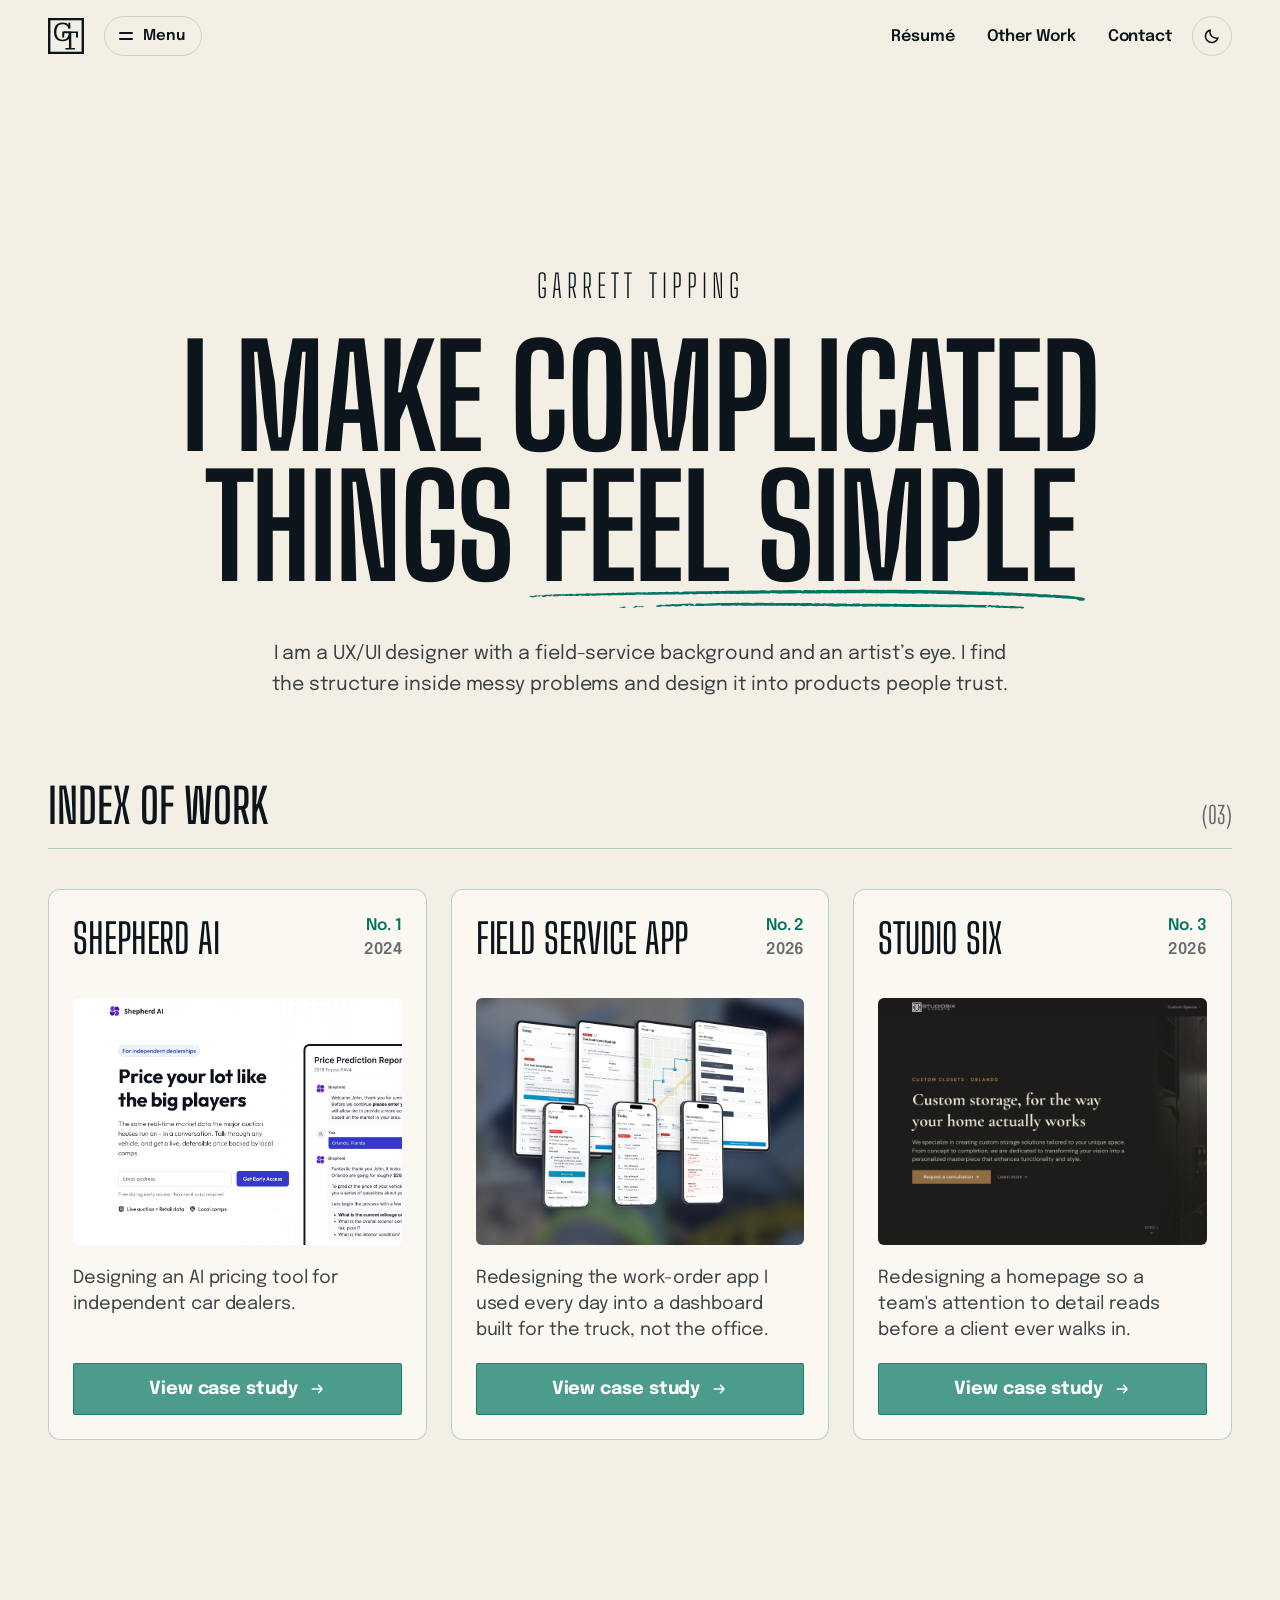
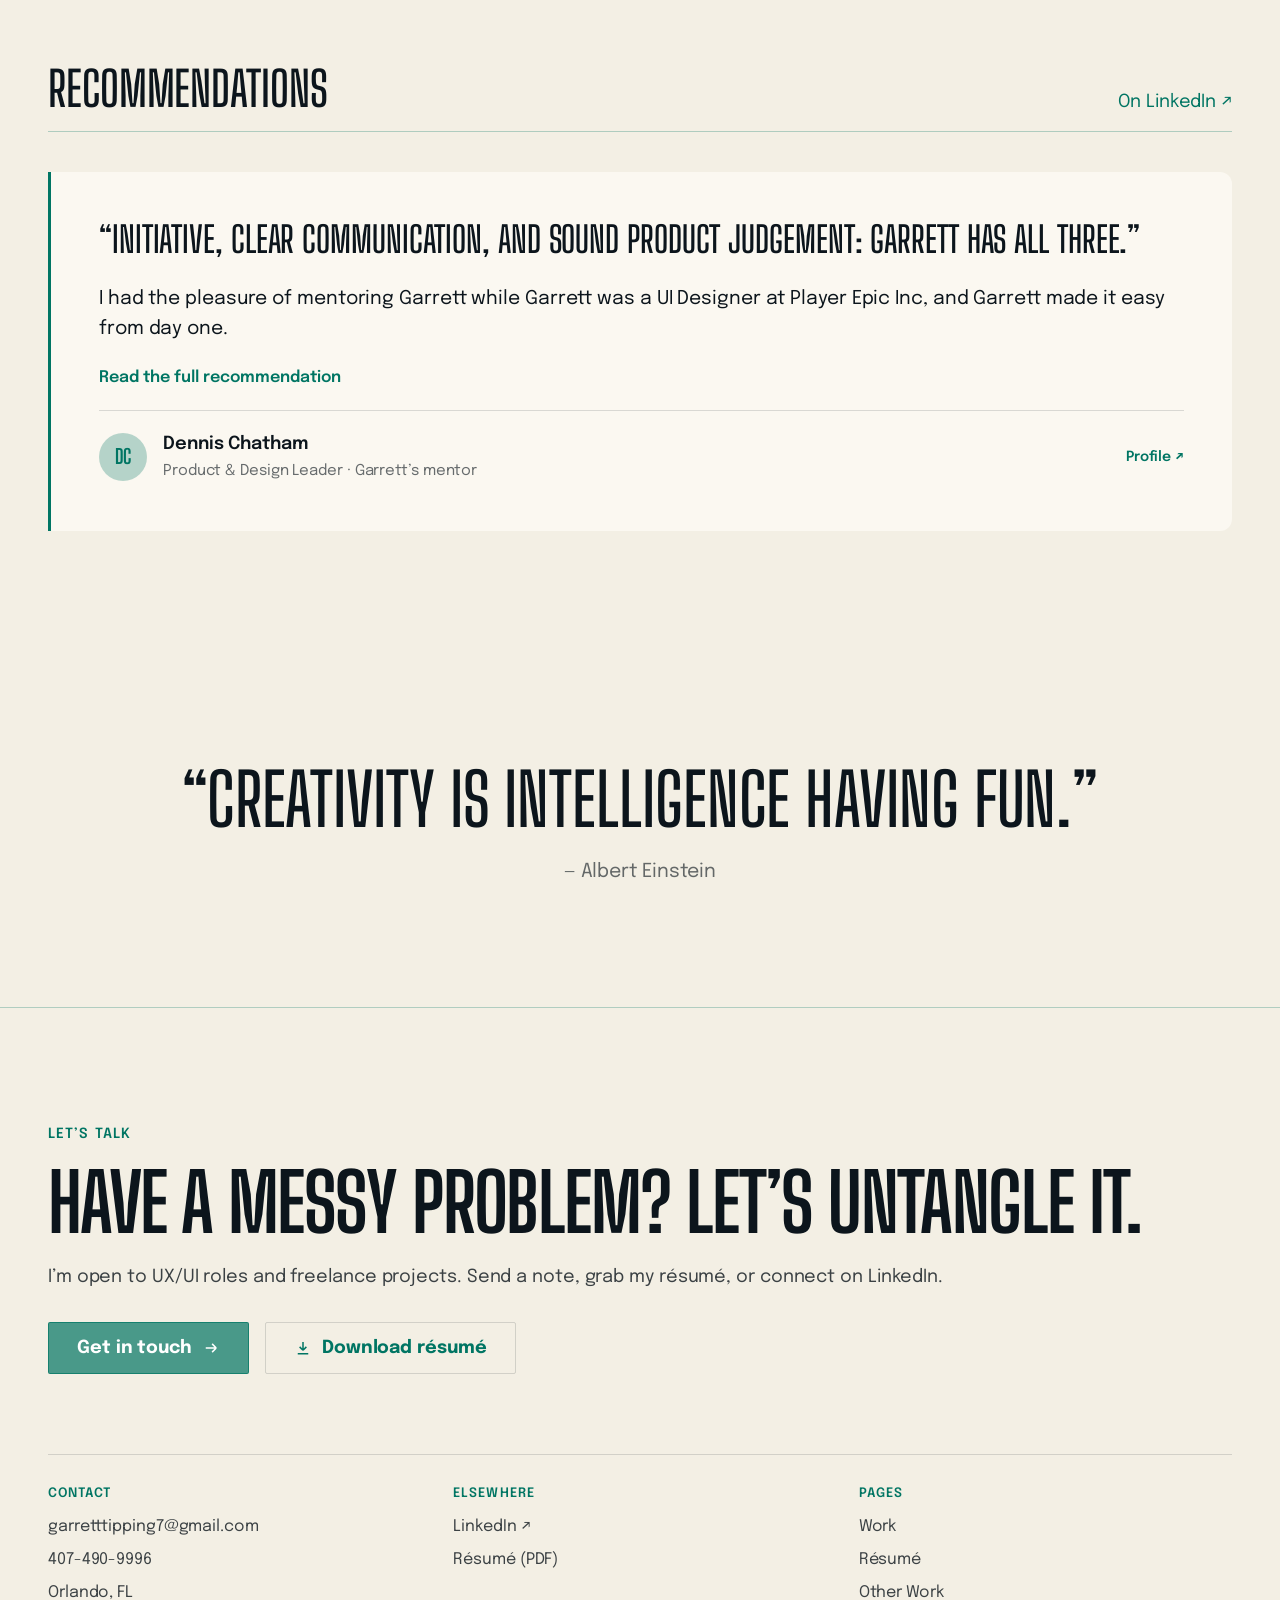
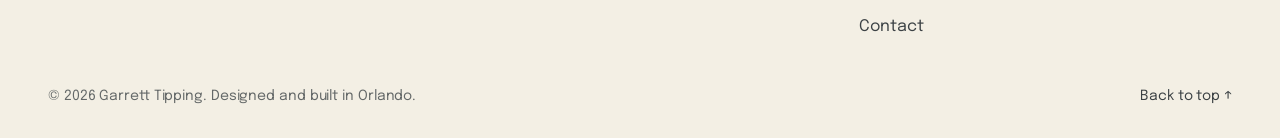
<file: index.html>
<!doctype html>
<html lang="en" id="top">
<head>
  <meta charset="utf-8">
  <meta name="viewport" content="width=device-width, initial-scale=1">
  <title>Garrett Tipping · UX/UI Designer</title>
  <meta name="description" content="Garrett Tipping is a UX/UI designer in Orlando with a field-service background and an artist’s eye.">
  <meta name="theme-color" content="#0c151c">
  <meta property="og:title" content="Garrett Tipping · UX/UI Designer">
  <meta property="og:description" content="Garrett Tipping is a UX/UI designer in Orlando with a field-service background and an artist’s eye.">
  <meta property="og:type" content="website">
  <link rel="canonical" href="https://garretttipping.netlify.app/">
  <meta property="og:url" content="https://garretttipping.netlify.app/">
  <meta property="og:site_name" content="Garrett Tipping">
  <meta property="og:image" content="https://garretttipping.netlify.app/assets/og-image.jpg">
  <meta property="og:image:width" content="1200">
  <meta property="og:image:height" content="630">
  <meta property="og:image:alt" content="Garrett Tipping, UX/UI designer: I make complicated things feel simple.">
  <meta name="twitter:card" content="summary_large_image">
  <link rel="icon" href="/assets/favicon.svg" type="image/svg+xml">
  <link rel="preconnect" href="https://fonts.googleapis.com">
  <link rel="preconnect" href="https://fonts.gstatic.com" crossorigin>
  <link rel="stylesheet" href="https://fonts.googleapis.com/css2?family=Big+Shoulders+Display:wght@300;500;600;700&family=Epilogue:wght@400;500;600;700&display=swap">
  <link rel="stylesheet" href="/css/styles.css">
  <script>(function(d){d.classList.add('js');var t;try{t=localStorage.getItem('theme')}catch(e){}if(t!=='light'&&t!=='dark')t=matchMedia('(prefers-color-scheme: light)').matches?'light':'dark';d.dataset.theme=t})(document.documentElement)</script>
  <script src="/js/main.js" defer></script>
</head>
<body>
  <!-- site-header current="" -->
  <a class="skip-link" href="#main">Skip to content</a>
  <header class="site-header">
    <div class="container">
      <div class="hdr-left">
      <a class="logo" href="/index.html" aria-label="Garrett Tipping, home">
      <svg viewBox="0 0 36 36" aria-hidden="true" focusable="false">
        <rect class="frame" x="0.66" y="0.53" width="34.68" height="34.95" fill="none" stroke="currentColor" stroke-width="3.52"/>
        <path fill="currentColor" d="M23.25 13.9167C23.25 15.1482 23.0894 16.324 22.7684 17.4445C22.4588 18.5647 21.9544 19.5556 21.255 20.4166C20.567 21.2778 19.6727 21.9676 18.5721 22.4862C17.4828 22.9954 16.1643 23.25 14.6164 23.25C13.0456 23.25 11.7156 22.9907 10.6264 22.4722C9.53715 21.9444 8.64284 21.25 7.94343 20.3889C7.2555 19.5278 6.75673 18.5324 6.4472 17.4028C6.14907 16.2731 6 15.1018 6 13.8889C6 12.6759 6.14907 11.5046 6.4472 10.375C6.75673 9.24534 7.2555 8.24535 7.94343 7.37498C8.64284 6.5046 9.53715 5.81018 10.6264 5.29166C11.7156 4.76389 13.0456 4.5 14.6164 4.5C16.0037 4.5 17.1905 4.69906 18.1764 5.09722C19.1625 5.49534 19.8905 6.10183 20.3606 6.91665V4.80554H22.3728V10.75H20.3606C20.3606 10.0926 20.2059 9.48147 19.8963 8.91667C19.5982 8.34259 19.1912 7.85185 18.6751 7.44442C18.1593 7.03703 17.5458 6.71756 16.835 6.48609C16.1356 6.24537 15.396 6.125 14.6164 6.125C13.401 6.125 12.3921 6.35647 11.5895 6.81942C10.7984 7.28239 10.162 7.88888 9.68047 8.63889C9.19889 9.38889 8.85493 10.2222 8.64859 11.1389C8.45365 12.0555 8.3562 12.9721 8.3562 13.8889C8.3562 14.7962 8.45365 15.713 8.64859 16.6389C8.85493 17.5555 9.19889 18.3843 9.68047 19.125C10.162 19.8565 10.7984 20.4584 11.5895 20.9306C12.3921 21.3935 13.401 21.625 14.6164 21.625C16.428 21.625 17.8553 21.0602 18.8988 19.9306C19.9422 18.8009 20.5613 17.213 20.7562 15.1667H15.7859V13.5417H23.25V13.9167Z"/>
        <path fill="currentColor" d="M30 19.5827H28.0228V15.1138H23.291V29.8862H26.8399V31.5H17.3933V29.8862H20.959V15.1138H16.2272V19.5827H14.25V13.5H30V19.5827Z"/>
      </svg>
      </a>
      <button class="menu-btn" type="button" aria-expanded="false" aria-controls="site-menu">
        <span class="menu-icon" aria-hidden="true"><i></i><i></i></span><span class="menu-label">Menu</span>
      </button>
      </div>
      <div class="hdr-right">
      <nav class="site-nav" aria-label="Main">
        <ul>
          <li><a href="/about.html">Résumé</a></li>
          <li><a href="/other-work.html">Other Work</a></li>
          <li><a href="/contact.html">Contact</a></li>
        </ul>
      </nav>
      <button class="theme-btn" type="button" aria-label="Switch to light mode" title="Switch to light mode">
        <svg class="i-sun" viewBox="0 0 24 24" fill="none" stroke="currentColor" stroke-width="2" stroke-linecap="round" aria-hidden="true"><circle cx="12" cy="12" r="4.2"/><path d="M12 2.5v2.2M12 19.3v2.2M2.5 12h2.2M19.3 12h2.2M5.3 5.3l1.6 1.6M17.1 17.1l1.6 1.6M5.3 18.7l1.6-1.6M17.1 6.9l1.6-1.6"/></svg>
        <svg class="i-moon" viewBox="0 0 24 24" fill="none" stroke="currentColor" stroke-width="2" stroke-linejoin="round" aria-hidden="true"><path d="M20 14.5A8.5 8.5 0 0 1 9.5 4a8.5 8.5 0 1 0 10.5 10.5Z"/></svg>
      </button>
      </div>
    </div>
    <div class="site-menu" id="site-menu" hidden>
      <div class="container">
        <div class="menu-grid">
          <div class="menu-col">
            <h2 class="menu-h">Case studies</h2>
            <ul>
              <li><a href="/shepherd-ai.html"><strong>Shepherd AI</strong><span>AI vehicle pricing for dealers</span></a></li>
              <li><a href="/field-service.html"><strong>Field Service App</strong><span>Work-order redesign for gas techs</span></a></li>
              <li><a href="/studio-six.html"><strong>Studio Six Closets</strong><span>Homepage redesign · consultations</span></a></li>
            </ul>
          </div>
          <div class="menu-col">
            <h2 class="menu-h">Experience</h2>
            <ul>
              <li><a href="/about.html#job-studio-six"><strong>Studio Six Closets</strong><span>UX/UI Designer &amp; Researcher · 2026 – now</span></a></li>
              <li><a href="/about.html#job-horizon-terra"><strong>Horizon Terra Solutions</strong><span>Brand Designer · 2026</span></a></li>
              <li><a href="/about.html#job-teco"><strong>TECO Peoples Gas</strong><span>Utility Technician II · 2022 – 2026</span></a></li>
              <li><a href="/about.html#job-shepherd-ai"><strong>Shepherd AI</strong><span>User Experience Designer · 2024</span></a></li>
              <li><a href="/about.html#job-player-epic"><strong>Player Epic</strong><span>UI Designer · 2024</span></a></li>
            </ul>
          </div>
          <div class="menu-col">
            <h2 class="menu-h">Other work</h2>
            <ul>
              <li><a href="/other-work.html"><strong>Art</strong><span>Personal artwork and illustration</span></a></li>
              <li><a href="/other-work.html#experiments"><strong>Experiments</strong><span>Side projects and explorations</span></a></li>
              <li><a href="/building-this-site.html"><strong>Building this site</strong><span>Figma Sites → hand-written code</span></a></li>
            </ul>
          </div>
          <div class="menu-col">
            <h2 class="menu-h">About</h2>
            <ul>
              <li><a href="/about.html" class="menu-dot"><strong>Résumé</strong><span>4.5 yrs field ops → UX/UI design</span></a></li>
              <li><a href="/about.html#recommendations"><strong>Recommendations</strong><span>From mentor Dennis Chatham</span></a></li>
              <li><a href="/contact.html"><strong>Contact</strong><span>Form, email or phone</span></a></li>
            </ul>
          </div>
        </div>
        <div class="menu-foot">
          <a href="mailto:garretttipping7@gmail.com">garretttipping7@gmail.com</a>
          <a href="tel:+14074909996">407-490-9996</a>
          <a href="https://www.linkedin.com/in/garrett-tipping-ba7260289/" target="_blank" rel="noopener">LinkedIn ↗</a>
          <a href="/assets/Garrett-Tipping-Resume.pdf" download>Résumé PDF ↓</a>
        </div>
      </div>
    </div>
  </header>
  <!-- /site-header -->

  <main id="main">
    <section class="hero container">
      <p class="name">Garrett Tipping</p>
      <h1>I make complicated things <span class="hl">feel simple<svg class="scribble" viewBox="0 0 379 35" preserveAspectRatio="none" aria-hidden="true" focusable="false"><path d="M9.42296 14.8087C10.3895 15.1522 11.3723 14.6859 11.9413 14.0492C12.5104 13.4125 12.9274 13.4208 13.3379 13.7531C14.0199 14.415 14.4435 14.0994 15.0027 13.9486C15.562 13.7978 15.5685 13.4739 15.8531 13.1555C15.9953 12.9964 16.4123 13.0048 16.4058 13.3287C16.3961 13.8146 16.3896 14.1385 16.8066 14.1469C17.6406 14.1637 18.3389 14.0157 19.1729 14.0324C20.285 14.0548 21.1288 13.5856 22.1051 13.4432C23.0814 13.3008 24.0479 13.6443 25.021 13.6638C25.2957 13.8314 25.577 13.675 25.8583 13.5186C26.7021 13.0495 27.5296 13.3902 28.2214 13.5661C29.0522 13.7448 29.7504 13.5968 30.4487 13.4488C31.147 13.3008 31.9745 13.6415 32.6663 13.8174C32.9443 13.823 33.3679 13.5074 33.7881 13.3538C34.3507 13.0411 34.9067 13.0523 35.5985 13.2282C36.565 13.5717 37.8161 13.5968 38.7956 13.2924C39.7752 12.988 40.8612 14.3061 41.5855 12.8624C41.7278 12.7032 42.0058 12.7088 42.0025 12.8708C42.9593 13.7002 43.9389 13.3958 45.0509 13.4181C46.0272 13.2757 47.1393 13.298 48.1156 13.1556C49.0919 13.0132 50.2137 12.5496 51.177 13.0551C52.1598 12.5887 53.2621 13.097 54.2351 13.1165C54.6521 13.1249 55.0691 13.1333 55.6284 12.9825C55.9064 12.9881 56.33 12.6725 56.6047 12.8401C58.8256 13.0467 60.9237 12.4407 63.0023 12.8066C63.4193 12.815 63.9721 12.9881 64.2533 12.8317C64.9614 12.1978 65.7824 12.8624 66.4839 12.5525C67.1855 12.2425 68.0163 12.4212 68.7113 12.4352C69.4063 12.4491 70.2436 12.3039 70.9321 12.6418C71.0679 12.8066 71.2069 12.8094 71.3492 12.6502C72.3352 12.0219 73.444 12.2062 74.4236 11.9018C74.9829 11.751 75.3999 11.7594 75.8136 11.9297C76.4989 12.4296 77.207 11.7957 77.8987 11.9716C82.3404 12.3849 86.6561 12.1476 90.4158 11.8991L91.2499 11.9158C93.0569 11.9521 94.864 11.9884 96.6744 11.8628C97.6474 11.8823 98.4815 11.8991 99.4578 11.7567C100.159 11.4467 100.993 11.4635 101.682 11.8014C102.648 12.1448 103.777 11.3573 104.74 11.8628C104.737 12.0248 105.018 11.8684 105.16 11.7092C105.445 11.3909 105.723 11.3964 106.14 11.4048C107.252 11.4272 108.487 12.2621 109.625 10.9887C109.767 10.8296 110.042 10.9971 110.181 10.9999C111.419 11.6729 112.806 11.8628 114.063 11.564C115.043 11.2596 115.877 11.2764 116.85 11.2959C117.962 11.3183 119.077 11.1786 120.186 11.3629C121.295 11.5473 122.417 11.0837 123.522 11.43C123.8 11.4356 124.359 11.2848 124.641 11.1284C125.064 10.8128 125.342 10.8184 125.756 10.9888C126.723 11.3323 127.835 11.3546 128.811 11.2122C129.648 11.067 130.485 10.9218 131.32 10.9385C131.737 10.9469 132.16 10.6313 132.574 10.8017C133.398 11.3043 134.378 11 135.212 11.0167C136.181 11.1982 137.29 11.3825 138.131 11.0754C139.246 10.9357 140.216 11.1173 141.325 11.3016C142.576 11.3267 143.982 10.5448 145.223 11.0558C147.871 10.7849 150.373 10.8352 153.014 10.8883C153.987 10.9078 154.957 11.0894 155.937 10.785C156.774 10.6398 157.747 10.6593 158.581 10.6761C159.971 10.704 161.361 10.7319 162.615 10.5951C163.45 10.6118 164.145 10.6258 164.853 9.99191C164.853 9.99191 165.134 9.83553 165.131 9.9975C165.667 10.9805 166.375 10.3466 167.07 10.3605C168.176 10.7068 169.427 10.7319 170.539 10.7543C172.207 10.7878 173.749 10.1707 175.268 10.6873C175.407 10.6901 175.55 10.5309 175.689 10.5337C176.384 10.5476 177.082 10.3997 177.777 10.4136C179.723 10.4527 181.805 10.6566 183.764 10.0478C184.323 9.89701 184.876 10.0701 185.29 10.2405C186.256 10.584 187.09 10.6007 188.07 10.2963C188.348 10.3019 188.626 10.3075 188.901 10.4751C189.592 10.651 190.433 10.3438 191.125 10.5198C192.095 10.7013 192.948 9.74622 193.908 10.4136L197.522 10.4863L197.939 10.4946C198.217 10.5002 198.638 10.3466 199.058 10.193C199.339 10.0367 199.756 10.045 200.031 10.2126C200.581 10.5477 201.279 10.3997 201.835 10.4109C202.252 10.4193 202.675 10.1037 202.95 10.2712C203.781 10.45 204.615 10.4667 205.452 10.3215C206.29 10.1763 207.117 10.517 208.097 10.2126C208.934 10.0674 209.904 10.2489 210.741 10.1037C211.698 10.9331 212.69 9.98084 213.66 10.1624C213.799 10.1652 214.077 10.1707 214.213 10.3355C214.762 10.6706 215.318 10.6818 215.742 10.3662C216.166 10.0507 216.722 10.0618 217.135 10.2322C217.969 10.2489 218.942 10.2685 219.78 10.1233C221.17 10.1512 222.414 10.5003 223.675 10.0395C224.499 10.5422 225.479 10.2378 226.313 10.2545C226.866 10.4277 227.289 10.1121 227.716 9.6346C227.858 9.47542 228.14 9.31904 228.272 9.64577C228.401 10.1345 228.676 10.302 229.093 10.3104C229.788 10.3244 230.341 10.4975 230.903 10.1847C231.185 10.0284 231.463 10.0339 231.88 10.0423C232.843 10.5478 233.819 10.4054 234.935 10.2657C235.769 10.2825 236.732 10.7879 237.579 10.1568C237.721 9.99764 237.996 10.1652 238.132 10.33C238.963 10.5087 241.329 10.3942 242.166 10.249L243.56 10.1149C244.668 10.2992 245.784 10.1596 246.896 10.182C249.117 10.3886 251.208 10.1066 253.422 10.6372L254.257 10.6539C254.677 10.5003 255.097 10.3467 255.372 10.5143C256.62 10.7014 257.874 10.5646 258.986 10.5869C259.545 10.4361 260.098 10.6093 260.512 10.7796C260.926 10.95 261.343 10.9583 261.624 10.802C264.136 10.3663 266.635 10.5786 269.133 10.7908C269.819 11.2907 270.666 10.6596 271.493 11.0002C272.344 10.2072 273.165 10.8718 274.138 10.8913C274.833 10.9053 275.521 11.2432 276.226 10.7713C276.368 10.6121 276.785 10.6205 276.921 10.7852C278.02 11.4554 279.274 11.3186 280.39 11.179C281.929 10.7238 283.302 11.5616 284.838 11.2684C285.665 11.609 286.642 11.4666 287.476 11.4834C290.534 11.5448 293.589 11.7682 296.511 11.6649C297.484 11.6845 298.309 12.1871 299.282 12.2067C300.116 12.2234 300.959 11.7543 301.923 12.2597C302.889 12.6032 303.736 11.9721 304.706 12.1536C305.537 12.3324 306.232 12.3463 306.927 12.3603C307.48 12.5334 308.036 12.5446 308.595 12.3938C309.714 12.0922 310.948 12.9272 312.073 12.3017C312.216 12.1425 312.351 12.3072 312.49 12.31C313.315 12.8127 314.152 12.6675 314.986 12.6842C316.098 12.7066 317.356 12.4078 318.6 12.7568C319.706 13.1031 320.821 12.9635 322.075 12.8267C322.492 12.835 322.909 12.8434 323.184 13.011C324.561 13.6868 326.1 13.2316 327.629 13.2623C328.185 13.2735 328.612 12.796 329.161 13.1311C329.708 13.6281 330.416 12.9942 330.823 13.4885C332.213 13.5165 333.584 14.5162 335.129 13.7371C335.132 13.5751 335.407 13.7426 335.546 13.7454C336.645 14.4156 337.903 14.1169 339.011 14.3012C340.123 14.3235 341.1 14.1811 342.205 14.5274C342.758 14.7005 343.589 14.8792 344.3 14.0834L344.439 14.0862C344.837 15.0663 345.823 14.438 346.372 14.7731C346.647 14.9407 347.058 15.273 347.478 15.1194C348.176 14.9714 348.865 15.3093 349.702 15.1641C350.536 15.1808 351.228 15.3568 352.062 15.3735C353.449 15.5634 354.839 15.5914 356.368 15.6221C356.924 15.6332 357.483 15.4824 357.894 15.8148C358.857 16.3202 359.833 16.1778 360.806 16.1973C361.22 16.3677 361.64 16.2141 362.054 16.3844C363.02 16.7279 363.854 16.7447 364.824 16.9262L370.653 17.5294C371.762 17.7137 372.867 18.06 373.821 19.0513C374.092 19.3809 374.367 19.5484 374.645 19.554C375.615 19.7355 376.591 19.5931 377.435 19.124C377.716 18.9676 377.997 18.8112 378.007 18.3253C378.447 17.1999 378.182 16.5465 377.219 16.041L376.255 15.5355L372.522 14.4883C370.999 14.1337 369.47 14.103 368.087 13.7511C366.981 13.4048 365.872 13.2205 364.76 13.1982L361.434 12.6452C360.183 12.6201 359.071 12.5978 357.826 12.2487C357.27 12.2375 356.714 12.2263 356.151 12.5391C355.589 12.8519 355.314 12.6843 354.907 12.19C354.5 11.6958 353.659 12.0029 352.967 11.827C352.001 11.4835 351.17 11.3048 350.19 11.6092C350.051 11.6064 349.77 11.7628 349.634 11.598C348.532 11.0898 347.136 11.3858 345.891 11.0367C344.368 10.682 342.978 10.6541 341.449 10.6234C339.92 10.5927 338.262 10.0733 336.723 10.5284C336.584 10.5256 336.306 10.52 336.031 10.3525C335.068 9.84704 333.814 9.98389 332.705 9.79958C331.596 9.61527 330.342 9.7521 329.233 9.56779C327.988 9.21872 326.873 9.35833 325.761 9.33599L324.51 9.31085C323.676 9.2941 322.7 9.43653 321.879 8.7719L321.736 8.93107C320.479 9.22987 319.373 8.8836 318.119 9.02043C317.285 9.00367 316.448 9.14889 315.623 8.64623C315.349 8.47867 315.071 8.47308 314.793 8.4675C312.843 8.59036 310.904 8.22733 308.961 8.02627C308.547 7.85592 308.266 8.01229 307.846 8.16588C307.568 8.16029 307.558 8.64621 307.144 8.47587C306.317 8.13517 305.486 7.95645 304.513 7.9369C303.54 7.91735 302.57 7.73582 301.597 7.71627L296.037 7.60456C295.481 7.59339 294.931 7.25827 294.511 7.41186C293.809 7.72183 293.266 7.0628 292.707 7.2136C292.012 7.19964 291.453 7.35042 290.758 7.33646C290.476 7.49284 290.337 7.49005 290.063 7.32249C288.682 6.80866 287.289 6.9427 285.76 6.91198C279.508 6.62434 273.113 6.49588 266.858 6.3702C266.163 6.35624 265.471 6.1803 264.776 6.16634C264.224 5.9932 263.522 6.30318 262.827 6.28921C262.268 6.44001 261.718 6.1049 261.02 6.2529C260.183 6.39812 259.349 6.38136 258.518 6.20263C257.826 6.0267 257.125 6.33667 256.297 5.99597C255.608 5.65808 254.907 5.96805 254.209 6.11606L253.931 6.11047C252.832 5.44026 251.703 6.22775 250.594 6.04344C249.899 6.02948 249.208 5.85354 248.652 5.84237C247.957 5.8284 247.255 6.13838 246.563 5.96245C244.617 5.92335 242.665 6.20817 240.722 6.00711C240.156 6.48184 239.335 5.81722 238.772 6.12998C238.071 6.43995 237.525 5.94287 236.83 5.92891L235.718 5.90657L228.906 5.76972C227.655 5.74458 226.265 5.71666 225.011 5.85349C224.173 5.9987 223.339 5.98193 222.644 5.96797C221.668 6.11039 220.698 5.92887 219.725 5.90932C218.752 5.88977 217.779 5.87023 216.803 6.01265C215.827 6.15506 214.86 5.81158 213.874 6.4399C213.735 6.43711 213.46 6.26955 213.182 6.26396C212.907 6.09641 212.494 5.92608 212.073 6.07966C211.1 6.06011 209.992 5.87579 209.012 6.18018C208.029 6.64653 207.218 5.49601 206.374 5.96516C205.53 6.4343 204.693 6.57952 203.862 6.40079C202.889 6.38124 202.062 6.04055 201.085 6.18296C200.245 6.49014 199.421 5.98748 198.444 6.1299C197.746 6.2779 197.193 6.10476 196.498 6.0908C195.942 6.07963 195.522 6.23321 195.234 6.71352C195.089 7.03467 194.814 6.86711 194.678 6.70235C194.403 6.5348 194.271 6.20809 193.993 6.2025C193.156 6.34771 192.312 6.81685 191.487 6.31419C190.647 6.62136 189.68 6.27788 188.846 6.26112C188.151 6.24716 187.45 6.55713 186.616 6.54037C186.477 6.53758 186.334 6.69675 186.189 7.0179C186.182 7.34183 186.04 7.50102 185.898 7.66019C185.901 7.49822 185.765 7.33346 185.769 7.17149C185.775 6.84756 185.504 6.51803 185.226 6.51244L176.19 6.33091C175.492 6.47891 174.651 6.78609 173.963 6.4482C173.135 6.10751 172.566 6.7442 171.732 6.72744C170.067 6.53196 168.257 6.65762 166.589 6.62411C165.755 6.60735 165.06 6.59339 164.223 6.7386C163.382 7.04578 162.267 7.18539 161.3 6.84191C159.778 6.48725 158.245 6.61851 156.71 6.91172L154.208 6.86145C153.235 6.8419 152.262 6.82236 151.285 6.96478C150.312 6.94523 149.485 6.60453 148.505 6.90892C147.519 7.53724 146.705 6.54868 145.725 6.85306L144.613 6.83072C143.63 7.29707 142.799 7.11834 141.826 7.09879C140.714 7.07645 139.602 7.0541 138.487 7.19372C137.931 7.18255 137.511 7.33614 136.958 7.163C136.263 7.14904 135.429 7.13229 134.731 7.28029C133.893 7.4255 133.059 7.40875 132.225 7.39199C131.53 7.37803 130.832 7.52602 129.991 7.8332C129.303 7.4953 128.472 7.31658 127.635 7.46179C126.801 7.44503 125.97 7.2663 125.126 7.73545C124.984 7.89462 124.57 7.72427 124.292 7.71869C124.017 7.55114 123.742 7.38359 123.461 7.53998C122.482 7.84436 121.373 7.66005 120.397 7.80246L118.589 7.76616L116.782 7.72985C116.087 7.71589 115.525 8.02866 114.972 7.85552C114.28 7.67959 113.715 8.15431 113.162 7.98117C112.609 7.80803 112.046 8.1208 111.49 8.10963L108.988 8.05936C108.154 8.0426 107.314 8.34978 106.486 8.00909C105.516 7.82757 104.673 8.29671 103.971 8.60668C103.27 8.91665 102.694 9.87728 102.164 8.57037C102.025 8.56758 101.889 8.40283 101.75 8.40004C100.218 8.53128 98.6986 8.01466 97.2922 8.79657C96.3224 8.61505 95.3299 9.56729 94.5186 8.41677L93.8236 8.4028C93.261 8.71556 92.4303 8.53684 91.8677 8.84961C91.1662 9.15958 90.6199 8.66252 89.9249 8.64855C88.8096 8.78818 87.7008 8.60386 86.5822 8.90545C85.7514 8.72673 84.9174 8.70997 84.0834 8.69321C83.2493 8.67645 82.538 9.47233 81.717 8.8077C81.5812 8.64295 81.2967 8.96128 81.0187 8.9557C80.5952 9.27125 80.3172 9.26568 79.7611 9.25451C78.7913 9.07299 77.8151 9.21541 76.842 9.19586C75.869 9.17631 74.7602 8.99199 73.7871 8.97244C73.6481 8.96965 73.3701 8.96407 73.2278 9.12325C72.5263 9.43322 71.6955 9.25448 70.8615 9.23773C69.1901 9.36618 67.6611 9.33547 66.132 9.30474C65.715 9.29637 65.2947 9.44995 65.1459 9.93306C64.8614 10.2514 64.8679 9.92748 64.7322 9.76272C64.5964 9.59796 64.4607 9.43319 64.3217 9.43039C63.7656 9.41922 63.3454 9.57282 62.7861 9.72362C62.2268 9.87442 61.6643 10.1872 61.2635 9.36895C60.701 9.68171 59.9994 9.9917 59.4434 9.98052C58.8874 9.96935 58.3379 9.63425 57.7819 9.62308C57.5006 9.77946 57.2258 9.6119 57.0836 9.77107C55.8227 10.2318 54.714 10.0475 53.4629 10.0224C52.3476 10.162 51.2323 10.3017 50.1202 10.2793C48.8692 10.2542 47.7571 10.2318 46.6418 10.3714C46.0825 10.5222 45.6655 10.5139 45.2485 10.5055C44.8315 10.4971 44.2787 10.324 43.8584 10.4776C43.2992 10.6284 42.8854 10.458 42.4684 10.4496C41.7701 10.5976 41.2173 10.4245 40.6613 10.4133C40.1053 10.4022 39.4135 10.2262 38.8509 10.539C37.5934 10.8378 36.4781 10.9774 35.2303 10.7903C34.2605 10.6088 33.1354 11.2343 32.1689 10.8908C32.0331 10.7261 31.7519 10.8825 31.7486 11.0444C31.1828 11.5192 30.7658 11.5108 30.0773 11.1729C29.5245 10.9997 28.8262 11.1477 28.1377 10.8098C27.7239 10.6395 27.3036 10.7931 27.1581 11.1142C27.0126 11.4354 26.7314 11.5918 26.5956 11.427C26.0461 11.0919 25.6291 11.0835 25.2088 11.2371C24.6463 11.5499 24.087 11.7007 23.5375 11.3656C23.2627 11.198 23.1204 11.3572 22.8424 11.3516C21.8629 11.656 20.8931 11.4744 19.92 11.4549C19.225 11.4409 18.53 11.427 17.8317 11.575C17.2692 11.8877 16.5709 12.0357 15.8758 12.0218C15.3231 11.8486 14.767 11.8375 14.2012 12.3122C13.5192 11.6504 12.8079 12.4462 12.2552 12.2731C11.1464 12.0888 10.3091 12.234 9.45876 13.0271C9.03523 13.3426 8.76698 12.8511 8.48896 12.8456C8.46293 14.1413 8.59543 14.468 9.42296 14.8087ZM3.29692 15.1717C4.13746 14.8646 5.24951 14.8869 5.96082 14.091C6.10308 13.9318 6.38109 13.9374 6.37458 14.2614C6.36156 14.9092 6.63958 14.9148 6.92085 14.7585C7.34437 14.4429 7.49314 13.9598 7.64191 13.4767C7.65493 12.8288 8.06869 12.9991 8.48896 12.8456C8.34996 12.8428 8.21746 12.516 8.21746 12.516C7.38993 12.1753 6.95664 12.9768 6.39736 13.1276C5.69907 13.2756 5.02031 12.4518 4.17651 12.921L3.61072 13.3957C3.32946 13.5521 3.18394 13.8732 2.90918 13.7057C2.08491 13.203 1.37035 14.1608 0.688335 13.499C0.413576 13.3314 0.268062 13.6526 0.261553 13.9765L0.387542 14.6272C0.526549 14.63 0.807817 14.4736 0.807817 14.4736C1.48332 15.4594 2.31736 15.4761 3.29692 15.1717ZM87.3298 27.0681C88.4353 27.4144 89.5604 26.7889 90.5432 26.3225C90.8343 25.6803 90.9668 26.007 91.2383 26.3365C92.0756 26.1913 92.7673 26.3672 93.4591 26.5431C94.2866 26.8838 95.1239 26.7386 95.9612 26.5934C96.5173 26.6046 97.0863 25.9679 97.6423 25.9791C98.1983 25.9902 98.8836 26.4901 99.5754 26.666C99.8502 26.8336 100.131 26.6772 100.409 26.6828C100.826 26.6912 101.243 26.6995 101.389 26.3784C101.961 25.5797 102.217 26.7191 102.498 26.5627C102.776 26.5683 102.915 26.5711 103.196 26.4147C103.616 26.2611 104.037 26.1075 104.189 25.4625C104.334 25.1413 104.476 24.9821 104.89 25.1525C105.443 25.3256 105.86 25.334 106.545 25.8339C106.956 26.1662 107.515 26.0154 108.071 26.0265C108.769 25.8785 108.501 25.3871 108.511 24.9012C108.511 24.9012 108.517 24.5772 108.656 24.58C108.795 24.5828 109.073 24.5884 109.07 24.7504C109.193 25.563 109.603 25.8953 110.437 25.9121L115.164 26.007L117.527 26.0545C118.361 26.0713 119.192 26.25 120.032 25.9428C120.73 25.7948 121.422 25.9707 122.12 25.8227L124.067 25.8618C124.765 25.7138 125.457 25.8898 126.161 25.4178C126.443 25.2614 126.717 25.429 126.992 25.5965C127.542 25.9316 128.108 25.4569 128.66 25.6301C129.236 24.6694 129.921 25.1693 130.474 25.3424C130.888 25.5128 131.298 25.8451 131.579 25.6887C132.834 25.5519 133.939 25.8982 135.19 25.9233C135.607 25.9317 136.024 25.94 136.445 25.7865C137.424 25.4821 138.258 25.4988 139.231 25.5184C139.787 25.5295 140.621 25.5463 141.174 25.7195C141.863 26.0573 142.432 25.4206 143.123 25.5966C143.957 25.6133 144.653 25.6273 145.344 25.8032L146.039 25.8172C147.853 25.5296 149.657 25.7278 151.464 25.7641L153.688 25.8088C154.525 25.6636 155.495 25.8451 156.197 25.5352C157.034 25.39 157.716 26.0518 158.417 25.7418C158.841 25.4263 159.251 25.7586 159.665 25.9289C160.221 25.9401 160.648 25.4626 161.198 25.7977C161.476 25.8033 161.618 25.6441 161.893 25.8117C163.14 25.9988 164.395 25.8619 165.649 25.7251C166.344 25.739 167.042 25.591 167.734 25.767C168.148 25.9373 168.701 26.1105 169.263 25.7977C170.647 26.1496 172.05 25.5296 173.43 26.0435C173.705 26.211 174.125 26.0574 174.545 25.9038C175.386 25.5966 176.081 25.6106 176.909 25.9513C177.044 26.1161 177.322 26.1216 177.604 25.9653C178.583 25.6609 179.695 25.6832 180.658 26.1887C180.936 26.1943 181.353 26.2026 181.774 26.0491C182.333 25.8983 182.896 25.5855 183.452 25.5967C184.143 25.7726 184.832 26.1105 185.388 26.1217C185.802 26.292 186.219 26.3004 186.636 26.3088C188.31 26.0184 189.972 26.3758 191.65 25.9234C191.928 25.929 192.202 26.0965 192.481 26.1021C193.454 26.1217 194.427 26.1412 195.257 26.32C196.224 26.6634 196.932 26.0295 197.902 26.211L199.709 26.2474C199.987 26.2529 200.404 26.2613 200.824 26.1077C200.963 26.1105 201.105 25.9514 201.251 25.6302C201.535 25.3119 201.671 25.4766 201.665 25.8005C201.936 26.1301 202.211 26.2976 202.492 26.1413C203.472 25.8369 204.296 26.3395 205.266 26.521C205.683 26.5294 206.093 26.8617 206.375 26.7054C207.212 26.5601 208.046 26.5769 208.877 26.7556C209.43 26.9288 210.125 26.9427 210.823 26.7947C212.358 26.5015 213.752 26.3675 215.274 26.7221C215.413 26.7249 215.549 26.8897 215.691 26.7305C216.81 26.4289 217.78 26.6104 218.892 26.6328C219.587 26.6467 220.285 26.4987 220.844 26.3479C221.539 26.3619 222.228 26.6998 222.923 26.7138C223.479 26.7249 224.038 26.5741 224.601 26.2614C225.16 26.1106 225.577 26.1189 226.13 26.2921C227.368 26.9651 228.612 27.3142 229.873 26.8534C230.154 26.697 230.568 26.8674 230.985 26.8757C232.24 26.7389 233.352 26.7613 234.603 26.7864C234.745 26.6272 235.026 26.4708 235.162 26.6356C235.708 27.1327 236.407 26.9847 236.969 26.6719C237.528 26.5211 237.949 26.3675 238.498 26.7026C238.773 26.8702 239.187 27.0405 239.604 27.0489C241.695 26.7669 243.767 27.4566 245.865 26.8506C246.008 26.6915 246.282 26.859 246.561 26.8646C246.978 26.873 247.391 27.0433 247.808 27.0517C248.503 27.0657 249.202 26.9177 249.897 26.9316C250.592 26.9456 251.144 27.1187 251.84 27.1327C252.392 27.3058 252.955 26.9931 253.369 27.1634C254.477 27.3477 255.593 27.2081 256.566 27.2277C257.539 27.2472 258.509 27.4287 259.488 27.1243C260.468 26.82 261.424 27.6493 262.404 27.345L263.238 27.3617C264.218 27.0573 265.181 27.5628 266.157 27.4204C267.133 27.278 268.246 27.3003 269.219 27.3198C269.91 27.4958 270.47 27.345 271.026 27.3561C272.548 27.7108 274.1 26.6078 275.61 27.6103L276.166 27.6215C276.447 27.4651 276.731 27.1467 277.145 27.3171C277.556 27.6494 277.973 27.6578 278.399 27.1802C278.684 26.8619 278.807 27.6745 279.227 27.5209C280.064 27.3757 280.892 27.7164 281.732 27.4092C282.014 27.2528 282.431 27.2612 282.844 27.4316C284.367 27.7862 285.903 27.493 287.432 27.5237C288.13 27.3757 288.825 27.3897 289.52 27.4037C290.493 27.4232 291.605 27.4455 292.714 27.6298C293.823 27.8142 294.941 27.5126 296.053 27.5349C297.162 27.7192 298.413 27.7444 299.667 27.6075C300.502 27.6243 301.349 26.9932 302.17 27.6578C304.397 27.5405 306.469 28.2303 308.7 27.951C309.259 27.8002 309.954 27.8142 310.503 28.1493C310.778 28.3169 311.063 27.9985 311.344 27.8421C311.344 27.8421 311.483 27.8449 311.486 27.6829L311.351 27.5182L310.662 27.1803C310.665 27.0183 310.53 26.8536 310.672 26.6944C310.675 26.5324 310.817 26.3732 310.956 26.376C311.377 26.2224 311.651 26.39 311.923 26.7195C312.194 27.0491 312.327 27.3758 312.459 27.7025C312.595 27.8673 312.873 27.8729 313.019 27.5517C313.022 27.3897 313.164 27.2306 313.167 27.0686C313.313 26.7475 313.319 26.4235 313.727 26.9178C313.995 27.4093 314.696 27.0993 314.68 27.9092C314.674 28.2331 314.813 28.2359 314.955 28.0767C315.246 27.4344 315.663 27.4428 316.352 27.7807C318.146 28.4649 319.946 28.8251 321.763 28.3755C322.044 28.2191 322.18 28.3839 322.455 28.5515C322.872 28.5598 323.15 28.5654 323.564 28.7358C324.259 28.7497 324.963 28.2778 325.791 28.6185C326.479 28.9564 327.178 28.8084 328.008 28.9871C328.148 28.9899 328.422 29.1575 328.704 29.0011C329.547 28.5319 330.653 28.8782 331.626 28.8977C332.046 28.7442 332.457 29.0765 332.877 28.9229C333.582 28.4509 334.135 28.6241 334.82 29.124C335.369 29.4591 335.932 29.1463 336.494 28.8335C336.779 28.5152 336.789 28.0293 336.798 27.5434C336.666 27.2167 336.533 26.8899 336.116 26.8815C334.862 27.0184 333.621 26.5073 332.363 26.8061L331.807 26.795C330.43 26.1192 329.034 26.4152 327.786 26.2281C327.091 26.2141 326.396 26.2001 325.827 26.8368C325.542 27.1552 325.552 26.6693 325.558 26.3454C325.423 26.1806 325.429 25.8567 325.151 25.8511C324.307 26.3202 323.609 26.4682 322.788 25.8036C322.226 26.1164 321.544 25.4545 320.836 26.0884C320.412 26.404 320.137 26.2364 319.73 25.7422C319.326 25.0859 318.485 25.3931 317.79 25.3791C316.533 25.6779 315.285 25.4908 314.04 25.1418C313.766 24.9742 313.488 24.9686 313.21 24.963C312.796 24.7927 312.511 25.111 312.227 25.4294C312.081 25.7505 311.661 25.9041 311.529 25.5774C310.986 24.9183 310.291 24.9044 309.596 24.8904C306.259 24.8234 302.784 24.7536 299.451 24.5246C298.895 24.5134 298.333 24.8262 297.916 24.8178C295.84 24.29 293.752 24.4101 291.667 24.3682L287.497 24.2844C286.107 24.2564 284.859 24.0693 283.466 24.2034C282.072 24.3374 280.828 23.9884 279.434 24.1224L276.237 24.0582C275.125 24.0358 274.159 23.6923 273.04 23.9939C272.203 24.1391 271.514 23.8012 270.68 23.7845C269.849 23.6058 269.145 24.0777 268.314 23.899C267.622 23.723 266.927 23.7091 266.229 23.8571C265.669 24.0079 265.113 23.9967 264.557 23.9855C262.754 23.7873 260.947 23.7509 259.139 23.7146C258.444 23.7007 257.888 23.6895 257.326 24.0023C256.637 23.6644 255.942 23.6504 255.247 23.6364C254.135 23.6141 252.887 23.427 251.772 23.5666C250.376 23.8626 249.137 23.1896 247.88 23.4884L247.741 23.4856L242.042 23.3711C239.675 23.4856 237.183 22.9495 234.807 23.5498L234.39 23.5415C233.559 23.3627 232.725 23.346 231.891 23.3292C231.057 23.3125 230.216 23.6196 229.528 23.2817C228.697 23.103 227.856 23.4102 227.026 23.2315C226.334 23.0555 226.318 23.8654 226.03 24.3457C225.219 23.1952 225.219 23.1952 223.971 23.0081C222.998 22.9885 222.157 23.2957 221.187 23.1142C220.913 22.9466 220.492 23.1002 220.211 23.2566C219.645 23.7313 218.947 23.8793 218.401 23.3822C217.699 23.6922 217.004 23.6783 216.451 23.5051C215.763 23.1672 215.213 22.8321 214.509 23.304C213.823 22.8042 212.976 23.4353 212.288 23.0974C211.043 22.7483 209.782 23.2091 208.531 23.184C207.975 23.1728 207.267 23.8067 206.731 22.8237C206.036 22.8098 205.205 22.631 204.507 22.779C203.385 23.2426 202.276 23.0583 201.17 22.712C200.757 22.5417 200.065 22.3657 199.638 22.8433C199.208 23.4828 198.788 23.6363 198.384 22.9801C197.838 22.483 197.282 22.4718 196.583 22.6198C195.749 22.6031 194.912 22.7483 193.936 22.8907C193.38 22.8795 192.959 23.0331 192.41 22.698C191.308 22.1898 190.053 22.3266 188.799 22.4634C187.541 22.7622 186.3 22.2512 185.039 22.712C184.897 22.8711 184.622 22.7036 184.486 22.5388C183.659 22.1982 182.822 22.3434 181.988 22.3266C180.459 22.2959 178.787 22.4243 177.258 22.3936C176.424 22.3769 175.454 22.1953 174.617 22.3406C173.78 22.4858 172.807 22.4662 171.973 22.4494C171.003 22.2679 170.027 22.4103 169.054 22.3908C168.497 22.3796 168.074 22.6952 167.518 22.684C166.962 22.6728 166.409 22.4997 165.86 22.1646L164.887 22.1451C164.188 22.2931 163.493 22.2791 162.659 22.2623C160.154 22.374 157.655 22.1618 155.153 22.1115C154.597 22.1003 153.899 22.2483 153.2 22.3963C152.36 22.7035 151.387 22.684 150.556 22.5053C149.728 22.1646 148.891 22.3098 148.06 22.1311C147.09 21.9495 146.108 22.4159 145.141 22.0724C144.863 22.0668 144.579 22.3852 144.301 22.3796C143.884 22.3712 143.324 22.522 142.911 22.3516C142.086 21.849 141.239 22.4801 140.551 22.1422C139.012 22.5974 137.489 22.2427 135.957 22.374C135.123 22.3572 134.425 22.5052 133.591 22.4885C132.479 22.4661 131.509 22.2846 130.39 22.5862C129.427 22.0807 128.447 22.3851 127.329 22.6867L126.217 22.6644C123.996 22.4577 121.759 23.0609 119.531 23.1782C119.114 23.1698 118.555 23.3206 118.277 23.315C117.172 22.9687 116.056 23.1084 115.083 23.0888C114.113 22.9073 113.276 23.0525 113.108 24.5074C113.105 24.6694 112.82 24.9877 112.675 25.3089C112.539 25.1441 112.403 24.9794 112.406 24.8174C112.274 24.4907 111.443 24.3119 112.151 23.678C112.29 23.6808 112.429 23.6836 112.154 23.5161L112.015 23.5133C111.042 23.4937 110.079 22.9883 109.103 23.1307C108.543 23.2815 107.987 23.2703 107.292 23.2564C105.76 23.3876 104.37 23.3597 102.838 23.4909C101.166 23.6194 99.6242 24.2365 97.9659 23.7171C97.6879 23.7115 97.4066 23.8679 97.1286 23.8623C95.871 24.1611 94.7525 24.4627 93.5079 24.1136C93.0909 24.1053 92.6739 24.0969 92.5251 24.58C92.0951 25.2195 91.6683 25.697 90.9928 24.7112C90.162 24.5325 89.1922 24.351 88.3484 24.8201C87.9249 25.1357 87.6436 25.2921 87.2266 25.2837C86.8096 25.2753 86.5153 26.0796 86.6445 26.5683C86.638 26.8922 87.055 26.9006 87.3298 27.0681ZM71.1758 28.2019C72.0098 28.2186 72.8504 27.9114 73.4162 27.4367C73.9819 26.962 74.3957 27.1323 74.803 27.6266C75.2135 27.9589 75.233 26.9871 75.6468 27.1575L77.1693 27.5121C77.8611 27.688 77.8644 27.5261 78.0164 26.881C78.0229 26.5571 77.8936 26.0684 77.7514 26.2275C77.6124 26.2248 77.6091 26.3867 77.4669 26.5459C77.3246 26.7051 77.1823 26.8643 77.0433 26.8615C76.9043 26.8587 76.6263 26.8531 76.7751 26.37C76.9206 26.0488 76.7848 25.8841 76.5036 26.0405C75.5208 26.5068 74.5477 26.4873 73.4454 25.979C73.1707 25.8115 72.6146 25.8003 72.4691 26.1214C72.0391 26.7609 71.2051 26.7442 70.9108 27.5484C70.7718 27.5456 70.7653 27.8696 70.762 28.0315C70.901 28.0343 71.0368 28.1991 71.1758 28.2019ZM61.0153 28.6459L64.0734 28.7073C64.7685 28.7213 65.3343 28.2465 65.9 27.7718C66.0423 27.6126 65.9098 27.2859 65.7741 27.1212C65.5025 26.7916 65.2245 26.786 64.9465 26.7804C64.2515 26.7665 63.5532 26.9145 63.1232 27.554C62.8386 27.8723 62.5606 27.8668 62.1436 27.8584L61.0153 28.6459Z" fill="currentColor"/></svg></span></h1>
      <p>I am a UX/UI designer with a field-service background and an artist’s eye. I find the structure inside messy problems and design it into products people trust.</p>
    </section>

    <section class="section container" id="work" aria-labelledby="work-title">
      <div class="section-head reveal">
        <h2 id="work-title">Index of work</h2>
        <span class="count">(03)</span>
      </div>
      <div class="work-list">
        <article class="work-card reveal">
          <header>
            <h3>Shepherd AI</h3>
            <p class="meta"><span>No. 1</span><span>2024</span></p>
          </header>
          <a class="media media--shepherd-ai" href="/shepherd-ai.html" tabindex="-1" aria-hidden="true"><picture><source srcset="/assets/img/work-shepherd-ai.avif" type="image/avif"><img src="/assets/img/work-shepherd-ai.png" alt="Shepherd AI pricing tool screens" loading="lazy"></picture></a>
          <p class="summary">Designing an AI pricing tool for independent car dealers.</p>
          <a class="btn btn-primary" href="/shepherd-ai.html">View case study <svg class="arrow" viewBox="0 0 24 24" fill="none" stroke="currentColor" stroke-width="2" aria-hidden="true"><path d="M5 12h14m0 0-5.5-5.5M19 12l-5.5 5.5"/></svg><span class="visually-hidden">: Shepherd AI</span></a>
        </article>
        <article class="work-card reveal">
          <header>
            <h3>Field service app</h3>
            <p class="meta"><span>No. 2</span><span>2026</span></p>
          </header>
          <a class="media" href="/field-service.html" tabindex="-1" aria-hidden="true"><picture><source srcset="/assets/img/work-field-service-card.avif" type="image/avif"><img src="/assets/img/work-field-service-card.png" alt="Field service app shown on four tablets and three phones: the Today dashboard, a gas leak investigation, route map and truck inventory" loading="lazy"></picture></a>
          <p class="summary">Redesigning the work-order app I used every day into a dashboard built for the truck, not the office.</p>
          <a class="btn btn-primary" href="/field-service.html">View case study <svg class="arrow" viewBox="0 0 24 24" fill="none" stroke="currentColor" stroke-width="2" aria-hidden="true"><path d="M5 12h14m0 0-5.5-5.5M19 12l-5.5 5.5"/></svg><span class="visually-hidden">: Field service app</span></a>
        </article>
        <article class="work-card reveal">
          <header>
            <h3>Studio Six</h3>
            <p class="meta"><span>No. 3</span><span>2026</span></p>
          </header>
          <a class="media media--studio-six" href="/studio-six.html" tabindex="-1" aria-hidden="true"><picture><source srcset="/assets/img/work-studio-six.avif" type="image/avif"><img src="/assets/img/work-studio-six.jpg" alt="Studio Six Closets homepage redesign" loading="lazy"></picture></a>
          <p class="summary">Redesigning a homepage so a team's attention to detail reads before a client ever walks in.</p>
          <a class="btn btn-primary" href="/studio-six.html">View case study <svg class="arrow" viewBox="0 0 24 24" fill="none" stroke="currentColor" stroke-width="2" aria-hidden="true"><path d="M5 12h14m0 0-5.5-5.5M19 12l-5.5 5.5"/></svg><span class="visually-hidden">: Studio Six</span></a>
        </article>
      </div>
    </section>

    <section class="section container" id="recommendations" aria-labelledby="rec-title">
      <div class="section-head reveal">
        <h2 id="rec-title">Recommendations</h2>
        <a class="text-link" href="https://www.linkedin.com/in/garrett-tipping-ba7260289/details/recommendations/" target="_blank" rel="noopener">On LinkedIn ↗</a>
      </div>
      <div class="testimonials">
        <figure class="testimonial reveal">
          <p class="pull">“Initiative, clear communication, and sound product judgement: Garrett has all three.”</p>
          <blockquote cite="https://www.linkedin.com/in/garrett-tipping-ba7260289/details/recommendations/">
            <p>I had the pleasure of mentoring Garrett while Garrett was a UI Designer at Player Epic Inc, and Garrett made it easy from day one.</p>
            <div class="more" id="rec-dennis-more" hidden>
              <p>Garrett is a true go-getter. Garrett never waited to be handed the next problem, and always came to our sessions with work in progress and sharp questions. Garrett’s homepage redesign for Studio Six Closets shows it: Garrett started from the business problem (leads arriving unsure about price and process, and about one in four dropping out at the price). Garrett set measurable goals, and made smart calls about what to build now and what to shelve, like skipping a costly configurator to invest in a clearer consultation path.</p>
              <p>Garrett is also an excellent communicator, both in the work and with people. Explaining bespoke pricing honestly instead of showing a misleading “starting at” figure is a good example. Garrett explains decisions clearly and takes feedback without ego.</p>
              <p>Initiative, clear communication, and sound product judgement: Garrett has all three. Any team would be lucky to have Garrett.</p>
            </div>
          </blockquote>
          <button class="toggle" type="button" aria-expanded="false" aria-controls="rec-dennis-more">Read the full recommendation</button>
          <figcaption>
            <span class="avatar" aria-hidden="true">DC</span>
            <span>
              <cite>Dennis Chatham</cite>
              <span class="role">Product &amp; Design Leader · Garrett’s mentor</span>
            </span>
            <a class="source" href="https://www.linkedin.com/in/dchatham/" target="_blank" rel="noopener">Profile ↗</a>
          </figcaption>
        </figure>
      </div>
    </section>

    <section class="quote-band container reveal" aria-label="Quote">
      <blockquote>
        <p>“Creativity is intelligence having fun.”</p>
      </blockquote>
      <cite>— Albert Einstein</cite>
    </section>
  </main>

  <!-- site-footer cta -->
  <footer class="site-footer">
    <div class="container">
      <!-- cta -->
      <div class="footer-cta reveal">
        <p class="eyebrow">Let’s talk</p>
        <h2>Have a messy problem? Let’s untangle it.</h2>
        <p>I’m open to UX/UI roles and freelance projects. Send a note, grab my résumé, or connect on LinkedIn.</p>
        <div class="footer-actions">
          <a class="btn btn-primary" href="/contact.html">Get in touch <svg class="arrow" viewBox="0 0 24 24" fill="none" stroke="currentColor" stroke-width="2" aria-hidden="true"><path d="M5 12h14m0 0-5.5-5.5M19 12l-5.5 5.5"/></svg></a>
          <a class="btn btn-ghost" href="/assets/Garrett-Tipping-Resume.pdf" download><svg viewBox="0 0 24 24" fill="none" stroke="currentColor" stroke-width="2" aria-hidden="true"><path d="M12 4v11m0 0-4.5-4.5M12 15l4.5-4.5M5 19.5h14"/></svg> Download résumé</a>
        </div>
      </div>
      <!-- /cta -->
      <div class="footer-grid">
        <div>
          <h3>Contact</h3>
          <ul>
            <li><a href="mailto:garretttipping7@gmail.com">garretttipping7@gmail.com</a></li>
            <li><a href="tel:+14074909996">407-490-9996</a></li>
            <li>Orlando, FL</li>
          </ul>
        </div>
        <div>
          <h3>Elsewhere</h3>
          <ul>
            <li><a href="https://www.linkedin.com/in/garrett-tipping-ba7260289/" target="_blank" rel="noopener">LinkedIn ↗</a></li>
            <li><a href="/assets/Garrett-Tipping-Resume.pdf" download>Résumé (PDF)</a></li>
          </ul>
        </div>
        <div>
          <h3>Pages</h3>
          <ul>
            <li><a href="/index.html">Work</a></li>
            <li><a href="/about.html">Résumé</a></li>
            <li><a href="/other-work.html">Other Work</a></li>
            <li><a href="/contact.html">Contact</a></li>
          </ul>
        </div>
      </div>
      <div class="footer-bottom">
        <span>© <span data-year>2026</span> Garrett Tipping. Designed and built in Orlando.</span>
        <a href="#top">Back to top ↑</a>
      </div>
    </div>
  </footer>
  <!-- /site-footer -->
</body>
</html>
</file>
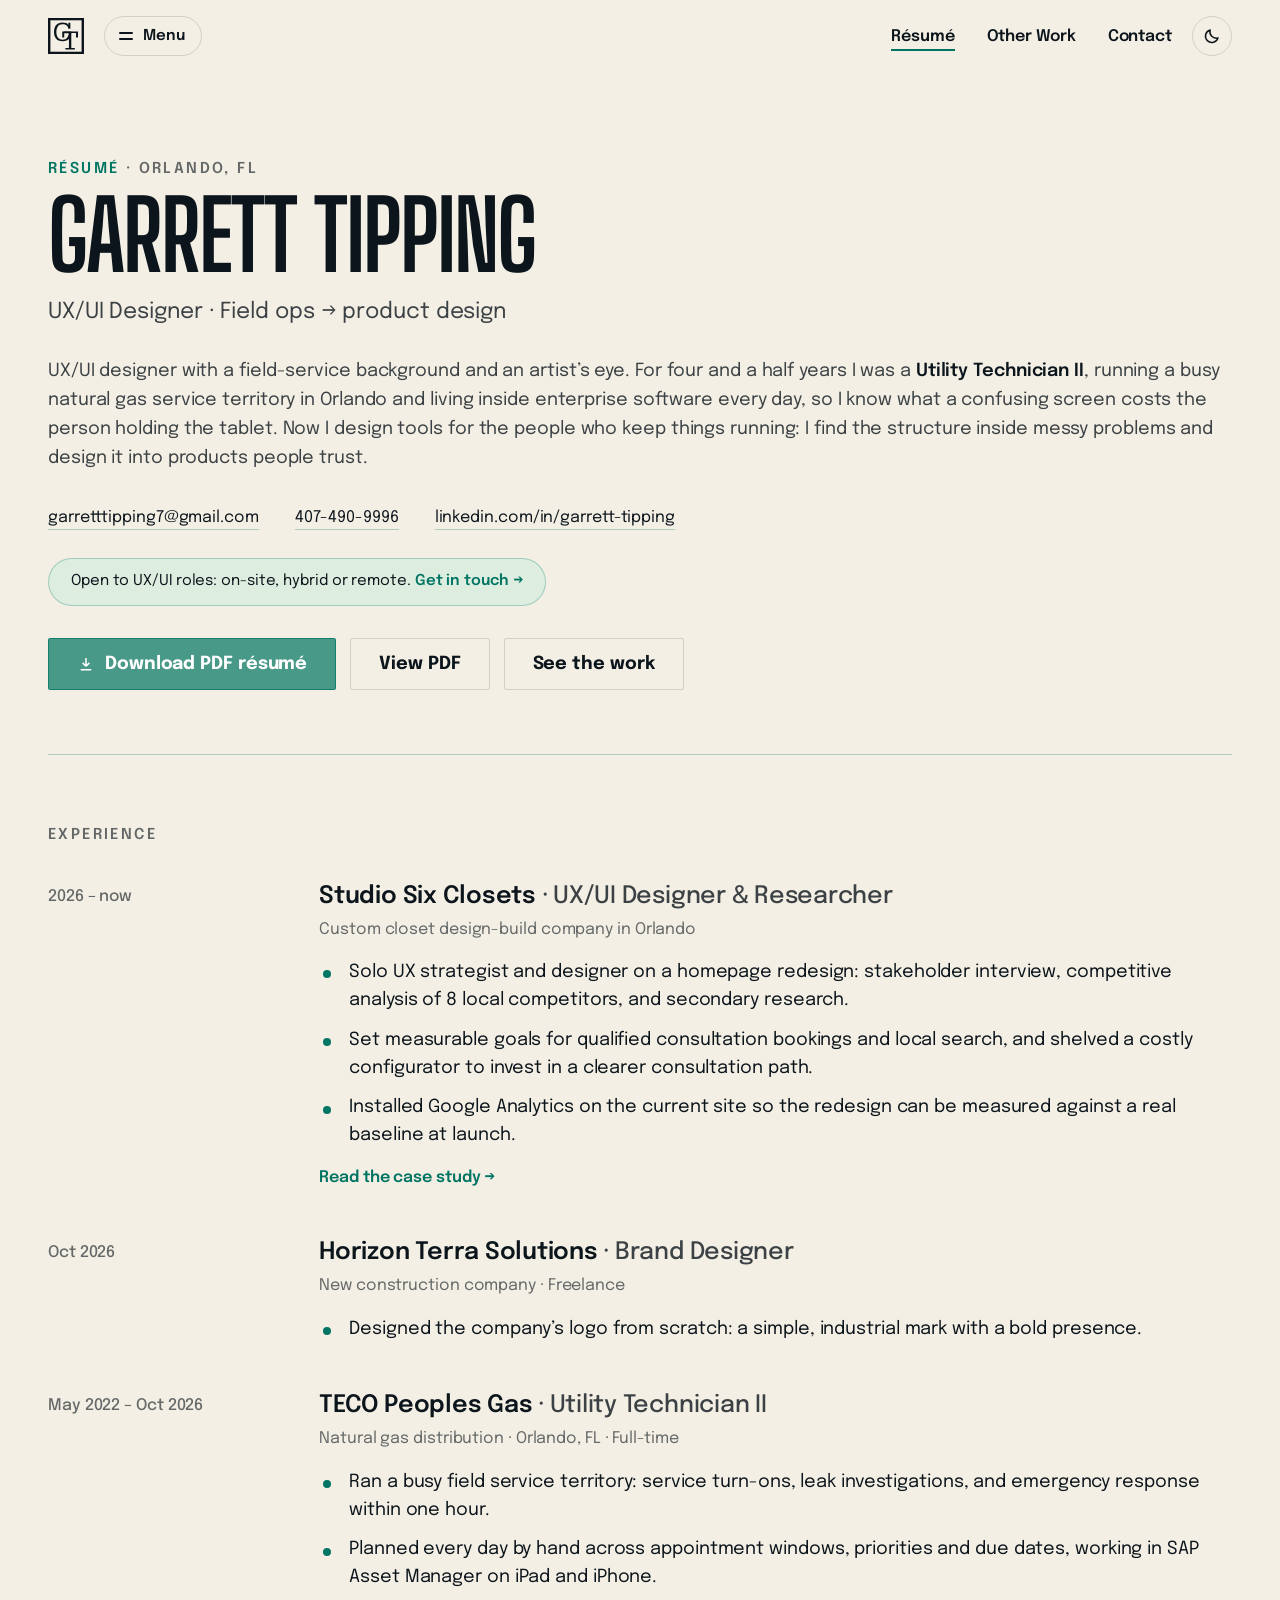
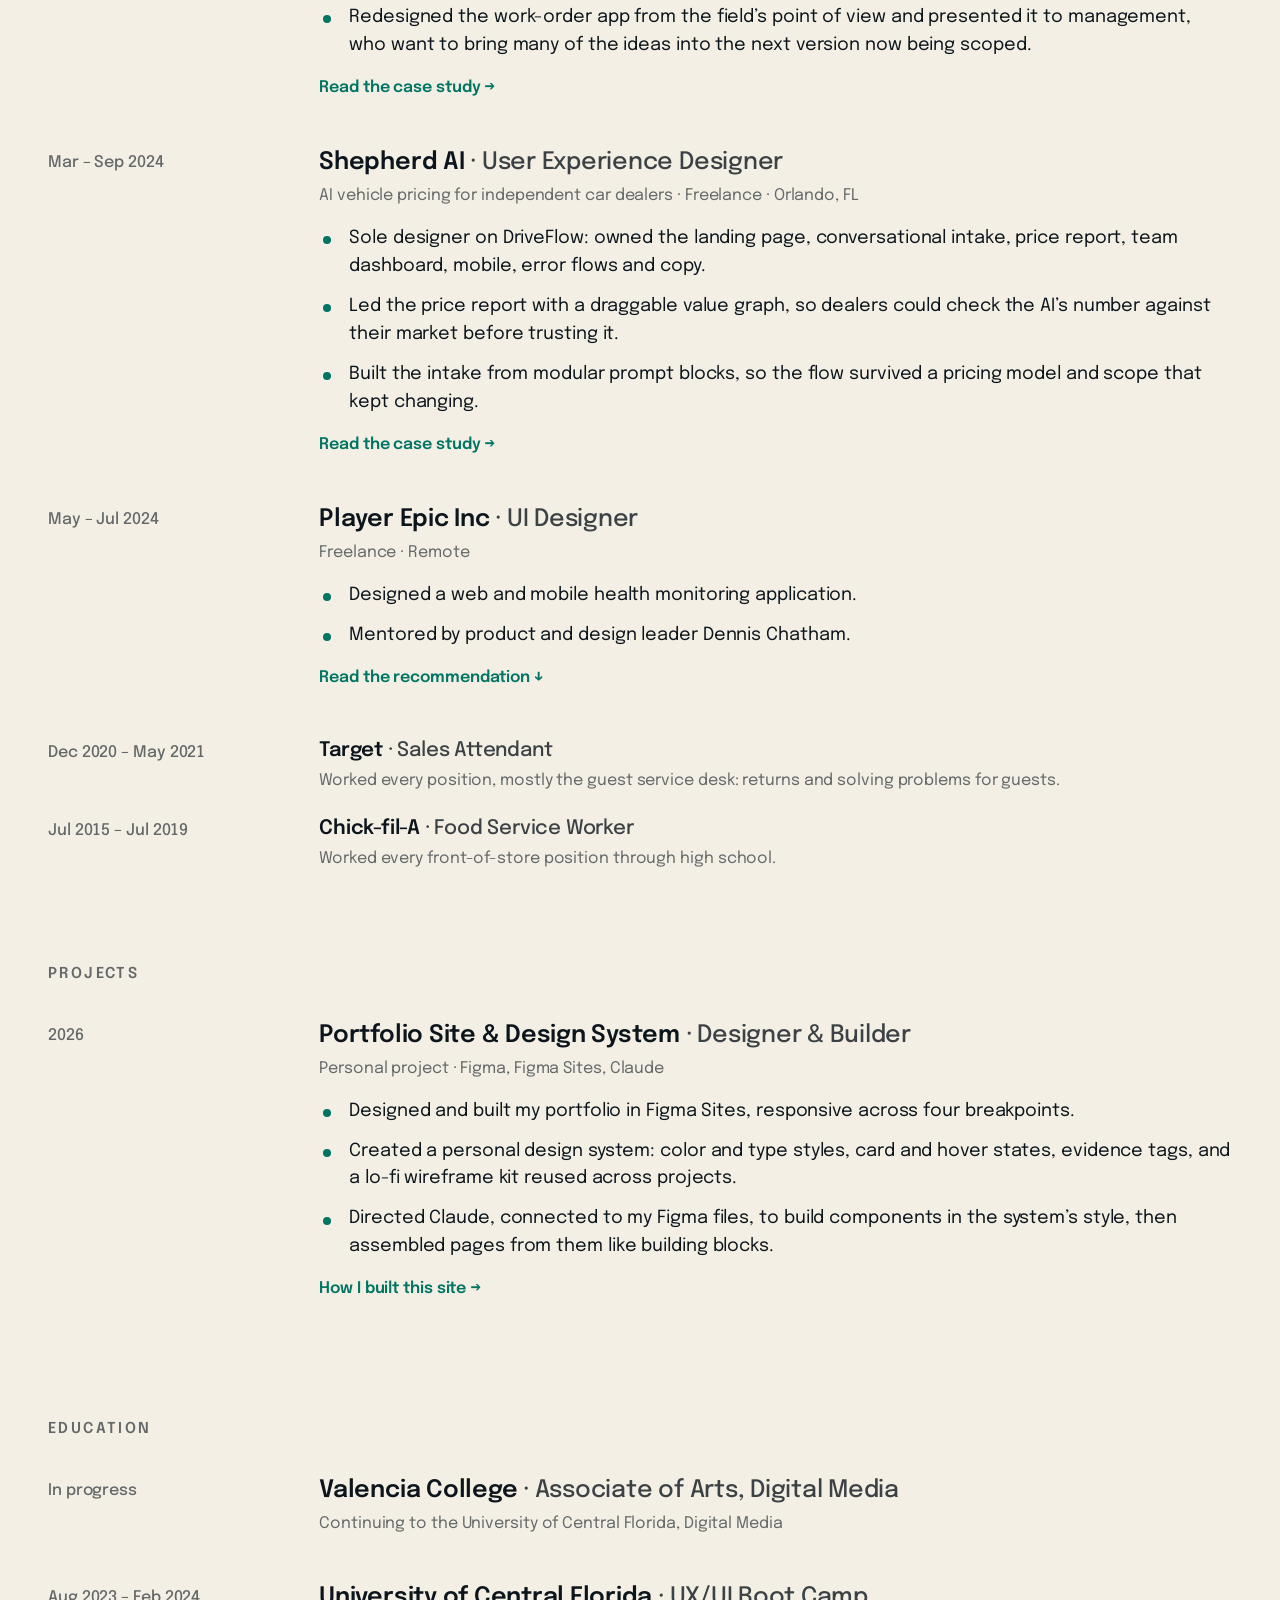
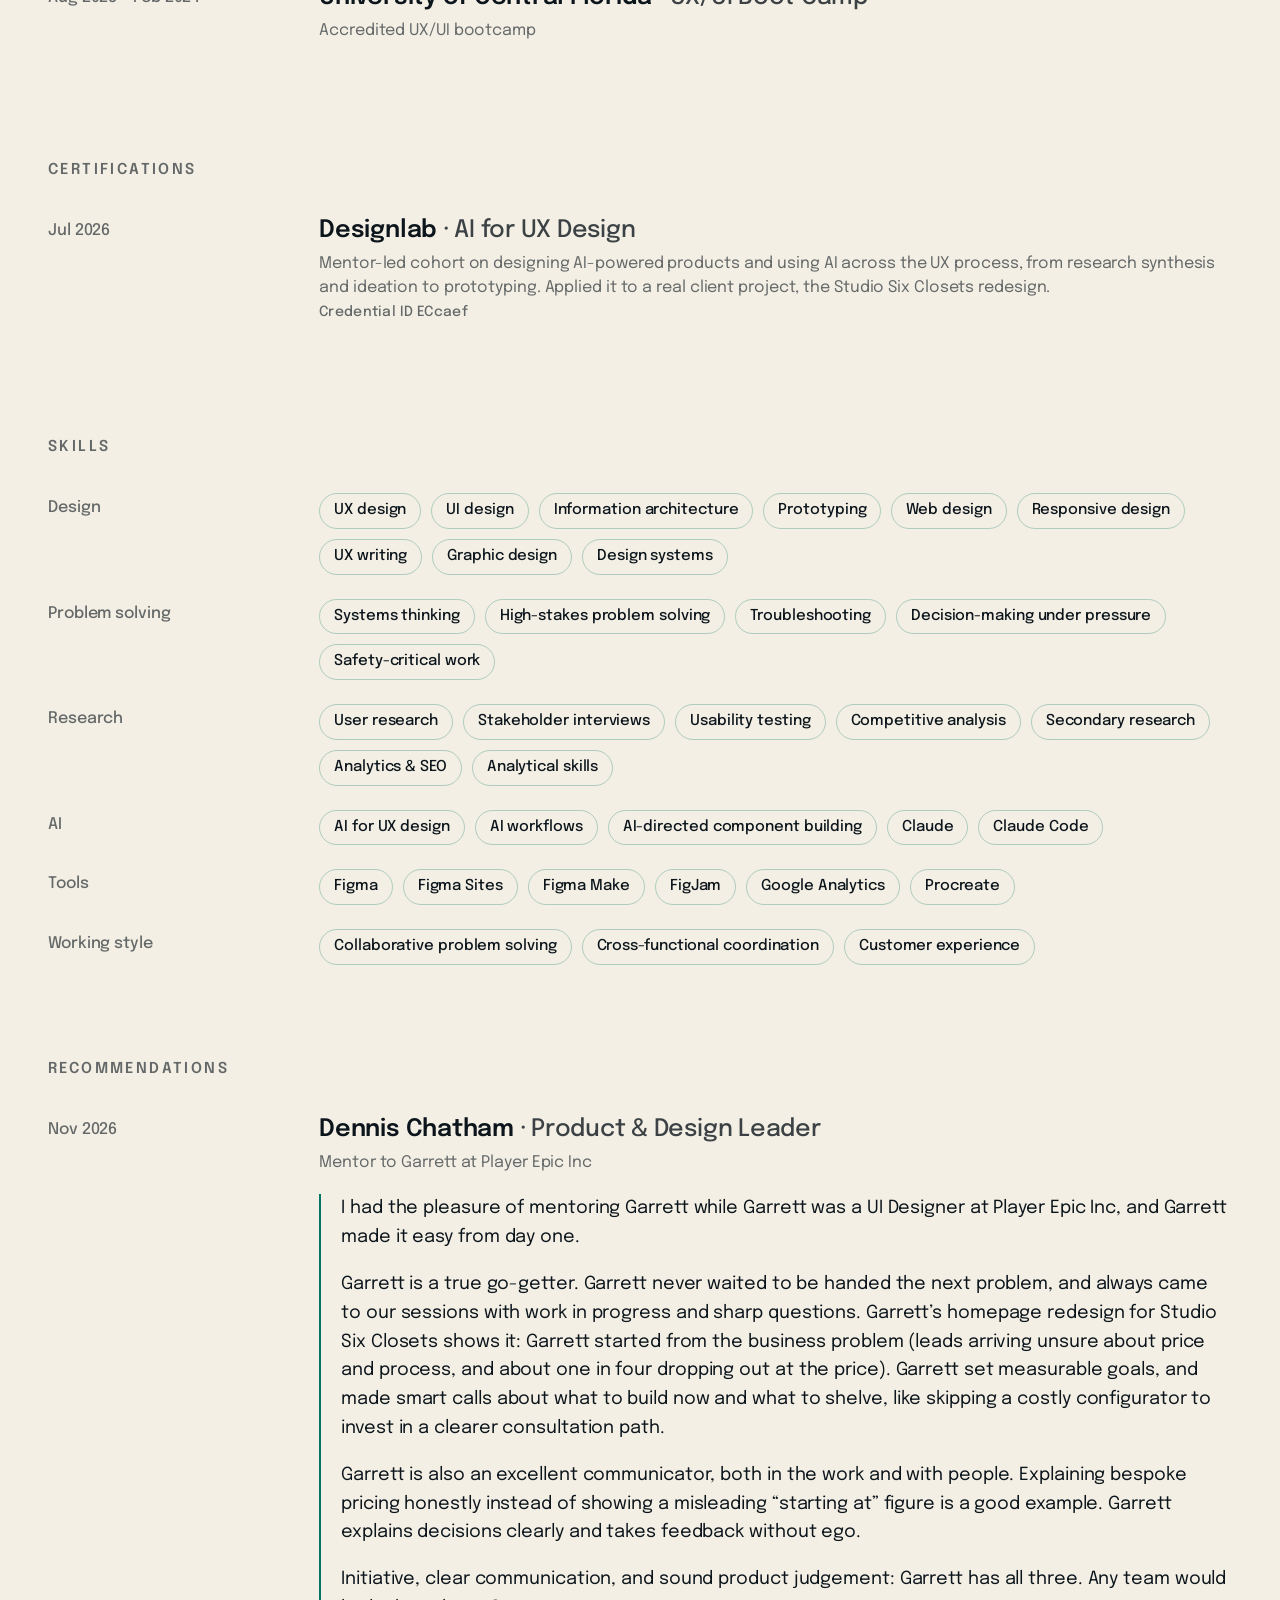
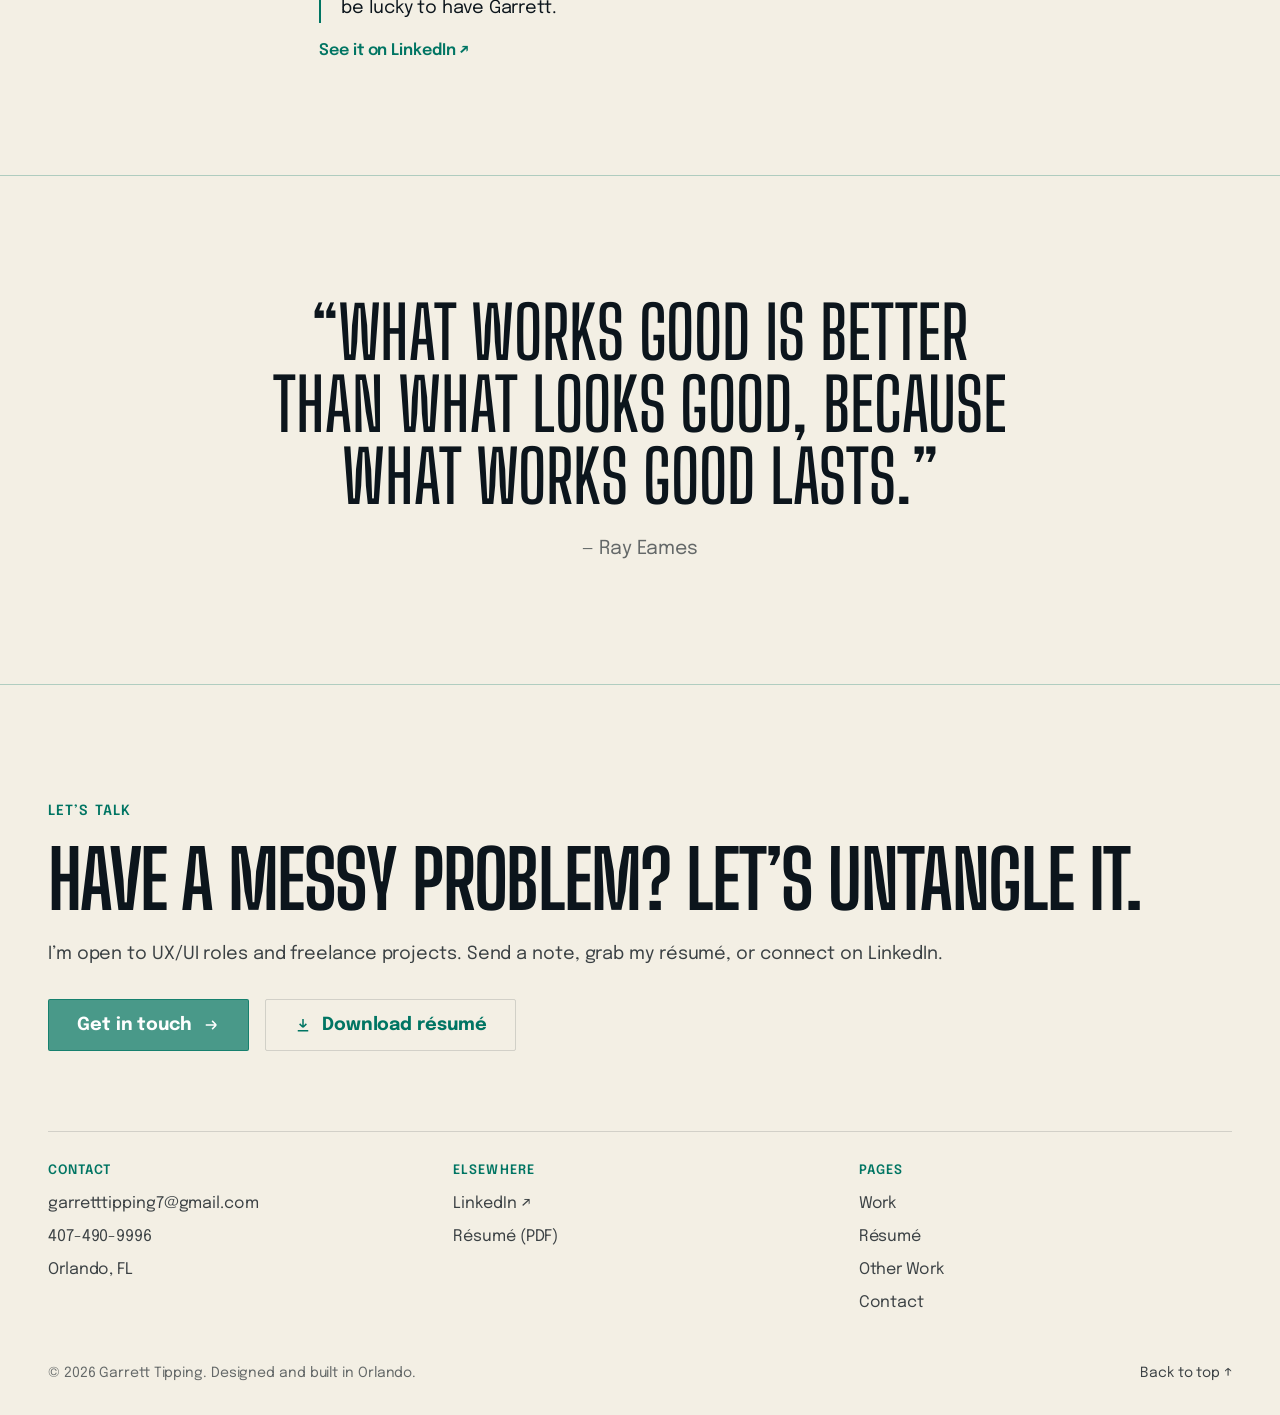
<file: about.html>
<!doctype html>
<html lang="en" id="top">
<head>
  <meta charset="utf-8">
  <meta name="viewport" content="width=device-width, initial-scale=1">
  <title>Résumé · Garrett Tipping</title>
  <meta name="description" content="Résumé of Garrett Tipping, UX/UI designer in Orlando: experience at Shepherd AI, Player Epic and TECO Peoples Gas, education and skills.">
  <meta name="theme-color" content="#0c151c">
  <meta property="og:title" content="Résumé · Garrett Tipping">
  <meta property="og:description" content="From utility technician to UX/UI designer: Garrett Tipping's background, education and toolkit.">
  <meta property="og:type" content="website">
  <link rel="canonical" href="https://garretttipping.netlify.app/about">
  <meta property="og:url" content="https://garretttipping.netlify.app/about">
  <meta property="og:site_name" content="Garrett Tipping">
  <meta property="og:image" content="https://garretttipping.netlify.app/assets/og-image.jpg">
  <meta property="og:image:width" content="1200">
  <meta property="og:image:height" content="630">
  <meta property="og:image:alt" content="Garrett Tipping, UX/UI designer: I make complicated things feel simple.">
  <meta name="twitter:card" content="summary_large_image">
  <link rel="icon" href="/assets/favicon.svg" type="image/svg+xml">
  <link rel="preconnect" href="https://fonts.googleapis.com">
  <link rel="preconnect" href="https://fonts.gstatic.com" crossorigin>
  <link rel="stylesheet" href="https://fonts.googleapis.com/css2?family=Big+Shoulders+Display:wght@300;500;600;700&family=Epilogue:wght@400;500;600;700&display=swap">
  <link rel="stylesheet" href="/css/styles.css">
  <script>(function(d){d.classList.add('js');var t;try{t=localStorage.getItem('theme')}catch(e){}if(t!=='light'&&t!=='dark')t=matchMedia('(prefers-color-scheme: light)').matches?'light':'dark';d.dataset.theme=t})(document.documentElement)</script>
  <script src="/js/main.js" defer></script>
</head>
<body>
  <!-- site-header current="about.html" -->
  <a class="skip-link" href="#main">Skip to content</a>
  <header class="site-header">
    <div class="container">
      <div class="hdr-left">
      <a class="logo" href="/index.html" aria-label="Garrett Tipping, home">
      <svg viewBox="0 0 36 36" aria-hidden="true" focusable="false">
        <rect class="frame" x="0.66" y="0.53" width="34.68" height="34.95" fill="none" stroke="currentColor" stroke-width="3.52"/>
        <path fill="currentColor" d="M23.25 13.9167C23.25 15.1482 23.0894 16.324 22.7684 17.4445C22.4588 18.5647 21.9544 19.5556 21.255 20.4166C20.567 21.2778 19.6727 21.9676 18.5721 22.4862C17.4828 22.9954 16.1643 23.25 14.6164 23.25C13.0456 23.25 11.7156 22.9907 10.6264 22.4722C9.53715 21.9444 8.64284 21.25 7.94343 20.3889C7.2555 19.5278 6.75673 18.5324 6.4472 17.4028C6.14907 16.2731 6 15.1018 6 13.8889C6 12.6759 6.14907 11.5046 6.4472 10.375C6.75673 9.24534 7.2555 8.24535 7.94343 7.37498C8.64284 6.5046 9.53715 5.81018 10.6264 5.29166C11.7156 4.76389 13.0456 4.5 14.6164 4.5C16.0037 4.5 17.1905 4.69906 18.1764 5.09722C19.1625 5.49534 19.8905 6.10183 20.3606 6.91665V4.80554H22.3728V10.75H20.3606C20.3606 10.0926 20.2059 9.48147 19.8963 8.91667C19.5982 8.34259 19.1912 7.85185 18.6751 7.44442C18.1593 7.03703 17.5458 6.71756 16.835 6.48609C16.1356 6.24537 15.396 6.125 14.6164 6.125C13.401 6.125 12.3921 6.35647 11.5895 6.81942C10.7984 7.28239 10.162 7.88888 9.68047 8.63889C9.19889 9.38889 8.85493 10.2222 8.64859 11.1389C8.45365 12.0555 8.3562 12.9721 8.3562 13.8889C8.3562 14.7962 8.45365 15.713 8.64859 16.6389C8.85493 17.5555 9.19889 18.3843 9.68047 19.125C10.162 19.8565 10.7984 20.4584 11.5895 20.9306C12.3921 21.3935 13.401 21.625 14.6164 21.625C16.428 21.625 17.8553 21.0602 18.8988 19.9306C19.9422 18.8009 20.5613 17.213 20.7562 15.1667H15.7859V13.5417H23.25V13.9167Z"/>
        <path fill="currentColor" d="M30 19.5827H28.0228V15.1138H23.291V29.8862H26.8399V31.5H17.3933V29.8862H20.959V15.1138H16.2272V19.5827H14.25V13.5H30V19.5827Z"/>
      </svg>
      </a>
      <button class="menu-btn" type="button" aria-expanded="false" aria-controls="site-menu">
        <span class="menu-icon" aria-hidden="true"><i></i><i></i></span><span class="menu-label">Menu</span>
      </button>
      </div>
      <div class="hdr-right">
      <nav class="site-nav" aria-label="Main">
        <ul>
          <li><a href="/about.html" aria-current="page">Résumé</a></li>
          <li><a href="/other-work.html">Other Work</a></li>
          <li><a href="/contact.html">Contact</a></li>
        </ul>
      </nav>
      <button class="theme-btn" type="button" aria-label="Switch to light mode" title="Switch to light mode">
        <svg class="i-sun" viewBox="0 0 24 24" fill="none" stroke="currentColor" stroke-width="2" stroke-linecap="round" aria-hidden="true"><circle cx="12" cy="12" r="4.2"/><path d="M12 2.5v2.2M12 19.3v2.2M2.5 12h2.2M19.3 12h2.2M5.3 5.3l1.6 1.6M17.1 17.1l1.6 1.6M5.3 18.7l1.6-1.6M17.1 6.9l1.6-1.6"/></svg>
        <svg class="i-moon" viewBox="0 0 24 24" fill="none" stroke="currentColor" stroke-width="2" stroke-linejoin="round" aria-hidden="true"><path d="M20 14.5A8.5 8.5 0 0 1 9.5 4a8.5 8.5 0 1 0 10.5 10.5Z"/></svg>
      </button>
      </div>
    </div>
    <div class="site-menu" id="site-menu" hidden>
      <div class="container">
        <div class="menu-grid">
          <div class="menu-col">
            <h2 class="menu-h">Case studies</h2>
            <ul>
              <li><a href="/shepherd-ai.html"><strong>Shepherd AI</strong><span>AI vehicle pricing for dealers</span></a></li>
              <li><a href="/field-service.html"><strong>Field Service App</strong><span>Work-order redesign for gas techs</span></a></li>
              <li><a href="/studio-six.html"><strong>Studio Six Closets</strong><span>Homepage redesign · consultations</span></a></li>
            </ul>
          </div>
          <div class="menu-col">
            <h2 class="menu-h">Experience</h2>
            <ul>
              <li><a href="/about.html#job-studio-six"><strong>Studio Six Closets</strong><span>UX/UI Designer &amp; Researcher · 2026 – now</span></a></li>
              <li><a href="/about.html#job-horizon-terra"><strong>Horizon Terra Solutions</strong><span>Brand Designer · 2026</span></a></li>
              <li><a href="/about.html#job-teco"><strong>TECO Peoples Gas</strong><span>Utility Technician II · 2022 – 2026</span></a></li>
              <li><a href="/about.html#job-shepherd-ai"><strong>Shepherd AI</strong><span>User Experience Designer · 2024</span></a></li>
              <li><a href="/about.html#job-player-epic"><strong>Player Epic</strong><span>UI Designer · 2024</span></a></li>
            </ul>
          </div>
          <div class="menu-col">
            <h2 class="menu-h">Other work</h2>
            <ul>
              <li><a href="/other-work.html"><strong>Art</strong><span>Personal artwork and illustration</span></a></li>
              <li><a href="/other-work.html#experiments"><strong>Experiments</strong><span>Side projects and explorations</span></a></li>
              <li><a href="/building-this-site.html"><strong>Building this site</strong><span>Figma Sites → hand-written code</span></a></li>
            </ul>
          </div>
          <div class="menu-col">
            <h2 class="menu-h">About</h2>
            <ul>
              <li><a href="/about.html" class="menu-dot"><strong>Résumé</strong><span>4.5 yrs field ops → UX/UI design</span></a></li>
              <li><a href="/about.html#recommendations"><strong>Recommendations</strong><span>From mentor Dennis Chatham</span></a></li>
              <li><a href="/contact.html"><strong>Contact</strong><span>Form, email or phone</span></a></li>
            </ul>
          </div>
        </div>
        <div class="menu-foot">
          <a href="mailto:garretttipping7@gmail.com">garretttipping7@gmail.com</a>
          <a href="tel:+14074909996">407-490-9996</a>
          <a href="https://www.linkedin.com/in/garrett-tipping-ba7260289/" target="_blank" rel="noopener">LinkedIn ↗</a>
          <a href="/assets/Garrett-Tipping-Resume.pdf" download>Résumé PDF ↓</a>
        </div>
      </div>
    </div>
  </header>
  <!-- /site-header -->

  <main id="main">
    <div class="container resume">
      <header class="r-hero">
        <p class="r-eyebrow"><span>Résumé</span> · Orlando, FL</p>
        <h1>Garrett Tipping</h1>
        <p class="r-role">UX/UI Designer · Field ops → product design</p>
        <p class="r-summary">UX/UI designer with a field-service background and an artist’s eye. For four and a half years I was a <strong>Utility Technician II</strong>, running a busy natural gas service territory in Orlando and living inside enterprise software every day, so I know what a confusing screen costs the person holding the tablet. Now I design tools for the people who keep things running: I find the structure inside messy problems and design it into products people trust.</p>
        <ul class="r-contact">
          <li><a href="mailto:garretttipping7@gmail.com">garretttipping7@gmail.com</a></li>
          <li><a href="tel:+14074909996">407-490-9996</a></li>
          <li><a href="https://www.linkedin.com/in/garrett-tipping-ba7260289/" target="_blank" rel="noopener">linkedin.com/in/garrett-tipping</a></li>
        </ul>
        <p class="r-pill">Open to UX/UI roles: on-site, hybrid or remote. <a href="/contact.html">Get in touch →</a></p>
        <div class="r-actions">
          <a class="btn btn-primary" href="/assets/Garrett-Tipping-Resume.pdf" download><svg viewBox="0 0 24 24" fill="none" stroke="currentColor" stroke-width="2" aria-hidden="true"><path d="M12 4v11m0 0-4.5-4.5M12 15l4.5-4.5M5 19.5h14"/></svg> Download PDF résumé</a>
          <a class="btn btn-ghost" href="/assets/Garrett-Tipping-Resume.pdf" target="_blank" rel="noopener">View PDF</a>
          <a class="btn btn-ghost" href="/index.html#work">See the work</a>
        </div>
      </header>

      <section class="r-section" id="experience" aria-labelledby="experience-h">
        <h2 class="r-label" id="experience-h">Experience</h2>
        <article class="r-row reveal" id="job-studio-six">
          <p class="r-when">2026 – now</p>
          <div class="r-body">
            <h3><span class="r-org">Studio Six Closets</span><span class="r-sep"> · </span><span class="r-title">UX/UI Designer &amp; Researcher</span></h3>
            <p class="r-sub">Custom closet design-build company in Orlando</p>
            <ul class="r-bullets">
              <li>Solo UX strategist and designer on a homepage redesign: stakeholder interview, competitive analysis of 8 local competitors, and secondary research.</li>
              <li>Set measurable goals for qualified consultation bookings and local search, and shelved a costly configurator to invest in a clearer consultation path.</li>
              <li>Installed Google Analytics on the current site so the redesign can be measured against a real baseline at launch.</li>
            </ul>
            <a class="text-link r-link" href="/studio-six.html">Read the case study →</a>
          </div>
        </article>
        <article class="r-row reveal" id="job-horizon-terra">
          <p class="r-when">Oct 2026</p>
          <div class="r-body">
            <h3><span class="r-org">Horizon Terra Solutions</span><span class="r-sep"> · </span><span class="r-title">Brand Designer</span></h3>
            <p class="r-sub">New construction company · Freelance</p>
            <ul class="r-bullets">
              <li>Designed the company’s logo from scratch: a simple, industrial mark with a bold presence.</li>
            </ul>
          </div>
        </article>
        <article class="r-row reveal" id="job-teco">
          <p class="r-when">May 2022 – Oct 2026</p>
          <div class="r-body">
            <h3><span class="r-org">TECO Peoples Gas</span><span class="r-sep"> · </span><span class="r-title">Utility Technician II</span></h3>
            <p class="r-sub">Natural gas distribution · Orlando, FL · Full-time</p>
            <ul class="r-bullets">
              <li>Ran a busy field service territory: service turn-ons, leak investigations, and emergency response within one hour.</li>
              <li>Planned every day by hand across appointment windows, priorities and due dates, working in SAP Asset Manager on iPad and iPhone.</li>
              <li>Redesigned the work-order app from the field’s point of view and presented it to management, who want to bring many of the ideas into the next version now being scoped.</li>
            </ul>
            <a class="text-link r-link" href="/field-service.html">Read the case study →</a>
          </div>
        </article>
        <article class="r-row reveal" id="job-shepherd-ai">
          <p class="r-when">Mar – Sep 2024</p>
          <div class="r-body">
            <h3><span class="r-org">Shepherd AI</span><span class="r-sep"> · </span><span class="r-title">User Experience Designer</span></h3>
            <p class="r-sub">AI vehicle pricing for independent car dealers · Freelance · Orlando, FL</p>
            <ul class="r-bullets">
              <li>Sole designer on DriveFlow: owned the landing page, conversational intake, price report, team dashboard, mobile, error flows and copy.</li>
              <li>Led the price report with a draggable value graph, so dealers could check the AI’s number against their market before trusting it.</li>
              <li>Built the intake from modular prompt blocks, so the flow survived a pricing model and scope that kept changing.</li>
            </ul>
            <a class="text-link r-link" href="/shepherd-ai.html">Read the case study →</a>
          </div>
        </article>
        <article class="r-row reveal" id="job-player-epic">
          <p class="r-when">May – Jul 2024</p>
          <div class="r-body">
            <h3><span class="r-org">Player Epic Inc</span><span class="r-sep"> · </span><span class="r-title">UI Designer</span></h3>
            <p class="r-sub">Freelance · Remote</p>
            <ul class="r-bullets">
              <li>Designed a web and mobile health monitoring application.</li>
              <li>Mentored by product and design leader Dennis Chatham.</li>
            </ul>
            <a class="text-link r-link" href="#recommendations">Read the recommendation ↓</a>
          </div>
        </article>
        <article class="r-row reveal compact">
          <p class="r-when">Dec 2020 – May 2021</p>
          <div class="r-body">
            <h3><span class="r-org">Target</span><span class="r-sep"> · </span><span class="r-title">Sales Attendant</span></h3>
            <p class="r-sub">Worked every position, mostly the guest service desk: returns and solving problems for guests.</p>
          </div>
        </article>
        <article class="r-row reveal compact">
          <p class="r-when">Jul 2015 – Jul 2019</p>
          <div class="r-body">
            <h3><span class="r-org">Chick-fil-A</span><span class="r-sep"> · </span><span class="r-title">Food Service Worker</span></h3>
            <p class="r-sub">Worked every front-of-store position through high school.</p>
          </div>
        </article>
      </section>

      <section class="r-section" id="projects" aria-labelledby="projects-h">
        <h2 class="r-label" id="projects-h">Projects</h2>
        <article class="r-row reveal" id="project-portfolio">
          <p class="r-when">2026</p>
          <div class="r-body">
            <h3><span class="r-org">Portfolio Site &amp; Design System</span><span class="r-sep"> · </span><span class="r-title">Designer &amp; Builder</span></h3>
            <p class="r-sub">Personal project · Figma, Figma Sites, Claude</p>
            <ul class="r-bullets">
              <li>Designed and built my portfolio in Figma Sites, responsive across four breakpoints.</li>
              <li>Created a personal design system: color and type styles, card and hover states, evidence tags, and a lo-fi wireframe kit reused across projects.</li>
              <li>Directed Claude, connected to my Figma files, to build components in the system’s style, then assembled pages from them like building blocks.</li>
            </ul>
            <a class="text-link r-link" href="/building-this-site.html">How I built this site →</a>
          </div>
        </article>
      </section>

      <section class="r-section" id="education" aria-labelledby="education-h">
        <h2 class="r-label" id="education-h">Education</h2>
        <article class="r-row reveal">
          <p class="r-when">In progress</p>
          <div class="r-body">
            <h3><span class="r-org">Valencia College</span><span class="r-sep"> · </span><span class="r-title">Associate of Arts, Digital Media</span></h3>
            <p class="r-sub">Continuing to the University of Central Florida, Digital Media</p>
          </div>
        </article>
        <article class="r-row reveal">
          <p class="r-when">Aug 2023 – Feb 2024</p>
          <div class="r-body">
            <h3><span class="r-org">University of Central Florida</span><span class="r-sep"> · </span><span class="r-title">UX/UI Boot Camp</span></h3>
            <p class="r-sub">Accredited UX/UI bootcamp</p>
          </div>
        </article>
      </section>

      <section class="r-section" id="certifications" aria-labelledby="certifications-h">
        <h2 class="r-label" id="certifications-h">Certifications</h2>
        <article class="r-row reveal">
          <p class="r-when">Jul 2026</p>
          <div class="r-body">
            <h3><span class="r-org">Designlab</span><span class="r-sep"> · </span><span class="r-title">AI for UX Design</span></h3>
            <p class="r-sub">Mentor-led cohort on designing AI-powered products and using AI across the UX process, from research synthesis and ideation to prototyping. Applied it to a real client project, the Studio Six Closets redesign. <span class="r-id">Credential ID ECcaef</span></p>
          </div>
        </article>
      </section>

      <section class="r-section" id="skills" aria-labelledby="skills-h">
        <h2 class="r-label" id="skills-h">Skills</h2>
        <div class="r-row reveal compact">
          <p class="r-when">Design</p>
          <ul class="chips r-chips"><li>UX design</li><li>UI design</li><li>Information architecture</li><li>Prototyping</li><li>Web design</li><li>Responsive design</li><li>UX writing</li><li>Graphic design</li><li>Design systems</li></ul>
        </div>
        <div class="r-row reveal compact">
          <p class="r-when">Problem solving</p>
          <ul class="chips r-chips"><li>Systems thinking</li><li>High-stakes problem solving</li><li>Troubleshooting</li><li>Decision-making under pressure</li><li>Safety-critical work</li></ul>
        </div>
        <div class="r-row reveal compact">
          <p class="r-when">Research</p>
          <ul class="chips r-chips"><li>User research</li><li>Stakeholder interviews</li><li>Usability testing</li><li>Competitive analysis</li><li>Secondary research</li><li>Analytics &amp; SEO</li><li>Analytical skills</li></ul>
        </div>
        <div class="r-row reveal compact">
          <p class="r-when">AI</p>
          <ul class="chips r-chips"><li>AI for UX design</li><li>AI workflows</li><li>AI-directed component building</li><li>Claude</li><li>Claude Code</li></ul>
        </div>
        <div class="r-row reveal compact">
          <p class="r-when">Tools</p>
          <ul class="chips r-chips"><li>Figma</li><li>Figma Sites</li><li>Figma Make</li><li>FigJam</li><li>Google Analytics</li><li>Procreate</li></ul>
        </div>
        <div class="r-row reveal compact">
          <p class="r-when">Working style</p>
          <ul class="chips r-chips"><li>Collaborative problem solving</li><li>Cross-functional coordination</li><li>Customer experience</li></ul>
        </div>
      </section>

      <section class="r-section" id="recommendations" aria-labelledby="recommendations-h">
        <h2 class="r-label" id="recommendations-h">Recommendations</h2>
        <figure class="r-row reveal r-rec">
          <p class="r-when">Nov 2026</p>
          <div class="r-body">
            <figcaption>
              <h3><span class="r-org">Dennis Chatham</span><span class="r-sep"> · </span><span class="r-title">Product &amp; Design Leader</span></h3>
              <p class="r-sub">Mentor to Garrett at Player Epic Inc</p>
            </figcaption>
            <blockquote class="r-quote" cite="https://www.linkedin.com/in/garrett-tipping-ba7260289/details/recommendations/">
              <p>I had the pleasure of mentoring Garrett while Garrett was a UI Designer at Player Epic Inc, and Garrett made it easy from day one.</p>
              <p>Garrett is a true go-getter. Garrett never waited to be handed the next problem, and always came to our sessions with work in progress and sharp questions. Garrett’s homepage redesign for Studio Six Closets shows it: Garrett started from the business problem (leads arriving unsure about price and process, and about one in four dropping out at the price). Garrett set measurable goals, and made smart calls about what to build now and what to shelve, like skipping a costly configurator to invest in a clearer consultation path.</p>
              <p>Garrett is also an excellent communicator, both in the work and with people. Explaining bespoke pricing honestly instead of showing a misleading “starting at” figure is a good example. Garrett explains decisions clearly and takes feedback without ego.</p>
              <p>Initiative, clear communication, and sound product judgement: Garrett has all three. Any team would be lucky to have Garrett.</p>
            </blockquote>
            <a class="text-link r-link" href="https://www.linkedin.com/in/garrett-tipping-ba7260289/details/recommendations/" target="_blank" rel="noopener">See it on LinkedIn ↗</a>
          </div>
        </figure>
      </section>
    </div>

    <section class="quote-band container reveal" aria-label="Quote">
      <blockquote>
        <p>“What works good is better than what looks good, because what works good lasts.”</p>
      </blockquote>
      <cite>— Ray Eames</cite>
    </section>
  </main>

  <!-- site-footer cta -->
  <footer class="site-footer">
    <div class="container">
      <!-- cta -->
      <div class="footer-cta reveal">
        <p class="eyebrow">Let’s talk</p>
        <h2>Have a messy problem? Let’s untangle it.</h2>
        <p>I’m open to UX/UI roles and freelance projects. Send a note, grab my résumé, or connect on LinkedIn.</p>
        <div class="footer-actions">
          <a class="btn btn-primary" href="/contact.html">Get in touch <svg class="arrow" viewBox="0 0 24 24" fill="none" stroke="currentColor" stroke-width="2" aria-hidden="true"><path d="M5 12h14m0 0-5.5-5.5M19 12l-5.5 5.5"/></svg></a>
          <a class="btn btn-ghost" href="/assets/Garrett-Tipping-Resume.pdf" download><svg viewBox="0 0 24 24" fill="none" stroke="currentColor" stroke-width="2" aria-hidden="true"><path d="M12 4v11m0 0-4.5-4.5M12 15l4.5-4.5M5 19.5h14"/></svg> Download résumé</a>
        </div>
      </div>
      <!-- /cta -->
      <div class="footer-grid">
        <div>
          <h3>Contact</h3>
          <ul>
            <li><a href="mailto:garretttipping7@gmail.com">garretttipping7@gmail.com</a></li>
            <li><a href="tel:+14074909996">407-490-9996</a></li>
            <li>Orlando, FL</li>
          </ul>
        </div>
        <div>
          <h3>Elsewhere</h3>
          <ul>
            <li><a href="https://www.linkedin.com/in/garrett-tipping-ba7260289/" target="_blank" rel="noopener">LinkedIn ↗</a></li>
            <li><a href="/assets/Garrett-Tipping-Resume.pdf" download>Résumé (PDF)</a></li>
          </ul>
        </div>
        <div>
          <h3>Pages</h3>
          <ul>
            <li><a href="/index.html">Work</a></li>
            <li><a href="/about.html">Résumé</a></li>
            <li><a href="/other-work.html">Other Work</a></li>
            <li><a href="/contact.html">Contact</a></li>
          </ul>
        </div>
      </div>
      <div class="footer-bottom">
        <span>© <span data-year>2026</span> Garrett Tipping. Designed and built in Orlando.</span>
        <a href="#top">Back to top ↑</a>
      </div>
    </div>
  </footer>
  <!-- /site-footer -->
</body>
</html>
</file>
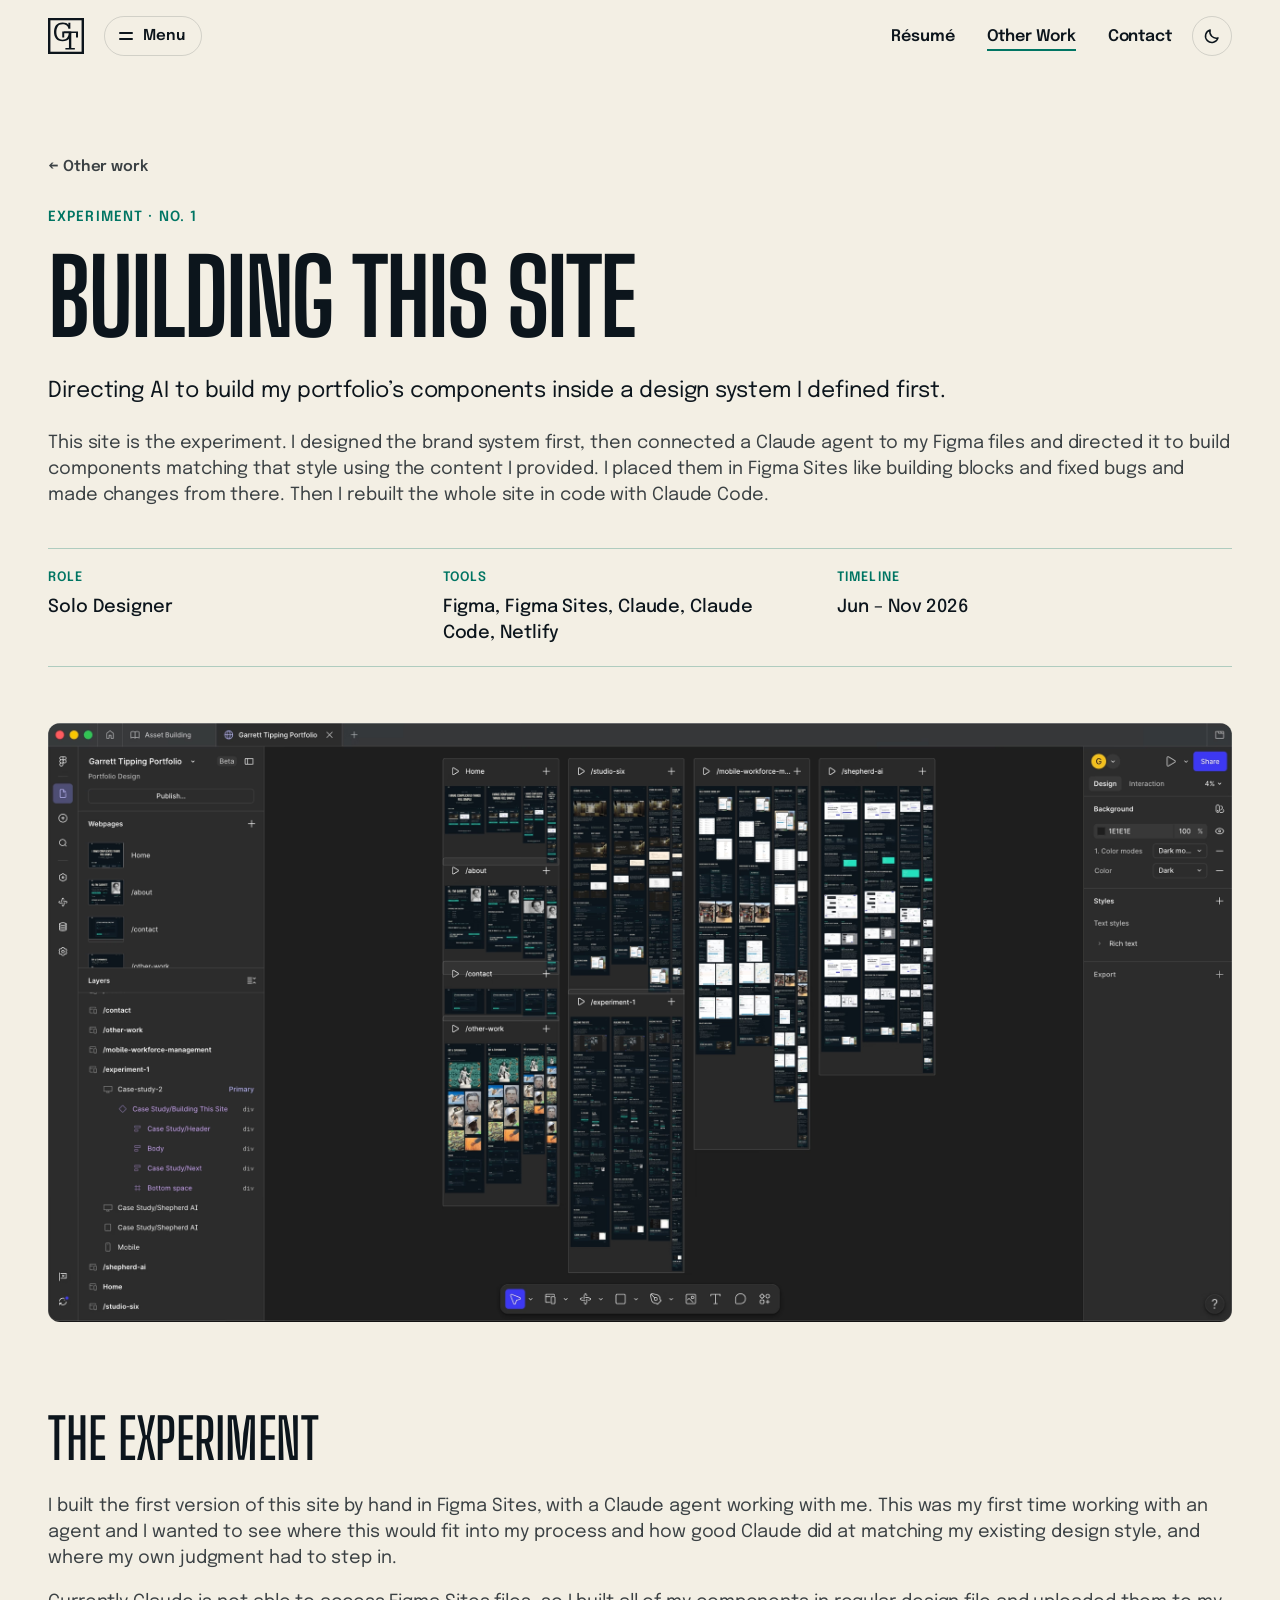
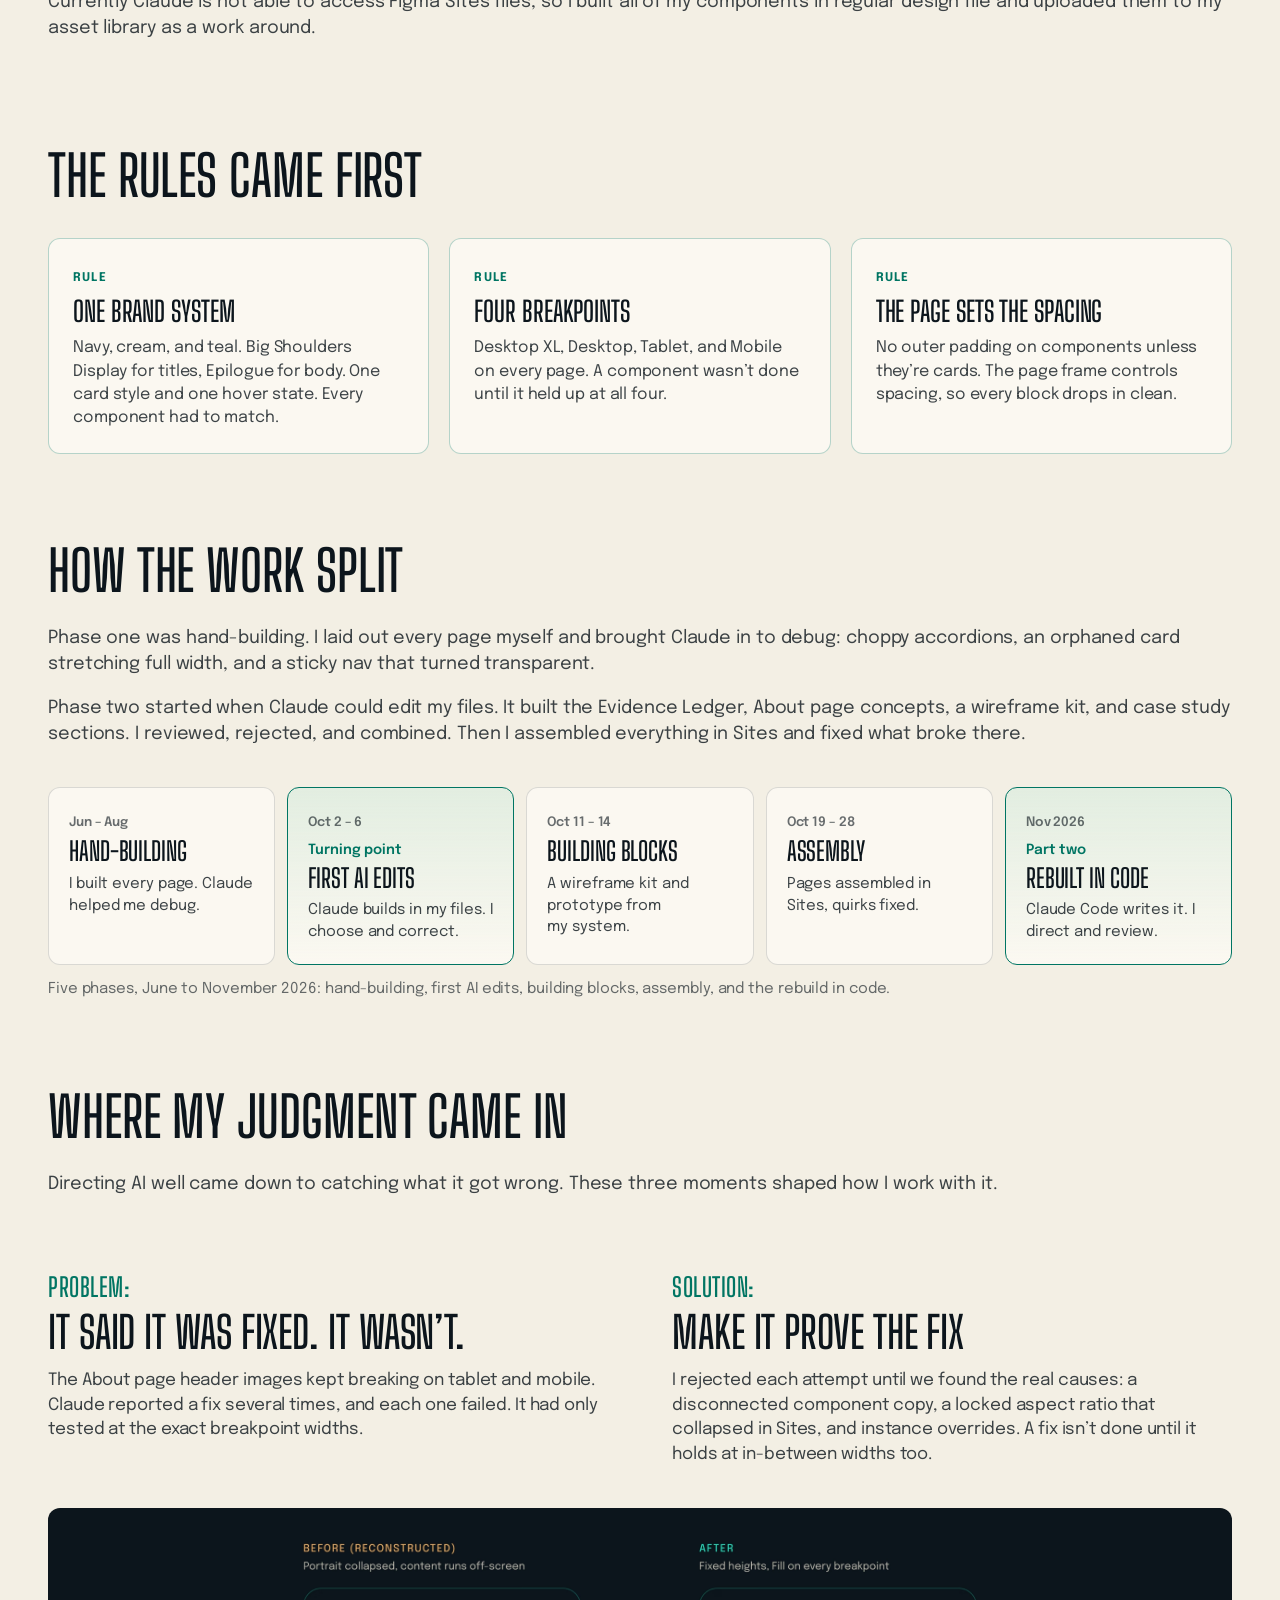
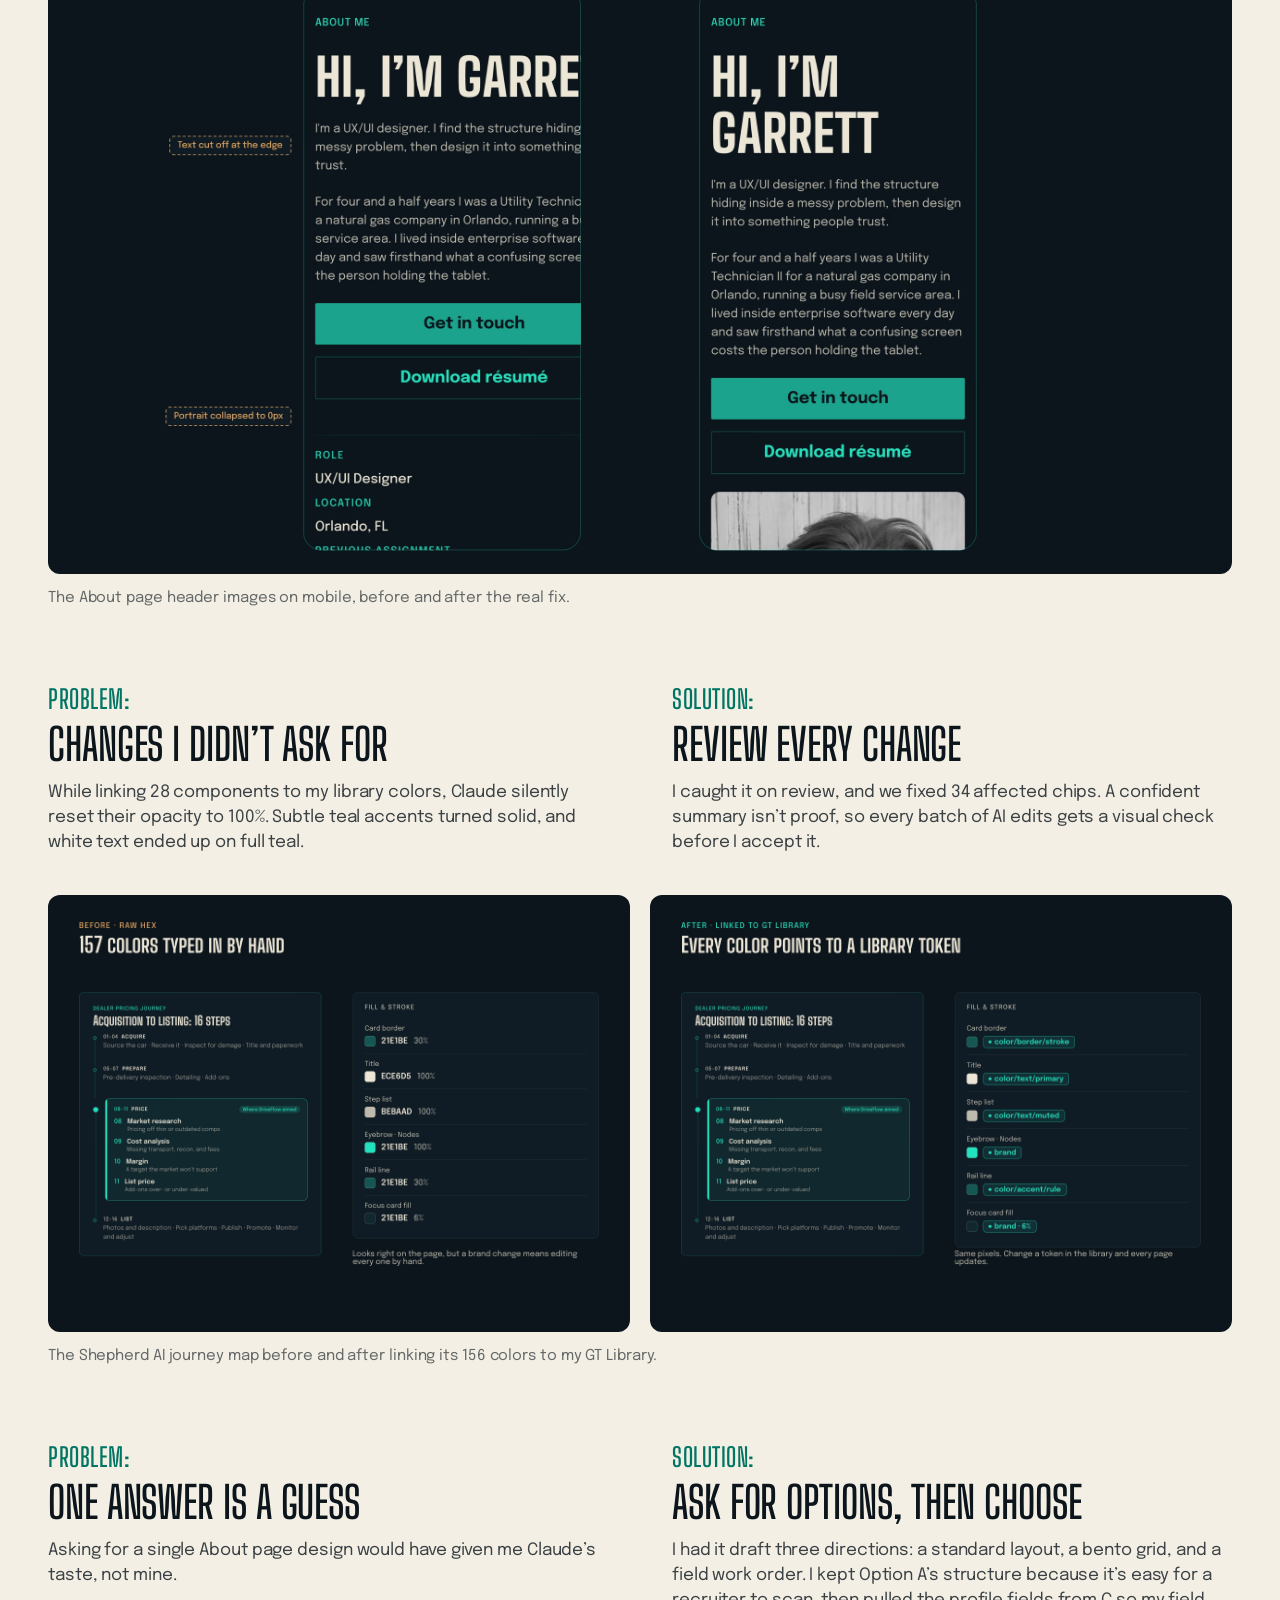
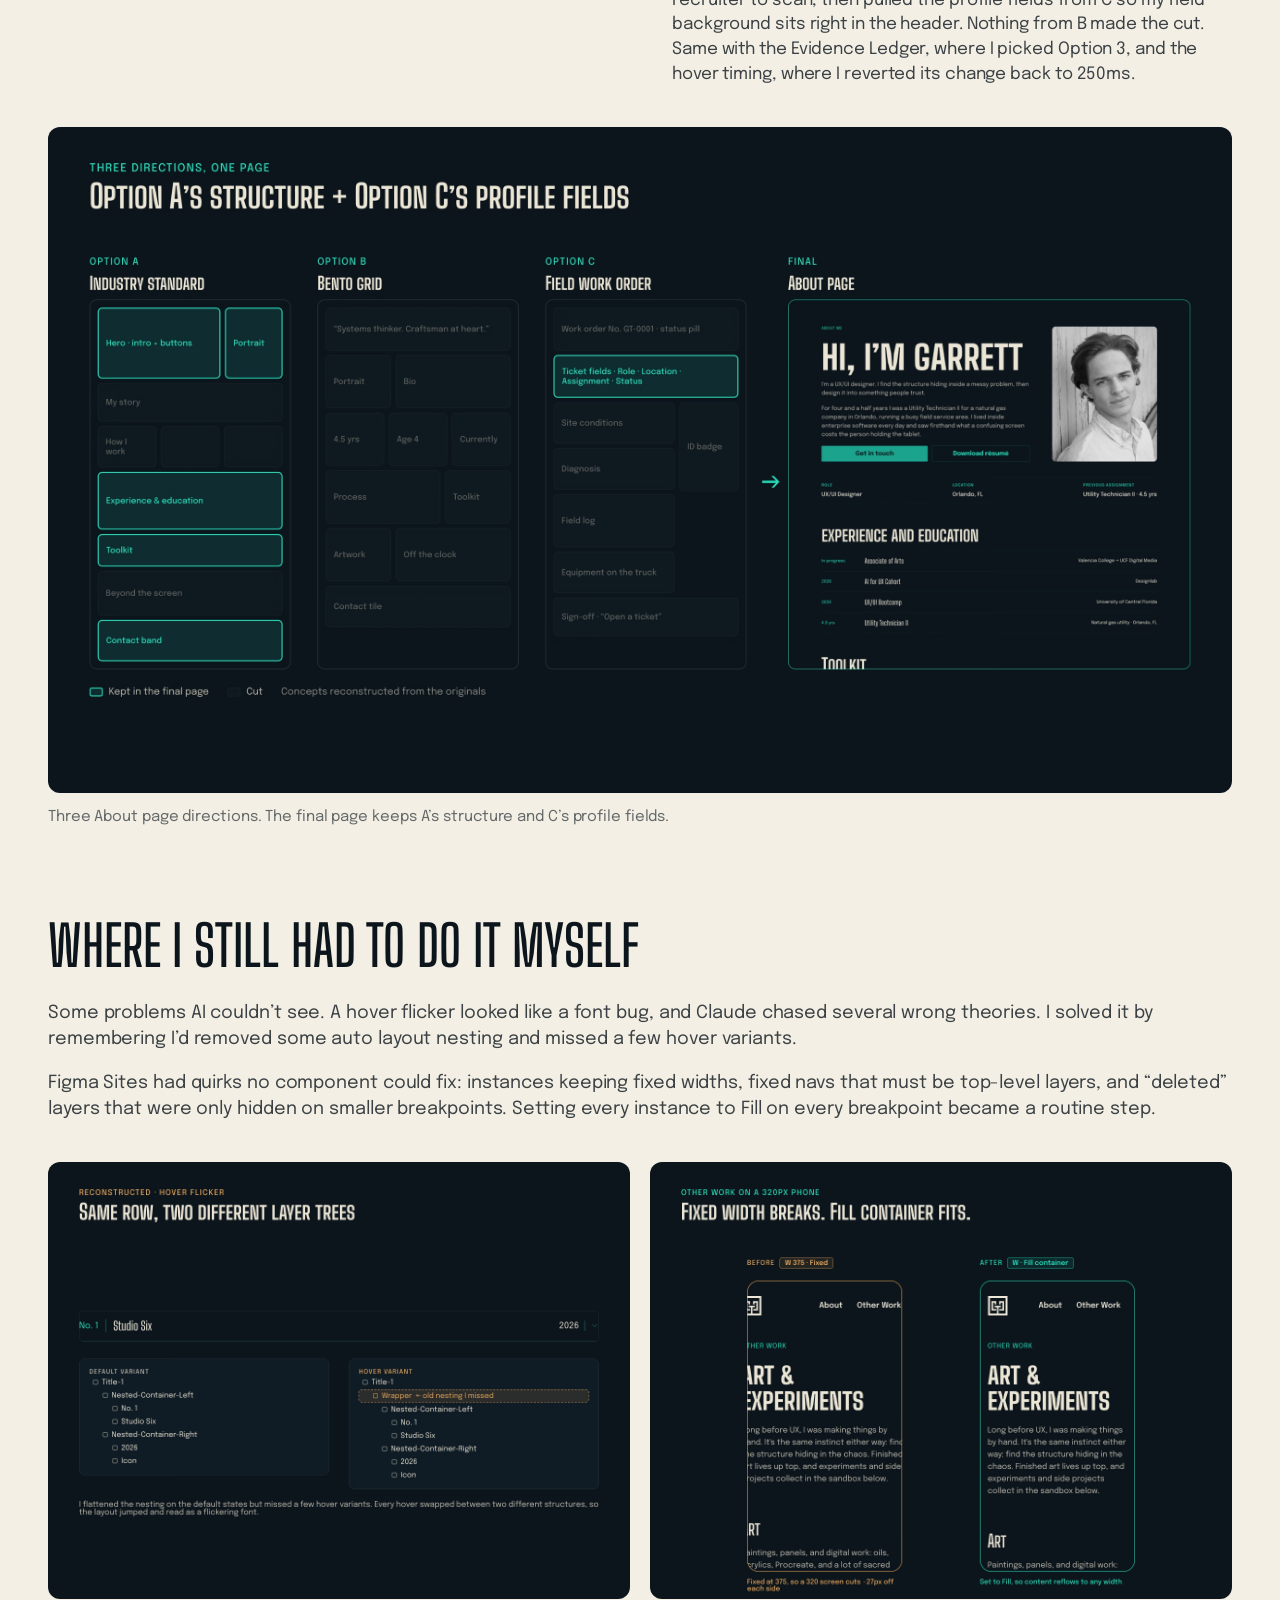
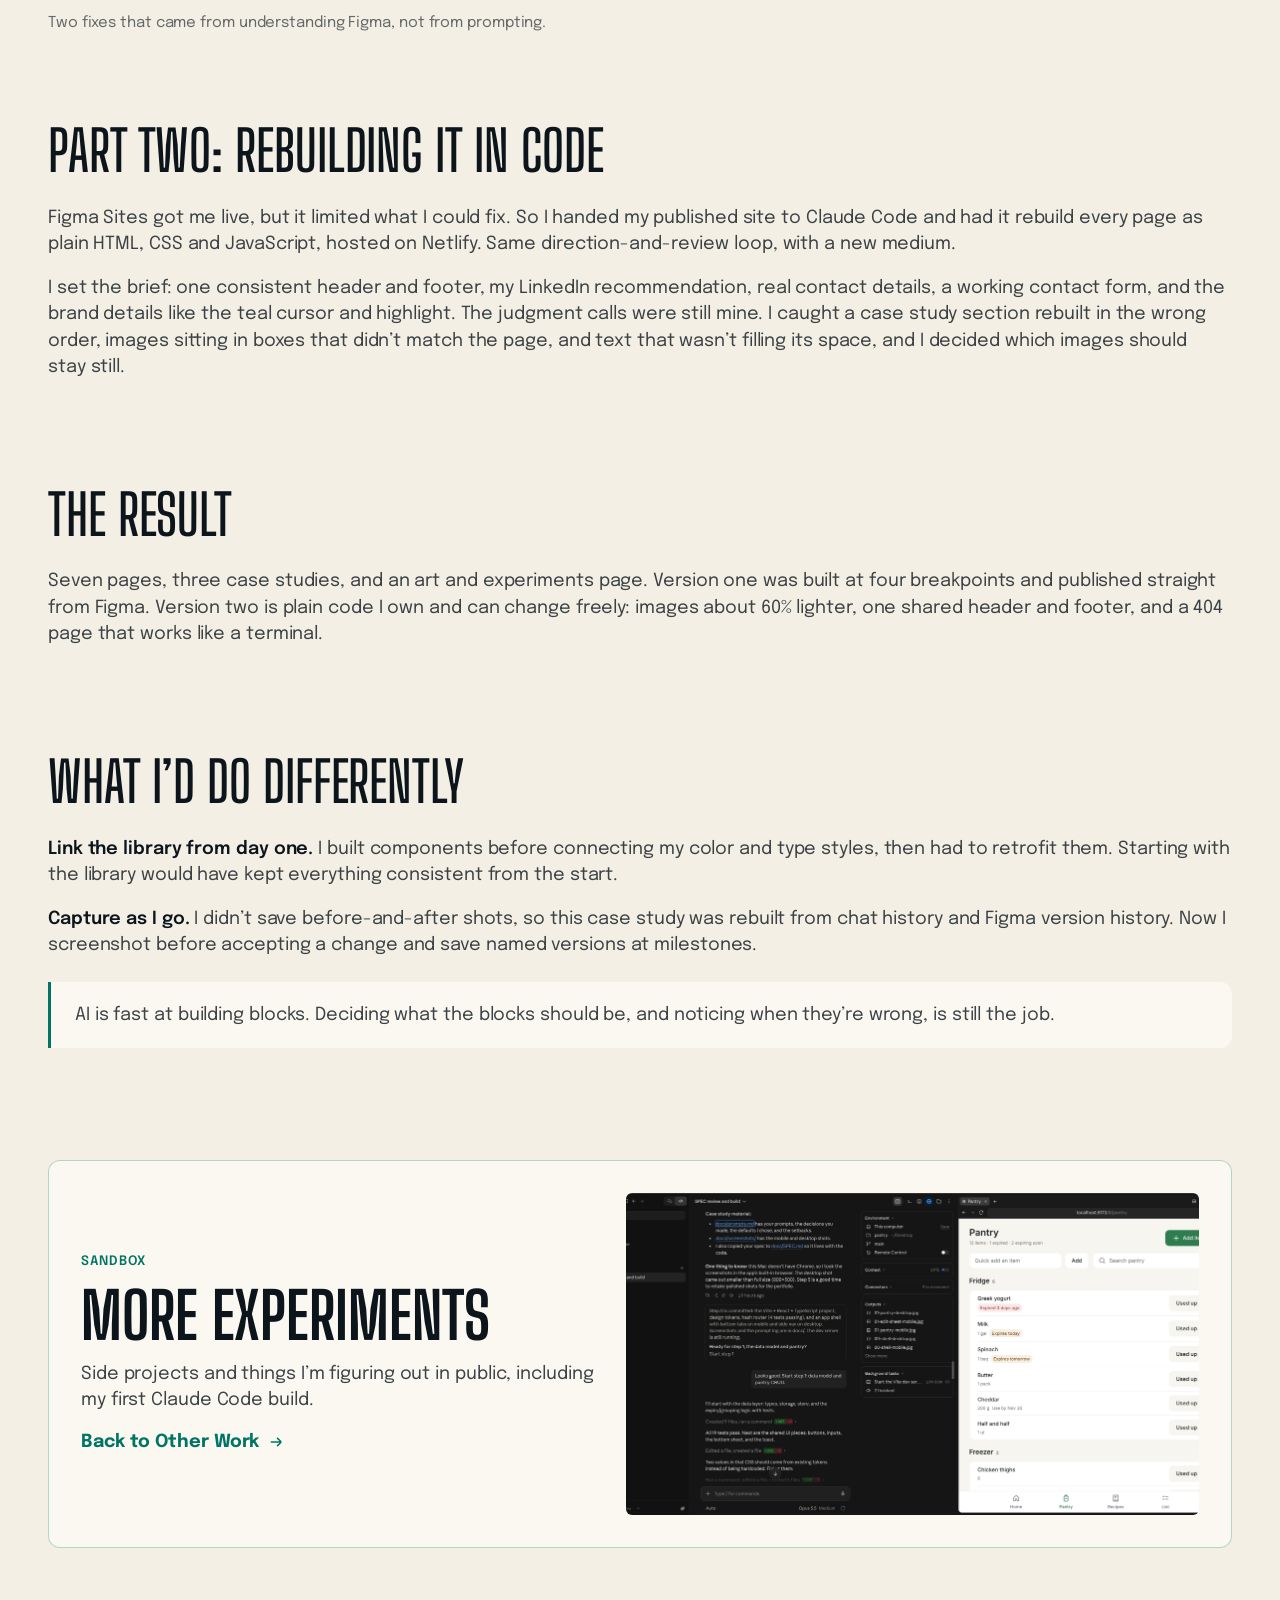
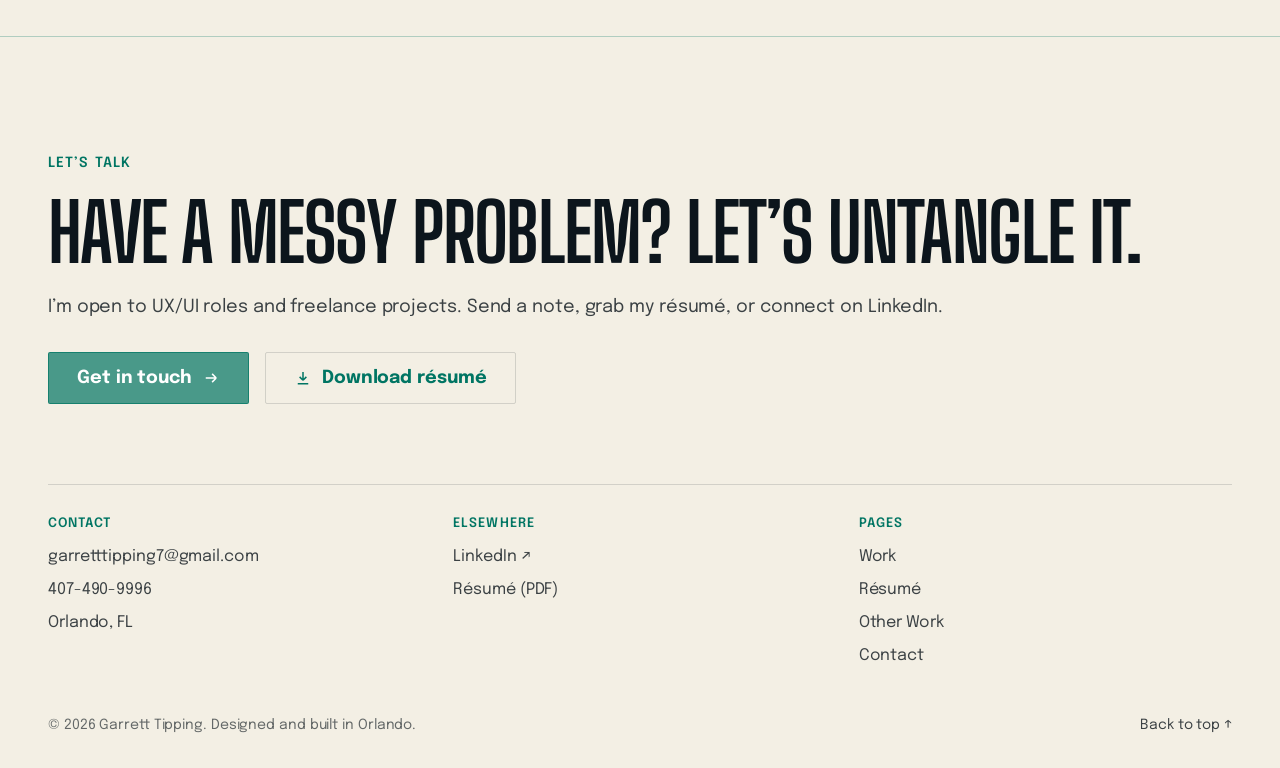
<file: building-this-site.html>
<!doctype html>
<html lang="en" id="top">
<head>
  <meta charset="utf-8">
  <meta name="viewport" content="width=device-width, initial-scale=1">
  <title>Building This Site · Experiment · Garrett Tipping</title>
  <meta name="description" content="How Garrett Tipping directed a Claude agent to build portfolio components inside a design system he defined first.">
  <meta name="theme-color" content="#0c151c">
  <meta property="og:title" content="Building This Site · Experiment · Garrett Tipping">
  <meta property="og:description" content="How Garrett Tipping directed a Claude agent to build portfolio components inside a design system he defined first.">
  <meta property="og:type" content="website">
  <link rel="canonical" href="https://garretttipping.netlify.app/building-this-site">
  <meta property="og:url" content="https://garretttipping.netlify.app/building-this-site">
  <meta property="og:site_name" content="Garrett Tipping">
  <meta property="og:image" content="https://garretttipping.netlify.app/assets/og-image.jpg">
  <meta property="og:image:width" content="1200">
  <meta property="og:image:height" content="630">
  <meta property="og:image:alt" content="Garrett Tipping, UX/UI designer: I make complicated things feel simple.">
  <meta name="twitter:card" content="summary_large_image">
  <link rel="icon" href="/assets/favicon.svg" type="image/svg+xml">
  <link rel="preconnect" href="https://fonts.googleapis.com">
  <link rel="preconnect" href="https://fonts.gstatic.com" crossorigin>
  <link rel="stylesheet" href="https://fonts.googleapis.com/css2?family=Big+Shoulders+Display:wght@300;500;600;700&family=Epilogue:wght@400;500;600;700&display=swap">
  <link rel="stylesheet" href="/css/styles.css">
  <script>(function(d){d.classList.add('js');var t;try{t=localStorage.getItem('theme')}catch(e){}if(t!=='light'&&t!=='dark')t=matchMedia('(prefers-color-scheme: light)').matches?'light':'dark';d.dataset.theme=t})(document.documentElement)</script>
  <script src="/js/main.js" defer></script>
</head>
<body>
  <div class="progress" aria-hidden="true"></div>
  <!-- site-header current="other-work.html" -->
  <a class="skip-link" href="#main">Skip to content</a>
  <header class="site-header">
    <div class="container">
      <div class="hdr-left">
      <a class="logo" href="/index.html" aria-label="Garrett Tipping, home">
      <svg viewBox="0 0 36 36" aria-hidden="true" focusable="false">
        <rect class="frame" x="0.66" y="0.53" width="34.68" height="34.95" fill="none" stroke="currentColor" stroke-width="3.52"/>
        <path fill="currentColor" d="M23.25 13.9167C23.25 15.1482 23.0894 16.324 22.7684 17.4445C22.4588 18.5647 21.9544 19.5556 21.255 20.4166C20.567 21.2778 19.6727 21.9676 18.5721 22.4862C17.4828 22.9954 16.1643 23.25 14.6164 23.25C13.0456 23.25 11.7156 22.9907 10.6264 22.4722C9.53715 21.9444 8.64284 21.25 7.94343 20.3889C7.2555 19.5278 6.75673 18.5324 6.4472 17.4028C6.14907 16.2731 6 15.1018 6 13.8889C6 12.6759 6.14907 11.5046 6.4472 10.375C6.75673 9.24534 7.2555 8.24535 7.94343 7.37498C8.64284 6.5046 9.53715 5.81018 10.6264 5.29166C11.7156 4.76389 13.0456 4.5 14.6164 4.5C16.0037 4.5 17.1905 4.69906 18.1764 5.09722C19.1625 5.49534 19.8905 6.10183 20.3606 6.91665V4.80554H22.3728V10.75H20.3606C20.3606 10.0926 20.2059 9.48147 19.8963 8.91667C19.5982 8.34259 19.1912 7.85185 18.6751 7.44442C18.1593 7.03703 17.5458 6.71756 16.835 6.48609C16.1356 6.24537 15.396 6.125 14.6164 6.125C13.401 6.125 12.3921 6.35647 11.5895 6.81942C10.7984 7.28239 10.162 7.88888 9.68047 8.63889C9.19889 9.38889 8.85493 10.2222 8.64859 11.1389C8.45365 12.0555 8.3562 12.9721 8.3562 13.8889C8.3562 14.7962 8.45365 15.713 8.64859 16.6389C8.85493 17.5555 9.19889 18.3843 9.68047 19.125C10.162 19.8565 10.7984 20.4584 11.5895 20.9306C12.3921 21.3935 13.401 21.625 14.6164 21.625C16.428 21.625 17.8553 21.0602 18.8988 19.9306C19.9422 18.8009 20.5613 17.213 20.7562 15.1667H15.7859V13.5417H23.25V13.9167Z"/>
        <path fill="currentColor" d="M30 19.5827H28.0228V15.1138H23.291V29.8862H26.8399V31.5H17.3933V29.8862H20.959V15.1138H16.2272V19.5827H14.25V13.5H30V19.5827Z"/>
      </svg>
      </a>
      <button class="menu-btn" type="button" aria-expanded="false" aria-controls="site-menu">
        <span class="menu-icon" aria-hidden="true"><i></i><i></i></span><span class="menu-label">Menu</span>
      </button>
      </div>
      <div class="hdr-right">
      <nav class="site-nav" aria-label="Main">
        <ul>
          <li><a href="/about.html">Résumé</a></li>
          <li><a href="/other-work.html" aria-current="page">Other Work</a></li>
          <li><a href="/contact.html">Contact</a></li>
        </ul>
      </nav>
      <button class="theme-btn" type="button" aria-label="Switch to light mode" title="Switch to light mode">
        <svg class="i-sun" viewBox="0 0 24 24" fill="none" stroke="currentColor" stroke-width="2" stroke-linecap="round" aria-hidden="true"><circle cx="12" cy="12" r="4.2"/><path d="M12 2.5v2.2M12 19.3v2.2M2.5 12h2.2M19.3 12h2.2M5.3 5.3l1.6 1.6M17.1 17.1l1.6 1.6M5.3 18.7l1.6-1.6M17.1 6.9l1.6-1.6"/></svg>
        <svg class="i-moon" viewBox="0 0 24 24" fill="none" stroke="currentColor" stroke-width="2" stroke-linejoin="round" aria-hidden="true"><path d="M20 14.5A8.5 8.5 0 0 1 9.5 4a8.5 8.5 0 1 0 10.5 10.5Z"/></svg>
      </button>
      </div>
    </div>
    <div class="site-menu" id="site-menu" hidden>
      <div class="container">
        <div class="menu-grid">
          <div class="menu-col">
            <h2 class="menu-h">Case studies</h2>
            <ul>
              <li><a href="/shepherd-ai.html"><strong>Shepherd AI</strong><span>AI vehicle pricing for dealers</span></a></li>
              <li><a href="/field-service.html"><strong>Field Service App</strong><span>Work-order redesign for gas techs</span></a></li>
              <li><a href="/studio-six.html"><strong>Studio Six Closets</strong><span>Homepage redesign · consultations</span></a></li>
            </ul>
          </div>
          <div class="menu-col">
            <h2 class="menu-h">Experience</h2>
            <ul>
              <li><a href="/about.html#job-studio-six"><strong>Studio Six Closets</strong><span>UX/UI Designer &amp; Researcher · 2026 – now</span></a></li>
              <li><a href="/about.html#job-horizon-terra"><strong>Horizon Terra Solutions</strong><span>Brand Designer · 2026</span></a></li>
              <li><a href="/about.html#job-teco"><strong>TECO Peoples Gas</strong><span>Utility Technician II · 2022 – 2026</span></a></li>
              <li><a href="/about.html#job-shepherd-ai"><strong>Shepherd AI</strong><span>User Experience Designer · 2024</span></a></li>
              <li><a href="/about.html#job-player-epic"><strong>Player Epic</strong><span>UI Designer · 2024</span></a></li>
            </ul>
          </div>
          <div class="menu-col">
            <h2 class="menu-h">Other work</h2>
            <ul>
              <li><a href="/other-work.html"><strong>Art</strong><span>Personal artwork and illustration</span></a></li>
              <li><a href="/other-work.html#experiments"><strong>Experiments</strong><span>Side projects and explorations</span></a></li>
              <li><a href="/building-this-site.html"><strong>Building this site</strong><span>Figma Sites → hand-written code</span></a></li>
            </ul>
          </div>
          <div class="menu-col">
            <h2 class="menu-h">About</h2>
            <ul>
              <li><a href="/about.html" class="menu-dot"><strong>Résumé</strong><span>4.5 yrs field ops → UX/UI design</span></a></li>
              <li><a href="/about.html#recommendations"><strong>Recommendations</strong><span>From mentor Dennis Chatham</span></a></li>
              <li><a href="/contact.html"><strong>Contact</strong><span>Form, email or phone</span></a></li>
            </ul>
          </div>
        </div>
        <div class="menu-foot">
          <a href="mailto:garretttipping7@gmail.com">garretttipping7@gmail.com</a>
          <a href="tel:+14074909996">407-490-9996</a>
          <a href="https://www.linkedin.com/in/garrett-tipping-ba7260289/" target="_blank" rel="noopener">LinkedIn ↗</a>
          <a href="/assets/Garrett-Tipping-Resume.pdf" download>Résumé PDF ↓</a>
        </div>
      </div>
    </div>
  </header>
  <!-- /site-header -->

  <main id="main">
    <section class="cs-hero">
      <div class="container">
        <a class="cs-back" href="/other-work.html#experiments">← Other work</a>
        <p class="eyebrow">Experiment · No. 1</p>
        <h1>Building this site</h1>
        <p class="cs-lede">Directing AI to build my portfolio’s components inside a design system I defined first.</p>
        <p>This site is the experiment. I designed the brand system first, then connected a Claude agent to my Figma files and directed it to build components matching that style using the content I provided. I placed them in Figma Sites like building blocks and fixed bugs and made changes from there. Then I rebuilt the whole site in code with Claude Code.</p>
        <dl class="cs-meta">
        <div><dt>Role</dt><dd>Solo Designer</dd></div>
        <div><dt>Tools</dt><dd>Figma, Figma Sites, Claude, Claude Code, Netlify</dd></div>
        <div><dt>Timeline</dt><dd>Jun – Nov 2026</dd></div>
        </dl>
        <div class="cs-hero-media"><picture><source srcset="/assets/img/exp-building-this-site.avif" type="image/avif"><img src="/assets/img/exp-building-this-site.jpg" alt="Garrett's portfolio components laid out in Figma" width="1800" height="910" decoding="async"></picture></div>
      </div>
    </section>

    <section class="cs-section container">
      <h2 class="reveal">The experiment</h2>
      <div class="prose reveal">
        <p>I built the first version of this site by hand in Figma Sites, with a Claude agent working with me. This was my first time working with an agent and I wanted to see where this would fit into my process and how good Claude did at matching my existing design style, and where my own judgment had to step in.</p>
        <p>Currently Claude is not able to access Figma Sites files, so I built all of my components in regular design file and uploaded them to my asset library as a work around.</p>
      </div>
    </section>

    <section class="cs-section container">
      <h2 class="reveal">The rules came first</h2>
      <div class="card-row">
        <div class="mini-card reveal"><span class="label">Rule</span><h3>One brand system</h3><p>Navy, cream, and teal. Big Shoulders Display for titles, Epilogue for body. One card style and one hover state. Every component had to match.</p></div>
        <div class="mini-card reveal"><span class="label">Rule</span><h3>Four breakpoints</h3><p>Desktop XL, Desktop, Tablet, and Mobile on every page. A component wasn’t done until it held up at all four.</p></div>
        <div class="mini-card reveal"><span class="label">Rule</span><h3>The page sets the spacing</h3><p>No outer padding on components unless they’re cards. The page frame controls spacing, so every block drops in clean.</p></div>
      </div>
    </section>

    <section class="cs-section container">
      <h2 class="reveal">How the work split</h2>
      <div class="prose reveal">
        <p>Phase one was hand-building. I laid out every page myself and brought Claude in to debug: choppy accordions, an orphaned card stretching full width, and a sticky nav that turned transparent.</p>
        <p>Phase two started when Claude could edit my files. It built the Evidence Ledger, About page concepts, a wireframe kit, and case study sections. I reviewed, rejected, and combined. Then I assembled everything in Sites and fixed what broke there.</p>
      </div>
      <figure class="cs-figure reveal">
        <div class="phases">
          <div class="stage"><span class="range">Jun – Aug</span><h3>Hand-building</h3><p>I built every page. Claude helped me debug.</p></div>
          <div class="stage focus"><span class="range">Oct 2 – 6</span><p class="aim">Turning point</p><h3>First AI edits</h3><p>Claude builds in my files. I choose and correct.</p></div>
          <div class="stage"><span class="range">Oct 11 – 14</span><h3>Building blocks</h3><p>A wireframe kit and prototype from my system.</p></div>
          <div class="stage"><span class="range">Oct 19 – 28</span><h3>Assembly</h3><p>Pages assembled in Sites, quirks fixed.</p></div>
          <div class="stage focus"><span class="range">Nov 2026</span><p class="aim">Part two</p><h3>Rebuilt in code</h3><p>Claude Code writes it. I direct and review.</p></div>
        </div>
        <figcaption>Five phases, June to November 2026: hand-building, first AI edits, building blocks, assembly, and the rebuild in code.</figcaption>
      </figure>
    </section>

    <section class="cs-section container">
      <h2 class="reveal">Where my judgment came in</h2>
      <div class="prose reveal">
        <p>Directing AI well came down to catching what it got wrong. These three moments shaped how I work with it.</p>
      </div>
      <div class="ps">
        <div class="ps-card reveal"><span class="label">Problem:</span><h3>It said it was fixed. It wasn’t.</h3><p>The About page header images kept breaking on tablet and mobile. Claude reported a fix several times, and each one failed. It had only tested at the exact breakpoint widths.</p></div>
        <div class="ps-card solution reveal"><span class="label">Solution:</span><h3>Make it prove the fix</h3><p>I rejected each attempt until we found the real causes: a disconnected component copy, a locked aspect ratio that collapsed in Sites, and instance overrides. A fix isn’t done until it holds at in-between widths too.</p></div>
      </div>
      <figure class="cs-figure reveal zoomable">
        <div class="shot"><picture><source srcset="/assets/img/exp/about-header-fix.avif" type="image/avif"><img src="/assets/img/exp/about-header-fix.png" alt="The About page header images on mobile, before and after the fix" width="1800" height="1012" loading="lazy" decoding="async"></picture></div>
        <figcaption>The About page header images on mobile, before and after the real fix.</figcaption>
      </figure>
      <div class="ps">
        <div class="ps-card reveal"><span class="label">Problem:</span><h3>Changes I didn’t ask for</h3><p>While linking 28 components to my library colors, Claude silently reset their opacity to 100%. Subtle teal accents turned solid, and white text ended up on full teal.</p></div>
        <div class="ps-card solution reveal"><span class="label">Solution:</span><h3>Review every change</h3><p>I caught it on review, and we fixed 34 affected chips. A confident summary isn’t proof, so every batch of AI edits gets a visual check before I accept it.</p></div>
      </div>
      <figure class="cs-figure reveal zoomable">
        <div class="cs-pair">
          <div class="shot"><picture><source srcset="/assets/img/exp/journey-before.avif" type="image/avif"><img src="/assets/img/exp/journey-before.png" alt="Shepherd AI journey map before linking colors" width="1800" height="1350" loading="lazy" decoding="async"></picture></div>
          <div class="shot"><picture><source srcset="/assets/img/exp/journey-after.avif" type="image/avif"><img src="/assets/img/exp/journey-after.png" alt="Shepherd AI journey map after linking colors" width="1800" height="1350" loading="lazy" decoding="async"></picture></div>
        </div>
        <figcaption>The Shepherd AI journey map before and after linking its 156 colors to my GT Library.</figcaption>
      </figure>
      <div class="ps">
        <div class="ps-card reveal"><span class="label">Problem:</span><h3>One answer is a guess</h3><p>Asking for a single About page design would have given me Claude’s taste, not mine.</p></div>
        <div class="ps-card solution reveal"><span class="label">Solution:</span><h3>Ask for options, then choose</h3><p>I had it draft three directions: a standard layout, a bento grid, and a field work order. I kept Option A’s structure because it’s easy for a recruiter to scan, then pulled the profile fields from C so my field background sits right in the header. Nothing from B made the cut. Same with the Evidence Ledger, where I picked Option 3, and the hover timing, where I reverted its change back to 250ms.</p></div>
      </div>
      <figure class="cs-figure reveal zoomable">
        <div class="shot"><picture><source srcset="/assets/img/exp/about-directions.avif" type="image/avif"><img src="/assets/img/exp/about-directions.png" alt="Three About page directions side by side" width="1800" height="1012" loading="lazy" decoding="async"></picture></div>
        <figcaption>Three About page directions. The final page keeps A’s structure and C’s profile fields.</figcaption>
      </figure>
    </section>

    <section class="cs-section container">
      <h2 class="reveal">Where I still had to do it myself</h2>
      <div class="prose reveal">
        <p>Some problems AI couldn’t see. A hover flicker looked like a font bug, and Claude chased several wrong theories. I solved it by remembering I’d removed some auto layout nesting and missed a few hover variants.</p>
        <p>Figma Sites had quirks no component could fix: instances keeping fixed widths, fixed navs that must be top-level layers, and “deleted” layers that were only hidden on smaller breakpoints. Setting every instance to Fill on every breakpoint became a routine step.</p>
      </div>
      <figure class="cs-figure reveal zoomable">
        <div class="cs-pair">
          <div class="shot"><picture><source srcset="/assets/img/exp/figma-fix-1.avif" type="image/avif"><img src="/assets/img/exp/figma-fix-1.png" alt="First Figma fix" width="1800" height="1350" loading="lazy" decoding="async"></picture></div>
          <div class="shot"><picture><source srcset="/assets/img/exp/figma-fix-2.avif" type="image/avif"><img src="/assets/img/exp/figma-fix-2.png" alt="Second Figma fix" width="1800" height="1350" loading="lazy" decoding="async"></picture></div>
        </div>
        <figcaption>Two fixes that came from understanding Figma, not from prompting.</figcaption>
      </figure>
    </section>

    <section class="cs-section container">
      <h2 class="reveal">Part two: rebuilding it in code</h2>
      <div class="prose reveal">
        <p>Figma Sites got me live, but it limited what I could fix. So I handed my published site to Claude Code and had it rebuild every page as plain HTML, CSS and JavaScript, hosted on Netlify. Same direction-and-review loop, with a new medium.</p>
        <p>I set the brief: one consistent header and footer, my LinkedIn recommendation, real contact details, a working contact form, and the brand details like the teal cursor and highlight. The judgment calls were still mine. I caught a case study section rebuilt in the wrong order, images sitting in boxes that didn’t match the page, and text that wasn’t filling its space, and I decided which images should stay still.</p>
      </div>
    </section>

    <section class="cs-section container">
      <h2 class="reveal">The result</h2>
      <div class="prose reveal">
        <p>Seven pages, three case studies, and an art and experiments page. Version one was built at four breakpoints and published straight from Figma. Version two is plain code I own and can change freely: images about 60% lighter, one shared header and footer, and a 404 page that works like a terminal.</p>
      </div>
    </section>

    <section class="cs-section container">
      <h2 class="reveal">What I’d do differently</h2>
      <div class="prose reveal">
        <p><strong>Link the library from day one.</strong> I built components before connecting my color and type styles, then had to retrofit them. Starting with the library would have kept everything consistent from the start.</p>
        <p><strong>Capture as I go.</strong> I didn’t save before-and-after shots, so this case study was rebuilt from chat history and Figma version history. Now I screenshot before accepting a change and save named versions at milestones.</p>
      </div>
      <div class="callout reveal"><p>AI is fast at building blocks. Deciding what the blocks should be, and noticing when they’re wrong, is still the job.</p></div>
    </section>

    <section class="cs-section container" aria-label="More experiments">
      <a class="next-cs reveal" href="/other-work.html#experiments">
        <div>
          <span class="kicker">Sandbox</span>
          <h2>More experiments</h2>
          <p>Side projects and things I’m figuring out in public, including my first Claude Code build.</p>
          <span class="go">Back to Other Work <svg class="arrow" viewBox="0 0 24 24" fill="none" stroke="currentColor" stroke-width="2" aria-hidden="true"><path d="M5 12h14m0 0-5.5-5.5M19 12l-5.5 5.5"/></svg></span>
        </div>
        <div class="thumb"><picture><source srcset="/assets/img/exp-claude-code-build.avif" type="image/avif"><img src="/assets/img/exp-claude-code-build.jpg" alt="" loading="lazy"></picture></div>
      </a>
    </section>
  </main>

  <!-- site-footer cta -->
  <footer class="site-footer">
    <div class="container">
      <!-- cta -->
      <div class="footer-cta reveal">
        <p class="eyebrow">Let’s talk</p>
        <h2>Have a messy problem? Let’s untangle it.</h2>
        <p>I’m open to UX/UI roles and freelance projects. Send a note, grab my résumé, or connect on LinkedIn.</p>
        <div class="footer-actions">
          <a class="btn btn-primary" href="/contact.html">Get in touch <svg class="arrow" viewBox="0 0 24 24" fill="none" stroke="currentColor" stroke-width="2" aria-hidden="true"><path d="M5 12h14m0 0-5.5-5.5M19 12l-5.5 5.5"/></svg></a>
          <a class="btn btn-ghost" href="/assets/Garrett-Tipping-Resume.pdf" download><svg viewBox="0 0 24 24" fill="none" stroke="currentColor" stroke-width="2" aria-hidden="true"><path d="M12 4v11m0 0-4.5-4.5M12 15l4.5-4.5M5 19.5h14"/></svg> Download résumé</a>
        </div>
      </div>
      <!-- /cta -->
      <div class="footer-grid">
        <div>
          <h3>Contact</h3>
          <ul>
            <li><a href="mailto:garretttipping7@gmail.com">garretttipping7@gmail.com</a></li>
            <li><a href="tel:+14074909996">407-490-9996</a></li>
            <li>Orlando, FL</li>
          </ul>
        </div>
        <div>
          <h3>Elsewhere</h3>
          <ul>
            <li><a href="https://www.linkedin.com/in/garrett-tipping-ba7260289/" target="_blank" rel="noopener">LinkedIn ↗</a></li>
            <li><a href="/assets/Garrett-Tipping-Resume.pdf" download>Résumé (PDF)</a></li>
          </ul>
        </div>
        <div>
          <h3>Pages</h3>
          <ul>
            <li><a href="/index.html">Work</a></li>
            <li><a href="/about.html">Résumé</a></li>
            <li><a href="/other-work.html">Other Work</a></li>
            <li><a href="/contact.html">Contact</a></li>
          </ul>
        </div>
      </div>
      <div class="footer-bottom">
        <span>© <span data-year>2026</span> Garrett Tipping. Designed and built in Orlando.</span>
        <a href="#top">Back to top ↑</a>
      </div>
    </div>
  </footer>
  <!-- /site-footer -->
</body>
</html>
</file>
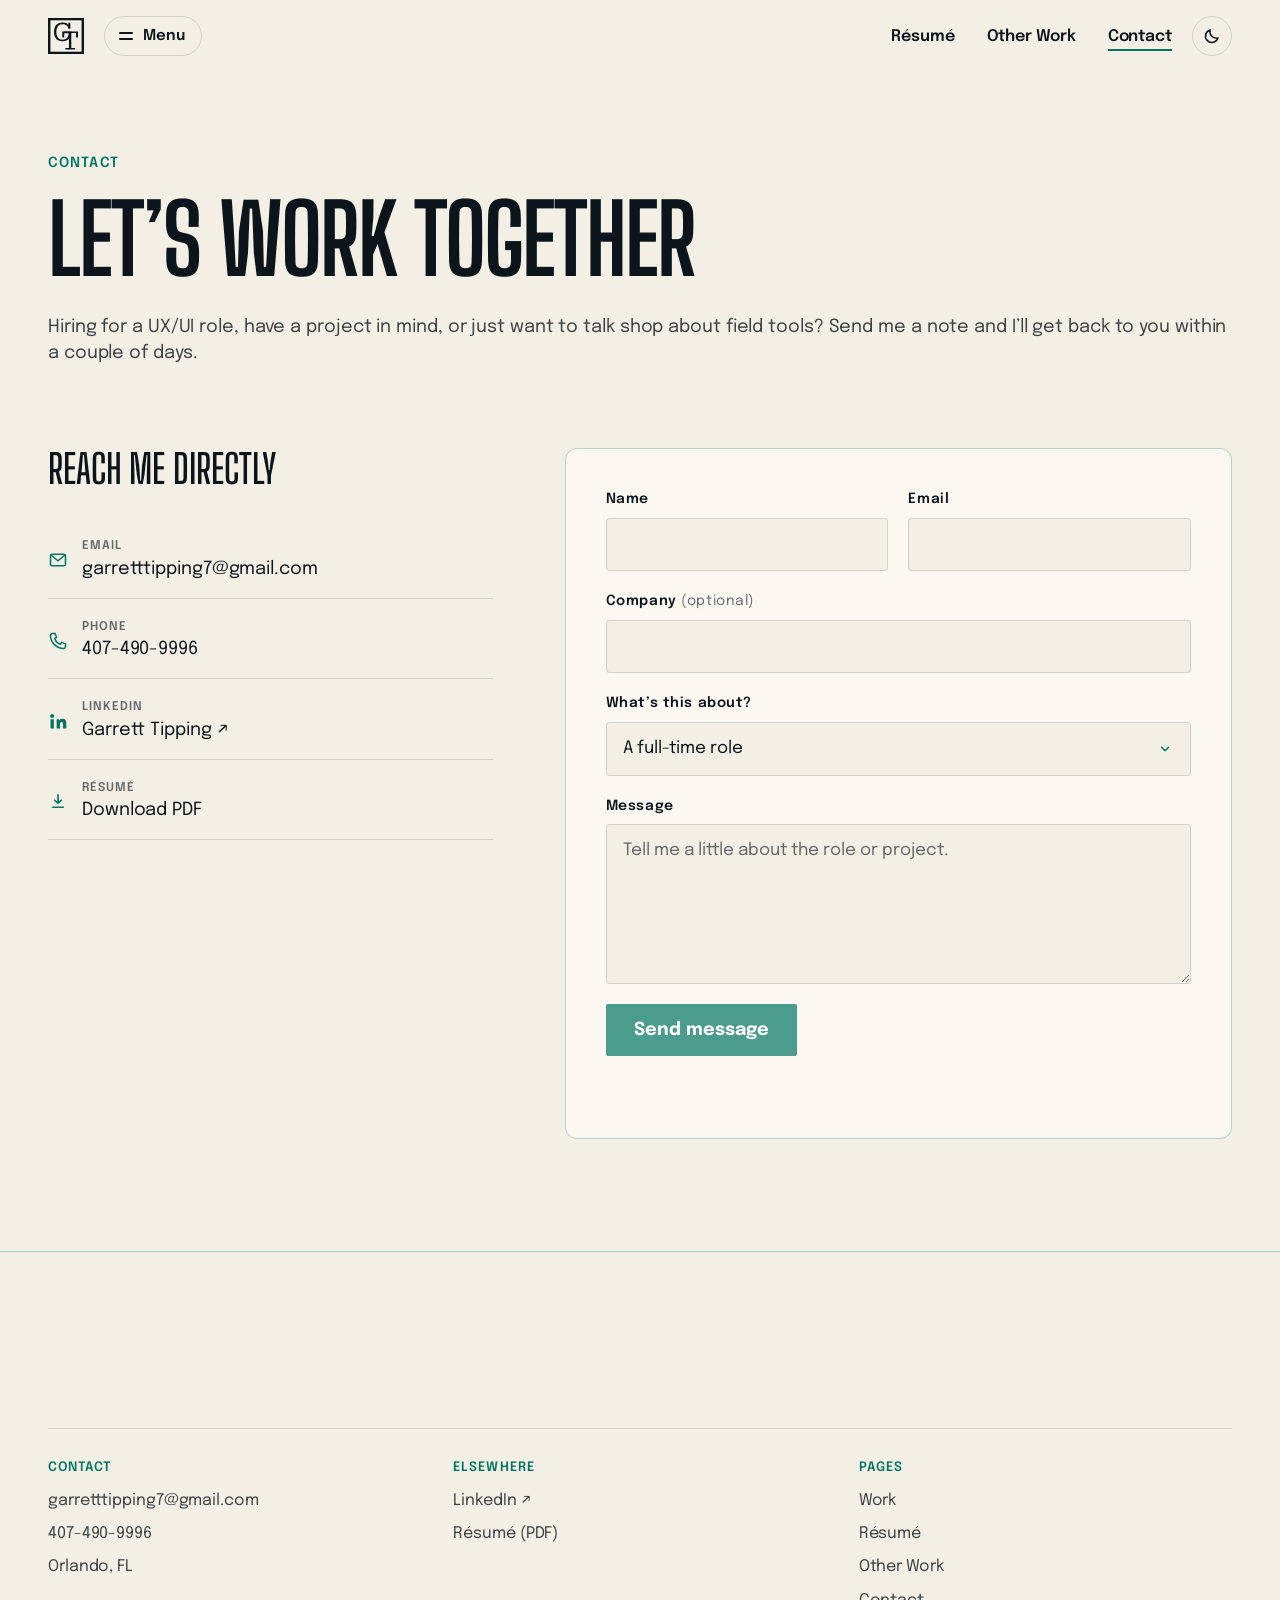
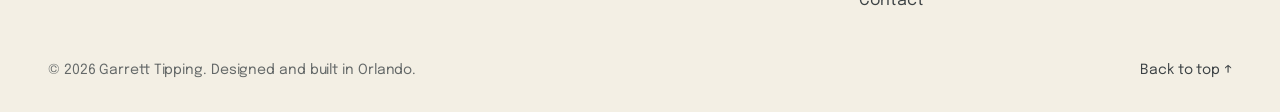
<file: contact.html>
<!doctype html>
<html lang="en" id="top">
<head>
  <meta charset="utf-8">
  <meta name="viewport" content="width=device-width, initial-scale=1">
  <title>Contact · Garrett Tipping</title>
  <meta name="description" content="Get in touch with Garrett Tipping about UX/UI roles and freelance projects.">
  <meta name="theme-color" content="#0c151c">
  <meta property="og:title" content="Contact · Garrett Tipping">
  <meta property="og:description" content="Get in touch with Garrett Tipping about UX/UI roles and freelance projects.">
  <meta property="og:type" content="website">
  <link rel="canonical" href="https://garretttipping.netlify.app/contact">
  <meta property="og:url" content="https://garretttipping.netlify.app/contact">
  <meta property="og:site_name" content="Garrett Tipping">
  <meta property="og:image" content="https://garretttipping.netlify.app/assets/og-image.jpg">
  <meta property="og:image:width" content="1200">
  <meta property="og:image:height" content="630">
  <meta property="og:image:alt" content="Garrett Tipping, UX/UI designer: I make complicated things feel simple.">
  <meta name="twitter:card" content="summary_large_image">
  <link rel="icon" href="/assets/favicon.svg" type="image/svg+xml">
  <link rel="preconnect" href="https://fonts.googleapis.com">
  <link rel="preconnect" href="https://fonts.gstatic.com" crossorigin>
  <link rel="stylesheet" href="https://fonts.googleapis.com/css2?family=Big+Shoulders+Display:wght@300;500;600;700&family=Epilogue:wght@400;500;600;700&display=swap">
  <link rel="stylesheet" href="/css/styles.css">
  <script>(function(d){d.classList.add('js');var t;try{t=localStorage.getItem('theme')}catch(e){}if(t!=='light'&&t!=='dark')t=matchMedia('(prefers-color-scheme: light)').matches?'light':'dark';d.dataset.theme=t})(document.documentElement)</script>
  <script src="/js/main.js" defer></script>
</head>
<body>
  <!-- site-header current="contact.html" -->
  <a class="skip-link" href="#main">Skip to content</a>
  <header class="site-header">
    <div class="container">
      <div class="hdr-left">
      <a class="logo" href="/index.html" aria-label="Garrett Tipping, home">
      <svg viewBox="0 0 36 36" aria-hidden="true" focusable="false">
        <rect class="frame" x="0.66" y="0.53" width="34.68" height="34.95" fill="none" stroke="currentColor" stroke-width="3.52"/>
        <path fill="currentColor" d="M23.25 13.9167C23.25 15.1482 23.0894 16.324 22.7684 17.4445C22.4588 18.5647 21.9544 19.5556 21.255 20.4166C20.567 21.2778 19.6727 21.9676 18.5721 22.4862C17.4828 22.9954 16.1643 23.25 14.6164 23.25C13.0456 23.25 11.7156 22.9907 10.6264 22.4722C9.53715 21.9444 8.64284 21.25 7.94343 20.3889C7.2555 19.5278 6.75673 18.5324 6.4472 17.4028C6.14907 16.2731 6 15.1018 6 13.8889C6 12.6759 6.14907 11.5046 6.4472 10.375C6.75673 9.24534 7.2555 8.24535 7.94343 7.37498C8.64284 6.5046 9.53715 5.81018 10.6264 5.29166C11.7156 4.76389 13.0456 4.5 14.6164 4.5C16.0037 4.5 17.1905 4.69906 18.1764 5.09722C19.1625 5.49534 19.8905 6.10183 20.3606 6.91665V4.80554H22.3728V10.75H20.3606C20.3606 10.0926 20.2059 9.48147 19.8963 8.91667C19.5982 8.34259 19.1912 7.85185 18.6751 7.44442C18.1593 7.03703 17.5458 6.71756 16.835 6.48609C16.1356 6.24537 15.396 6.125 14.6164 6.125C13.401 6.125 12.3921 6.35647 11.5895 6.81942C10.7984 7.28239 10.162 7.88888 9.68047 8.63889C9.19889 9.38889 8.85493 10.2222 8.64859 11.1389C8.45365 12.0555 8.3562 12.9721 8.3562 13.8889C8.3562 14.7962 8.45365 15.713 8.64859 16.6389C8.85493 17.5555 9.19889 18.3843 9.68047 19.125C10.162 19.8565 10.7984 20.4584 11.5895 20.9306C12.3921 21.3935 13.401 21.625 14.6164 21.625C16.428 21.625 17.8553 21.0602 18.8988 19.9306C19.9422 18.8009 20.5613 17.213 20.7562 15.1667H15.7859V13.5417H23.25V13.9167Z"/>
        <path fill="currentColor" d="M30 19.5827H28.0228V15.1138H23.291V29.8862H26.8399V31.5H17.3933V29.8862H20.959V15.1138H16.2272V19.5827H14.25V13.5H30V19.5827Z"/>
      </svg>
      </a>
      <button class="menu-btn" type="button" aria-expanded="false" aria-controls="site-menu">
        <span class="menu-icon" aria-hidden="true"><i></i><i></i></span><span class="menu-label">Menu</span>
      </button>
      </div>
      <div class="hdr-right">
      <nav class="site-nav" aria-label="Main">
        <ul>
          <li><a href="/about.html">Résumé</a></li>
          <li><a href="/other-work.html">Other Work</a></li>
          <li><a href="/contact.html" aria-current="page">Contact</a></li>
        </ul>
      </nav>
      <button class="theme-btn" type="button" aria-label="Switch to light mode" title="Switch to light mode">
        <svg class="i-sun" viewBox="0 0 24 24" fill="none" stroke="currentColor" stroke-width="2" stroke-linecap="round" aria-hidden="true"><circle cx="12" cy="12" r="4.2"/><path d="M12 2.5v2.2M12 19.3v2.2M2.5 12h2.2M19.3 12h2.2M5.3 5.3l1.6 1.6M17.1 17.1l1.6 1.6M5.3 18.7l1.6-1.6M17.1 6.9l1.6-1.6"/></svg>
        <svg class="i-moon" viewBox="0 0 24 24" fill="none" stroke="currentColor" stroke-width="2" stroke-linejoin="round" aria-hidden="true"><path d="M20 14.5A8.5 8.5 0 0 1 9.5 4a8.5 8.5 0 1 0 10.5 10.5Z"/></svg>
      </button>
      </div>
    </div>
    <div class="site-menu" id="site-menu" hidden>
      <div class="container">
        <div class="menu-grid">
          <div class="menu-col">
            <h2 class="menu-h">Case studies</h2>
            <ul>
              <li><a href="/shepherd-ai.html"><strong>Shepherd AI</strong><span>AI vehicle pricing for dealers</span></a></li>
              <li><a href="/field-service.html"><strong>Field Service App</strong><span>Work-order redesign for gas techs</span></a></li>
              <li><a href="/studio-six.html"><strong>Studio Six Closets</strong><span>Homepage redesign · consultations</span></a></li>
            </ul>
          </div>
          <div class="menu-col">
            <h2 class="menu-h">Experience</h2>
            <ul>
              <li><a href="/about.html#job-studio-six"><strong>Studio Six Closets</strong><span>UX/UI Designer &amp; Researcher · 2026 – now</span></a></li>
              <li><a href="/about.html#job-horizon-terra"><strong>Horizon Terra Solutions</strong><span>Brand Designer · 2026</span></a></li>
              <li><a href="/about.html#job-teco"><strong>TECO Peoples Gas</strong><span>Utility Technician II · 2022 – 2026</span></a></li>
              <li><a href="/about.html#job-shepherd-ai"><strong>Shepherd AI</strong><span>User Experience Designer · 2024</span></a></li>
              <li><a href="/about.html#job-player-epic"><strong>Player Epic</strong><span>UI Designer · 2024</span></a></li>
            </ul>
          </div>
          <div class="menu-col">
            <h2 class="menu-h">Other work</h2>
            <ul>
              <li><a href="/other-work.html"><strong>Art</strong><span>Personal artwork and illustration</span></a></li>
              <li><a href="/other-work.html#experiments"><strong>Experiments</strong><span>Side projects and explorations</span></a></li>
              <li><a href="/building-this-site.html"><strong>Building this site</strong><span>Figma Sites → hand-written code</span></a></li>
            </ul>
          </div>
          <div class="menu-col">
            <h2 class="menu-h">About</h2>
            <ul>
              <li><a href="/about.html" class="menu-dot"><strong>Résumé</strong><span>4.5 yrs field ops → UX/UI design</span></a></li>
              <li><a href="/about.html#recommendations"><strong>Recommendations</strong><span>From mentor Dennis Chatham</span></a></li>
              <li><a href="/contact.html"><strong>Contact</strong><span>Form, email or phone</span></a></li>
            </ul>
          </div>
        </div>
        <div class="menu-foot">
          <a href="mailto:garretttipping7@gmail.com">garretttipping7@gmail.com</a>
          <a href="tel:+14074909996">407-490-9996</a>
          <a href="https://www.linkedin.com/in/garrett-tipping-ba7260289/" target="_blank" rel="noopener">LinkedIn ↗</a>
          <a href="/assets/Garrett-Tipping-Resume.pdf" download>Résumé PDF ↓</a>
        </div>
      </div>
    </div>
  </header>
  <!-- /site-header -->

  <main id="main">
    <section class="page-hero">
      <div class="container">
        <p class="eyebrow">Contact</p>
        <h1>Let’s work together</h1>
        <p>Hiring for a UX/UI role, have a project in mind, or just want to talk shop about field tools? Send me a note and I’ll get back to you within a couple of days.</p>
      </div>
    </section>

    <section class="section container" style="padding-top:clamp(40px,6vw,64px)">
      <div class="contact-grid">
        <div class="reveal">
          <h2 style="font-size:clamp(32px,4vw,40px);font-weight:600">Reach me directly</h2>
          <ul class="contact-direct">
            <li><a href="mailto:garretttipping7@gmail.com"><svg viewBox="0 0 24 24" fill="none" stroke="currentColor" stroke-width="1.8" aria-hidden="true"><rect x="3" y="5" width="18" height="14" rx="2"/><path d="m3.5 6 8.5 7 8.5-7"/></svg><span><small>Email</small>garretttipping7@gmail.com</span></a></li>
            <li><a href="tel:+14074909996"><svg viewBox="0 0 24 24" fill="none" stroke="currentColor" stroke-width="1.8" aria-hidden="true"><path d="M5 3h3.5l1.8 4.6-2.3 1.5a11 11 0 0 0 6.9 6.9l1.5-2.3L21 15.5V19a2 2 0 0 1-2 2A16 16 0 0 1 3 5a2 2 0 0 1 2-2Z"/></svg><span><small>Phone</small>407-490-9996</span></a></li>
            <li><a href="https://www.linkedin.com/in/garrett-tipping-ba7260289/" target="_blank" rel="noopener"><svg viewBox="0 0 24 24" fill="currentColor" aria-hidden="true"><path d="M4.98 3.5a2.5 2.5 0 1 1 0 5 2.5 2.5 0 0 1 0-5ZM3 9.75h4V21H3V9.75Zm6.5 0h3.83v1.54h.06c.53-1 1.84-2.06 3.79-2.06 4.05 0 4.8 2.67 4.8 6.13V21h-4v-5.02c0-1.2-.02-2.74-1.67-2.74-1.67 0-1.93 1.3-1.93 2.65V21h-4V9.75Z"/></svg><span><small>LinkedIn</small>Garrett Tipping ↗</span></a></li>
            <li><a href="/assets/Garrett-Tipping-Resume.pdf" download><svg viewBox="0 0 24 24" fill="none" stroke="currentColor" stroke-width="2" aria-hidden="true"><path d="M12 4v11m0 0-4.5-4.5M12 15l4.5-4.5M5 19.5h14"/></svg><span><small>Résumé</small>Download PDF</span></a></li>
          </ul>
        </div>

        <!-- Sent by Web3Forms (free), which emails each message to Garrett. The access key is public by design. -->
        <form class="contact-form reveal" name="contact" method="POST" action="https://api.web3forms.com/submit" data-web3forms>
          <input type="hidden" name="access_key" value="135dab4e-eb6d-4089-8975-4e315da1654b">
          <input type="hidden" name="subject" value="New message from your portfolio">
          <input type="hidden" name="from_name" value="Portfolio contact form">
          <input type="hidden" name="redirect" value="https://garretttipping.netlify.app/thanks.html">
          <p class="visually-hidden"><label>Leave this empty: <input type="checkbox" name="botcheck" tabindex="-1" autocomplete="off"></label></p>
          <div class="field-row">
            <div class="field">
              <label for="name">Name</label>
              <input id="name" name="name" type="text" autocomplete="name" required>
            </div>
            <div class="field">
              <label for="email">Email</label>
              <input id="email" name="email" type="email" autocomplete="email" required>
            </div>
          </div>
          <div class="field">
            <label for="org">Company <span class="opt">(optional)</span></label>
            <input id="org" name="company" type="text" autocomplete="organization">
          </div>
          <div class="field">
            <label for="reason">What’s this about?</label>
            <select id="reason" name="reason">
              <option>A full-time role</option>
              <option>A freelance project</option>
              <option>Just saying hi</option>
            </select>
          </div>
          <div class="field">
            <label for="message">Message</label>
            <textarea id="message" name="message" required placeholder="Tell me a little about the role or project."></textarea>
          </div>
          <button class="btn btn-primary" type="submit">Send message</button>
          <p class="form-status" role="status" aria-live="polite"></p>
        </form>
      </div>
    </section>
  </main>

  <!-- site-footer -->
  <footer class="site-footer">
    <div class="container">
      <div class="footer-grid">
        <div>
          <h3>Contact</h3>
          <ul>
            <li><a href="mailto:garretttipping7@gmail.com">garretttipping7@gmail.com</a></li>
            <li><a href="tel:+14074909996">407-490-9996</a></li>
            <li>Orlando, FL</li>
          </ul>
        </div>
        <div>
          <h3>Elsewhere</h3>
          <ul>
            <li><a href="https://www.linkedin.com/in/garrett-tipping-ba7260289/" target="_blank" rel="noopener">LinkedIn ↗</a></li>
            <li><a href="/assets/Garrett-Tipping-Resume.pdf" download>Résumé (PDF)</a></li>
          </ul>
        </div>
        <div>
          <h3>Pages</h3>
          <ul>
            <li><a href="/index.html">Work</a></li>
            <li><a href="/about.html">Résumé</a></li>
            <li><a href="/other-work.html">Other Work</a></li>
            <li><a href="/contact.html">Contact</a></li>
          </ul>
        </div>
      </div>
      <div class="footer-bottom">
        <span>© <span data-year>2026</span> Garrett Tipping. Designed and built in Orlando.</span>
        <a href="#top">Back to top ↑</a>
      </div>
    </div>
  </footer>
  <!-- /site-footer -->
</body>
</html>
</file>
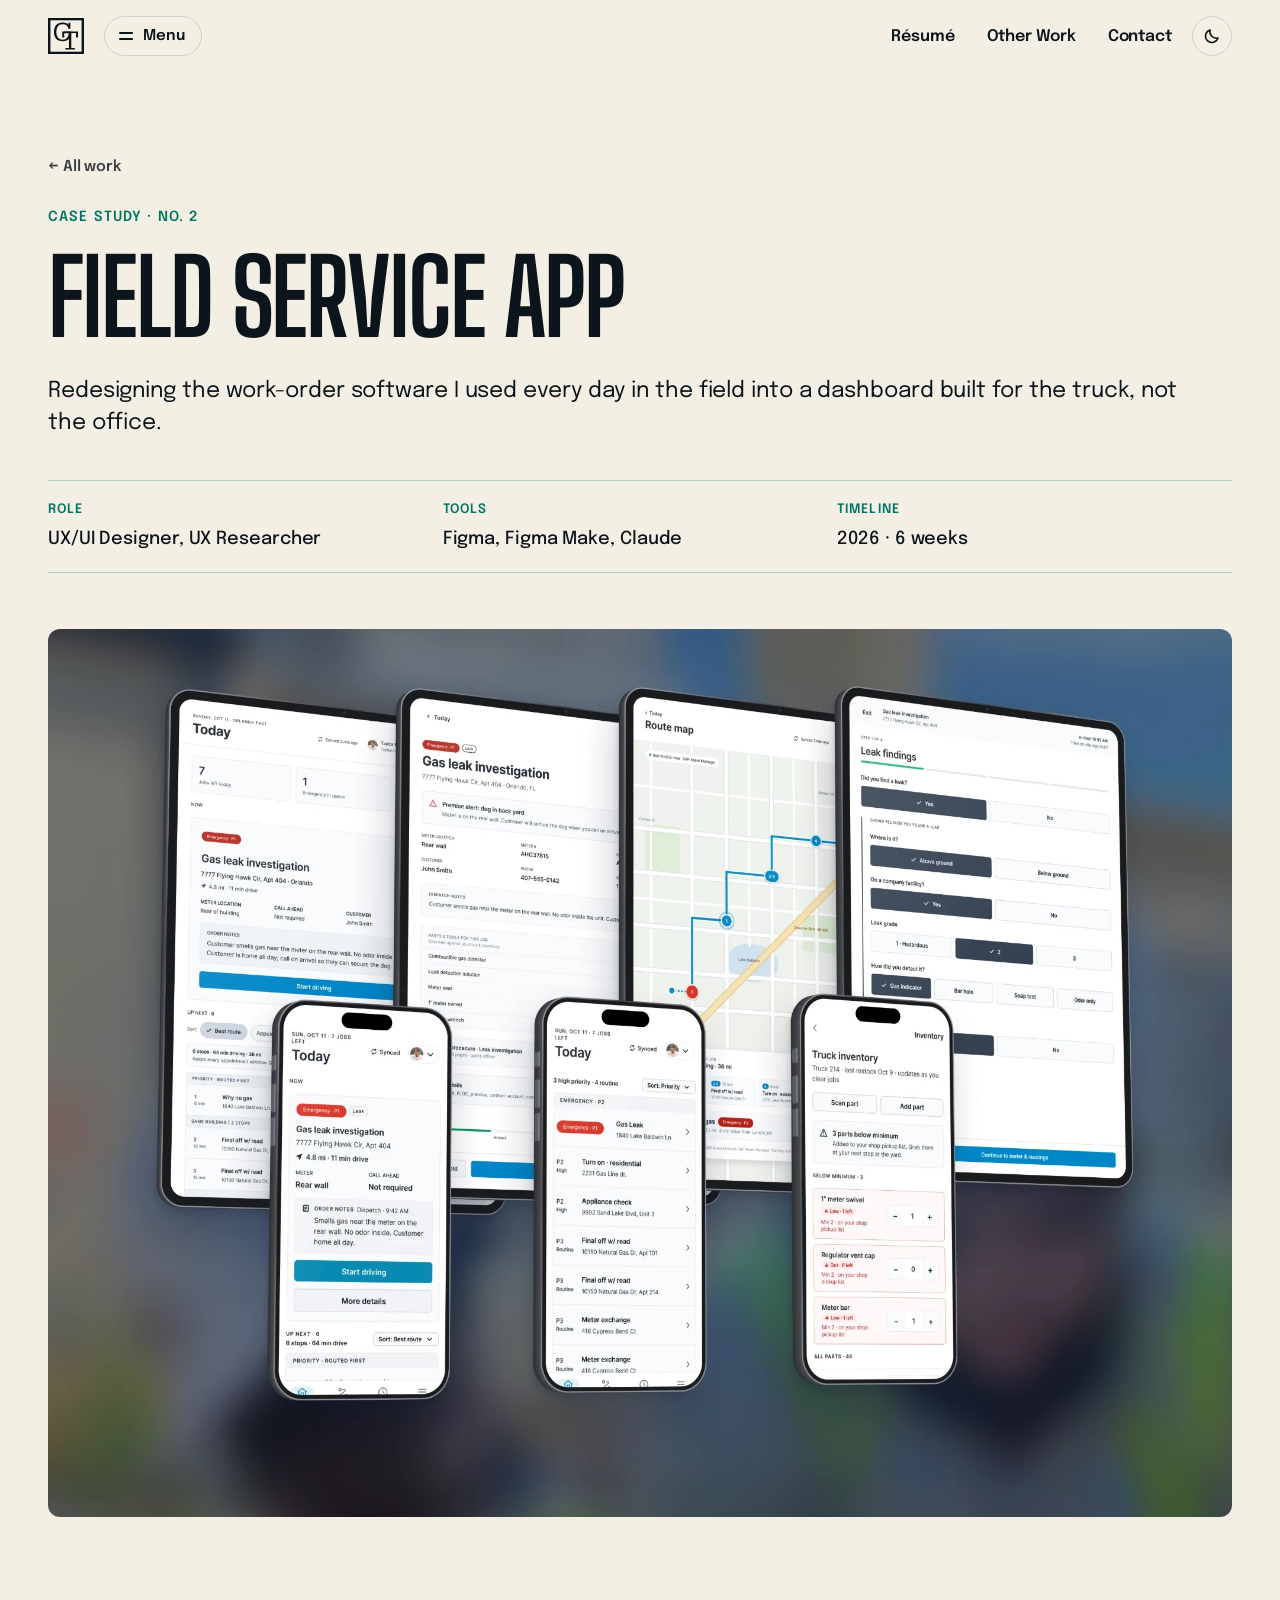
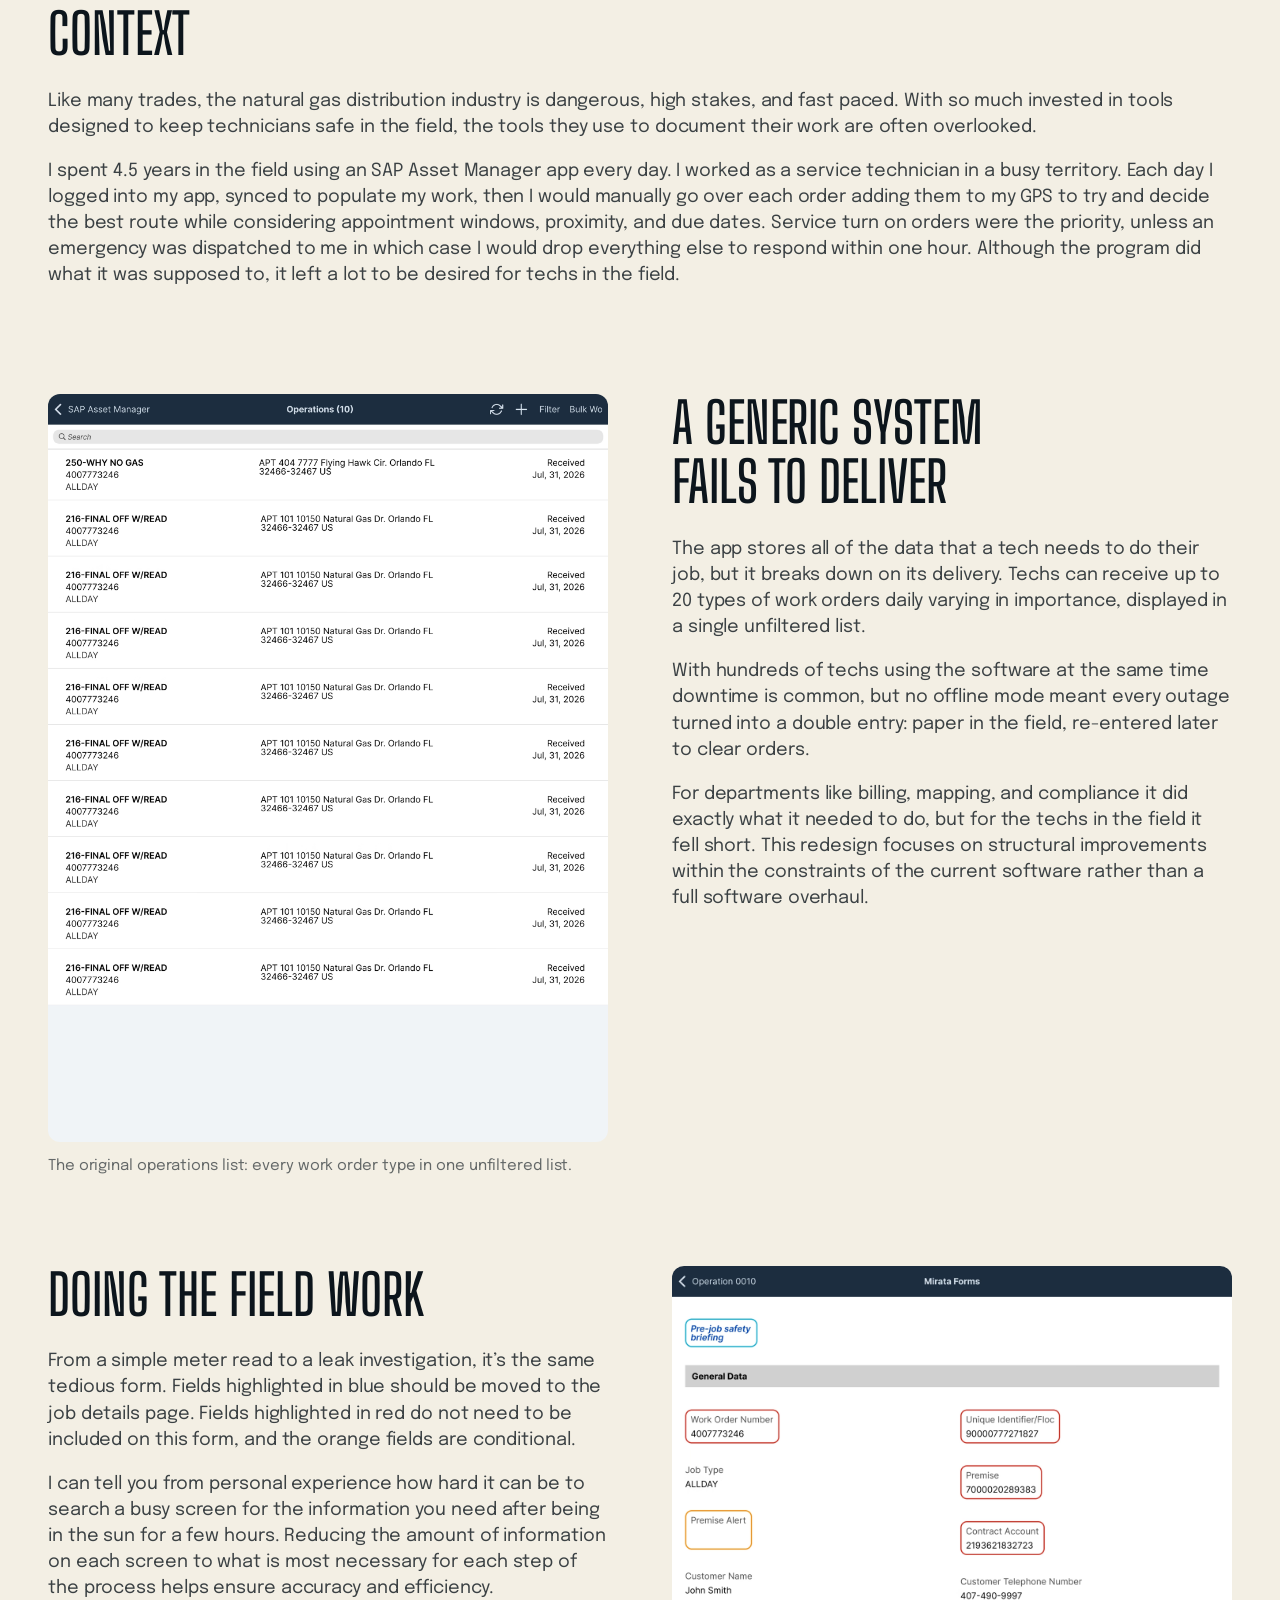
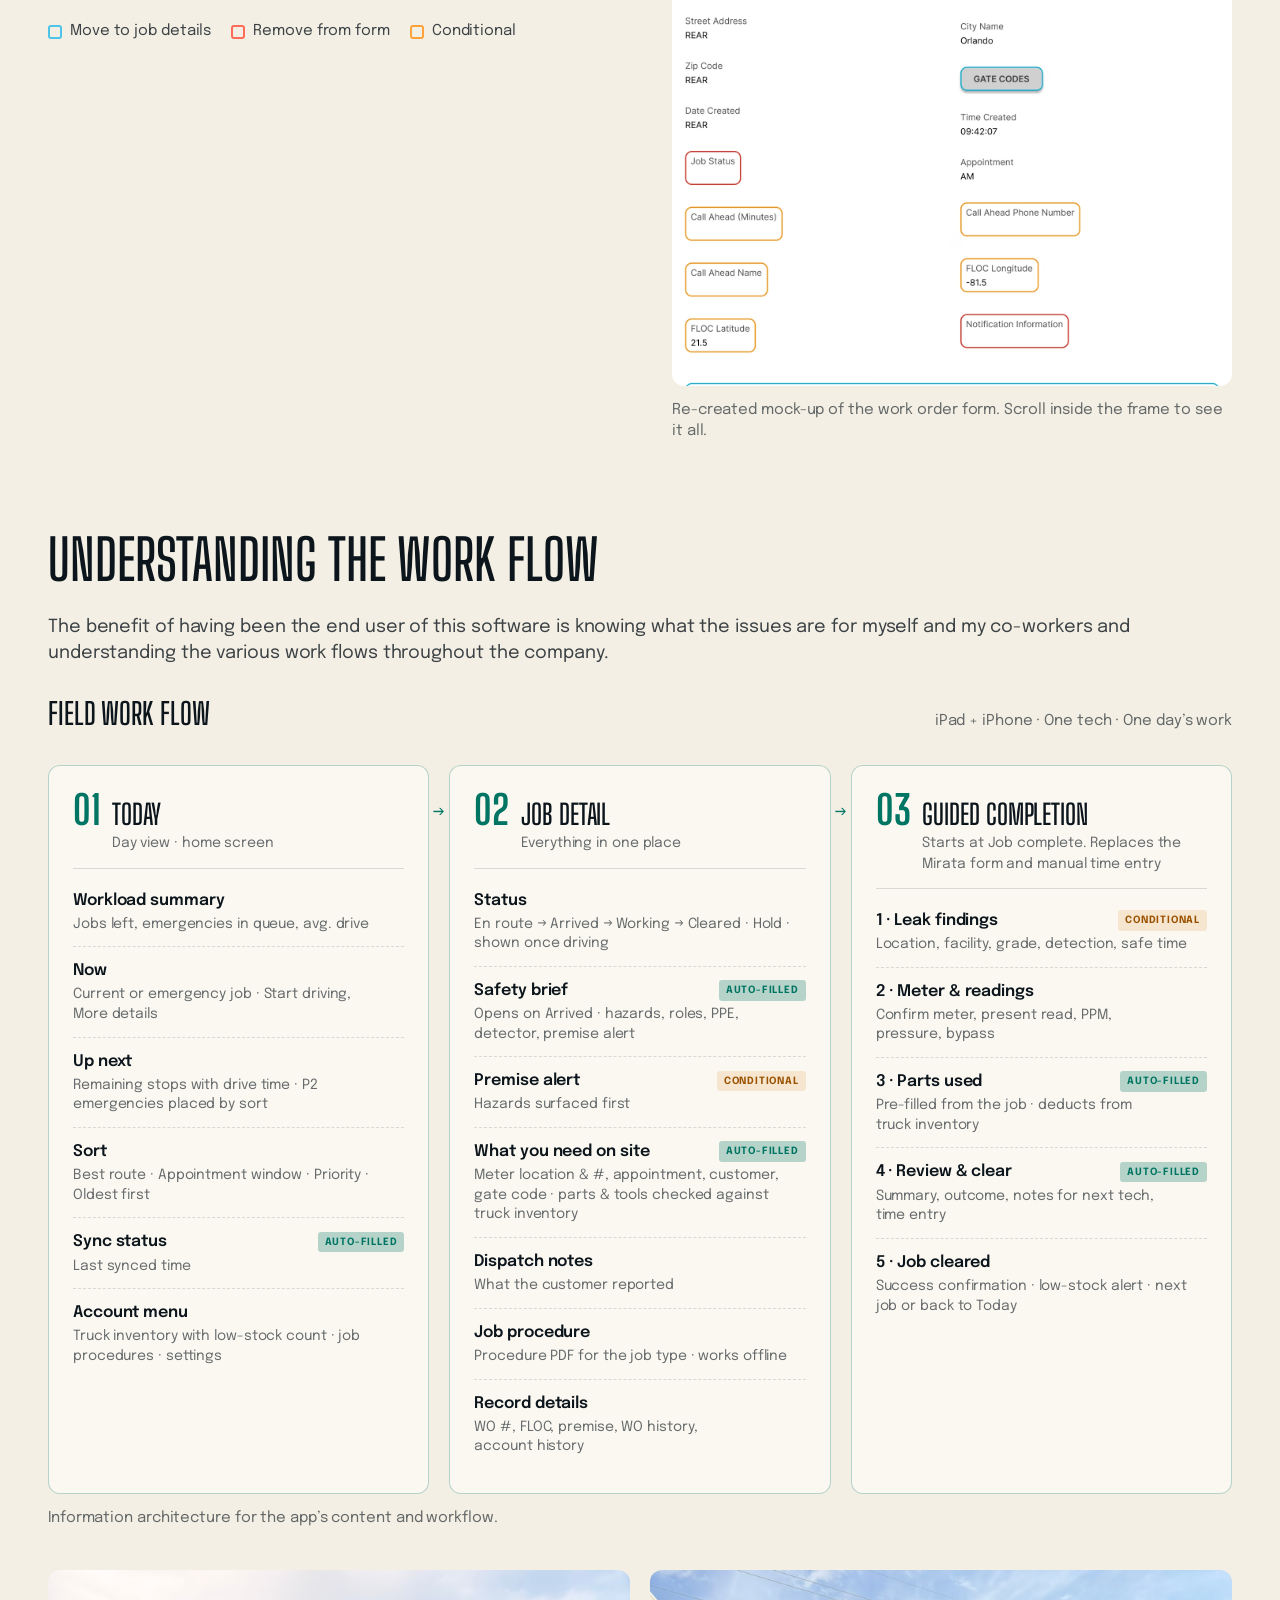
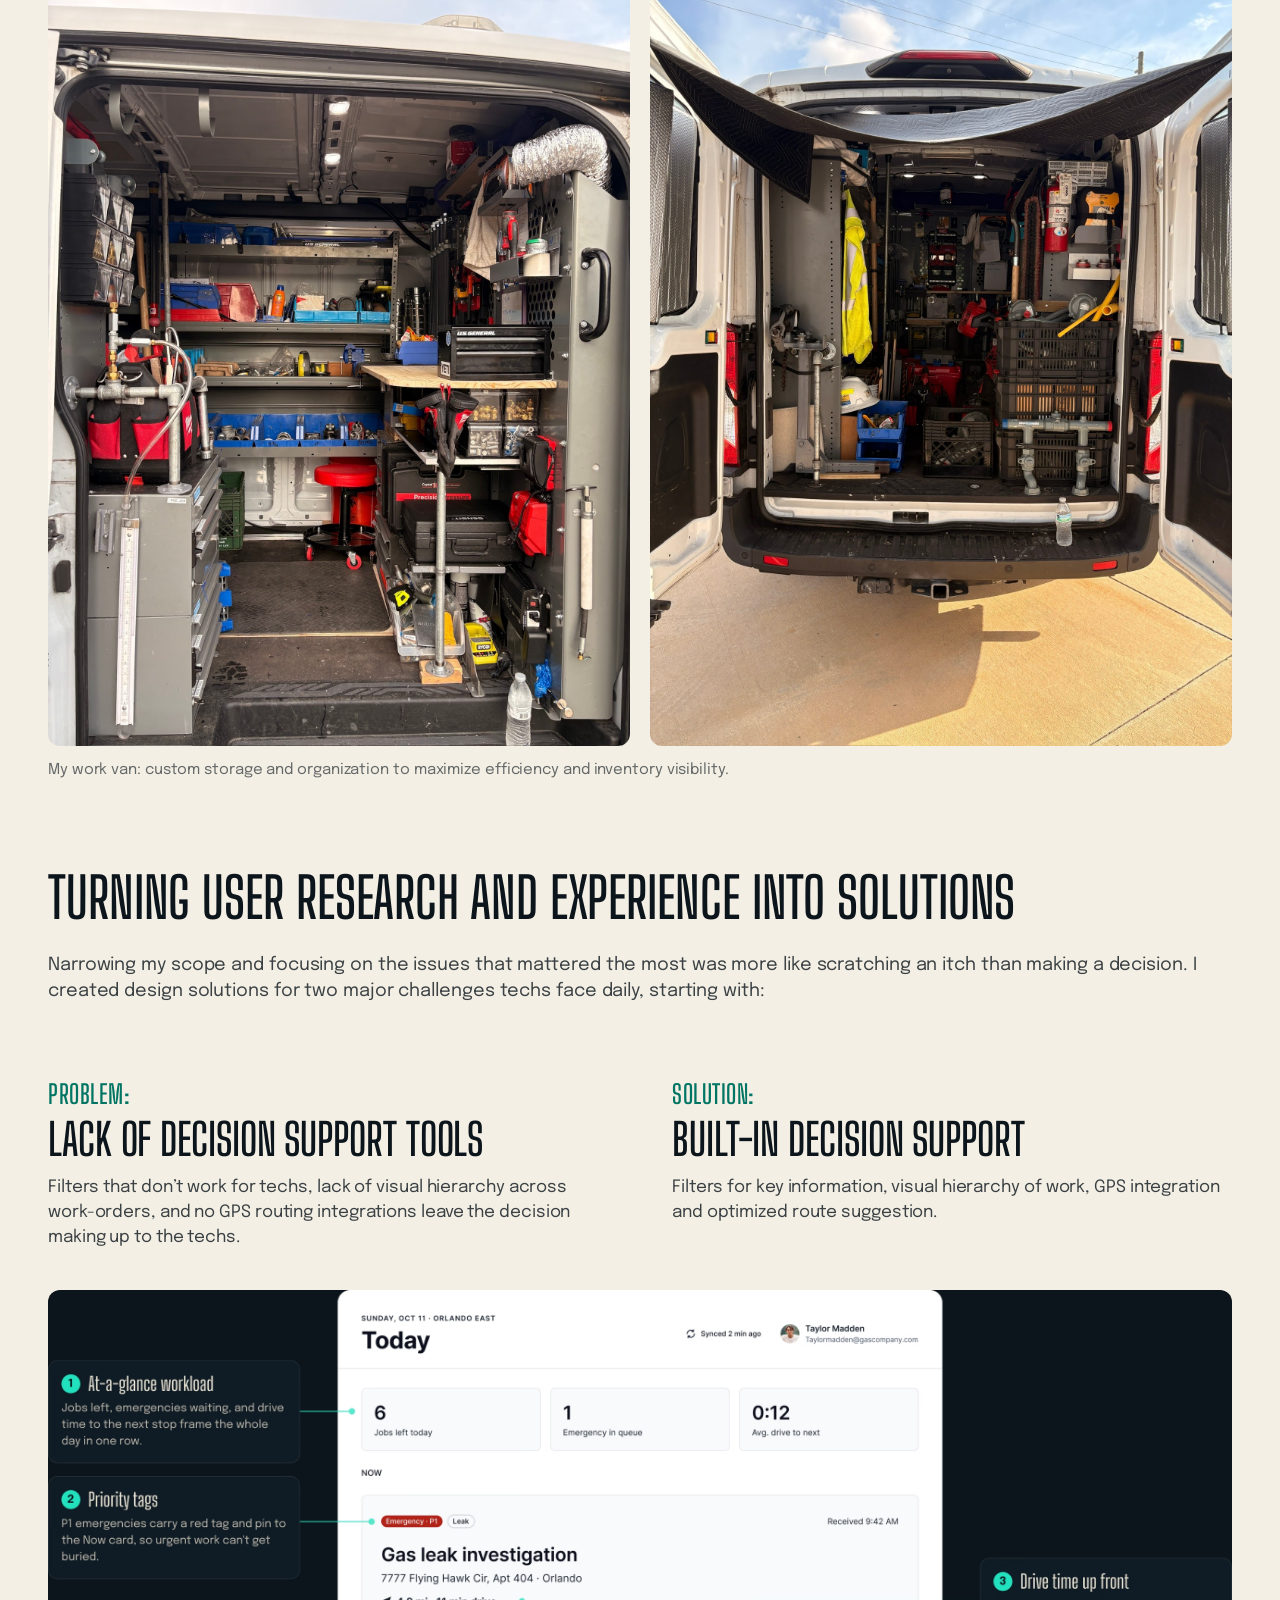
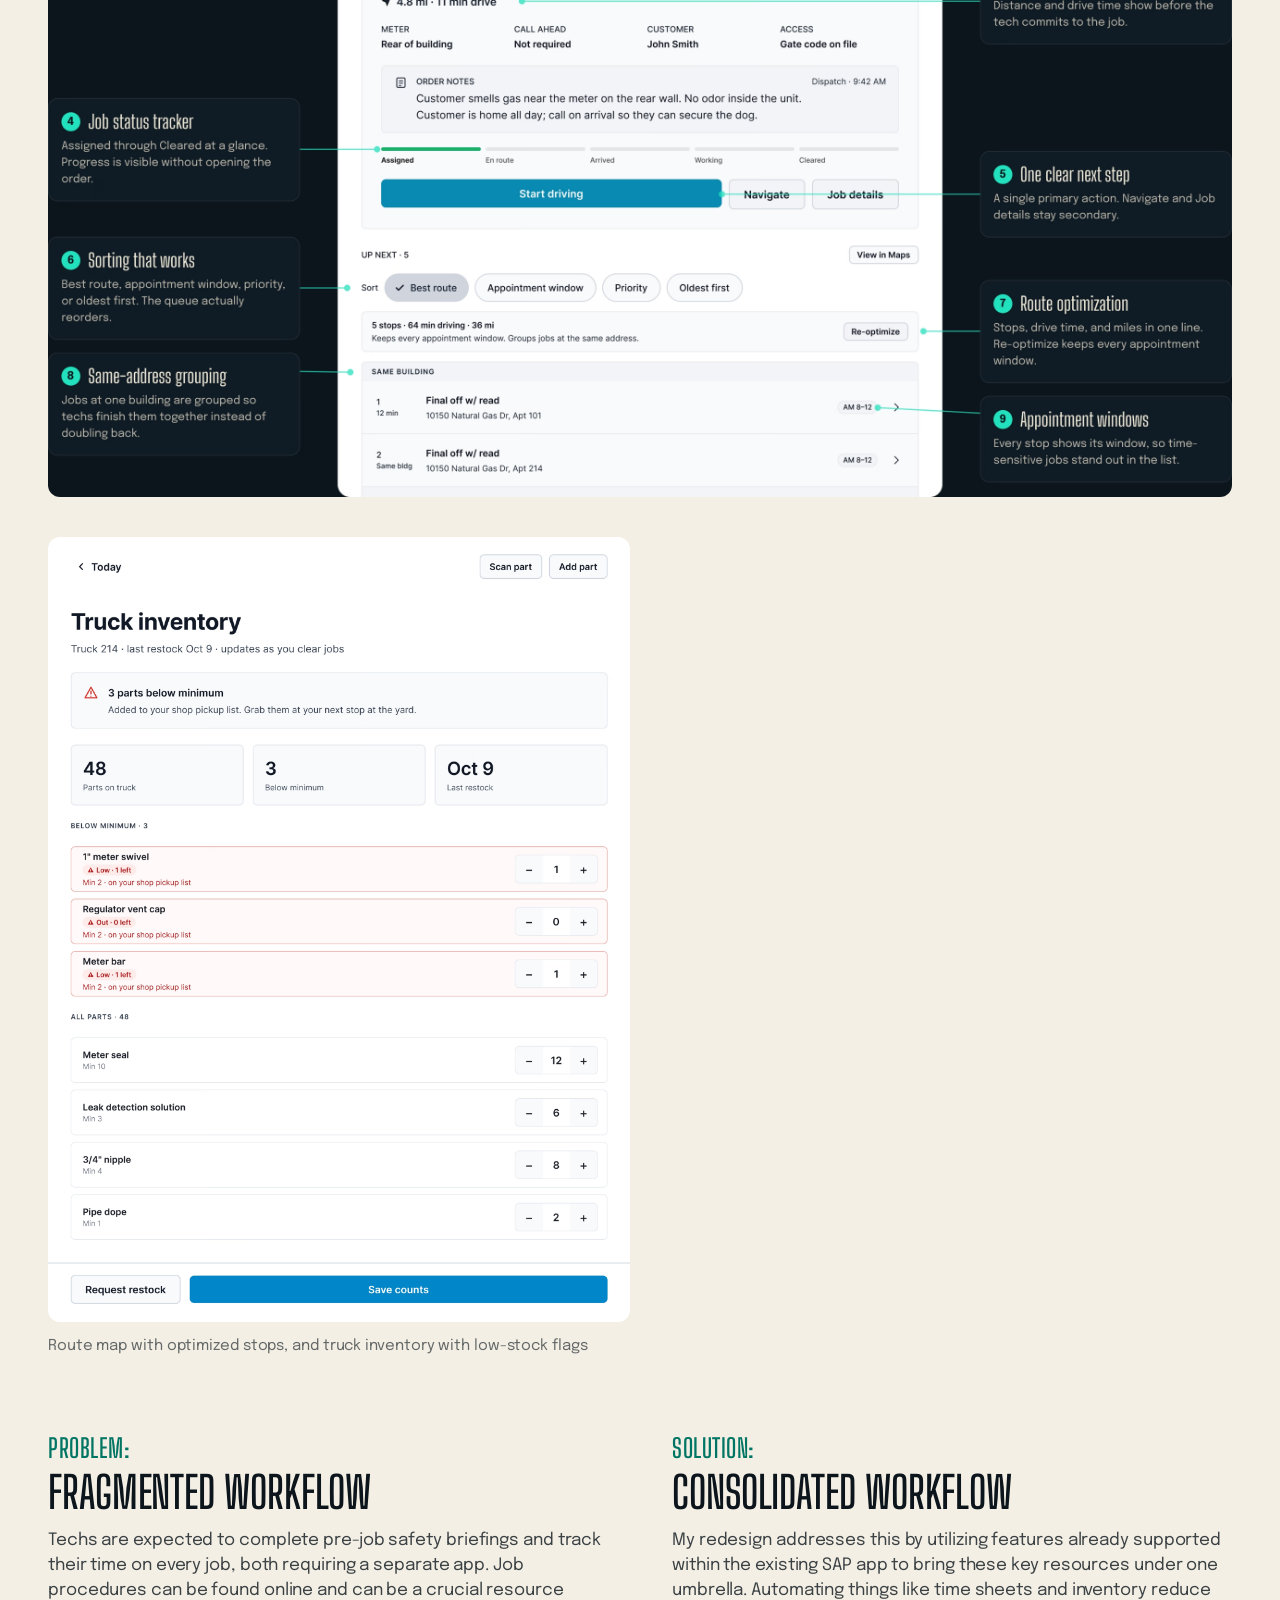
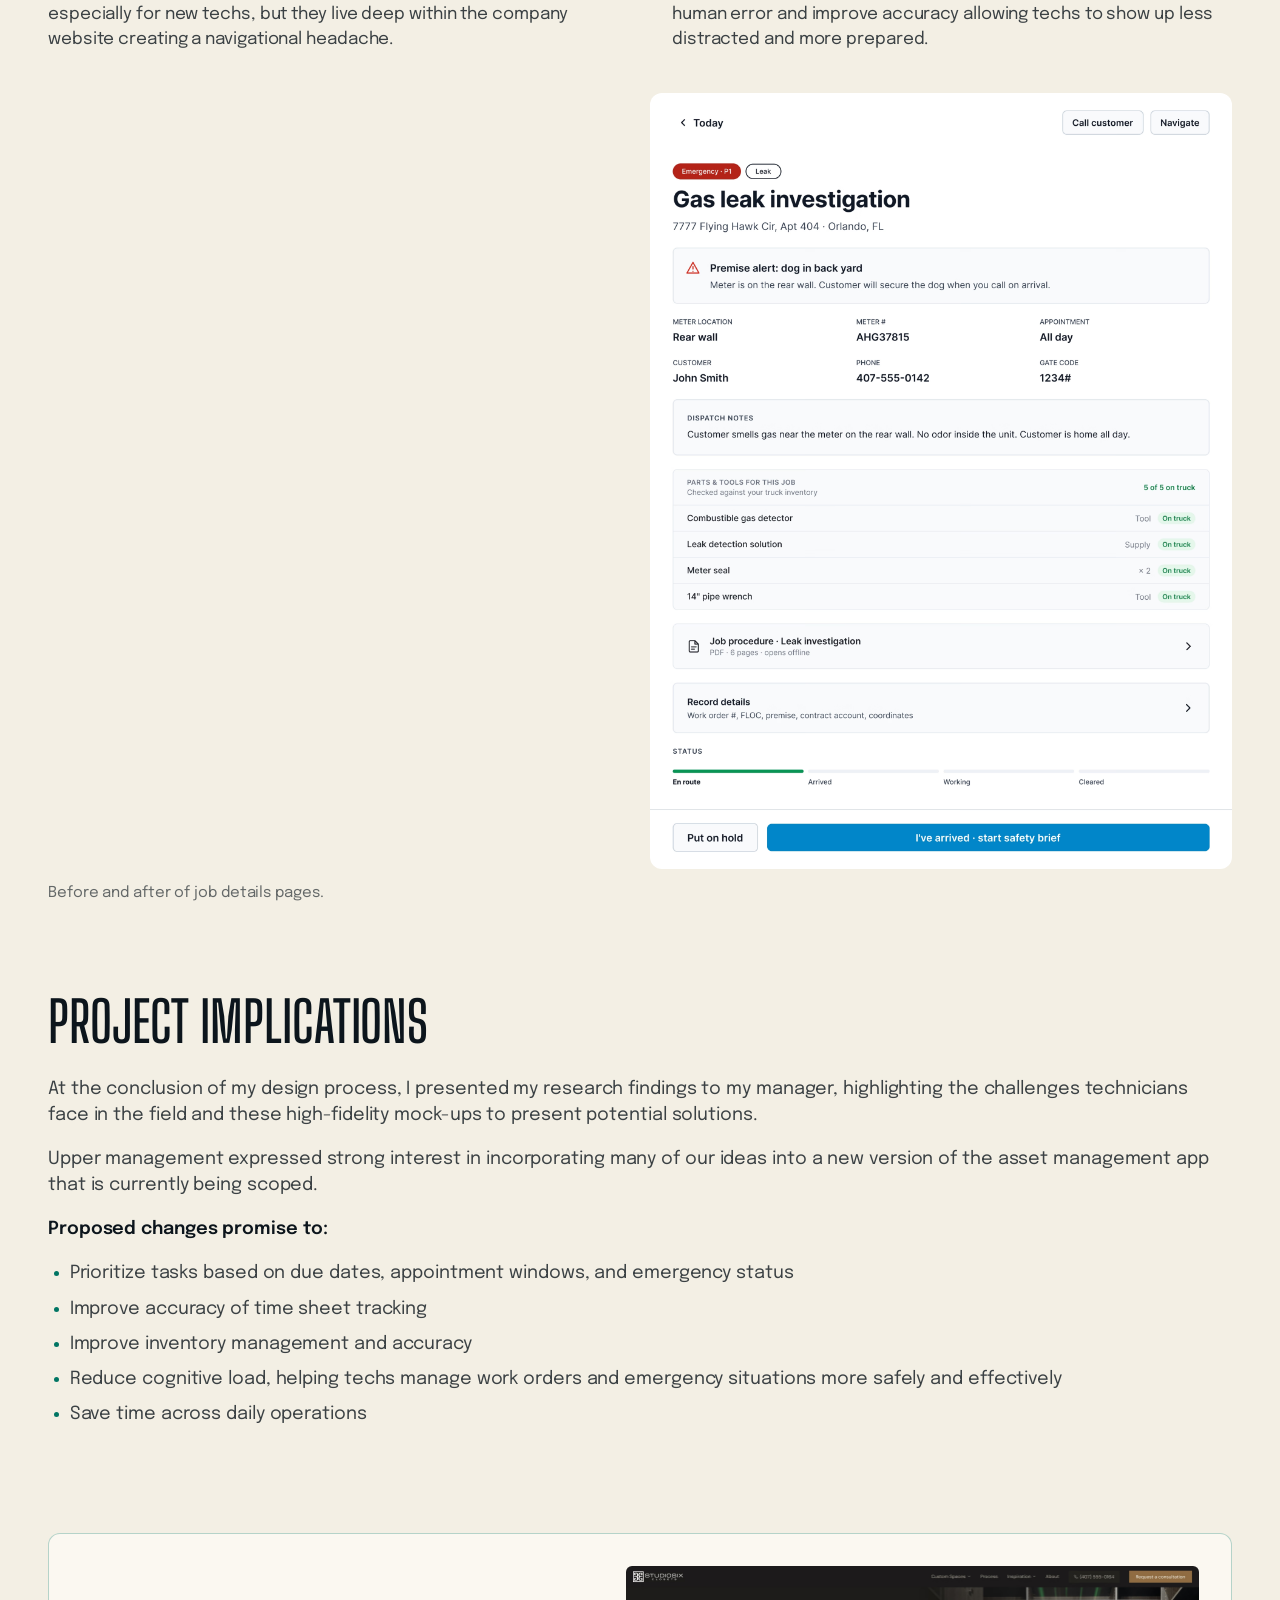
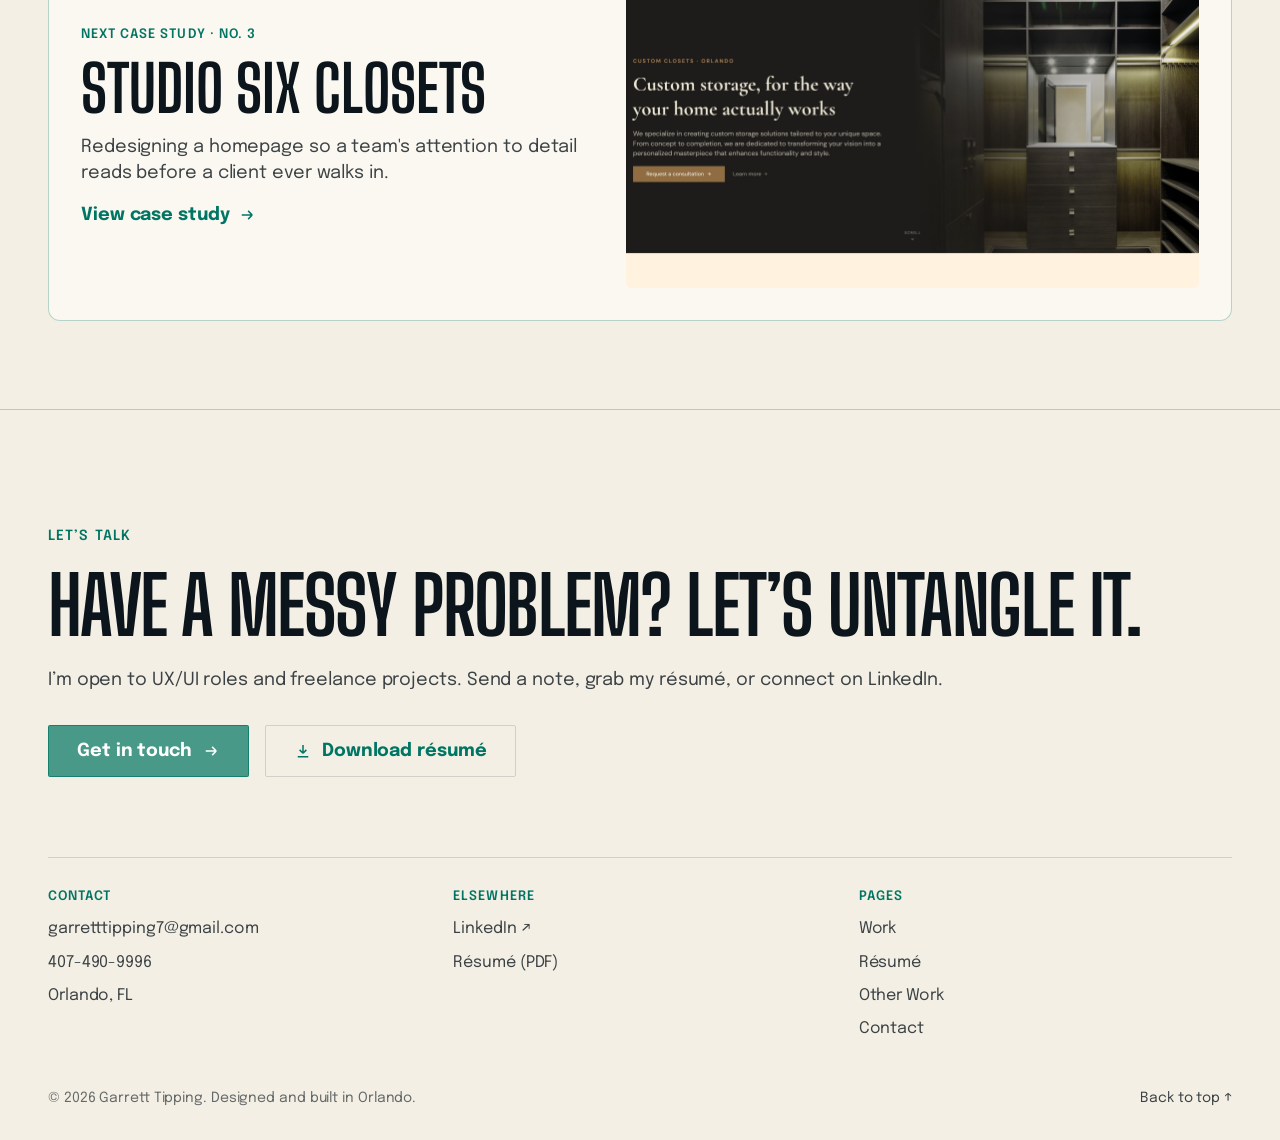
<file: field-service.html>
<!doctype html>
<html lang="en" id="top">
<head>
  <meta charset="utf-8">
  <meta name="viewport" content="width=device-width, initial-scale=1">
  <title>Field Service App · Case Study · Garrett Tipping</title>
  <meta name="description" content="Redesigning a gas utility's work-order app into a dashboard built for the truck, not the office.">
  <meta name="theme-color" content="#0c151c">
  <meta property="og:title" content="Field Service App · Case Study · Garrett Tipping">
  <meta property="og:description" content="Redesigning a gas utility's work-order app into a dashboard built for the truck, not the office.">
  <meta property="og:type" content="website">
  <link rel="canonical" href="https://garretttipping.netlify.app/field-service">
  <meta property="og:url" content="https://garretttipping.netlify.app/field-service">
  <meta property="og:site_name" content="Garrett Tipping">
  <meta property="og:image" content="https://garretttipping.netlify.app/assets/og-image.jpg">
  <meta property="og:image:width" content="1200">
  <meta property="og:image:height" content="630">
  <meta property="og:image:alt" content="Garrett Tipping, UX/UI designer: I make complicated things feel simple.">
  <meta name="twitter:card" content="summary_large_image">
  <link rel="icon" href="/assets/favicon.svg" type="image/svg+xml">
  <link rel="preconnect" href="https://fonts.googleapis.com">
  <link rel="preconnect" href="https://fonts.gstatic.com" crossorigin>
  <link rel="stylesheet" href="https://fonts.googleapis.com/css2?family=Big+Shoulders+Display:wght@300;500;600;700&family=Epilogue:wght@400;500;600;700&display=swap">
  <link rel="stylesheet" href="/css/styles.css">
  <script>(function(d){d.classList.add('js');var t;try{t=localStorage.getItem('theme')}catch(e){}if(t!=='light'&&t!=='dark')t=matchMedia('(prefers-color-scheme: light)').matches?'light':'dark';d.dataset.theme=t})(document.documentElement)</script>
  <script src="/js/main.js" defer></script>
</head>
<body>
  <div class="progress" aria-hidden="true"></div>
  <!-- site-header current="field-service.html" -->
  <a class="skip-link" href="#main">Skip to content</a>
  <header class="site-header">
    <div class="container">
      <div class="hdr-left">
      <a class="logo" href="/index.html" aria-label="Garrett Tipping, home">
      <svg viewBox="0 0 36 36" aria-hidden="true" focusable="false">
        <rect class="frame" x="0.66" y="0.53" width="34.68" height="34.95" fill="none" stroke="currentColor" stroke-width="3.52"/>
        <path fill="currentColor" d="M23.25 13.9167C23.25 15.1482 23.0894 16.324 22.7684 17.4445C22.4588 18.5647 21.9544 19.5556 21.255 20.4166C20.567 21.2778 19.6727 21.9676 18.5721 22.4862C17.4828 22.9954 16.1643 23.25 14.6164 23.25C13.0456 23.25 11.7156 22.9907 10.6264 22.4722C9.53715 21.9444 8.64284 21.25 7.94343 20.3889C7.2555 19.5278 6.75673 18.5324 6.4472 17.4028C6.14907 16.2731 6 15.1018 6 13.8889C6 12.6759 6.14907 11.5046 6.4472 10.375C6.75673 9.24534 7.2555 8.24535 7.94343 7.37498C8.64284 6.5046 9.53715 5.81018 10.6264 5.29166C11.7156 4.76389 13.0456 4.5 14.6164 4.5C16.0037 4.5 17.1905 4.69906 18.1764 5.09722C19.1625 5.49534 19.8905 6.10183 20.3606 6.91665V4.80554H22.3728V10.75H20.3606C20.3606 10.0926 20.2059 9.48147 19.8963 8.91667C19.5982 8.34259 19.1912 7.85185 18.6751 7.44442C18.1593 7.03703 17.5458 6.71756 16.835 6.48609C16.1356 6.24537 15.396 6.125 14.6164 6.125C13.401 6.125 12.3921 6.35647 11.5895 6.81942C10.7984 7.28239 10.162 7.88888 9.68047 8.63889C9.19889 9.38889 8.85493 10.2222 8.64859 11.1389C8.45365 12.0555 8.3562 12.9721 8.3562 13.8889C8.3562 14.7962 8.45365 15.713 8.64859 16.6389C8.85493 17.5555 9.19889 18.3843 9.68047 19.125C10.162 19.8565 10.7984 20.4584 11.5895 20.9306C12.3921 21.3935 13.401 21.625 14.6164 21.625C16.428 21.625 17.8553 21.0602 18.8988 19.9306C19.9422 18.8009 20.5613 17.213 20.7562 15.1667H15.7859V13.5417H23.25V13.9167Z"/>
        <path fill="currentColor" d="M30 19.5827H28.0228V15.1138H23.291V29.8862H26.8399V31.5H17.3933V29.8862H20.959V15.1138H16.2272V19.5827H14.25V13.5H30V19.5827Z"/>
      </svg>
      </a>
      <button class="menu-btn" type="button" aria-expanded="false" aria-controls="site-menu">
        <span class="menu-icon" aria-hidden="true"><i></i><i></i></span><span class="menu-label">Menu</span>
      </button>
      </div>
      <div class="hdr-right">
      <nav class="site-nav" aria-label="Main">
        <ul>
          <li><a href="/about.html">Résumé</a></li>
          <li><a href="/other-work.html">Other Work</a></li>
          <li><a href="/contact.html">Contact</a></li>
        </ul>
      </nav>
      <button class="theme-btn" type="button" aria-label="Switch to light mode" title="Switch to light mode">
        <svg class="i-sun" viewBox="0 0 24 24" fill="none" stroke="currentColor" stroke-width="2" stroke-linecap="round" aria-hidden="true"><circle cx="12" cy="12" r="4.2"/><path d="M12 2.5v2.2M12 19.3v2.2M2.5 12h2.2M19.3 12h2.2M5.3 5.3l1.6 1.6M17.1 17.1l1.6 1.6M5.3 18.7l1.6-1.6M17.1 6.9l1.6-1.6"/></svg>
        <svg class="i-moon" viewBox="0 0 24 24" fill="none" stroke="currentColor" stroke-width="2" stroke-linejoin="round" aria-hidden="true"><path d="M20 14.5A8.5 8.5 0 0 1 9.5 4a8.5 8.5 0 1 0 10.5 10.5Z"/></svg>
      </button>
      </div>
    </div>
    <div class="site-menu" id="site-menu" hidden>
      <div class="container">
        <div class="menu-grid">
          <div class="menu-col">
            <h2 class="menu-h">Case studies</h2>
            <ul>
              <li><a href="/shepherd-ai.html"><strong>Shepherd AI</strong><span>AI vehicle pricing for dealers</span></a></li>
              <li><a href="/field-service.html" aria-current="page"><strong>Field Service App</strong><span>Work-order redesign for gas techs</span></a></li>
              <li><a href="/studio-six.html"><strong>Studio Six Closets</strong><span>Homepage redesign · consultations</span></a></li>
            </ul>
          </div>
          <div class="menu-col">
            <h2 class="menu-h">Experience</h2>
            <ul>
              <li><a href="/about.html#job-studio-six"><strong>Studio Six Closets</strong><span>UX/UI Designer &amp; Researcher · 2026 – now</span></a></li>
              <li><a href="/about.html#job-horizon-terra"><strong>Horizon Terra Solutions</strong><span>Brand Designer · 2026</span></a></li>
              <li><a href="/about.html#job-teco"><strong>TECO Peoples Gas</strong><span>Utility Technician II · 2022 – 2026</span></a></li>
              <li><a href="/about.html#job-shepherd-ai"><strong>Shepherd AI</strong><span>User Experience Designer · 2024</span></a></li>
              <li><a href="/about.html#job-player-epic"><strong>Player Epic</strong><span>UI Designer · 2024</span></a></li>
            </ul>
          </div>
          <div class="menu-col">
            <h2 class="menu-h">Other work</h2>
            <ul>
              <li><a href="/other-work.html"><strong>Art</strong><span>Personal artwork and illustration</span></a></li>
              <li><a href="/other-work.html#experiments"><strong>Experiments</strong><span>Side projects and explorations</span></a></li>
              <li><a href="/building-this-site.html"><strong>Building this site</strong><span>Figma Sites → hand-written code</span></a></li>
            </ul>
          </div>
          <div class="menu-col">
            <h2 class="menu-h">About</h2>
            <ul>
              <li><a href="/about.html" class="menu-dot"><strong>Résumé</strong><span>4.5 yrs field ops → UX/UI design</span></a></li>
              <li><a href="/about.html#recommendations"><strong>Recommendations</strong><span>From mentor Dennis Chatham</span></a></li>
              <li><a href="/contact.html"><strong>Contact</strong><span>Form, email or phone</span></a></li>
            </ul>
          </div>
        </div>
        <div class="menu-foot">
          <a href="mailto:garretttipping7@gmail.com">garretttipping7@gmail.com</a>
          <a href="tel:+14074909996">407-490-9996</a>
          <a href="https://www.linkedin.com/in/garrett-tipping-ba7260289/" target="_blank" rel="noopener">LinkedIn ↗</a>
          <a href="/assets/Garrett-Tipping-Resume.pdf" download>Résumé PDF ↓</a>
        </div>
      </div>
    </div>
  </header>
  <!-- /site-header -->

  <main id="main">
    <section class="cs-hero">
      <div class="container">
        <a class="cs-back" href="/index.html#work">← All work</a>
        <p class="eyebrow">Case study · No. 2</p>
        <h1>Field service app</h1>
        <p class="cs-lede">Redesigning the work-order software I used every day in the field into a dashboard built for the truck, not the office.</p>
        <dl class="cs-meta">
        <div><dt>Role</dt><dd>UX/UI Designer, UX Researcher</dd></div>
        <div><dt>Tools</dt><dd>Figma, Figma Make, Claude</dd></div>
        <div><dt>Timeline</dt><dd>2026 · 6 weeks</dd></div>
        </dl>
        <div class="cs-hero-media"><picture><source srcset="/assets/img/work-field-service.avif" type="image/avif"><img src="/assets/img/work-field-service.png" alt="The redesigned field service app on four tablets and three phones: Today, gas leak investigation, route map, leak findings and truck inventory" width="2000" height="1500" decoding="async"></picture></div>
      </div>
    </section>

    <section class="cs-section container">
      <h2 class="reveal">Context</h2>
      <div class="prose reveal">
        <p>Like many trades, the natural gas distribution industry is dangerous, high stakes, and fast paced. With so much invested in tools designed to keep technicians safe in the field, the tools they use to document their work are often overlooked.</p>
        <p>I spent 4.5 years in the field using an SAP Asset Manager app every day. I worked as a service technician in a busy territory. Each day I logged into my app, synced to populate my work, then I would manually go over each order adding them to my GPS to try and decide the best route while considering appointment windows, proximity, and due dates. Service turn on orders were the priority, unless an emergency was dispatched to me in which case I would drop everything else to respond within one hour. Although the program did what it was supposed to, it left a lot to be desired for techs in the field.</p>
      </div>
    </section>

    <section class="cs-section container">
      <div class="cs-split cs-split--media-left">
        <div class="sticky reveal">
          <h2 class="cs-h2">A generic system fails to deliver</h2>
          <div class="prose">
            <p>The app stores all of the data that a tech needs to do their job, but it breaks down on its delivery. Techs can receive up to 20 types of work orders daily varying in importance, displayed in a single unfiltered list.</p>
            <p>With hundreds of techs using the software at the same time downtime is common, but no offline mode meant every outage turned into a double entry: paper in the field, re-entered later to clear orders.</p>
            <p>For departments like billing, mapping, and compliance it did exactly what it needed to do, but for the techs in the field it fell short. This redesign focuses on structural improvements within the constraints of the current software rather than a full software overhaul.</p>
          </div>
        </div>
        <figure class="cs-figure reveal zoomable">
          <div class="shot"><picture><source srcset="/assets/img/cs/fs-context.avif" type="image/avif"><img src="/assets/img/cs/fs-context.png" alt="The original operations list in SAP Asset Manager, showing a long unfiltered list of work orders" width="1000" height="1334" loading="lazy" decoding="async"></picture></div>
          <figcaption>The original operations list: every work order type in one unfiltered list.</figcaption>
        </figure>
      </div>
    </section>

    <section class="cs-section container">
      <div class="cs-split">
        <div class="sticky reveal">
          <h2 class="cs-h2">Doing the field work</h2>
          <div class="prose">
            <p>From a simple meter read to a leak investigation, it’s the same tedious form. Fields highlighted in blue should be moved to the job details page. Fields highlighted in red do not need to be included on this form, and the orange fields are conditional.</p>
            <p>I can tell you from personal experience how hard it can be to search a busy screen for the information you need after being in the sun for a few hours. Reducing the amount of information on each screen to what is most necessary for each step of the process helps ensure accuracy and efficiency.</p>
          </div>
          <ul class="legend" aria-label="Highlight key">
            <li><i style="border-color:#4fc3e8"></i>Move to job details</li>
            <li><i style="border-color:#ff6b5b"></i>Remove from form</li>
            <li><i style="border-color:#ffa23a"></i>Conditional</li>
          </ul>
        </div>
        <figure class="cs-figure reveal" style="margin-top:0">
          <div class="scroll-frame" tabindex="0" aria-label="Work order form, scrollable">
            <picture><source srcset="/assets/img/cs/fs-form-1.avif" type="image/avif"><img src="/assets/img/cs/fs-form-1.png" alt="Work order form, part 1, with fields highlighted" width="1000" height="1803" loading="lazy" decoding="async"></picture>
            <picture><source srcset="/assets/img/cs/fs-form-2.avif" type="image/avif"><img src="/assets/img/cs/fs-form-2.png" alt="Work order form, part 2, with fields highlighted" width="1000" height="1644" loading="lazy" decoding="async"></picture>
            <picture><source srcset="/assets/img/cs/fs-form-3.avif" type="image/avif"><img src="/assets/img/cs/fs-form-3.png" alt="Work order form, part 3, with fields highlighted" width="1800" height="1573" loading="lazy" decoding="async"></picture>
          </div>
          <figcaption>Re-created mock-up of the work order form. Scroll inside the frame to see it all.</figcaption>
        </figure>
      </div>
    </section>

    <section class="cs-section container">
      <h2 class="reveal">Understanding the work flow</h2>
      <div class="prose reveal">
        <p>The benefit of having been the end user of this software is knowing what the issues are for myself and my co-workers and understanding the various work flows throughout the company.</p>
      </div>
      <figure class="cs-figure reveal" style="margin-top:32px">
        <div class="flow-sub"><h3>Field work flow</h3><p>iPad + iPhone · One tech · One day’s work</p></div>
        <div class="flow">
        <div class="flow-col reveal">
          <header><span class="num">01</span><div><h3>Today</h3><p>Day view · home screen</p></div></header>
          <ol>
            <li><strong>Workload summary</strong><span class="desc">Jobs left, emergencies in queue, avg. drive</span></li><li><strong>Now</strong><span class="desc">Current or emergency job · Start driving, More details</span></li><li><strong>Up next</strong><span class="desc">Remaining stops with drive time · P2 emergencies placed by sort</span></li><li><strong>Sort</strong><span class="desc">Best route · Appointment window · Priority · Oldest first</span></li><li><strong>Sync status<span class="tag auto">AUTO-FILLED</span></strong><span class="desc">Last synced time</span></li><li><strong>Account menu</strong><span class="desc">Truck inventory with low-stock count · job procedures · settings</span></li>
          </ol>
        </div>
        <div class="flow-col reveal">
          <header><span class="num">02</span><div><h3>Job detail</h3><p>Everything in one place</p></div></header>
          <ol>
            <li><strong>Status</strong><span class="desc">En route → Arrived → Working → Cleared · Hold · shown once driving</span></li><li><strong>Safety brief<span class="tag auto">AUTO-FILLED</span></strong><span class="desc">Opens on Arrived · hazards, roles, PPE, detector, premise alert</span></li><li><strong>Premise alert<span class="tag cond">CONDITIONAL</span></strong><span class="desc">Hazards surfaced first</span></li><li><strong>What you need on site<span class="tag auto">AUTO-FILLED</span></strong><span class="desc">Meter location &amp; #, appointment, customer, gate code · parts &amp; tools checked against truck inventory</span></li><li><strong>Dispatch notes</strong><span class="desc">What the customer reported</span></li><li><strong>Job procedure</strong><span class="desc">Procedure PDF for the job type · works offline</span></li><li><strong>Record details</strong><span class="desc">WO #, FLOC, premise, WO history, account history</span></li>
          </ol>
        </div>
        <div class="flow-col reveal">
          <header><span class="num">03</span><div><h3>Guided completion</h3><p>Starts at Job complete. Replaces the Mirata form and manual time entry</p></div></header>
          <ol>
            <li><strong>1 · Leak findings<span class="tag cond">CONDITIONAL</span></strong><span class="desc">Location, facility, grade, detection, safe time</span></li><li><strong>2 · Meter &amp; readings</strong><span class="desc">Confirm meter, present read, PPM, pressure, bypass</span></li><li><strong>3 · Parts used<span class="tag auto">AUTO-FILLED</span></strong><span class="desc">Pre-filled from the job · deducts from truck inventory</span></li><li><strong>4 · Review &amp; clear<span class="tag auto">AUTO-FILLED</span></strong><span class="desc">Summary, outcome, notes for next tech, time entry</span></li><li><strong>5 · Job cleared</strong><span class="desc">Success confirmation · low-stock alert · next job or back to Today</span></li>
          </ol>
        </div>
        </div>
        <figcaption>Information architecture for the app’s content and workflow.</figcaption>
      </figure>
      <figure class="cs-figure reveal zoomable">
        <div class="cs-pair">
          <div class="shot"><picture><source srcset="/assets/img/cs/fs-van-1.avif" type="image/avif"><img src="/assets/img/cs/fs-van-1.jpg" alt="Inside Garrett's work van, showing custom shelving" width="1000" height="1333" loading="lazy" decoding="async"></picture></div>
          <div class="shot"><picture><source srcset="/assets/img/cs/fs-van-2.avif" type="image/avif"><img src="/assets/img/cs/fs-van-2.jpg" alt="Inside Garrett's work van, showing organized parts storage" width="1000" height="1333" loading="lazy" decoding="async"></picture></div>
        </div>
        <figcaption>My work van: custom storage and organization to maximize efficiency and inventory visibility.</figcaption>
      </figure>
    </section>

    <section class="cs-section container">
      <h2 class="reveal">Turning user research and experience into solutions</h2>
      <div class="prose reveal">
        <p>Narrowing my scope and focusing on the issues that mattered the most was more like scratching an itch than making a decision. I created design solutions for two major challenges techs face daily, starting with:</p>
      </div>
      <div class="ps">
        <div class="ps-card reveal"><span class="label">Problem:</span><h3>Lack of decision support tools</h3><p>Filters that don’t work for techs, lack of visual hierarchy across work-orders, and no GPS routing integrations leave the decision making up to the techs.</p></div>
        <div class="ps-card solution reveal"><span class="label">Solution:</span><h3>Built-in decision support</h3><p>Filters for key information, visual hierarchy of work, GPS integration and optimized route suggestion.</p></div>
      </div>
      <figure class="cs-figure reveal zoomable">
        <div class="shot"><picture><source srcset="/assets/img/cs/fs-solutions.avif" type="image/avif"><img src="/assets/img/cs/fs-solutions.png" alt="Annotated Today screen: at-a-glance workload, priority tags, job status tracker, sorting that works, same-address grouping, drive time up front, one clear next step, route optimization and appointment windows" width="1800" height="1226" loading="lazy" decoding="async"></picture></div>
      </figure>
      <figure class="cs-figure reveal zoomable">
        <div class="cs-pair">
          <div class="shot"><picture><source srcset="/assets/img/cs/fs-inventory.avif" type="image/avif"><img src="/assets/img/cs/fs-inventory.png" alt="Truck inventory screen with low-stock flags" width="1000" height="1348" loading="lazy" decoding="async"></picture></div>
          <div class="shot"><picture><source srcset="/assets/img/cs/fs-route-map.avif" type="image/avif"><img src="/assets/img/cs/fs-route-map.png" alt="Route map with optimized stops" width="1000" height="1348" loading="lazy" decoding="async"></picture></div>
        </div>
        <figcaption>Route map with optimized stops, and truck inventory with low-stock flags</figcaption>
      </figure>
      <div class="ps">
        <div class="ps-card reveal"><span class="label">Problem:</span><h3>Fragmented workflow</h3><p>Techs are expected to complete pre-job safety briefings and track their time on every job, both requiring a separate app. Job procedures can be found online and can be a crucial resource especially for new techs, but they live deep within the company website creating a navigational headache.</p></div>
        <div class="ps-card solution reveal"><span class="label">Solution:</span><h3>Consolidated workflow</h3><p>My redesign addresses this by utilizing features already supported within the existing SAP app to bring these key resources under one umbrella. Automating things like time sheets and inventory reduce human error and improve accuracy allowing techs to show up less distracted and more prepared.</p></div>
      </div>
      <figure class="cs-figure reveal zoomable">
        <div class="cs-pair">
          <div class="shot"><picture><source srcset="/assets/img/cs/fs-review-clear.avif" type="image/avif"><img src="/assets/img/cs/fs-review-clear.png" alt="Guided completion, Review and clear step" width="1000" height="1334" loading="lazy" decoding="async"></picture></div>
          <div class="shot"><picture><source srcset="/assets/img/cs/fs-job-detail.avif" type="image/avif"><img src="/assets/img/cs/fs-job-detail.png" alt="Redesigned job detail page for a gas leak investigation" width="1000" height="1334" loading="lazy" decoding="async"></picture></div>
        </div>
        <figcaption>Before and after of job details pages.</figcaption>
      </figure>
    </section>

    <section class="cs-section container">
      <h2 class="reveal">Project implications</h2>
      <div class="prose reveal">
        <p>At the conclusion of my design process, I presented my research findings to my manager, highlighting the challenges technicians face in the field and these high-fidelity mock-ups to present potential solutions.</p>
        <p>Upper management expressed strong interest in incorporating many of our ideas into a new version of the asset management app that is currently being scoped.</p>
        <p><strong>Proposed changes promise to:</strong></p>
      </div>
      <div class="prose reveal"><ul>
        <li>Prioritize tasks based on due dates, appointment windows, and emergency status</li>
        <li>Improve accuracy of time sheet tracking</li>
        <li>Improve inventory management and accuracy</li>
        <li>Reduce cognitive load, helping techs manage work orders and emergency situations more safely and effectively</li>
        <li>Save time across daily operations</li>
      </ul></div>
    </section>

    <section class="cs-section container" aria-label="Next case study">
      <a class="next-cs reveal" href="/studio-six.html">
        <div>
          <span class="kicker">Next case study · No. 3</span>
          <h2>Studio Six Closets</h2>
          <p>Redesigning a homepage so a team's attention to detail reads before a client ever walks in.</p>
          <span class="go">View case study <svg class="arrow" viewBox="0 0 24 24" fill="none" stroke="currentColor" stroke-width="2" aria-hidden="true"><path d="M5 12h14m0 0-5.5-5.5M19 12l-5.5 5.5"/></svg></span>
        </div>
        <div class="thumb"><picture><source srcset="/assets/img/work-studio-six.avif" type="image/avif"><img src="/assets/img/work-studio-six.jpg" alt="" loading="lazy"></picture></div>
      </a>
    </section>
  </main>

  <!-- site-footer cta -->
  <footer class="site-footer">
    <div class="container">
      <!-- cta -->
      <div class="footer-cta reveal">
        <p class="eyebrow">Let’s talk</p>
        <h2>Have a messy problem? Let’s untangle it.</h2>
        <p>I’m open to UX/UI roles and freelance projects. Send a note, grab my résumé, or connect on LinkedIn.</p>
        <div class="footer-actions">
          <a class="btn btn-primary" href="/contact.html">Get in touch <svg class="arrow" viewBox="0 0 24 24" fill="none" stroke="currentColor" stroke-width="2" aria-hidden="true"><path d="M5 12h14m0 0-5.5-5.5M19 12l-5.5 5.5"/></svg></a>
          <a class="btn btn-ghost" href="/assets/Garrett-Tipping-Resume.pdf" download><svg viewBox="0 0 24 24" fill="none" stroke="currentColor" stroke-width="2" aria-hidden="true"><path d="M12 4v11m0 0-4.5-4.5M12 15l4.5-4.5M5 19.5h14"/></svg> Download résumé</a>
        </div>
      </div>
      <!-- /cta -->
      <div class="footer-grid">
        <div>
          <h3>Contact</h3>
          <ul>
            <li><a href="mailto:garretttipping7@gmail.com">garretttipping7@gmail.com</a></li>
            <li><a href="tel:+14074909996">407-490-9996</a></li>
            <li>Orlando, FL</li>
          </ul>
        </div>
        <div>
          <h3>Elsewhere</h3>
          <ul>
            <li><a href="https://www.linkedin.com/in/garrett-tipping-ba7260289/" target="_blank" rel="noopener">LinkedIn ↗</a></li>
            <li><a href="/assets/Garrett-Tipping-Resume.pdf" download>Résumé (PDF)</a></li>
          </ul>
        </div>
        <div>
          <h3>Pages</h3>
          <ul>
            <li><a href="/index.html">Work</a></li>
            <li><a href="/about.html">Résumé</a></li>
            <li><a href="/other-work.html">Other Work</a></li>
            <li><a href="/contact.html">Contact</a></li>
          </ul>
        </div>
      </div>
      <div class="footer-bottom">
        <span>© <span data-year>2026</span> Garrett Tipping. Designed and built in Orlando.</span>
        <a href="#top">Back to top ↑</a>
      </div>
    </div>
  </footer>
  <!-- /site-footer -->
</body>
</html>
</file>
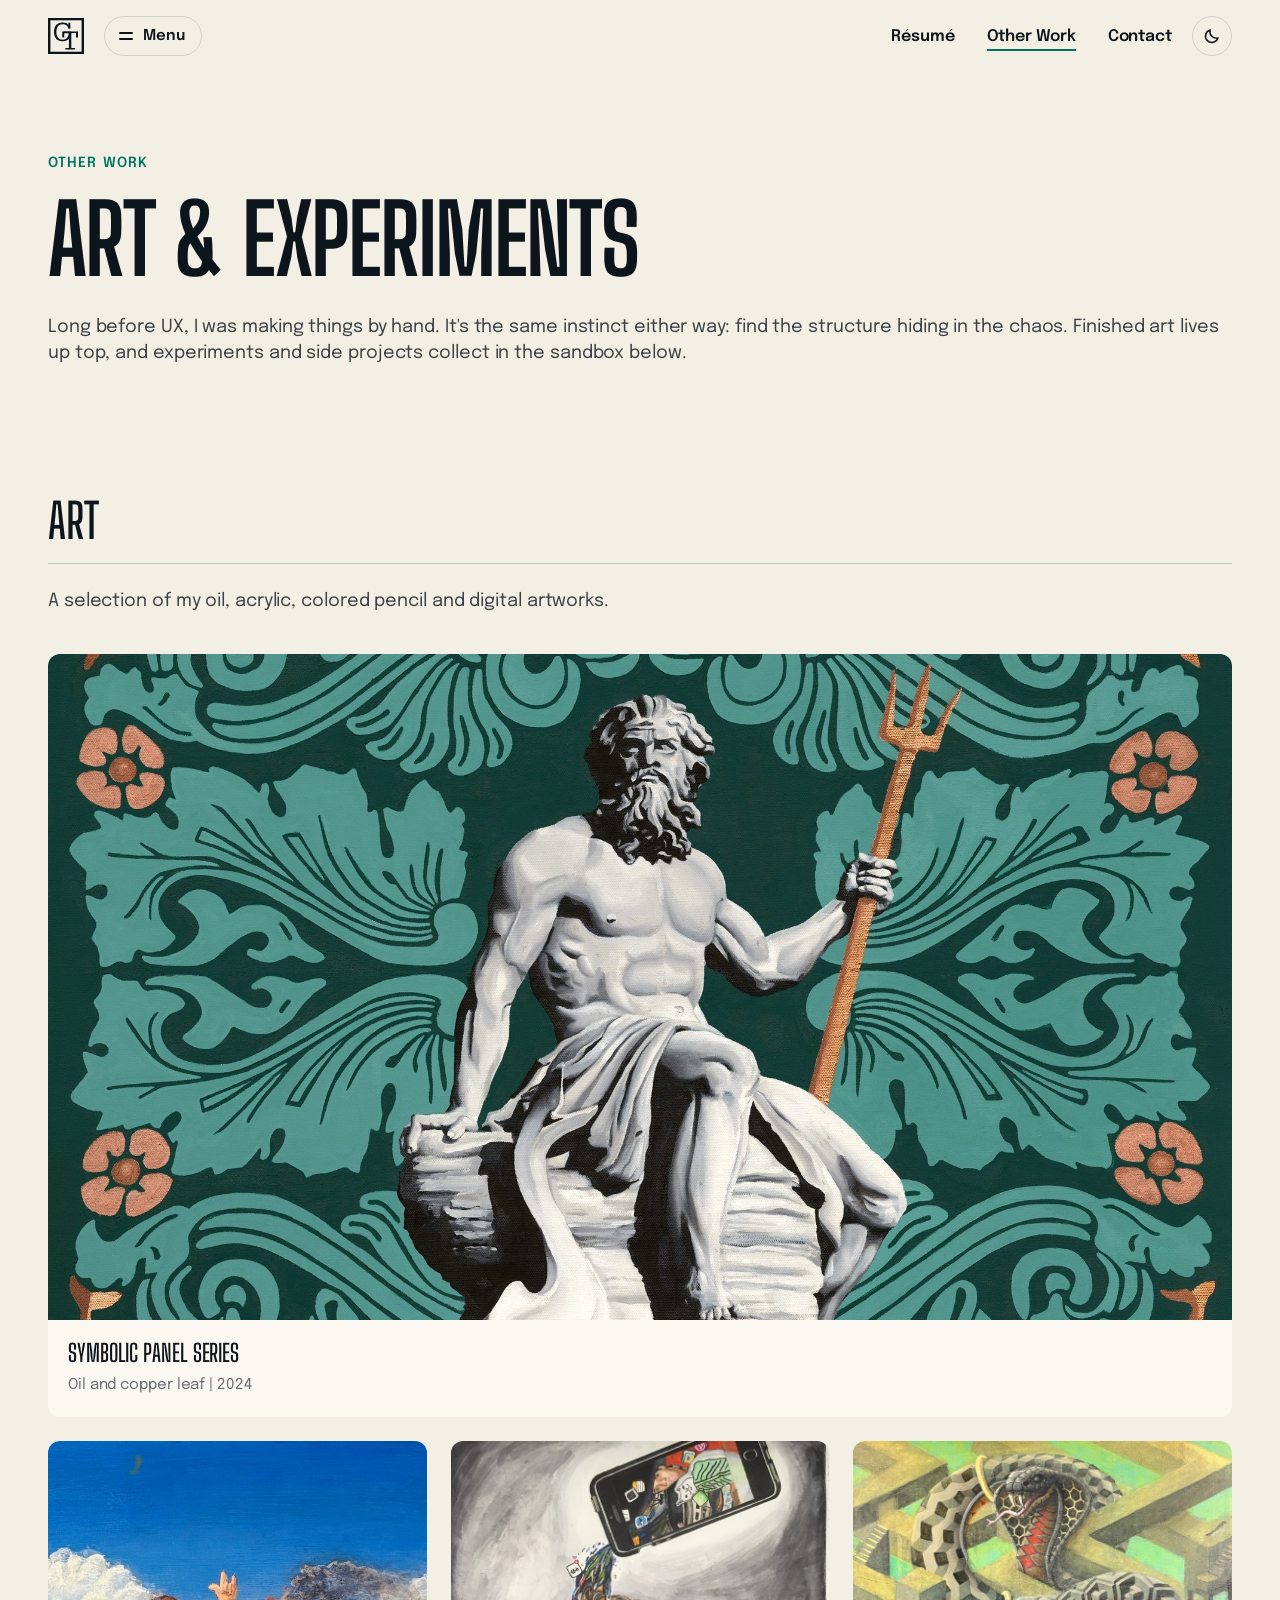
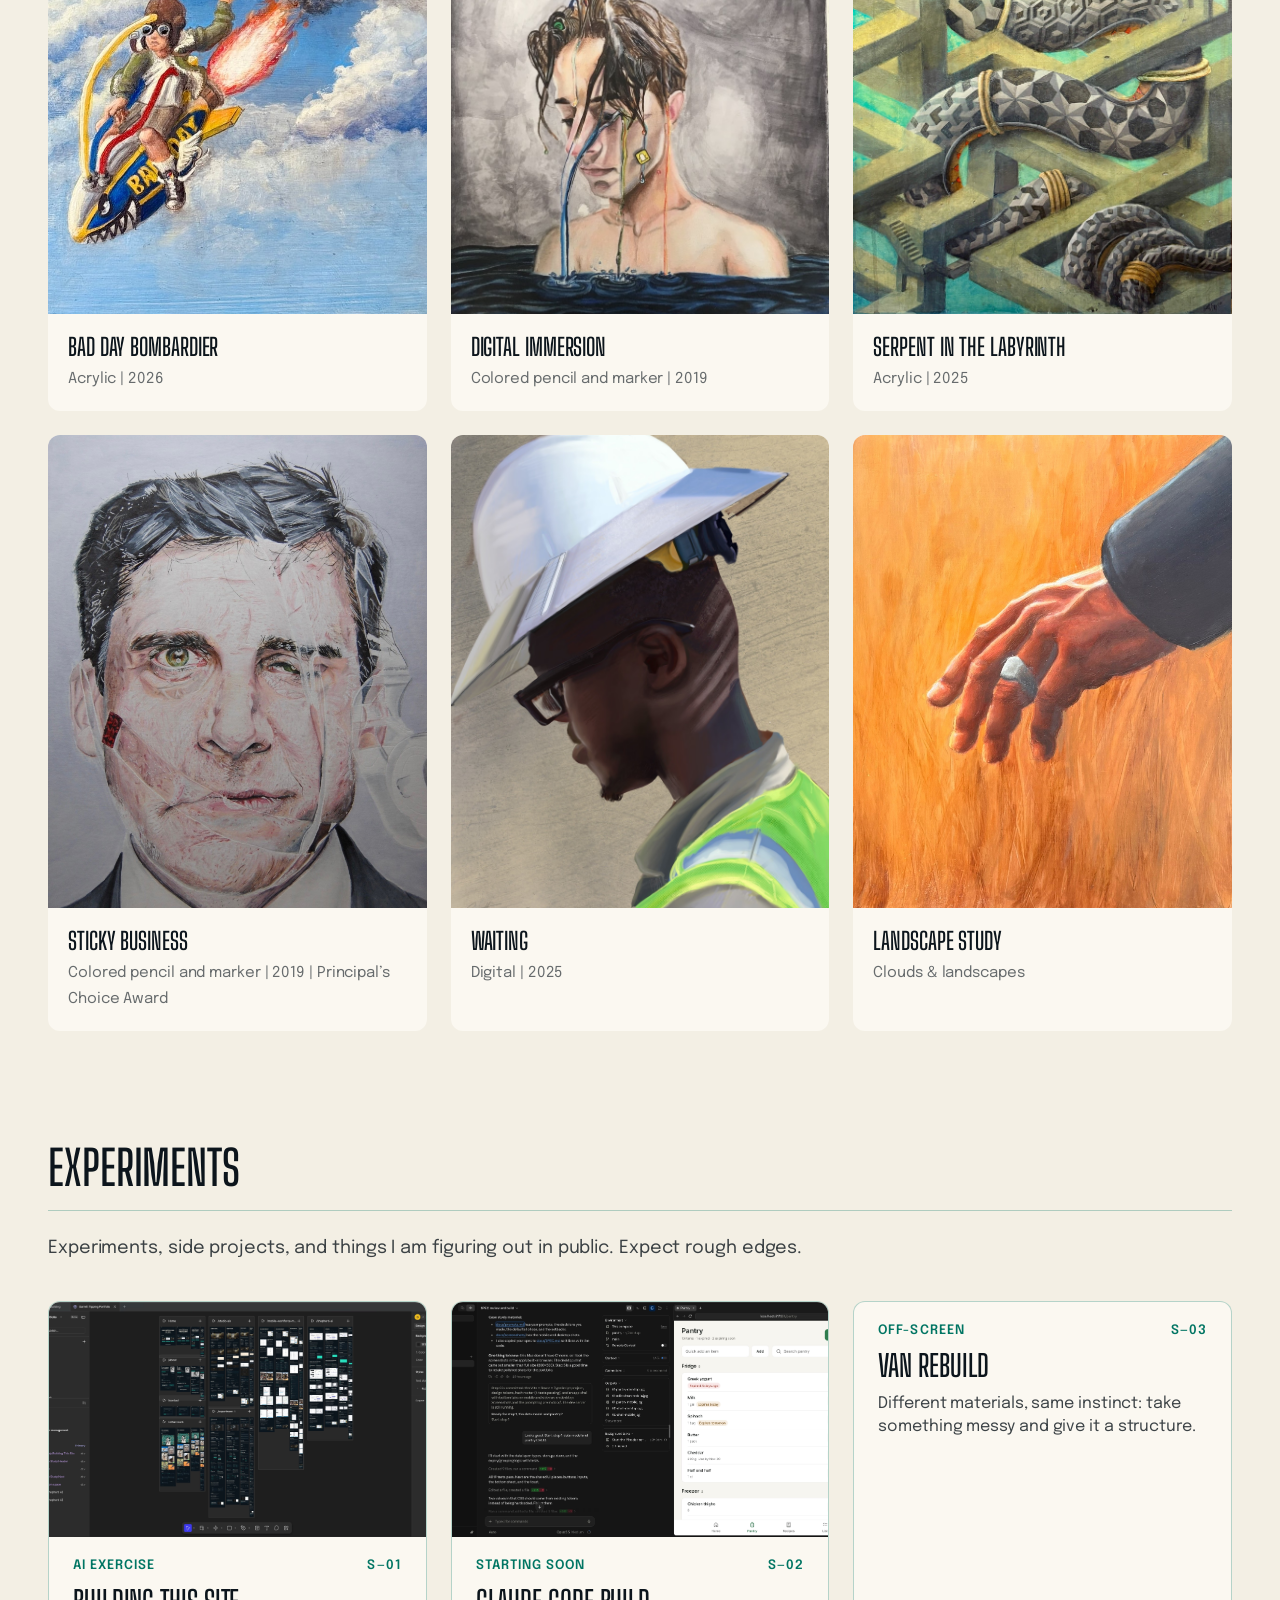
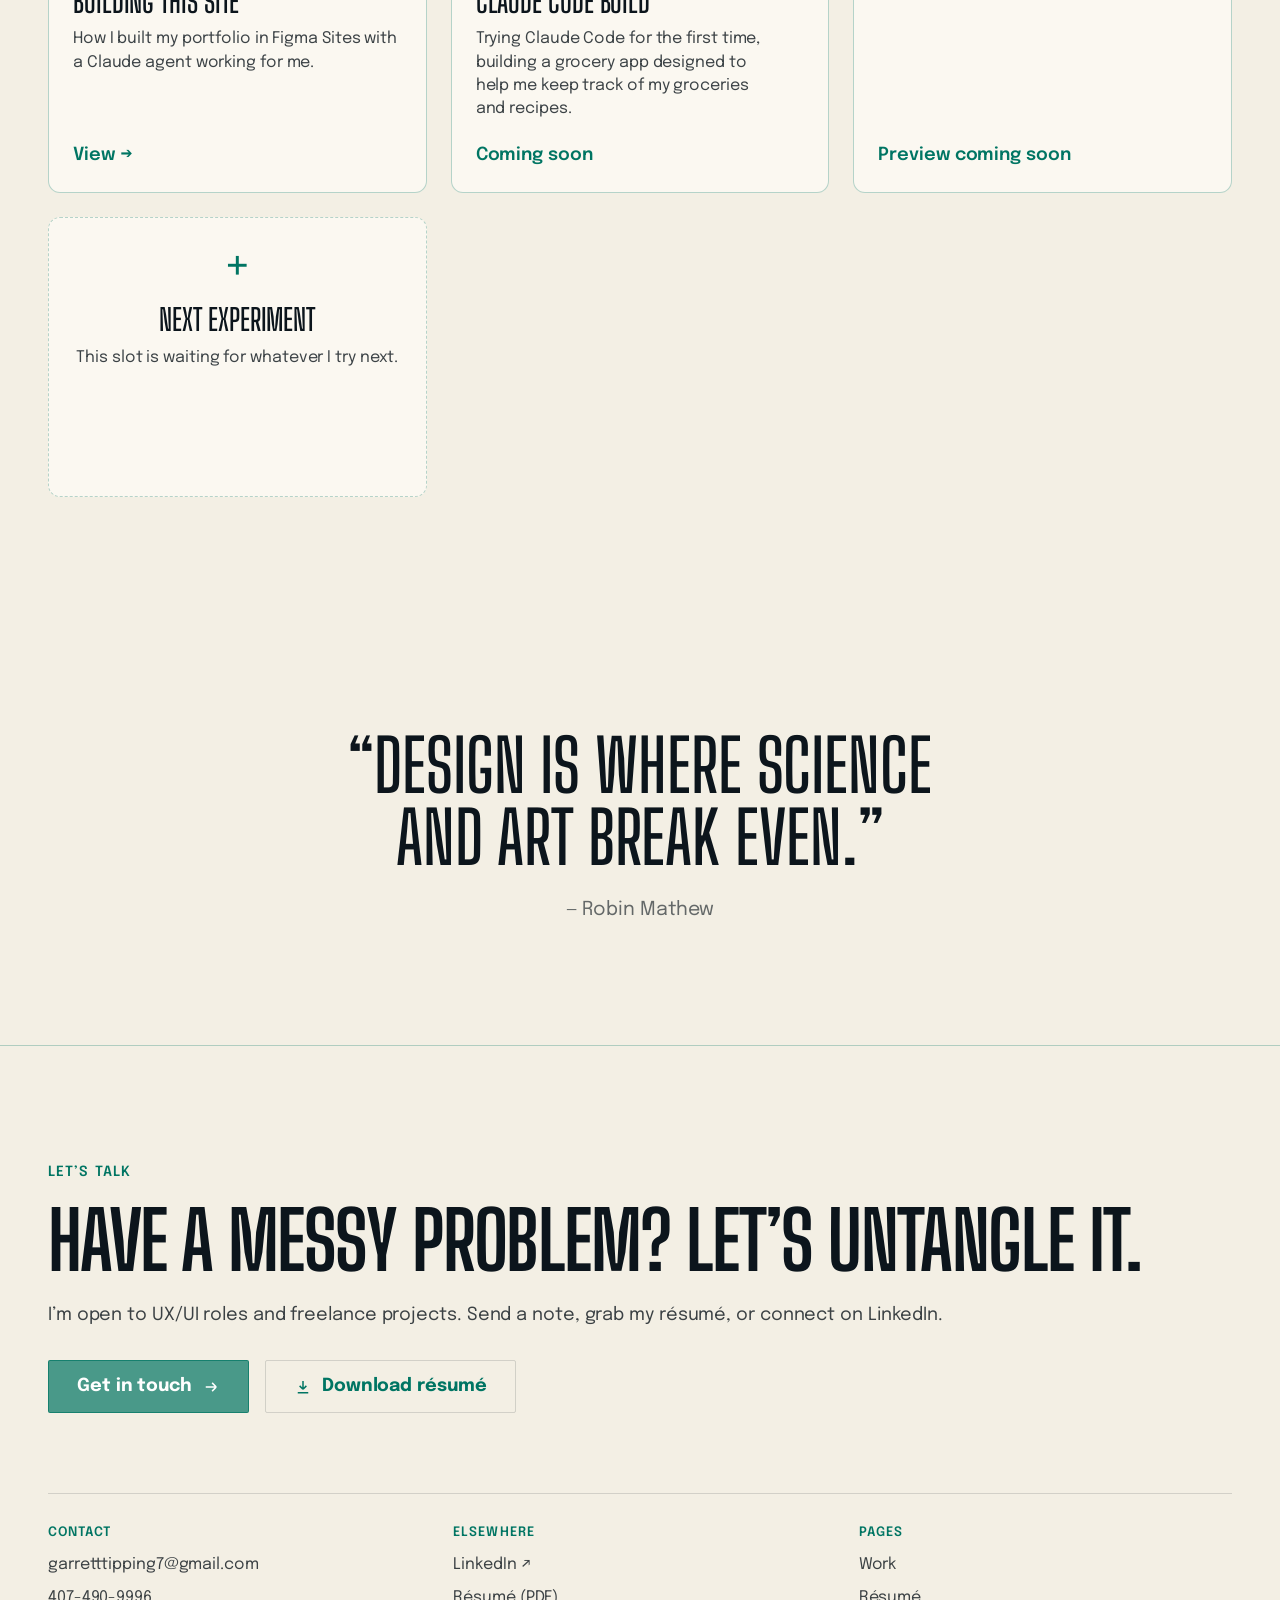
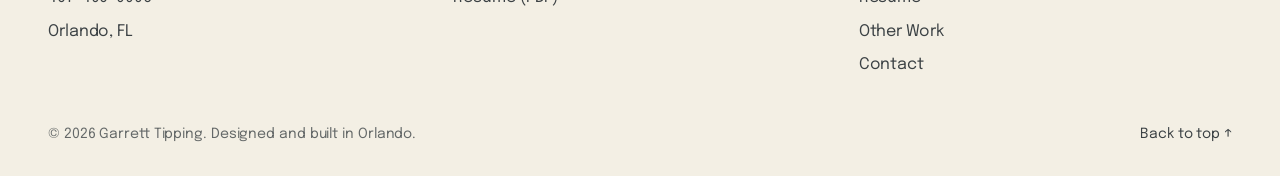
<file: other-work.html>
<!doctype html>
<html lang="en" id="top">
<head>
  <meta charset="utf-8">
  <meta name="viewport" content="width=device-width, initial-scale=1">
  <title>Other Work · Garrett Tipping</title>
  <meta name="description" content="Paintings, drawings, digital art and side-project experiments by Garrett Tipping.">
  <meta name="theme-color" content="#0c151c">
  <meta property="og:title" content="Other Work · Garrett Tipping">
  <meta property="og:description" content="Paintings, drawings, digital art and side-project experiments by Garrett Tipping.">
  <meta property="og:type" content="website">
  <link rel="canonical" href="https://garretttipping.netlify.app/other-work">
  <meta property="og:url" content="https://garretttipping.netlify.app/other-work">
  <meta property="og:site_name" content="Garrett Tipping">
  <meta property="og:image" content="https://garretttipping.netlify.app/assets/og-image.jpg">
  <meta property="og:image:width" content="1200">
  <meta property="og:image:height" content="630">
  <meta property="og:image:alt" content="Garrett Tipping, UX/UI designer: I make complicated things feel simple.">
  <meta name="twitter:card" content="summary_large_image">
  <link rel="icon" href="/assets/favicon.svg" type="image/svg+xml">
  <link rel="preconnect" href="https://fonts.googleapis.com">
  <link rel="preconnect" href="https://fonts.gstatic.com" crossorigin>
  <link rel="stylesheet" href="https://fonts.googleapis.com/css2?family=Big+Shoulders+Display:wght@300;500;600;700&family=Epilogue:wght@400;500;600;700&display=swap">
  <link rel="stylesheet" href="/css/styles.css">
  <script>(function(d){d.classList.add('js');var t;try{t=localStorage.getItem('theme')}catch(e){}if(t!=='light'&&t!=='dark')t=matchMedia('(prefers-color-scheme: light)').matches?'light':'dark';d.dataset.theme=t})(document.documentElement)</script>
  <script src="/js/main.js" defer></script>
</head>
<body>
  <!-- site-header current="other-work.html" -->
  <a class="skip-link" href="#main">Skip to content</a>
  <header class="site-header">
    <div class="container">
      <div class="hdr-left">
      <a class="logo" href="/index.html" aria-label="Garrett Tipping, home">
      <svg viewBox="0 0 36 36" aria-hidden="true" focusable="false">
        <rect class="frame" x="0.66" y="0.53" width="34.68" height="34.95" fill="none" stroke="currentColor" stroke-width="3.52"/>
        <path fill="currentColor" d="M23.25 13.9167C23.25 15.1482 23.0894 16.324 22.7684 17.4445C22.4588 18.5647 21.9544 19.5556 21.255 20.4166C20.567 21.2778 19.6727 21.9676 18.5721 22.4862C17.4828 22.9954 16.1643 23.25 14.6164 23.25C13.0456 23.25 11.7156 22.9907 10.6264 22.4722C9.53715 21.9444 8.64284 21.25 7.94343 20.3889C7.2555 19.5278 6.75673 18.5324 6.4472 17.4028C6.14907 16.2731 6 15.1018 6 13.8889C6 12.6759 6.14907 11.5046 6.4472 10.375C6.75673 9.24534 7.2555 8.24535 7.94343 7.37498C8.64284 6.5046 9.53715 5.81018 10.6264 5.29166C11.7156 4.76389 13.0456 4.5 14.6164 4.5C16.0037 4.5 17.1905 4.69906 18.1764 5.09722C19.1625 5.49534 19.8905 6.10183 20.3606 6.91665V4.80554H22.3728V10.75H20.3606C20.3606 10.0926 20.2059 9.48147 19.8963 8.91667C19.5982 8.34259 19.1912 7.85185 18.6751 7.44442C18.1593 7.03703 17.5458 6.71756 16.835 6.48609C16.1356 6.24537 15.396 6.125 14.6164 6.125C13.401 6.125 12.3921 6.35647 11.5895 6.81942C10.7984 7.28239 10.162 7.88888 9.68047 8.63889C9.19889 9.38889 8.85493 10.2222 8.64859 11.1389C8.45365 12.0555 8.3562 12.9721 8.3562 13.8889C8.3562 14.7962 8.45365 15.713 8.64859 16.6389C8.85493 17.5555 9.19889 18.3843 9.68047 19.125C10.162 19.8565 10.7984 20.4584 11.5895 20.9306C12.3921 21.3935 13.401 21.625 14.6164 21.625C16.428 21.625 17.8553 21.0602 18.8988 19.9306C19.9422 18.8009 20.5613 17.213 20.7562 15.1667H15.7859V13.5417H23.25V13.9167Z"/>
        <path fill="currentColor" d="M30 19.5827H28.0228V15.1138H23.291V29.8862H26.8399V31.5H17.3933V29.8862H20.959V15.1138H16.2272V19.5827H14.25V13.5H30V19.5827Z"/>
      </svg>
      </a>
      <button class="menu-btn" type="button" aria-expanded="false" aria-controls="site-menu">
        <span class="menu-icon" aria-hidden="true"><i></i><i></i></span><span class="menu-label">Menu</span>
      </button>
      </div>
      <div class="hdr-right">
      <nav class="site-nav" aria-label="Main">
        <ul>
          <li><a href="/about.html">Résumé</a></li>
          <li><a href="/other-work.html" aria-current="page">Other Work</a></li>
          <li><a href="/contact.html">Contact</a></li>
        </ul>
      </nav>
      <button class="theme-btn" type="button" aria-label="Switch to light mode" title="Switch to light mode">
        <svg class="i-sun" viewBox="0 0 24 24" fill="none" stroke="currentColor" stroke-width="2" stroke-linecap="round" aria-hidden="true"><circle cx="12" cy="12" r="4.2"/><path d="M12 2.5v2.2M12 19.3v2.2M2.5 12h2.2M19.3 12h2.2M5.3 5.3l1.6 1.6M17.1 17.1l1.6 1.6M5.3 18.7l1.6-1.6M17.1 6.9l1.6-1.6"/></svg>
        <svg class="i-moon" viewBox="0 0 24 24" fill="none" stroke="currentColor" stroke-width="2" stroke-linejoin="round" aria-hidden="true"><path d="M20 14.5A8.5 8.5 0 0 1 9.5 4a8.5 8.5 0 1 0 10.5 10.5Z"/></svg>
      </button>
      </div>
    </div>
    <div class="site-menu" id="site-menu" hidden>
      <div class="container">
        <div class="menu-grid">
          <div class="menu-col">
            <h2 class="menu-h">Case studies</h2>
            <ul>
              <li><a href="/shepherd-ai.html"><strong>Shepherd AI</strong><span>AI vehicle pricing for dealers</span></a></li>
              <li><a href="/field-service.html"><strong>Field Service App</strong><span>Work-order redesign for gas techs</span></a></li>
              <li><a href="/studio-six.html"><strong>Studio Six Closets</strong><span>Homepage redesign · consultations</span></a></li>
            </ul>
          </div>
          <div class="menu-col">
            <h2 class="menu-h">Experience</h2>
            <ul>
              <li><a href="/about.html#job-studio-six"><strong>Studio Six Closets</strong><span>UX/UI Designer &amp; Researcher · 2026 – now</span></a></li>
              <li><a href="/about.html#job-horizon-terra"><strong>Horizon Terra Solutions</strong><span>Brand Designer · 2026</span></a></li>
              <li><a href="/about.html#job-teco"><strong>TECO Peoples Gas</strong><span>Utility Technician II · 2022 – 2026</span></a></li>
              <li><a href="/about.html#job-shepherd-ai"><strong>Shepherd AI</strong><span>User Experience Designer · 2024</span></a></li>
              <li><a href="/about.html#job-player-epic"><strong>Player Epic</strong><span>UI Designer · 2024</span></a></li>
            </ul>
          </div>
          <div class="menu-col">
            <h2 class="menu-h">Other work</h2>
            <ul>
              <li><a href="/other-work.html"><strong>Art</strong><span>Personal artwork and illustration</span></a></li>
              <li><a href="/other-work.html#experiments"><strong>Experiments</strong><span>Side projects and explorations</span></a></li>
              <li><a href="/building-this-site.html"><strong>Building this site</strong><span>Figma Sites → hand-written code</span></a></li>
            </ul>
          </div>
          <div class="menu-col">
            <h2 class="menu-h">About</h2>
            <ul>
              <li><a href="/about.html" class="menu-dot"><strong>Résumé</strong><span>4.5 yrs field ops → UX/UI design</span></a></li>
              <li><a href="/about.html#recommendations"><strong>Recommendations</strong><span>From mentor Dennis Chatham</span></a></li>
              <li><a href="/contact.html"><strong>Contact</strong><span>Form, email or phone</span></a></li>
            </ul>
          </div>
        </div>
        <div class="menu-foot">
          <a href="mailto:garretttipping7@gmail.com">garretttipping7@gmail.com</a>
          <a href="tel:+14074909996">407-490-9996</a>
          <a href="https://www.linkedin.com/in/garrett-tipping-ba7260289/" target="_blank" rel="noopener">LinkedIn ↗</a>
          <a href="/assets/Garrett-Tipping-Resume.pdf" download>Résumé PDF ↓</a>
        </div>
      </div>
    </div>
  </header>
  <!-- /site-header -->

  <main id="main">
    <section class="page-hero">
      <div class="container">
        <p class="eyebrow">Other work</p>
        <h1>Art &amp; experiments</h1>
        <p>Long before UX, I was making things by hand. It's the same instinct either way: find the structure hiding in the chaos. Finished art lives up top, and experiments and side projects collect in the sandbox below.</p>
      </div>
    </section>

    <section class="section container" aria-labelledby="art-title">
      <div class="section-head reveal"><h2 id="art-title">Art</h2></div>
      <p class="section-intro reveal">A selection of my oil, acrylic, colored pencil and digital artworks.</p>
      <div class="gallery">
        <figure class="reveal wide">
          <div class="frame"><picture><source srcset="/assets/img/art-symbolic-panel.avif" type="image/avif"><img src="/assets/img/art-symbolic-panel.jpg" alt="Symbolic panel series, Oil and copper leaf | 2024" loading="lazy"></picture></div>
          <figcaption><strong>Symbolic panel series</strong><span>Oil and copper leaf | 2024</span></figcaption>
        </figure>
        <figure class="reveal ">
          <div class="frame"><picture><source srcset="/assets/img/art-bad-day-bombardier.avif" type="image/avif"><img src="/assets/img/art-bad-day-bombardier.jpg" alt="Bad day bombardier, Acrylic | 2026" loading="lazy"></picture></div>
          <figcaption><strong>Bad day bombardier</strong><span>Acrylic | 2026</span></figcaption>
        </figure>
        <figure class="reveal ">
          <div class="frame"><picture><source srcset="/assets/img/art-digital-immersion.avif" type="image/avif"><img src="/assets/img/art-digital-immersion.jpg" alt="Digital immersion, Colored pencil and marker | 2019" loading="lazy"></picture></div>
          <figcaption><strong>Digital immersion</strong><span>Colored pencil and marker | 2019</span></figcaption>
        </figure>
        <figure class="reveal ">
          <div class="frame"><picture><source srcset="/assets/img/art-serpent-labyrinth.avif" type="image/avif"><img src="/assets/img/art-serpent-labyrinth.jpg" alt="Serpent in the Labyrinth, Acrylic | 2025" loading="lazy"></picture></div>
          <figcaption><strong>Serpent in the Labyrinth</strong><span>Acrylic | 2025</span></figcaption>
        </figure>
        <figure class="reveal ">
          <div class="frame"><picture><source srcset="/assets/img/art-acrylic-study.avif" type="image/avif"><img src="/assets/img/art-acrylic-study.jpg" alt="Sticky Business, Colored pencil and marker | 2019 | Principal’s Choice Award" loading="lazy"></picture></div>
          <figcaption><strong>Sticky Business</strong><span>Colored pencil and marker | 2019 | Principal’s Choice Award</span></figcaption>
        </figure>
        <figure class="reveal ">
          <div class="frame"><picture><source srcset="/assets/img/art-waiting.avif" type="image/avif"><img src="/assets/img/art-waiting.jpg" alt="Waiting, Digital | 2025" loading="lazy"></picture></div>
          <figcaption><strong>Waiting</strong><span>Digital | 2025</span></figcaption>
        </figure>
        <figure class="reveal ">
          <div class="frame"><picture><source srcset="/assets/img/art-landscape-study.avif" type="image/avif"><img src="/assets/img/art-landscape-study.jpg" alt="Landscape study, Clouds &amp; landscapes" loading="lazy"></picture></div>
          <figcaption><strong>Landscape study</strong><span>Clouds &amp; landscapes</span></figcaption>
        </figure>
      </div>
    </section>

    <section class="section container" id="experiments" aria-labelledby="exp-title" style="padding-top:0">
      <div class="section-head reveal"><h2 id="exp-title">Experiments</h2></div>
      <p class="section-intro reveal">Experiments, side projects, and things I am figuring out in public. Expect rough edges.</p>
      <div class="sandbox">
        <a class="exp-card reveal" href="/building-this-site.html">
          <div class="thumb"><picture><source srcset="/assets/img/exp-building-this-site.avif" type="image/avif"><img src="/assets/img/exp-building-this-site.jpg" alt="" loading="lazy"></picture></div>
          <div class="body">
            <div class="tags"><span>AI exercise</span><span>S—01</span></div>
            <h3>Building this site</h3>
            <p>How I built my portfolio in Figma Sites with a Claude agent working for me.</p>
            <span class="go">View →</span>
          </div>
        </a>
        <div class="exp-card reveal">
          <div class="thumb"><picture><source srcset="/assets/img/exp-claude-code-build.avif" type="image/avif"><img src="/assets/img/exp-claude-code-build.jpg" alt="" loading="lazy"></picture></div>
          <div class="body">
            <div class="tags"><span>Starting soon</span><span>S—02</span></div>
            <h3>Claude Code build</h3>
            <p>Trying Claude Code for the first time, building a grocery app designed to help me keep track of my groceries and recipes.</p>
            <span class="go">Coming soon</span>
          </div>
        </div>
        <div class="exp-card reveal">
          <div class="body">
            <div class="tags"><span>Off-screen</span><span>S—03</span></div>
            <h3>Van rebuild</h3>
            <p>Different materials, same instinct: take something messy and give it a structure.</p>
            <span class="go">Preview coming soon</span>
          </div>
        </div>
        <div class="exp-card empty reveal">
          <div class="body">
            <span class="plus" aria-hidden="true">+</span>
            <h3>Next experiment</h3>
            <p>This slot is waiting for whatever I try next.</p>
          </div>
        </div>
      </div>
    </section>

    <section class="quote-band container reveal" aria-label="Quote">
      <blockquote>
        <p>“Design is where science and art break even.”</p>
      </blockquote>
      <cite>— Robin Mathew</cite>
    </section>
  </main>

  <!-- site-footer cta -->
  <footer class="site-footer">
    <div class="container">
      <!-- cta -->
      <div class="footer-cta reveal">
        <p class="eyebrow">Let’s talk</p>
        <h2>Have a messy problem? Let’s untangle it.</h2>
        <p>I’m open to UX/UI roles and freelance projects. Send a note, grab my résumé, or connect on LinkedIn.</p>
        <div class="footer-actions">
          <a class="btn btn-primary" href="/contact.html">Get in touch <svg class="arrow" viewBox="0 0 24 24" fill="none" stroke="currentColor" stroke-width="2" aria-hidden="true"><path d="M5 12h14m0 0-5.5-5.5M19 12l-5.5 5.5"/></svg></a>
          <a class="btn btn-ghost" href="/assets/Garrett-Tipping-Resume.pdf" download><svg viewBox="0 0 24 24" fill="none" stroke="currentColor" stroke-width="2" aria-hidden="true"><path d="M12 4v11m0 0-4.5-4.5M12 15l4.5-4.5M5 19.5h14"/></svg> Download résumé</a>
        </div>
      </div>
      <!-- /cta -->
      <div class="footer-grid">
        <div>
          <h3>Contact</h3>
          <ul>
            <li><a href="mailto:garretttipping7@gmail.com">garretttipping7@gmail.com</a></li>
            <li><a href="tel:+14074909996">407-490-9996</a></li>
            <li>Orlando, FL</li>
          </ul>
        </div>
        <div>
          <h3>Elsewhere</h3>
          <ul>
            <li><a href="https://www.linkedin.com/in/garrett-tipping-ba7260289/" target="_blank" rel="noopener">LinkedIn ↗</a></li>
            <li><a href="/assets/Garrett-Tipping-Resume.pdf" download>Résumé (PDF)</a></li>
          </ul>
        </div>
        <div>
          <h3>Pages</h3>
          <ul>
            <li><a href="/index.html">Work</a></li>
            <li><a href="/about.html">Résumé</a></li>
            <li><a href="/other-work.html">Other Work</a></li>
            <li><a href="/contact.html">Contact</a></li>
          </ul>
        </div>
      </div>
      <div class="footer-bottom">
        <span>© <span data-year>2026</span> Garrett Tipping. Designed and built in Orlando.</span>
        <a href="#top">Back to top ↑</a>
      </div>
    </div>
  </footer>
  <!-- /site-footer -->
</body>
</html>
</file>
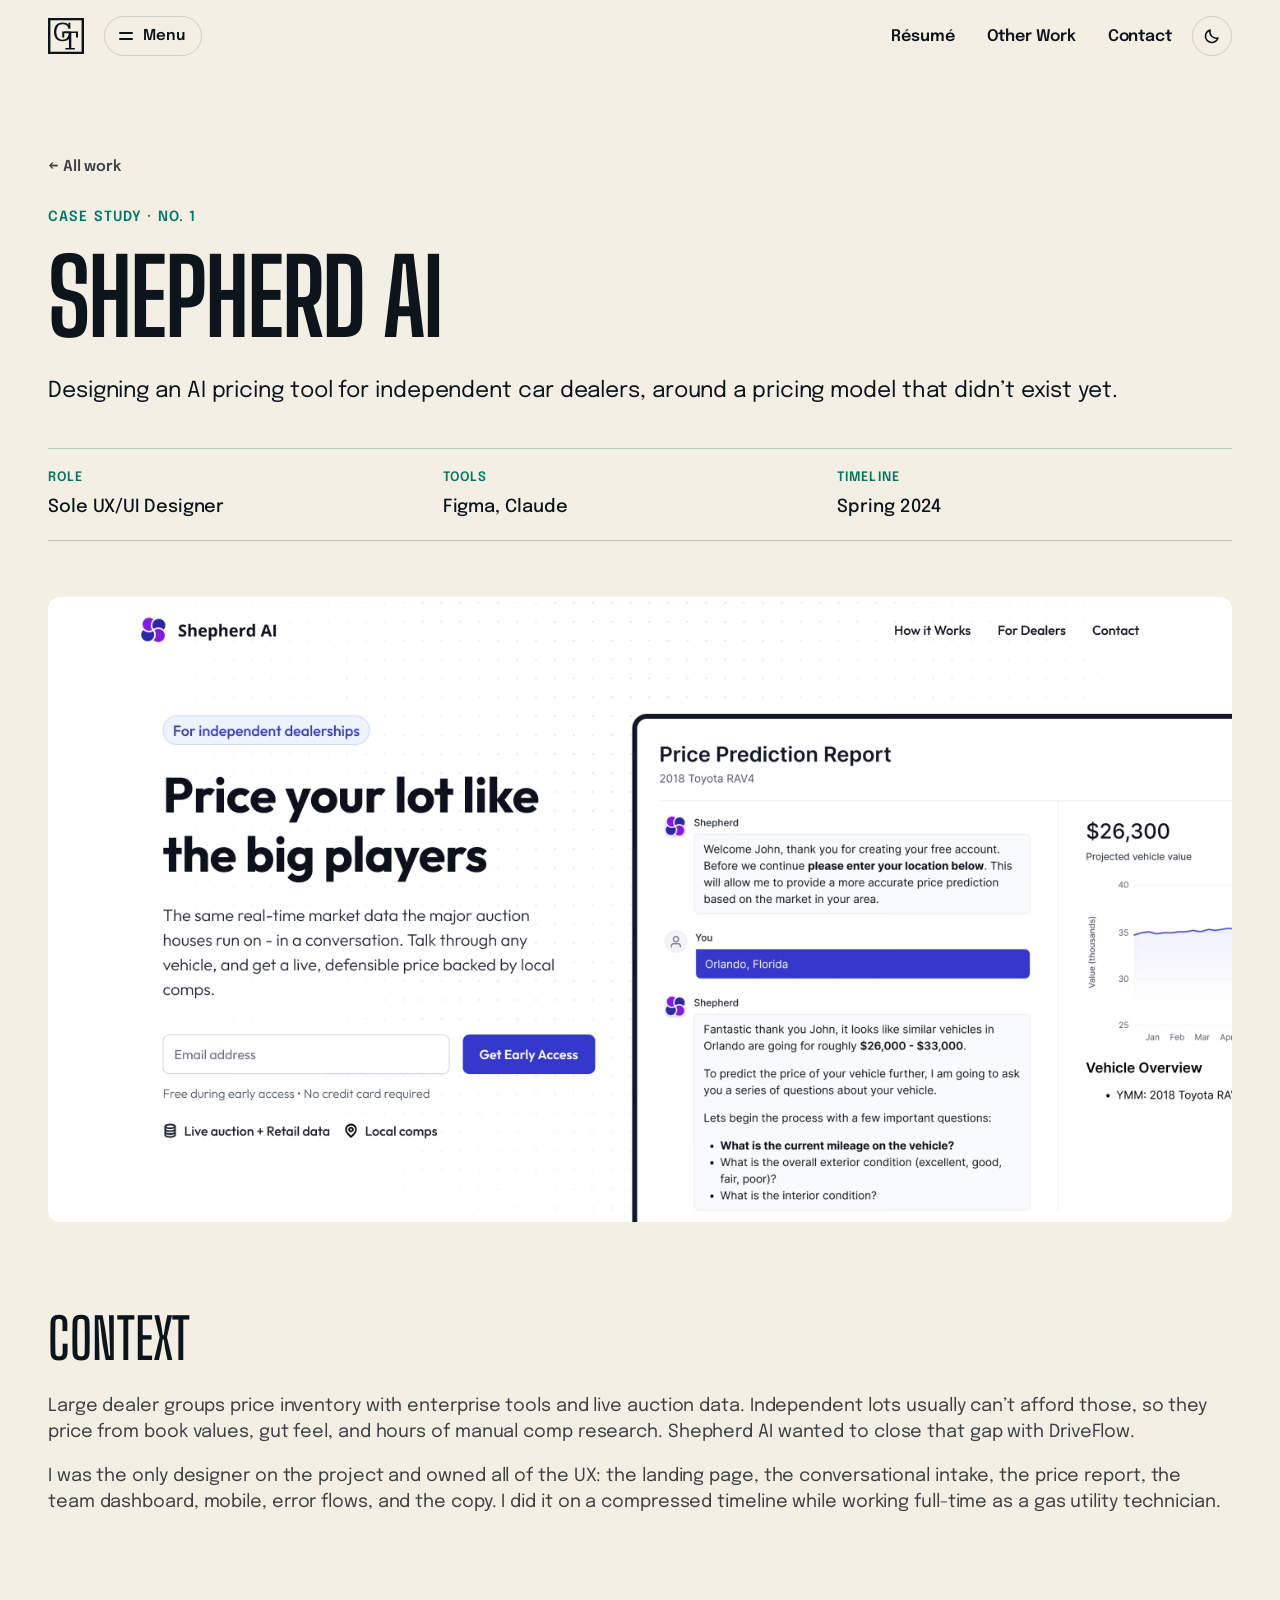
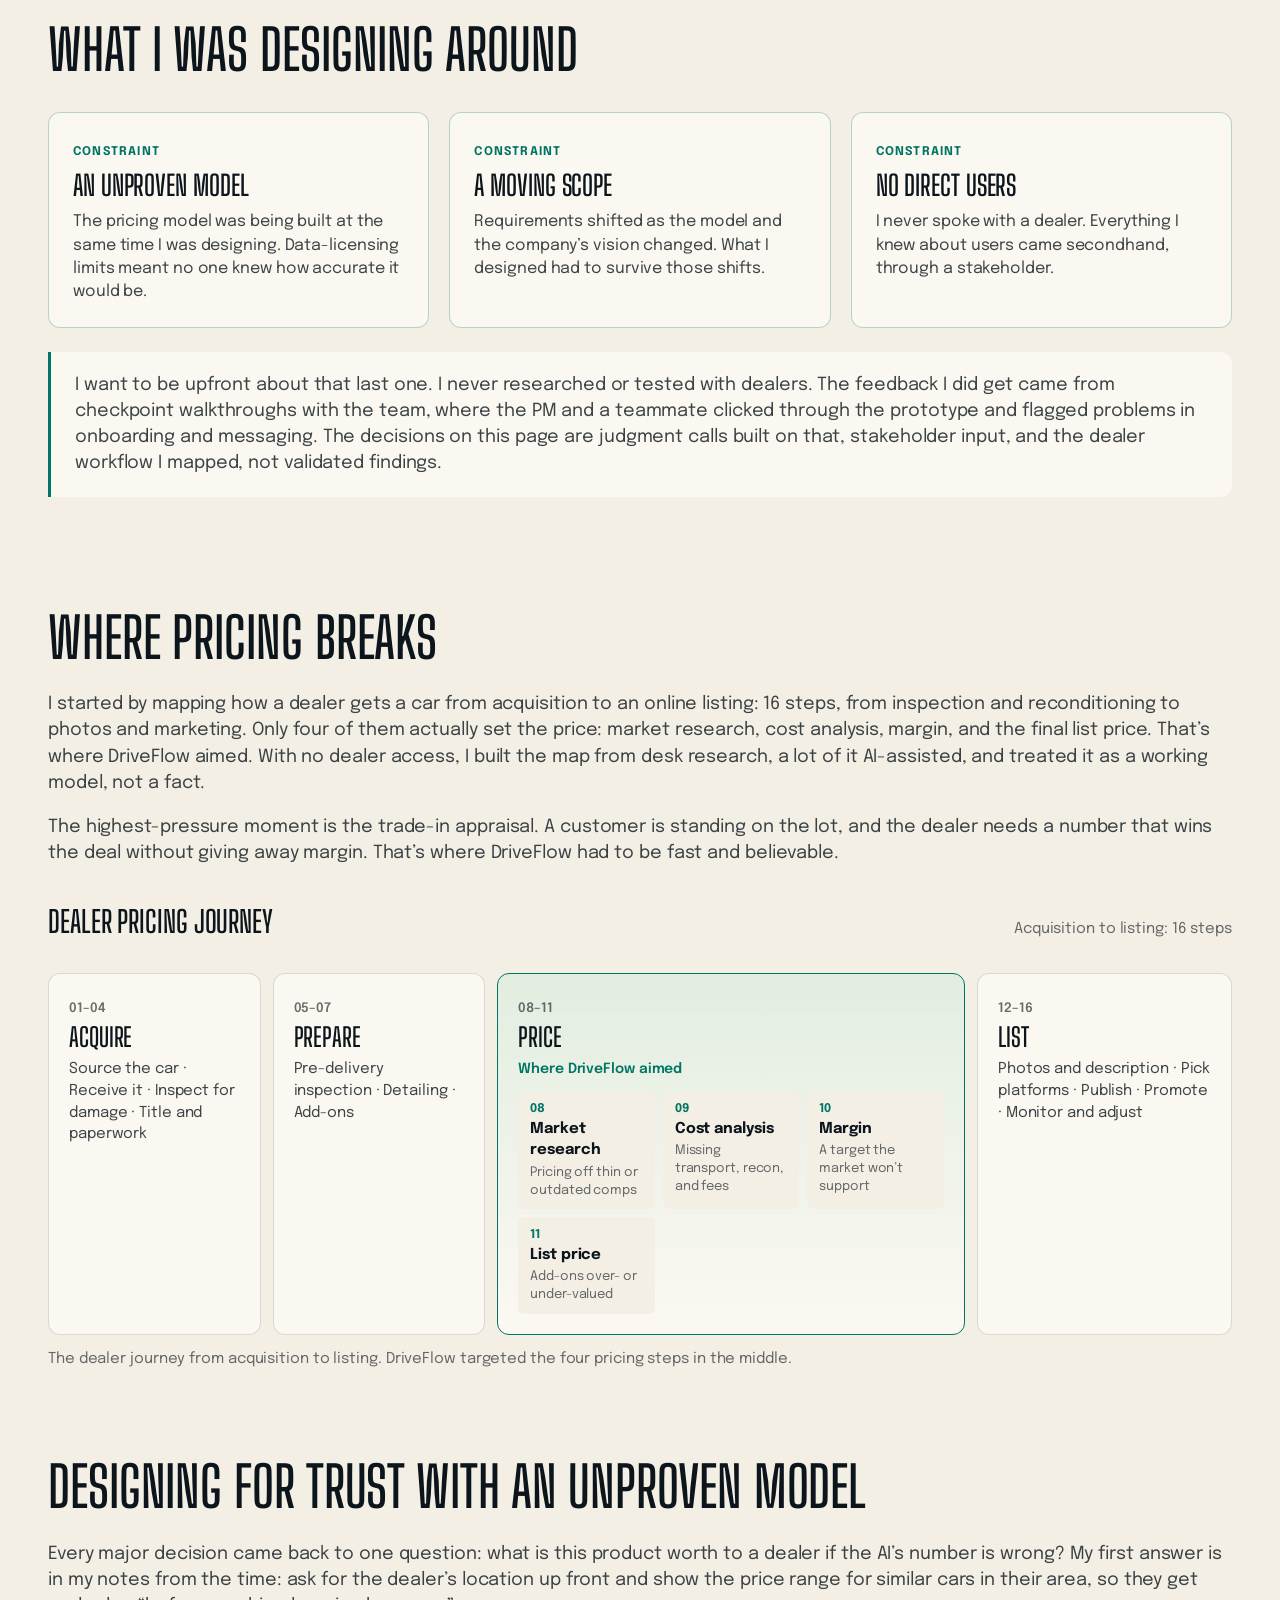
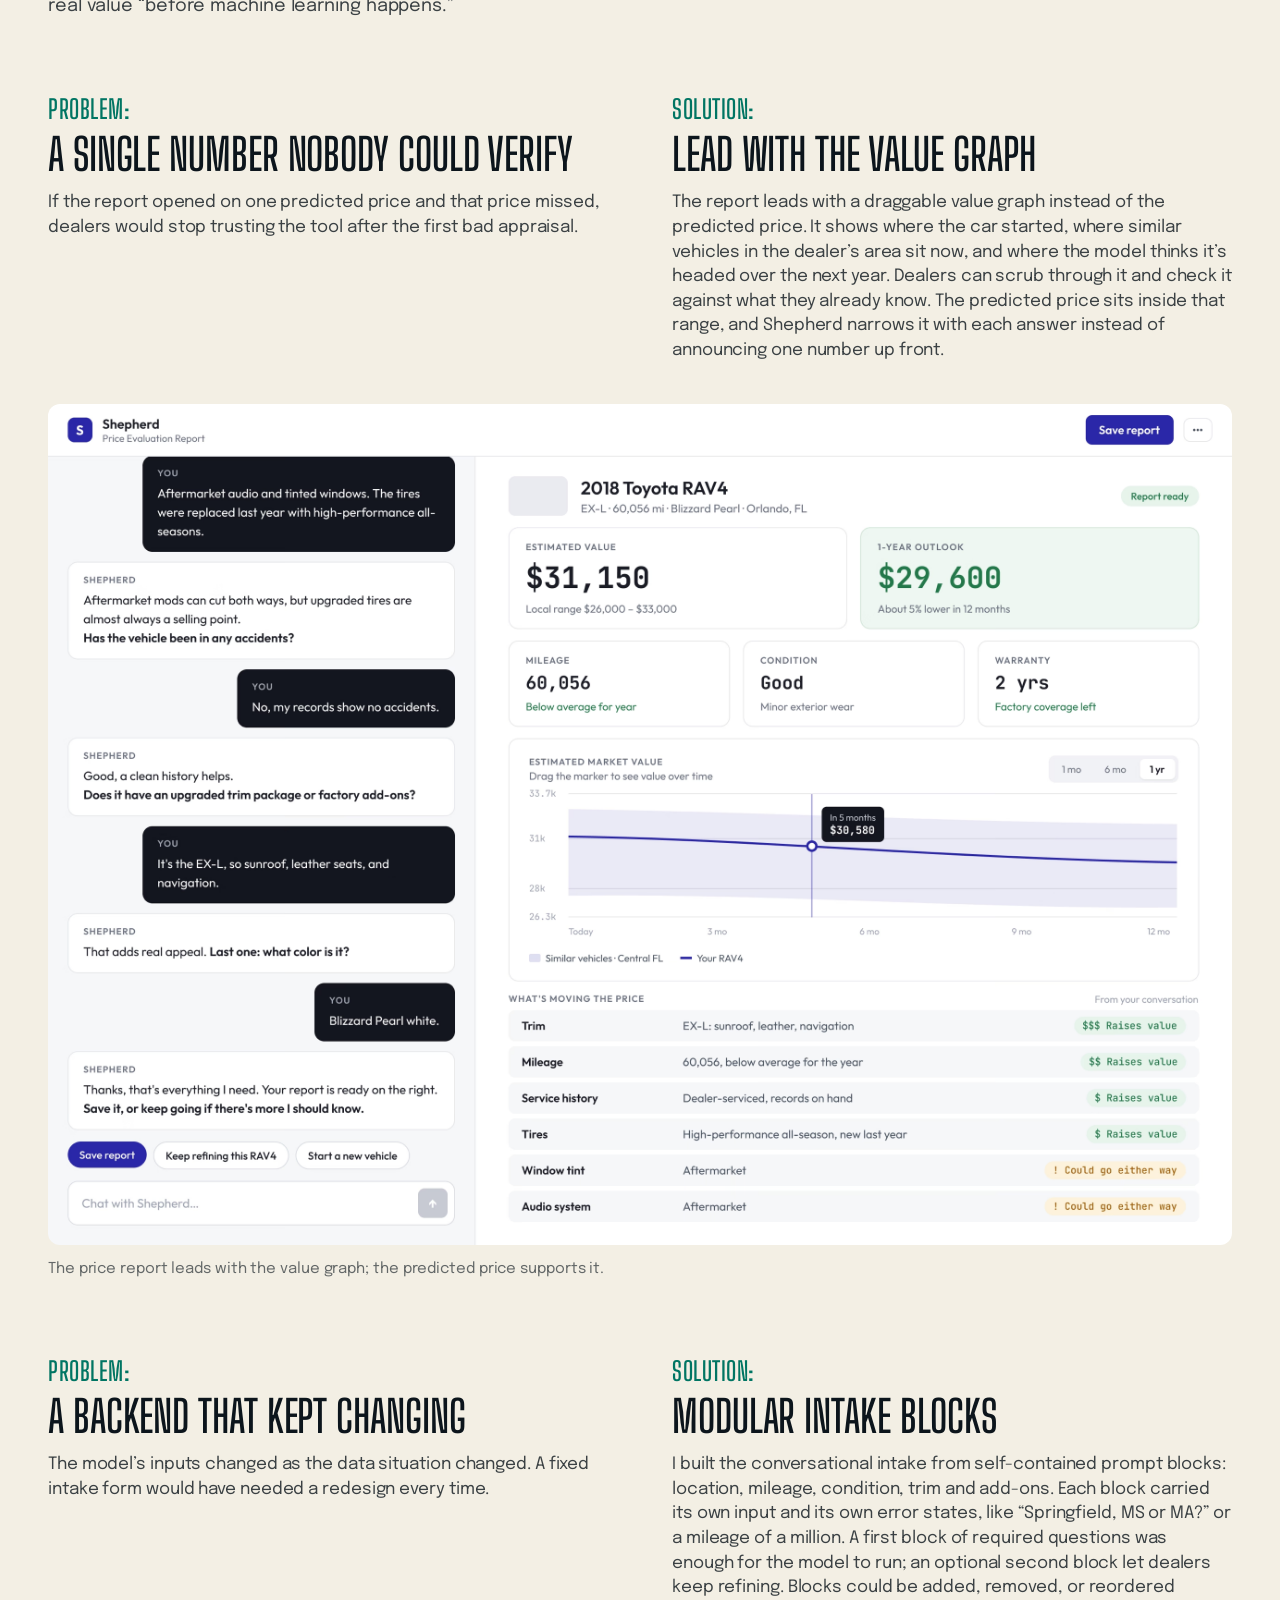
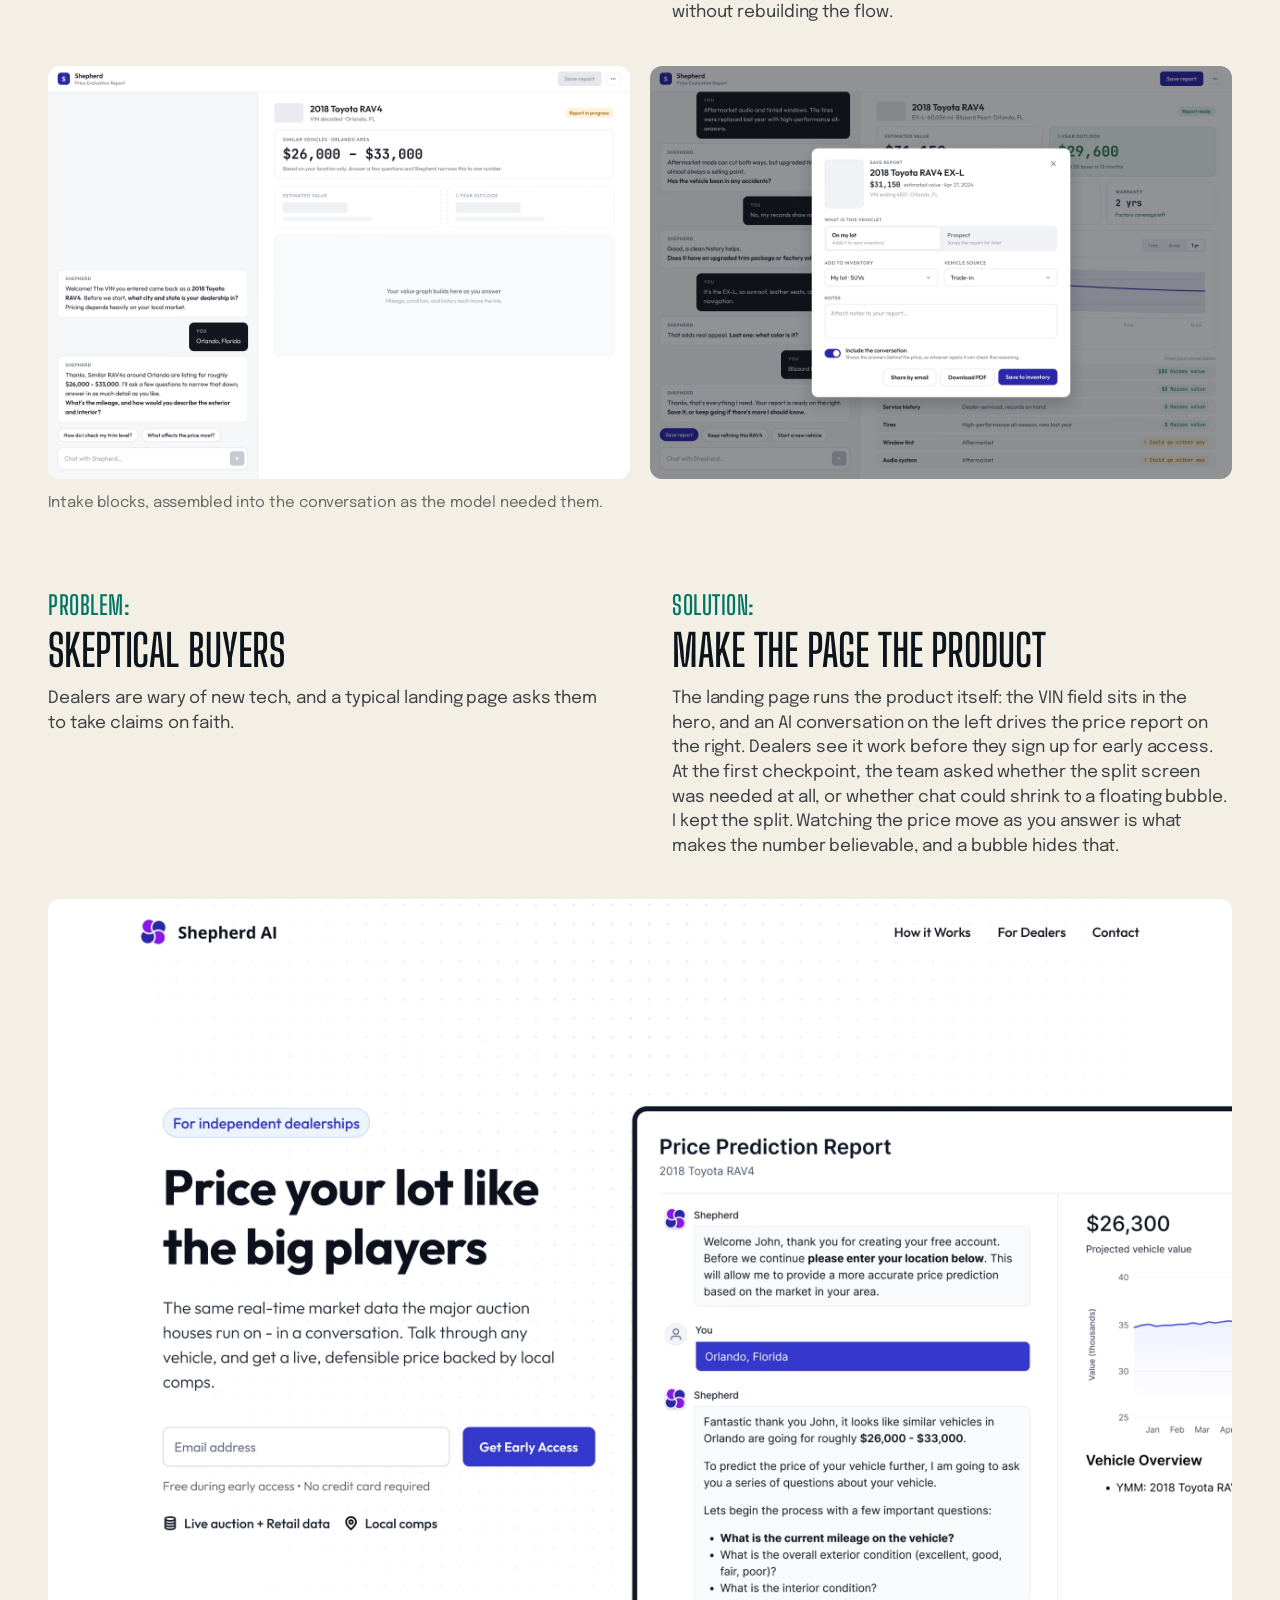
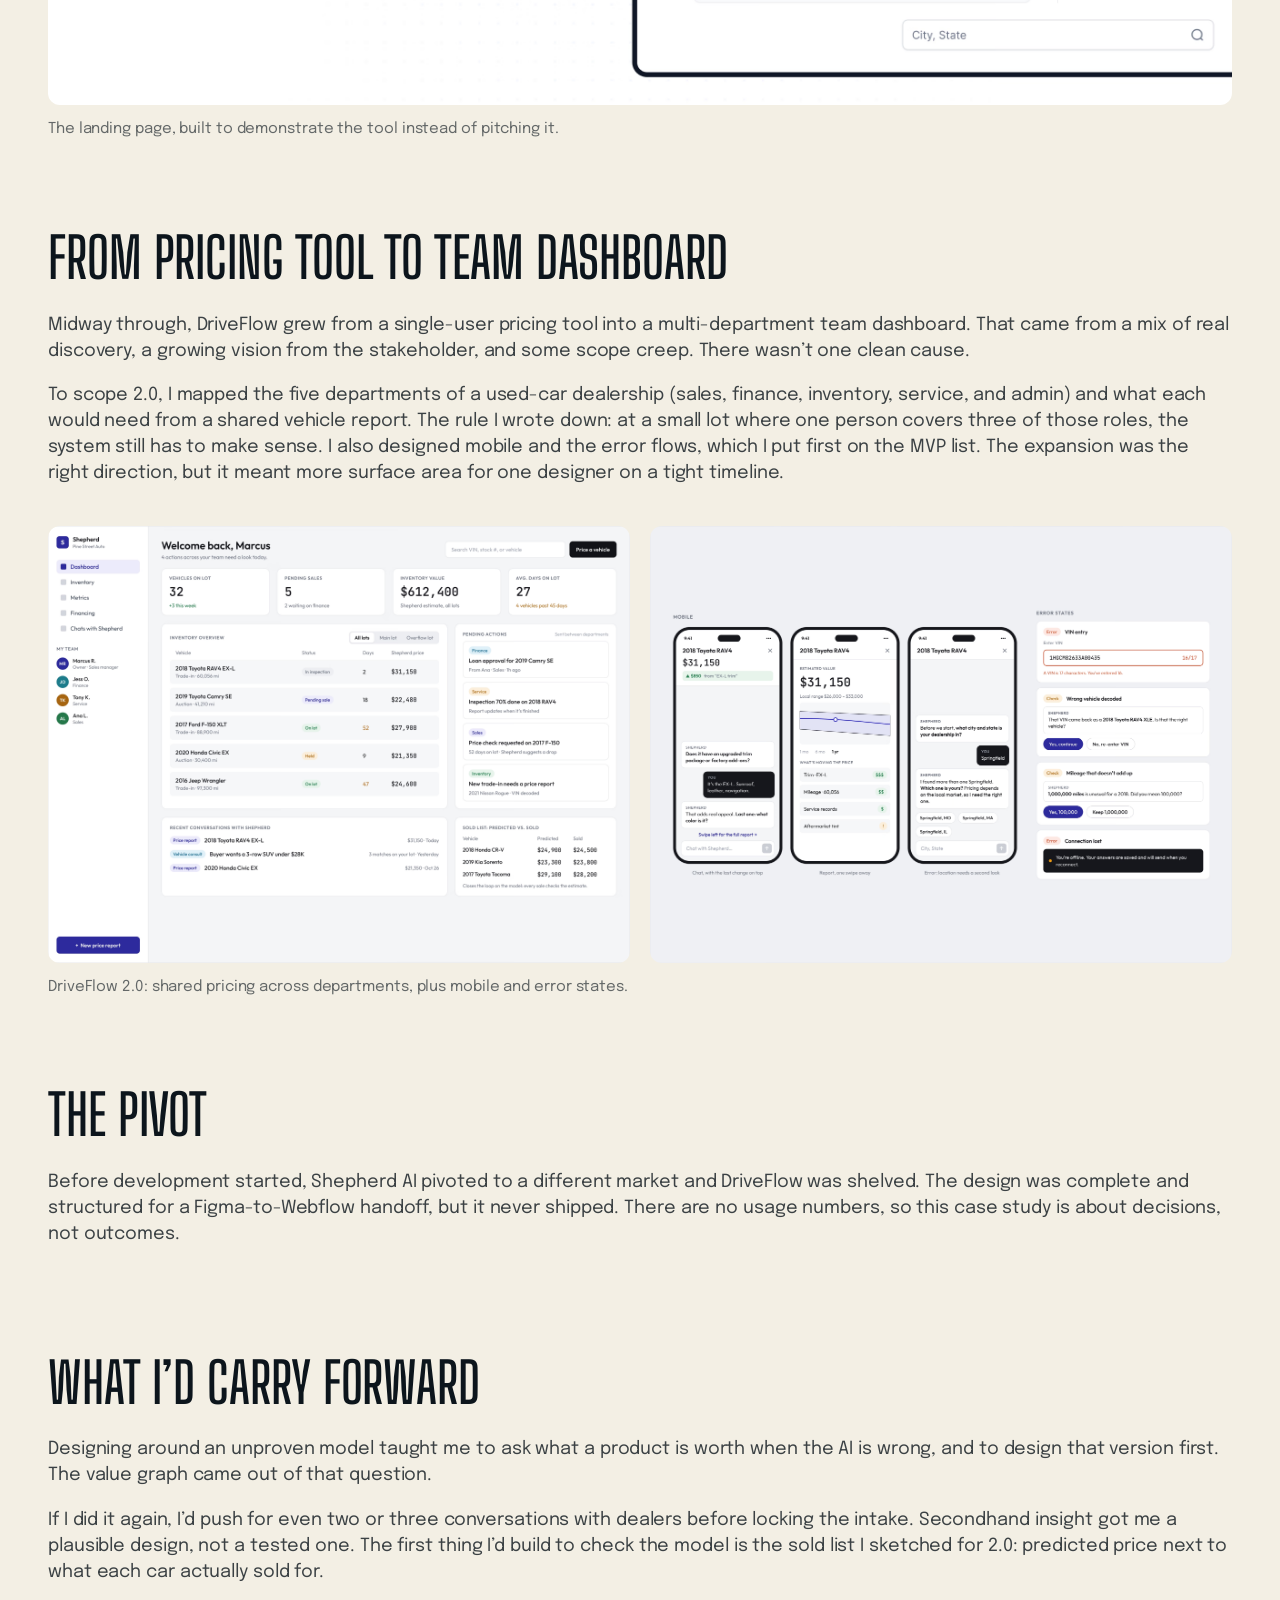
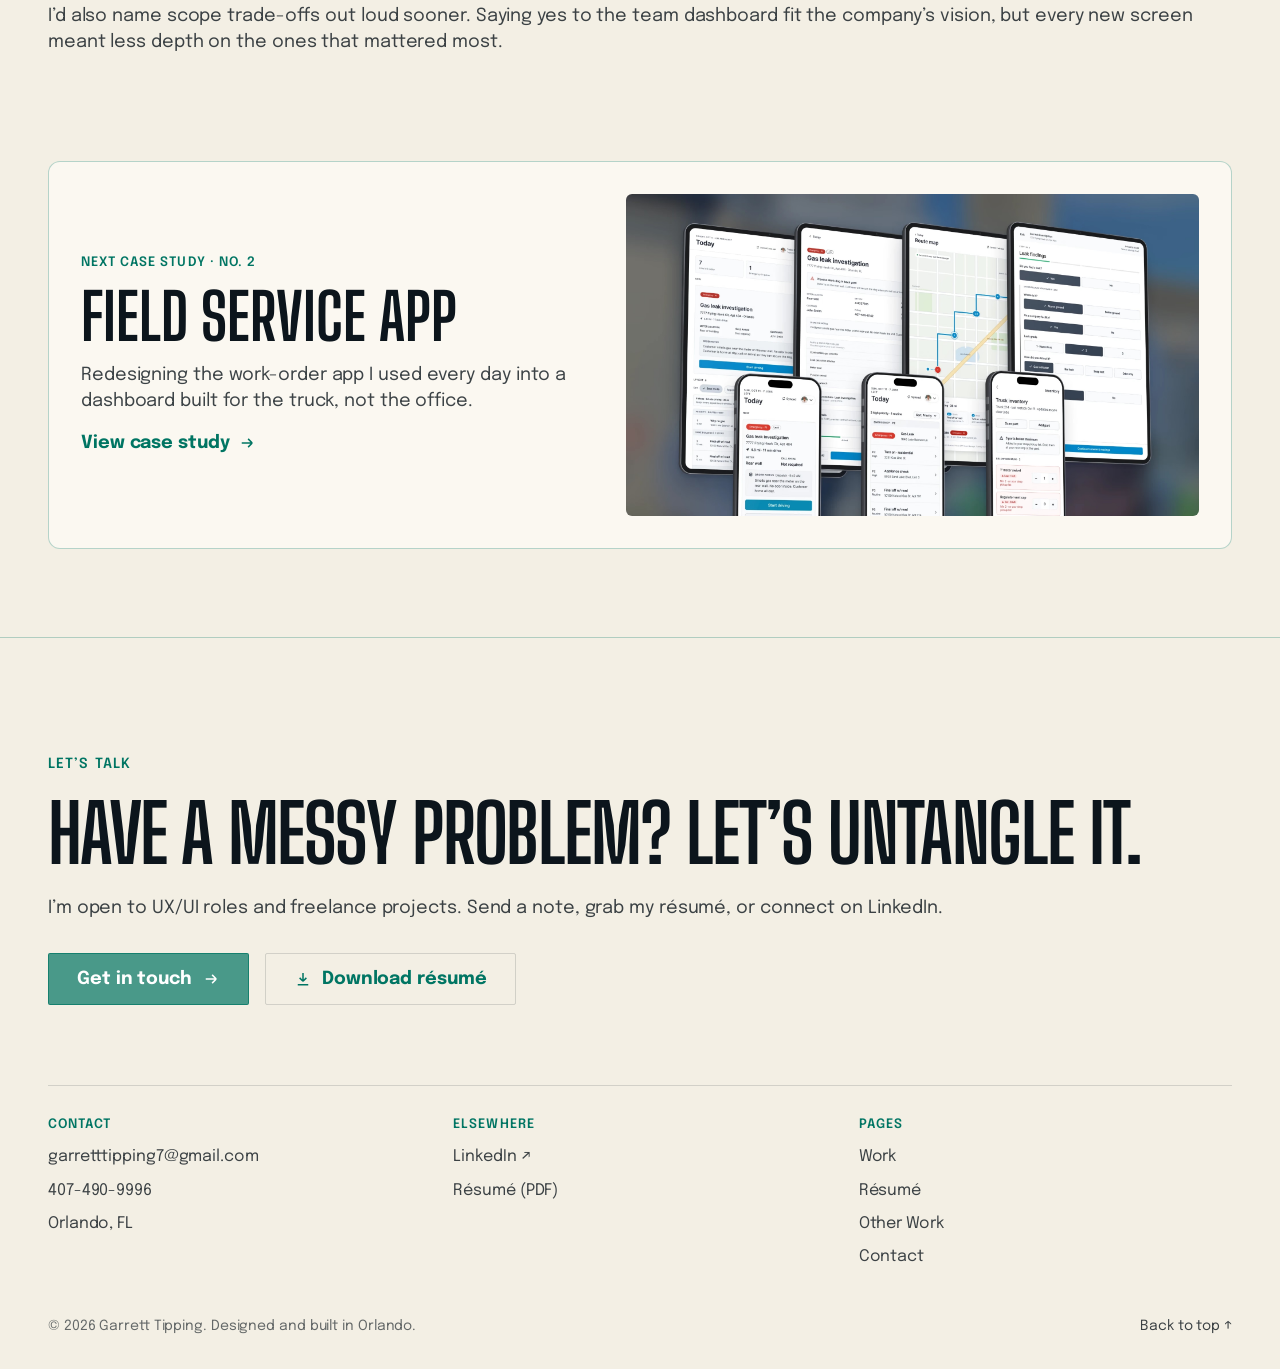
<file: shepherd-ai.html>
<!doctype html>
<html lang="en" id="top">
<head>
  <meta charset="utf-8">
  <meta name="viewport" content="width=device-width, initial-scale=1">
  <title>Shepherd AI · Case Study · Garrett Tipping</title>
  <meta name="description" content="Designing an AI pricing tool for independent car dealers around a pricing model that didn't exist yet.">
  <meta name="theme-color" content="#0c151c">
  <meta property="og:title" content="Shepherd AI · Case Study · Garrett Tipping">
  <meta property="og:description" content="Designing an AI pricing tool for independent car dealers around a pricing model that didn't exist yet.">
  <meta property="og:type" content="website">
  <link rel="canonical" href="https://garretttipping.netlify.app/shepherd-ai">
  <meta property="og:url" content="https://garretttipping.netlify.app/shepherd-ai">
  <meta property="og:site_name" content="Garrett Tipping">
  <meta property="og:image" content="https://garretttipping.netlify.app/assets/og-image.jpg">
  <meta property="og:image:width" content="1200">
  <meta property="og:image:height" content="630">
  <meta property="og:image:alt" content="Garrett Tipping, UX/UI designer: I make complicated things feel simple.">
  <meta name="twitter:card" content="summary_large_image">
  <link rel="icon" href="/assets/favicon.svg" type="image/svg+xml">
  <link rel="preconnect" href="https://fonts.googleapis.com">
  <link rel="preconnect" href="https://fonts.gstatic.com" crossorigin>
  <link rel="stylesheet" href="https://fonts.googleapis.com/css2?family=Big+Shoulders+Display:wght@300;500;600;700&family=Epilogue:wght@400;500;600;700&display=swap">
  <link rel="stylesheet" href="/css/styles.css">
  <script>(function(d){d.classList.add('js');var t;try{t=localStorage.getItem('theme')}catch(e){}if(t!=='light'&&t!=='dark')t=matchMedia('(prefers-color-scheme: light)').matches?'light':'dark';d.dataset.theme=t})(document.documentElement)</script>
  <script src="/js/main.js" defer></script>
</head>
<body>
  <div class="progress" aria-hidden="true"></div>
  <!-- site-header current="shepherd-ai.html" -->
  <a class="skip-link" href="#main">Skip to content</a>
  <header class="site-header">
    <div class="container">
      <div class="hdr-left">
      <a class="logo" href="/index.html" aria-label="Garrett Tipping, home">
      <svg viewBox="0 0 36 36" aria-hidden="true" focusable="false">
        <rect class="frame" x="0.66" y="0.53" width="34.68" height="34.95" fill="none" stroke="currentColor" stroke-width="3.52"/>
        <path fill="currentColor" d="M23.25 13.9167C23.25 15.1482 23.0894 16.324 22.7684 17.4445C22.4588 18.5647 21.9544 19.5556 21.255 20.4166C20.567 21.2778 19.6727 21.9676 18.5721 22.4862C17.4828 22.9954 16.1643 23.25 14.6164 23.25C13.0456 23.25 11.7156 22.9907 10.6264 22.4722C9.53715 21.9444 8.64284 21.25 7.94343 20.3889C7.2555 19.5278 6.75673 18.5324 6.4472 17.4028C6.14907 16.2731 6 15.1018 6 13.8889C6 12.6759 6.14907 11.5046 6.4472 10.375C6.75673 9.24534 7.2555 8.24535 7.94343 7.37498C8.64284 6.5046 9.53715 5.81018 10.6264 5.29166C11.7156 4.76389 13.0456 4.5 14.6164 4.5C16.0037 4.5 17.1905 4.69906 18.1764 5.09722C19.1625 5.49534 19.8905 6.10183 20.3606 6.91665V4.80554H22.3728V10.75H20.3606C20.3606 10.0926 20.2059 9.48147 19.8963 8.91667C19.5982 8.34259 19.1912 7.85185 18.6751 7.44442C18.1593 7.03703 17.5458 6.71756 16.835 6.48609C16.1356 6.24537 15.396 6.125 14.6164 6.125C13.401 6.125 12.3921 6.35647 11.5895 6.81942C10.7984 7.28239 10.162 7.88888 9.68047 8.63889C9.19889 9.38889 8.85493 10.2222 8.64859 11.1389C8.45365 12.0555 8.3562 12.9721 8.3562 13.8889C8.3562 14.7962 8.45365 15.713 8.64859 16.6389C8.85493 17.5555 9.19889 18.3843 9.68047 19.125C10.162 19.8565 10.7984 20.4584 11.5895 20.9306C12.3921 21.3935 13.401 21.625 14.6164 21.625C16.428 21.625 17.8553 21.0602 18.8988 19.9306C19.9422 18.8009 20.5613 17.213 20.7562 15.1667H15.7859V13.5417H23.25V13.9167Z"/>
        <path fill="currentColor" d="M30 19.5827H28.0228V15.1138H23.291V29.8862H26.8399V31.5H17.3933V29.8862H20.959V15.1138H16.2272V19.5827H14.25V13.5H30V19.5827Z"/>
      </svg>
      </a>
      <button class="menu-btn" type="button" aria-expanded="false" aria-controls="site-menu">
        <span class="menu-icon" aria-hidden="true"><i></i><i></i></span><span class="menu-label">Menu</span>
      </button>
      </div>
      <div class="hdr-right">
      <nav class="site-nav" aria-label="Main">
        <ul>
          <li><a href="/about.html">Résumé</a></li>
          <li><a href="/other-work.html">Other Work</a></li>
          <li><a href="/contact.html">Contact</a></li>
        </ul>
      </nav>
      <button class="theme-btn" type="button" aria-label="Switch to light mode" title="Switch to light mode">
        <svg class="i-sun" viewBox="0 0 24 24" fill="none" stroke="currentColor" stroke-width="2" stroke-linecap="round" aria-hidden="true"><circle cx="12" cy="12" r="4.2"/><path d="M12 2.5v2.2M12 19.3v2.2M2.5 12h2.2M19.3 12h2.2M5.3 5.3l1.6 1.6M17.1 17.1l1.6 1.6M5.3 18.7l1.6-1.6M17.1 6.9l1.6-1.6"/></svg>
        <svg class="i-moon" viewBox="0 0 24 24" fill="none" stroke="currentColor" stroke-width="2" stroke-linejoin="round" aria-hidden="true"><path d="M20 14.5A8.5 8.5 0 0 1 9.5 4a8.5 8.5 0 1 0 10.5 10.5Z"/></svg>
      </button>
      </div>
    </div>
    <div class="site-menu" id="site-menu" hidden>
      <div class="container">
        <div class="menu-grid">
          <div class="menu-col">
            <h2 class="menu-h">Case studies</h2>
            <ul>
              <li><a href="/shepherd-ai.html" aria-current="page"><strong>Shepherd AI</strong><span>AI vehicle pricing for dealers</span></a></li>
              <li><a href="/field-service.html"><strong>Field Service App</strong><span>Work-order redesign for gas techs</span></a></li>
              <li><a href="/studio-six.html"><strong>Studio Six Closets</strong><span>Homepage redesign · consultations</span></a></li>
            </ul>
          </div>
          <div class="menu-col">
            <h2 class="menu-h">Experience</h2>
            <ul>
              <li><a href="/about.html#job-studio-six"><strong>Studio Six Closets</strong><span>UX/UI Designer &amp; Researcher · 2026 – now</span></a></li>
              <li><a href="/about.html#job-horizon-terra"><strong>Horizon Terra Solutions</strong><span>Brand Designer · 2026</span></a></li>
              <li><a href="/about.html#job-teco"><strong>TECO Peoples Gas</strong><span>Utility Technician II · 2022 – 2026</span></a></li>
              <li><a href="/about.html#job-shepherd-ai"><strong>Shepherd AI</strong><span>User Experience Designer · 2024</span></a></li>
              <li><a href="/about.html#job-player-epic"><strong>Player Epic</strong><span>UI Designer · 2024</span></a></li>
            </ul>
          </div>
          <div class="menu-col">
            <h2 class="menu-h">Other work</h2>
            <ul>
              <li><a href="/other-work.html"><strong>Art</strong><span>Personal artwork and illustration</span></a></li>
              <li><a href="/other-work.html#experiments"><strong>Experiments</strong><span>Side projects and explorations</span></a></li>
              <li><a href="/building-this-site.html"><strong>Building this site</strong><span>Figma Sites → hand-written code</span></a></li>
            </ul>
          </div>
          <div class="menu-col">
            <h2 class="menu-h">About</h2>
            <ul>
              <li><a href="/about.html" class="menu-dot"><strong>Résumé</strong><span>4.5 yrs field ops → UX/UI design</span></a></li>
              <li><a href="/about.html#recommendations"><strong>Recommendations</strong><span>From mentor Dennis Chatham</span></a></li>
              <li><a href="/contact.html"><strong>Contact</strong><span>Form, email or phone</span></a></li>
            </ul>
          </div>
        </div>
        <div class="menu-foot">
          <a href="mailto:garretttipping7@gmail.com">garretttipping7@gmail.com</a>
          <a href="tel:+14074909996">407-490-9996</a>
          <a href="https://www.linkedin.com/in/garrett-tipping-ba7260289/" target="_blank" rel="noopener">LinkedIn ↗</a>
          <a href="/assets/Garrett-Tipping-Resume.pdf" download>Résumé PDF ↓</a>
        </div>
      </div>
    </div>
  </header>
  <!-- /site-header -->

  <main id="main">
    <section class="cs-hero">
      <div class="container">
        <a class="cs-back" href="/index.html#work">← All work</a>
        <p class="eyebrow">Case study · No. 1</p>
        <h1>Shepherd AI</h1>
        <p class="cs-lede">Designing an AI pricing tool for independent car dealers, around a pricing model that didn’t exist yet.</p>
        <dl class="cs-meta">
        <div><dt>Role</dt><dd>Sole UX/UI Designer</dd></div>
        <div><dt>Tools</dt><dd>Figma, Claude</dd></div>
        <div><dt>Timeline</dt><dd>Spring 2024</dd></div>
        </dl>
        <div class="cs-hero-media"><picture><source srcset="/assets/img/work-shepherd-ai.avif" type="image/avif"><img src="/assets/img/work-shepherd-ai.png" alt="DriveFlow by Shepherd AI: conversational intake beside a price report" width="1800" height="950" decoding="async"></picture></div>
      </div>
    </section>

    <section class="cs-section container">
      <h2 class="reveal">Context</h2>
      <div class="prose reveal">
        <p>Large dealer groups price inventory with enterprise tools and live auction data. Independent lots usually can’t afford those, so they price from book values, gut feel, and hours of manual comp research. Shepherd AI wanted to close that gap with DriveFlow.</p>
        <p>I was the only designer on the project and owned all of the UX: the landing page, the conversational intake, the price report, the team dashboard, mobile, error flows, and the copy. I did it on a compressed timeline while working full-time as a gas utility technician.</p>
      </div>
    </section>

    <section class="cs-section container">
      <h2 class="reveal">What I was designing around</h2>
      <div class="card-row">
        <div class="mini-card reveal"><span class="label">Constraint</span><h3>An unproven model</h3><p>The pricing model was being built at the same time I was designing. Data-licensing limits meant no one knew how accurate it would be.</p></div>
        <div class="mini-card reveal"><span class="label">Constraint</span><h3>A moving scope</h3><p>Requirements shifted as the model and the company’s vision changed. What I designed had to survive those shifts.</p></div>
        <div class="mini-card reveal"><span class="label">Constraint</span><h3>No direct users</h3><p>I never spoke with a dealer. Everything I knew about users came secondhand, through a stakeholder.</p></div>
      </div>
      <div class="callout reveal"><p>I want to be upfront about that last one. I never researched or tested with dealers. The feedback I did get came from checkpoint walkthroughs with the team, where the PM and a teammate clicked through the prototype and flagged problems in onboarding and messaging. The decisions on this page are judgment calls built on that, stakeholder input, and the dealer workflow I mapped, not validated findings.</p></div>
    </section>

    <section class="cs-section container">
      <h2 class="reveal">Where pricing breaks</h2>
      <div class="prose reveal">
        <p>I started by mapping how a dealer gets a car from acquisition to an online listing: 16 steps, from inspection and reconditioning to photos and marketing. Only four of them actually set the price: market research, cost analysis, margin, and the final list price. That’s where DriveFlow aimed. With no dealer access, I built the map from desk research, a lot of it AI-assisted, and treated it as a working model, not a fact.</p>
        <p>The highest-pressure moment is the trade-in appraisal. A customer is standing on the lot, and the dealer needs a number that wins the deal without giving away margin. That’s where DriveFlow had to be fast and believable.</p>
      </div>
      <figure class="cs-figure reveal">
        <div class="flow-sub"><h3>Dealer pricing journey</h3><p>Acquisition to listing: 16 steps</p></div>
        <div class="journey">
          <div class="stage"><span class="range">01–04</span><h3>Acquire</h3><p>Source the car · Receive it · Inspect for damage · Title and paperwork</p></div>
          <div class="stage"><span class="range">05–07</span><h3>Prepare</h3><p>Pre-delivery inspection · Detailing · Add-ons</p></div>
          <div class="stage focus"><span class="range">08–11</span><h3>Price</h3><p class="aim">Where DriveFlow aimed</p>
            <div class="steps">
              <div><b>08</b><strong>Market research</strong><span>Pricing off thin or outdated comps</span></div>
              <div><b>09</b><strong>Cost analysis</strong><span>Missing transport, recon, and fees</span></div>
              <div><b>10</b><strong>Margin</strong><span>A target the market won’t support</span></div>
              <div><b>11</b><strong>List price</strong><span>Add-ons over- or under-valued</span></div>
            </div>
          </div>
          <div class="stage"><span class="range">12–16</span><h3>List</h3><p>Photos and description · Pick platforms · Publish · Promote · Monitor and adjust</p></div>
        </div>
        <figcaption>The dealer journey from acquisition to listing. DriveFlow targeted the four pricing steps in the middle.</figcaption>
      </figure>
    </section>

    <section class="cs-section container">
      <h2 class="reveal">Designing for trust with an unproven model</h2>
      <div class="prose reveal">
        <p>Every major decision came back to one question: what is this product worth to a dealer if the AI’s number is wrong? My first answer is in my notes from the time: ask for the dealer’s location up front and show the price range for similar cars in their area, so they get real value “before machine learning happens.”</p>
      </div>
      <div class="ps">
        <div class="ps-card reveal"><span class="label">Problem:</span><h3>A single number nobody could verify</h3><p>If the report opened on one predicted price and that price missed, dealers would stop trusting the tool after the first bad appraisal.</p></div>
        <div class="ps-card solution reveal"><span class="label">Solution:</span><h3>Lead with the value graph</h3><p>The report leads with a draggable value graph instead of the predicted price. It shows where the car started, where similar vehicles in the dealer’s area sit now, and where the model thinks it’s headed over the next year. Dealers can scrub through it and check it against what they already know. The predicted price sits inside that range, and Shepherd narrows it with each answer instead of announcing one number up front.</p></div>
      </div>
      <figure class="cs-figure reveal zoomable">
        <div class="shot"><picture><source srcset="/assets/img/cs/sh-price-report.avif" type="image/avif"><img src="/assets/img/cs/sh-price-report.png" alt="DriveFlow price report with the value graph" width="1800" height="1280" loading="lazy" decoding="async"></picture></div>
        <figcaption>The price report leads with the value graph; the predicted price supports it.</figcaption>
      </figure>
      <div class="ps">
        <div class="ps-card reveal"><span class="label">Problem:</span><h3>A backend that kept changing</h3><p>The model’s inputs changed as the data situation changed. A fixed intake form would have needed a redesign every time.</p></div>
        <div class="ps-card solution reveal"><span class="label">Solution:</span><h3>Modular intake blocks</h3><p>I built the conversational intake from self-contained prompt blocks: location, mileage, condition, trim and add-ons. Each block carried its own input and its own error states, like “Springfield, MS or MA?” or a mileage of a million. A first block of required questions was enough for the model to run; an optional second block let dealers keep refining. Blocks could be added, removed, or reordered without rebuilding the flow.</p></div>
      </div>
      <figure class="cs-figure reveal zoomable">
        <div class="cs-pair">
          <div class="shot"><picture><source srcset="/assets/img/cs/sh-intake-1.avif" type="image/avif"><img src="/assets/img/cs/sh-intake-1.png" alt="Intake blocks, first set" width="1800" height="1280" loading="lazy" decoding="async"></picture></div>
          <div class="shot"><picture><source srcset="/assets/img/cs/sh-intake-2.avif" type="image/avif"><img src="/assets/img/cs/sh-intake-2.png" alt="Intake blocks, second set" width="1800" height="1280" loading="lazy" decoding="async"></picture></div>
        </div>
        <figcaption>Intake blocks, assembled into the conversation as the model needed them.</figcaption>
      </figure>
      <div class="ps">
        <div class="ps-card reveal"><span class="label">Problem:</span><h3>Skeptical buyers</h3><p>Dealers are wary of new tech, and a typical landing page asks them to take claims on faith.</p></div>
        <div class="ps-card solution reveal"><span class="label">Solution:</span><h3>Make the page the product</h3><p>The landing page runs the product itself: the VIN field sits in the hero, and an AI conversation on the left drives the price report on the right. Dealers see it work before they sign up for early access. At the first checkpoint, the team asked whether the split screen was needed at all, or whether chat could shrink to a floating bubble. I kept the split. Watching the price move as you answer is what makes the number believable, and a bubble hides that.</p></div>
      </div>
      <figure class="cs-figure reveal zoomable">
        <div class="shot"><picture><source srcset="/assets/img/cs/sh-landing.avif" type="image/avif"><img src="/assets/img/cs/sh-landing.png" alt="DriveFlow landing page with VIN field and live demo" width="1800" height="1225" loading="lazy" decoding="async"></picture></div>
        <figcaption>The landing page, built to demonstrate the tool instead of pitching it.</figcaption>
      </figure>
    </section>

    <section class="cs-section container">
      <h2 class="reveal">From pricing tool to team dashboard</h2>
      <div class="prose reveal">
        <p>Midway through, DriveFlow grew from a single-user pricing tool into a multi-department team dashboard. That came from a mix of real discovery, a growing vision from the stakeholder, and some scope creep. There wasn’t one clean cause.</p>
        <p>To scope 2.0, I mapped the five departments of a used-car dealership (sales, finance, inventory, service, and admin) and what each would need from a shared vehicle report. The rule I wrote down: at a small lot where one person covers three of those roles, the system still has to make sense. I also designed mobile and the error flows, which I put first on the MVP list. The expansion was the right direction, but it meant more surface area for one designer on a tight timeline.</p>
      </div>
      <figure class="cs-figure reveal zoomable">
        <div class="cs-pair">
          <div class="shot"><picture><source srcset="/assets/img/cs/sh-v2-1.avif" type="image/avif"><img src="/assets/img/cs/sh-v2-1.png" alt="DriveFlow 2.0 team dashboard" width="1800" height="1350" loading="lazy" decoding="async"></picture></div>
          <div class="shot"><picture><source srcset="/assets/img/cs/sh-v2-2.avif" type="image/avif"><img src="/assets/img/cs/sh-v2-2.png" alt="DriveFlow 2.0 mobile and error states" width="1800" height="1349" loading="lazy" decoding="async"></picture></div>
        </div>
        <figcaption>DriveFlow 2.0: shared pricing across departments, plus mobile and error states.</figcaption>
      </figure>
    </section>

    <section class="cs-section container">
      <h2 class="reveal">The pivot</h2>
      <div class="prose reveal">
        <p>Before development started, Shepherd AI pivoted to a different market and DriveFlow was shelved. The design was complete and structured for a Figma-to-Webflow handoff, but it never shipped. There are no usage numbers, so this case study is about decisions, not outcomes.</p>
      </div>
    </section>

    <section class="cs-section container">
      <h2 class="reveal">What I’d carry forward</h2>
      <div class="prose reveal">
        <p>Designing around an unproven model taught me to ask what a product is worth when the AI is wrong, and to design that version first. The value graph came out of that question.</p>
        <p>If I did it again, I’d push for even two or three conversations with dealers before locking the intake. Secondhand insight got me a plausible design, not a tested one. The first thing I’d build to check the model is the sold list I sketched for 2.0: predicted price next to what each car actually sold for.</p>
        <p>I’d also name scope trade-offs out loud sooner. Saying yes to the team dashboard fit the company’s vision, but every new screen meant less depth on the ones that mattered most.</p>
      </div>
    </section>

    <section class="cs-section container" aria-label="Next case study">
      <a class="next-cs reveal" href="/field-service.html">
        <div>
          <span class="kicker">Next case study · No. 2</span>
          <h2>Field service app</h2>
          <p>Redesigning the work-order app I used every day into a dashboard built for the truck, not the office.</p>
          <span class="go">View case study <svg class="arrow" viewBox="0 0 24 24" fill="none" stroke="currentColor" stroke-width="2" aria-hidden="true"><path d="M5 12h14m0 0-5.5-5.5M19 12l-5.5 5.5"/></svg></span>
        </div>
        <div class="thumb"><picture><source srcset="/assets/img/work-field-service.avif" type="image/avif"><img src="/assets/img/work-field-service.png" alt="" loading="lazy"></picture></div>
      </a>
    </section>
  </main>

  <!-- site-footer cta -->
  <footer class="site-footer">
    <div class="container">
      <!-- cta -->
      <div class="footer-cta reveal">
        <p class="eyebrow">Let’s talk</p>
        <h2>Have a messy problem? Let’s untangle it.</h2>
        <p>I’m open to UX/UI roles and freelance projects. Send a note, grab my résumé, or connect on LinkedIn.</p>
        <div class="footer-actions">
          <a class="btn btn-primary" href="/contact.html">Get in touch <svg class="arrow" viewBox="0 0 24 24" fill="none" stroke="currentColor" stroke-width="2" aria-hidden="true"><path d="M5 12h14m0 0-5.5-5.5M19 12l-5.5 5.5"/></svg></a>
          <a class="btn btn-ghost" href="/assets/Garrett-Tipping-Resume.pdf" download><svg viewBox="0 0 24 24" fill="none" stroke="currentColor" stroke-width="2" aria-hidden="true"><path d="M12 4v11m0 0-4.5-4.5M12 15l4.5-4.5M5 19.5h14"/></svg> Download résumé</a>
        </div>
      </div>
      <!-- /cta -->
      <div class="footer-grid">
        <div>
          <h3>Contact</h3>
          <ul>
            <li><a href="mailto:garretttipping7@gmail.com">garretttipping7@gmail.com</a></li>
            <li><a href="tel:+14074909996">407-490-9996</a></li>
            <li>Orlando, FL</li>
          </ul>
        </div>
        <div>
          <h3>Elsewhere</h3>
          <ul>
            <li><a href="https://www.linkedin.com/in/garrett-tipping-ba7260289/" target="_blank" rel="noopener">LinkedIn ↗</a></li>
            <li><a href="/assets/Garrett-Tipping-Resume.pdf" download>Résumé (PDF)</a></li>
          </ul>
        </div>
        <div>
          <h3>Pages</h3>
          <ul>
            <li><a href="/index.html">Work</a></li>
            <li><a href="/about.html">Résumé</a></li>
            <li><a href="/other-work.html">Other Work</a></li>
            <li><a href="/contact.html">Contact</a></li>
          </ul>
        </div>
      </div>
      <div class="footer-bottom">
        <span>© <span data-year>2026</span> Garrett Tipping. Designed and built in Orlando.</span>
        <a href="#top">Back to top ↑</a>
      </div>
    </div>
  </footer>
  <!-- /site-footer -->
</body>
</html>
</file>
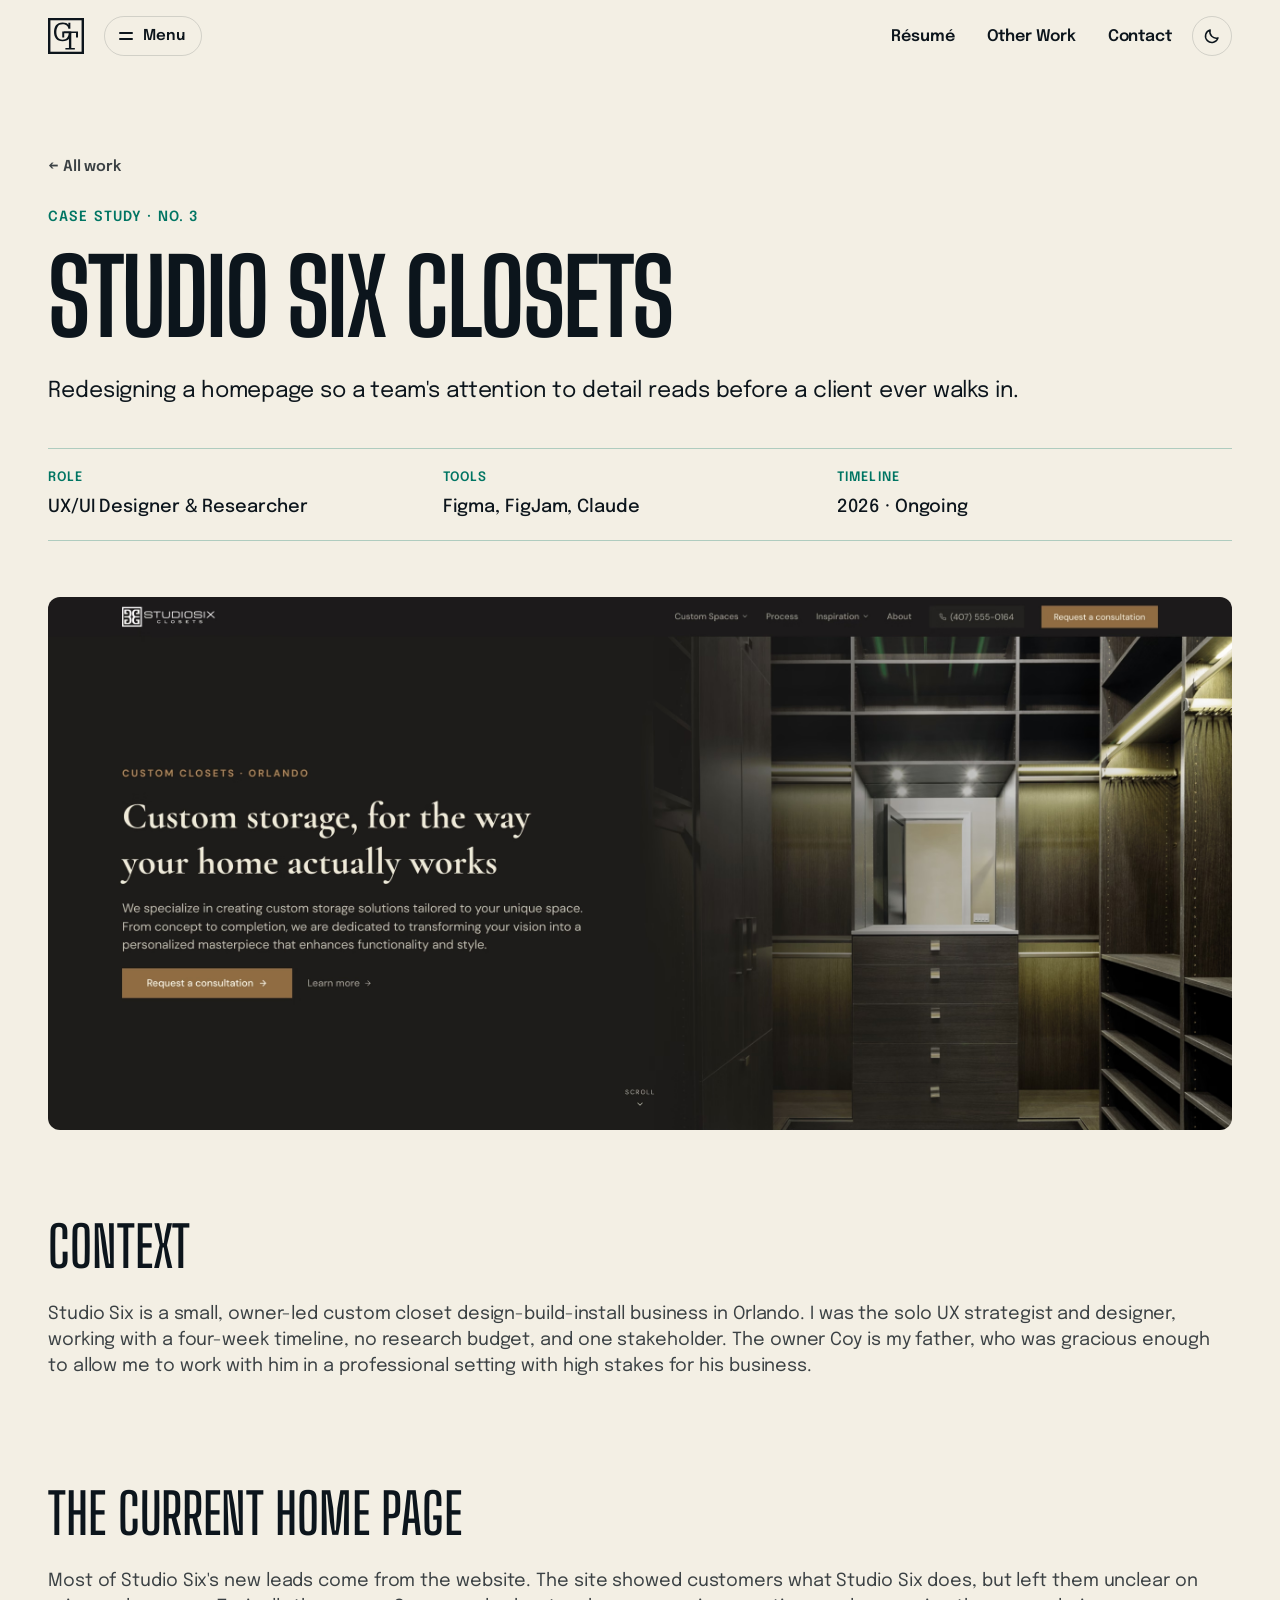
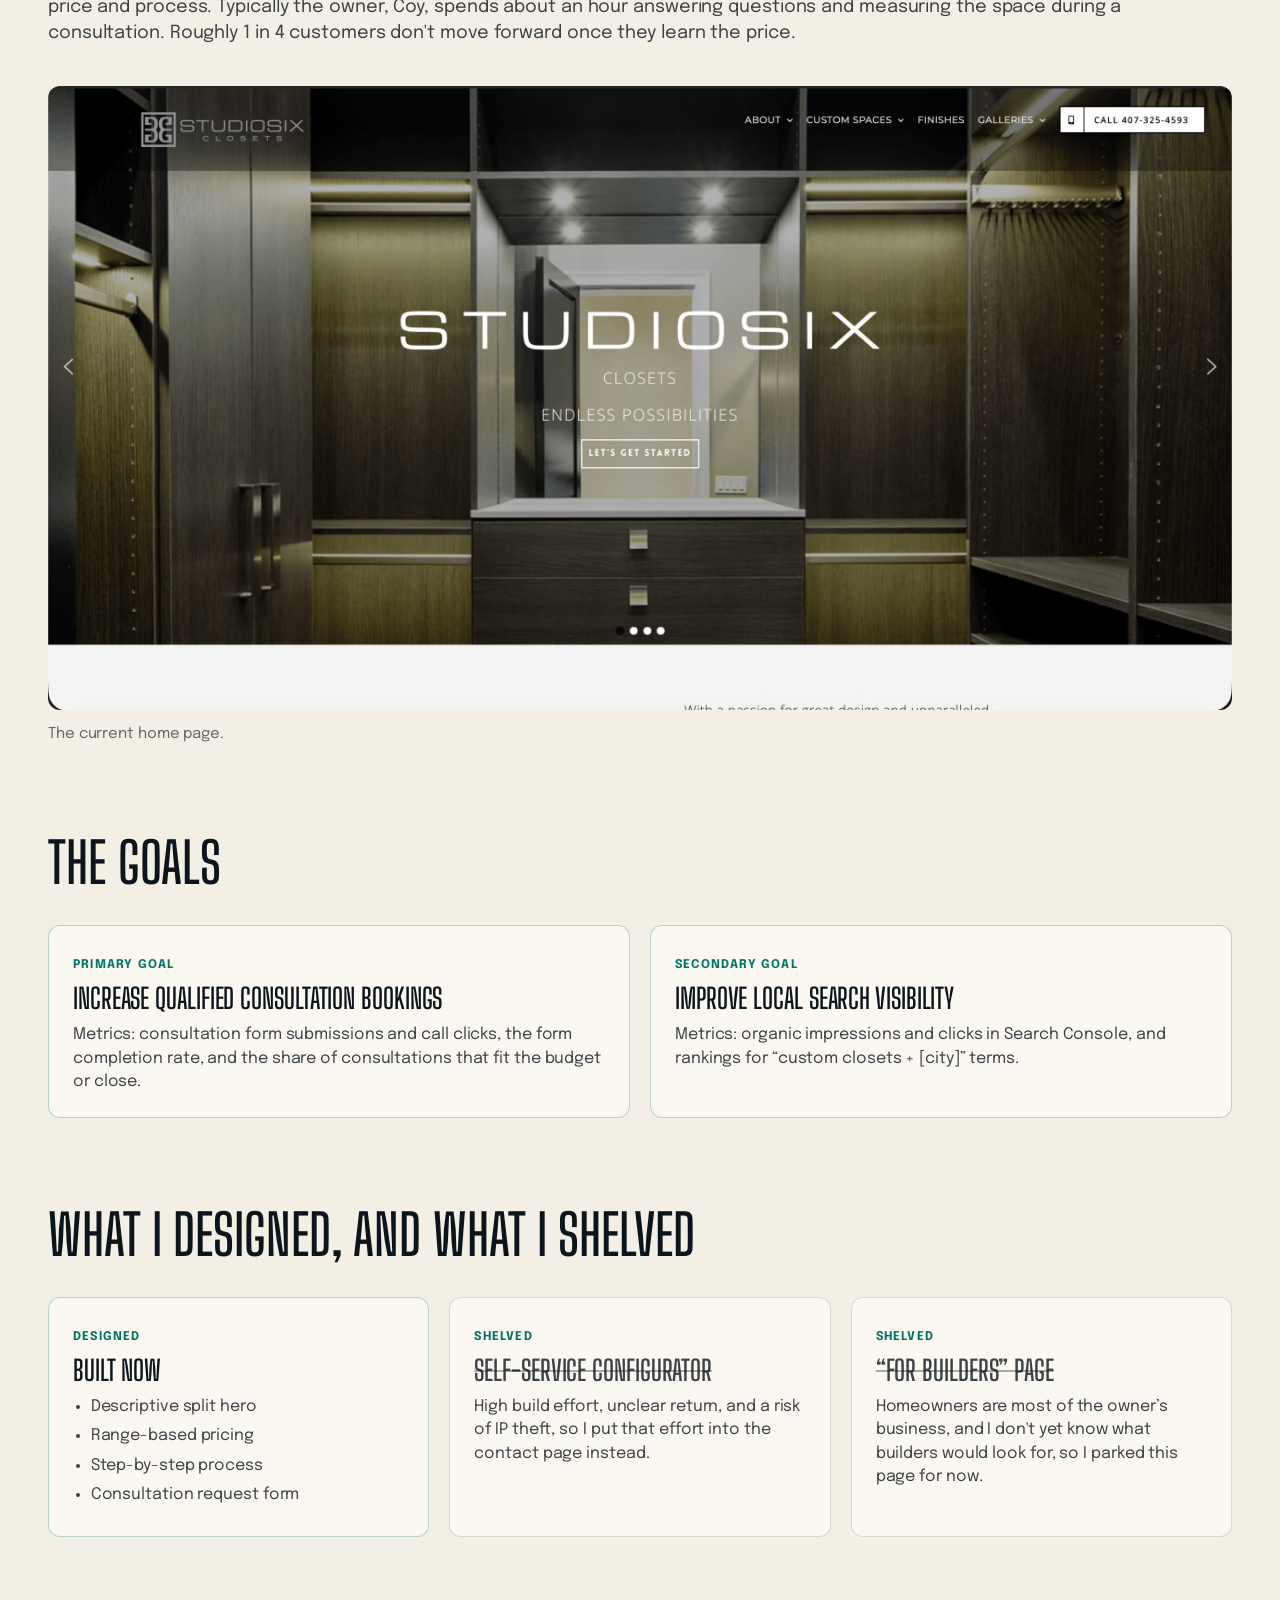
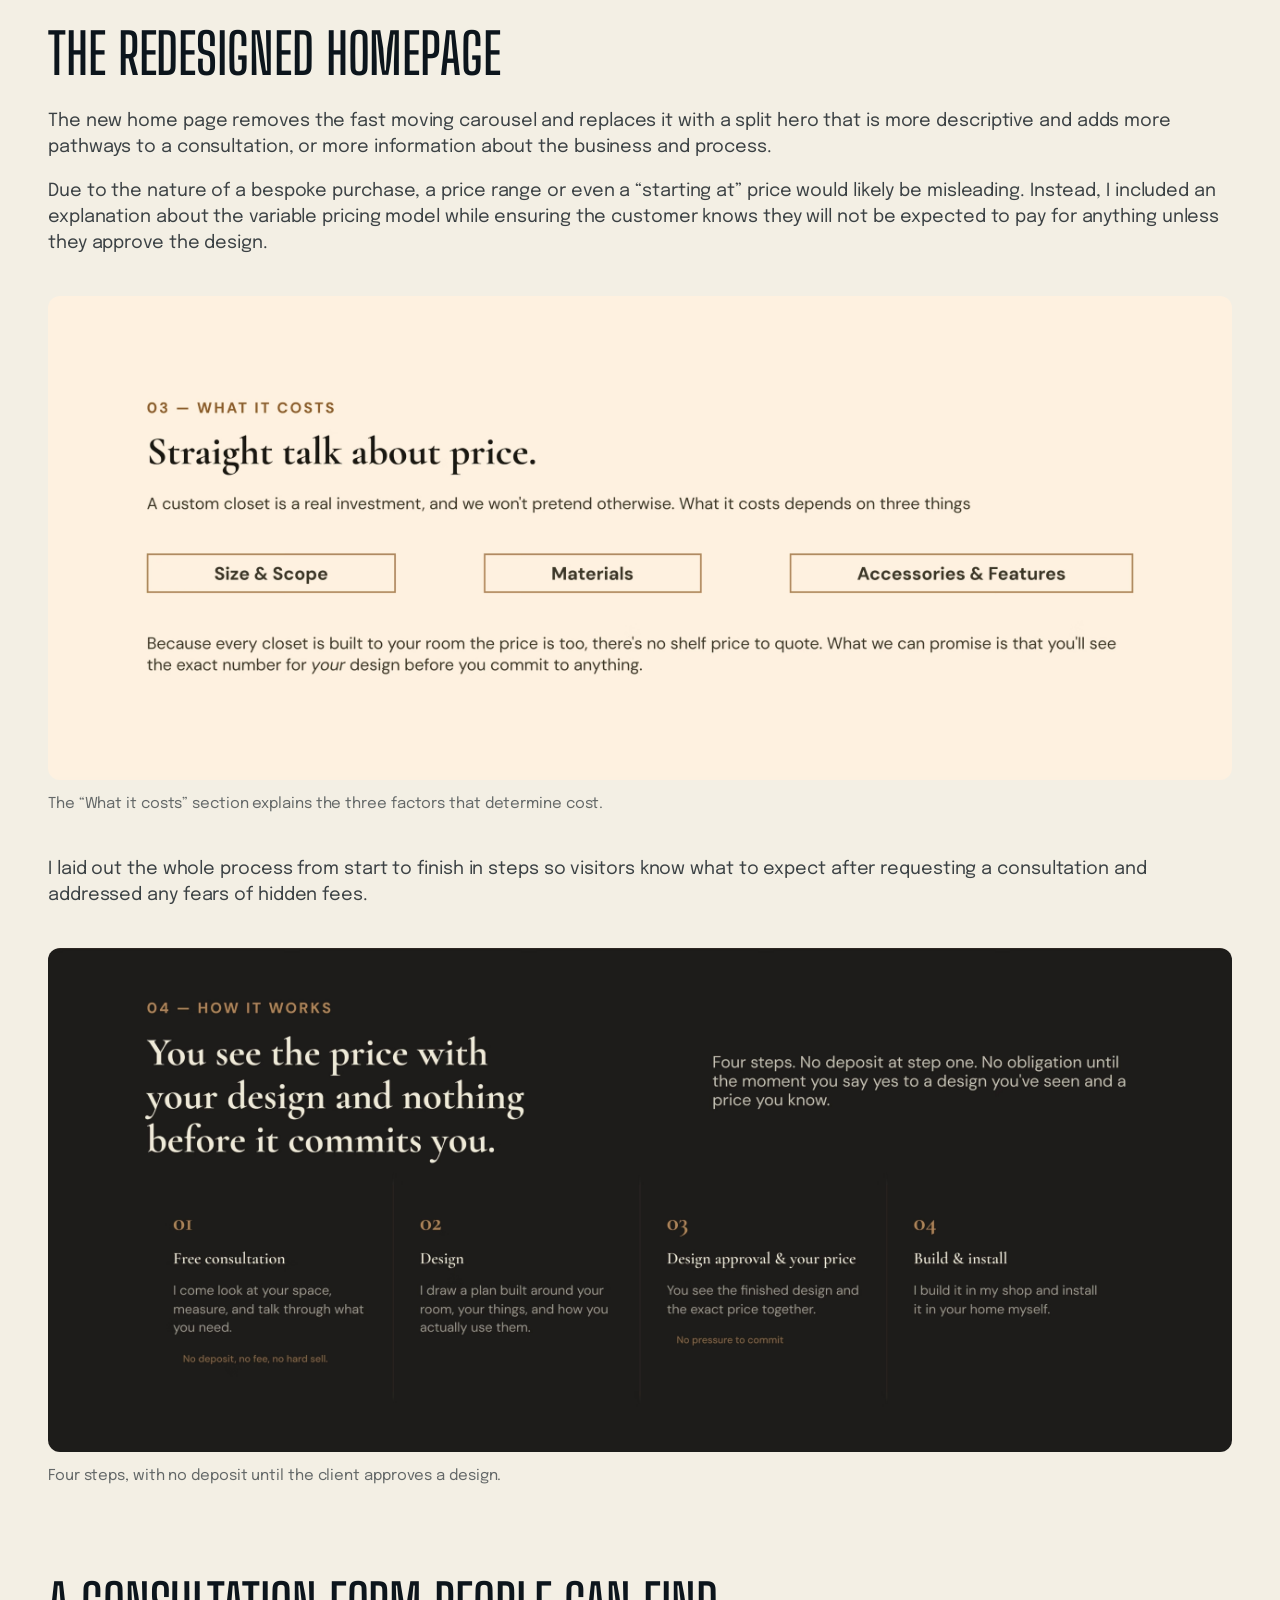
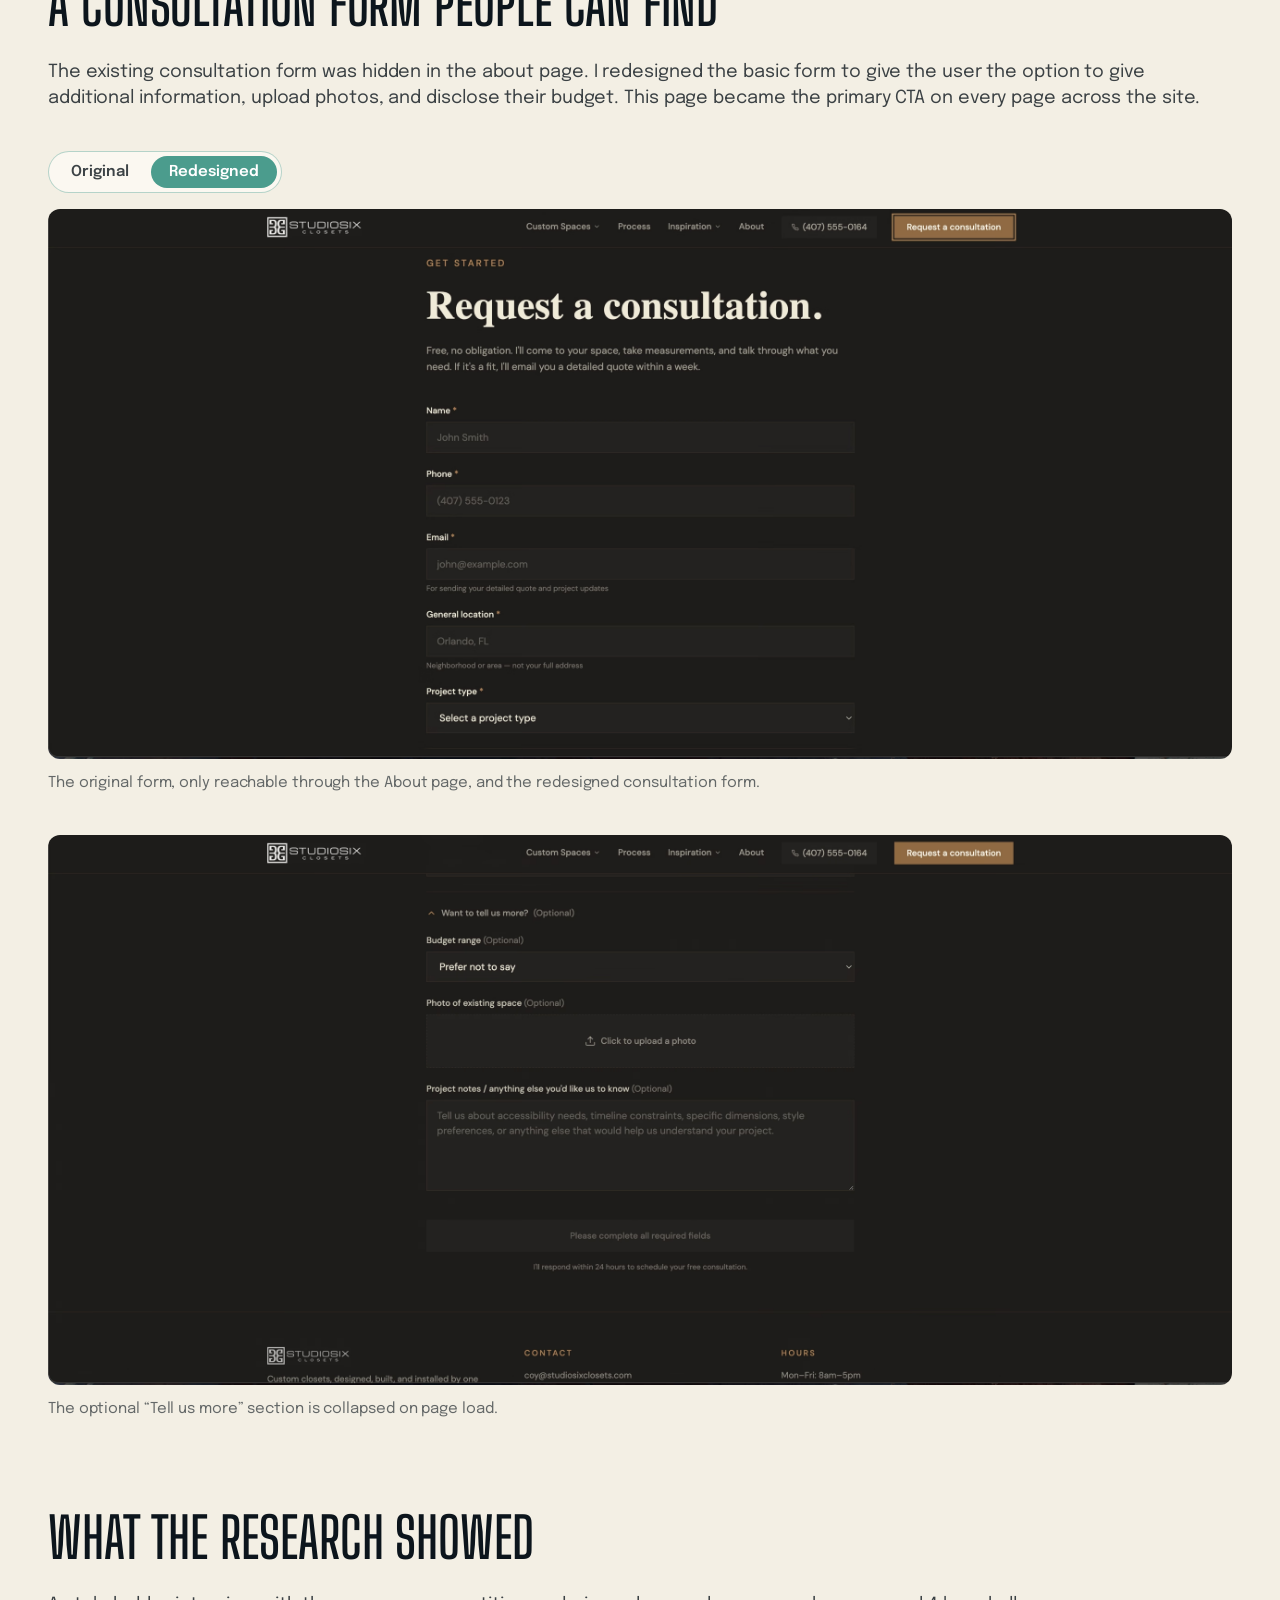
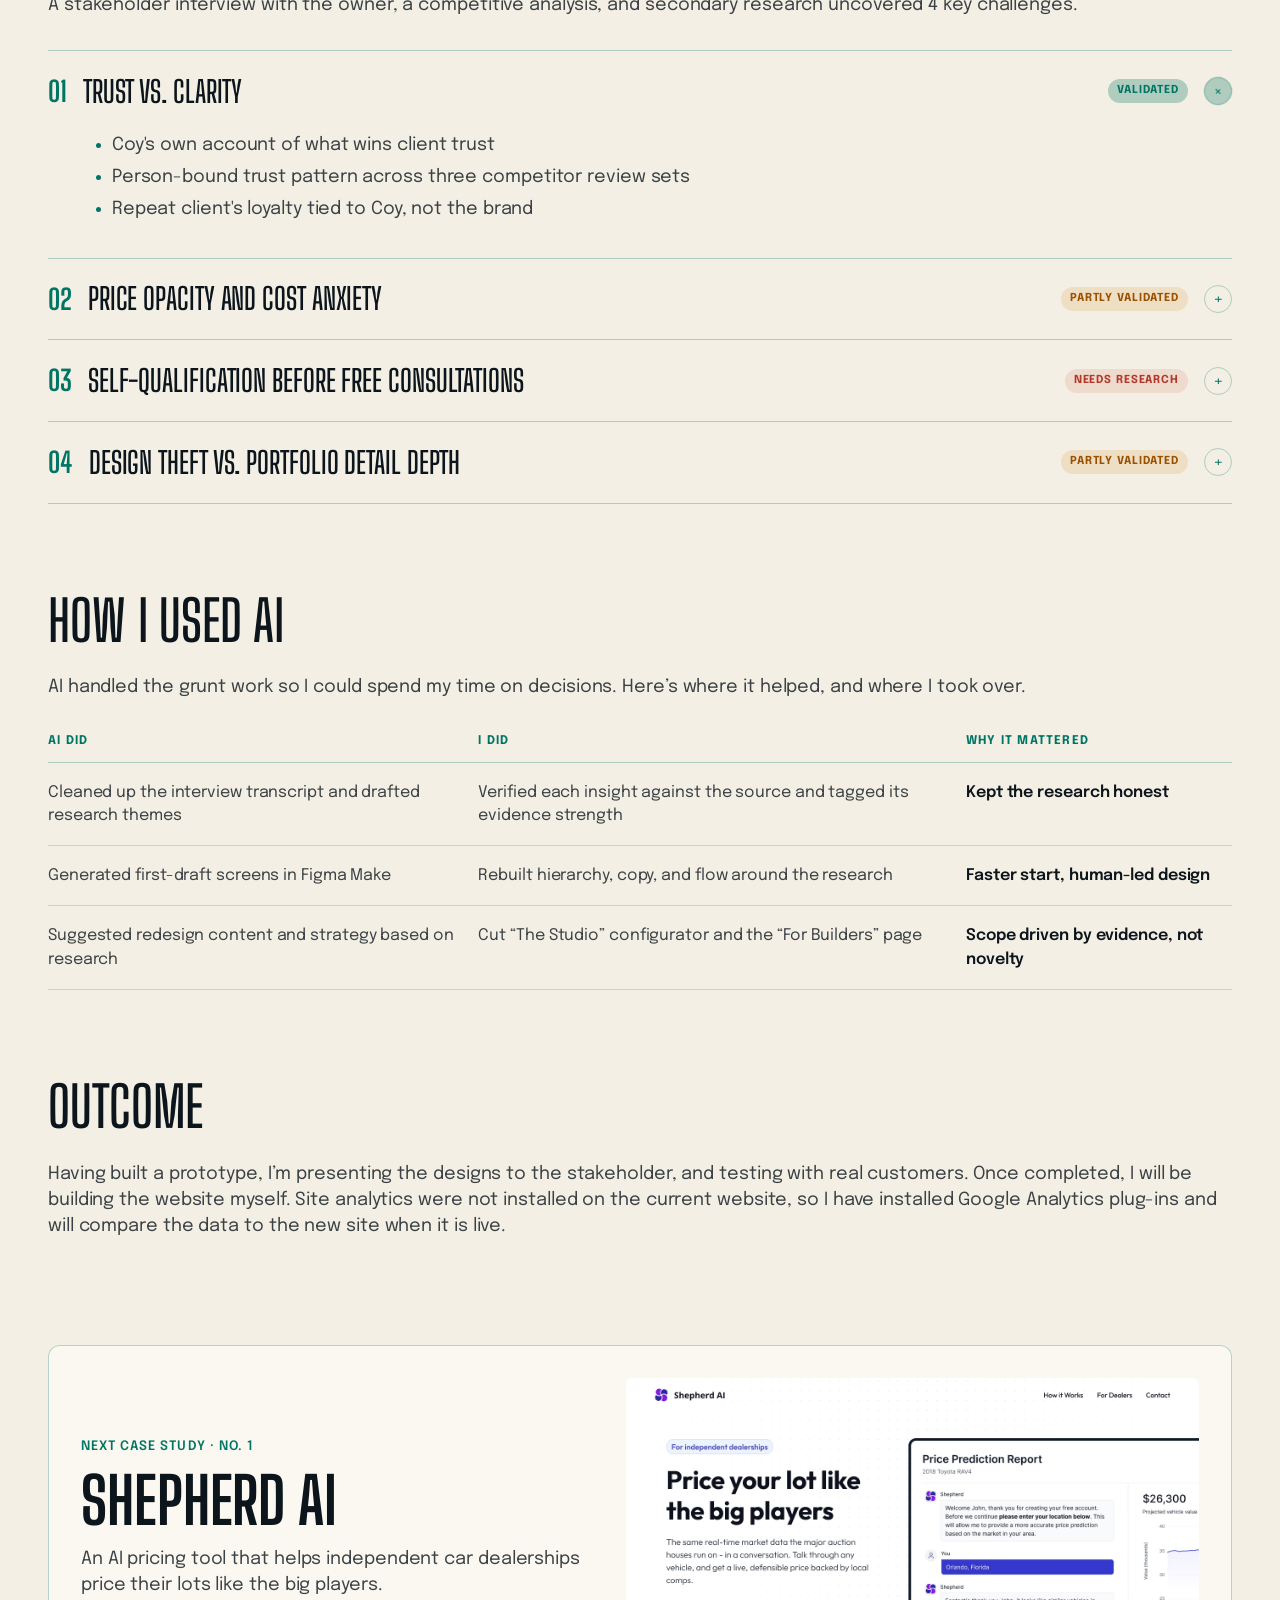
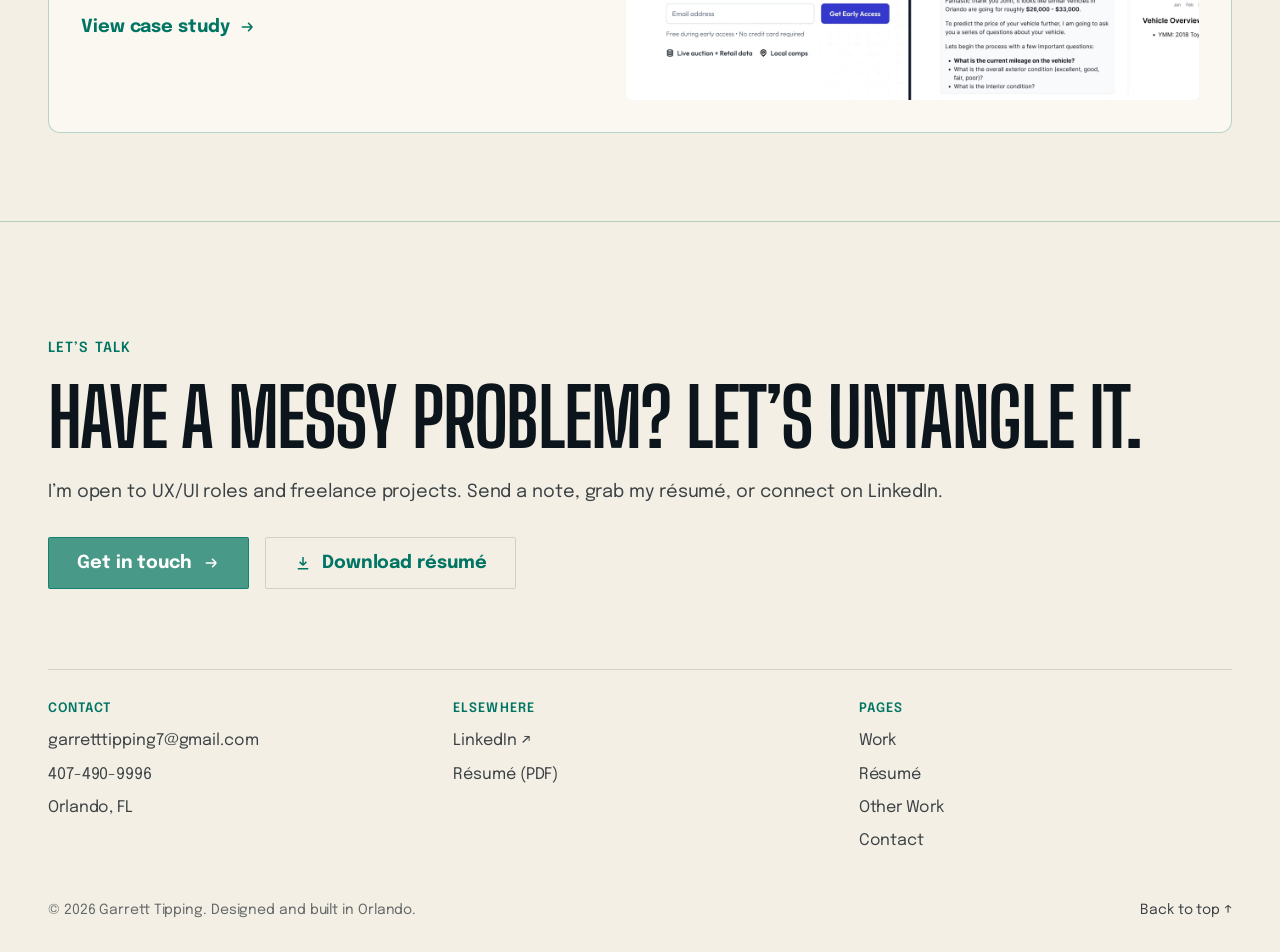
<file: studio-six.html>
<!doctype html>
<html lang="en" id="top">
<head>
  <meta charset="utf-8">
  <meta name="viewport" content="width=device-width, initial-scale=1">
  <title>Studio Six Closets · Case Study · Garrett Tipping</title>
  <meta name="description" content="Redesigning a custom closet company's homepage around pricing clarity and a findable consultation form.">
  <meta name="theme-color" content="#0c151c">
  <meta property="og:title" content="Studio Six Closets · Case Study · Garrett Tipping">
  <meta property="og:description" content="Redesigning a custom closet company's homepage around pricing clarity and a findable consultation form.">
  <meta property="og:type" content="website">
  <link rel="canonical" href="https://garretttipping.netlify.app/studio-six">
  <meta property="og:url" content="https://garretttipping.netlify.app/studio-six">
  <meta property="og:site_name" content="Garrett Tipping">
  <meta property="og:image" content="https://garretttipping.netlify.app/assets/og-image.jpg">
  <meta property="og:image:width" content="1200">
  <meta property="og:image:height" content="630">
  <meta property="og:image:alt" content="Garrett Tipping, UX/UI designer: I make complicated things feel simple.">
  <meta name="twitter:card" content="summary_large_image">
  <link rel="icon" href="/assets/favicon.svg" type="image/svg+xml">
  <link rel="preconnect" href="https://fonts.googleapis.com">
  <link rel="preconnect" href="https://fonts.gstatic.com" crossorigin>
  <link rel="stylesheet" href="https://fonts.googleapis.com/css2?family=Big+Shoulders+Display:wght@300;500;600;700&family=Epilogue:wght@400;500;600;700&display=swap">
  <link rel="stylesheet" href="/css/styles.css">
  <script>(function(d){d.classList.add('js');var t;try{t=localStorage.getItem('theme')}catch(e){}if(t!=='light'&&t!=='dark')t=matchMedia('(prefers-color-scheme: light)').matches?'light':'dark';d.dataset.theme=t})(document.documentElement)</script>
  <script src="/js/main.js" defer></script>
</head>
<body>
  <div class="progress" aria-hidden="true"></div>
  <!-- site-header current="studio-six.html" -->
  <a class="skip-link" href="#main">Skip to content</a>
  <header class="site-header">
    <div class="container">
      <div class="hdr-left">
      <a class="logo" href="/index.html" aria-label="Garrett Tipping, home">
      <svg viewBox="0 0 36 36" aria-hidden="true" focusable="false">
        <rect class="frame" x="0.66" y="0.53" width="34.68" height="34.95" fill="none" stroke="currentColor" stroke-width="3.52"/>
        <path fill="currentColor" d="M23.25 13.9167C23.25 15.1482 23.0894 16.324 22.7684 17.4445C22.4588 18.5647 21.9544 19.5556 21.255 20.4166C20.567 21.2778 19.6727 21.9676 18.5721 22.4862C17.4828 22.9954 16.1643 23.25 14.6164 23.25C13.0456 23.25 11.7156 22.9907 10.6264 22.4722C9.53715 21.9444 8.64284 21.25 7.94343 20.3889C7.2555 19.5278 6.75673 18.5324 6.4472 17.4028C6.14907 16.2731 6 15.1018 6 13.8889C6 12.6759 6.14907 11.5046 6.4472 10.375C6.75673 9.24534 7.2555 8.24535 7.94343 7.37498C8.64284 6.5046 9.53715 5.81018 10.6264 5.29166C11.7156 4.76389 13.0456 4.5 14.6164 4.5C16.0037 4.5 17.1905 4.69906 18.1764 5.09722C19.1625 5.49534 19.8905 6.10183 20.3606 6.91665V4.80554H22.3728V10.75H20.3606C20.3606 10.0926 20.2059 9.48147 19.8963 8.91667C19.5982 8.34259 19.1912 7.85185 18.6751 7.44442C18.1593 7.03703 17.5458 6.71756 16.835 6.48609C16.1356 6.24537 15.396 6.125 14.6164 6.125C13.401 6.125 12.3921 6.35647 11.5895 6.81942C10.7984 7.28239 10.162 7.88888 9.68047 8.63889C9.19889 9.38889 8.85493 10.2222 8.64859 11.1389C8.45365 12.0555 8.3562 12.9721 8.3562 13.8889C8.3562 14.7962 8.45365 15.713 8.64859 16.6389C8.85493 17.5555 9.19889 18.3843 9.68047 19.125C10.162 19.8565 10.7984 20.4584 11.5895 20.9306C12.3921 21.3935 13.401 21.625 14.6164 21.625C16.428 21.625 17.8553 21.0602 18.8988 19.9306C19.9422 18.8009 20.5613 17.213 20.7562 15.1667H15.7859V13.5417H23.25V13.9167Z"/>
        <path fill="currentColor" d="M30 19.5827H28.0228V15.1138H23.291V29.8862H26.8399V31.5H17.3933V29.8862H20.959V15.1138H16.2272V19.5827H14.25V13.5H30V19.5827Z"/>
      </svg>
      </a>
      <button class="menu-btn" type="button" aria-expanded="false" aria-controls="site-menu">
        <span class="menu-icon" aria-hidden="true"><i></i><i></i></span><span class="menu-label">Menu</span>
      </button>
      </div>
      <div class="hdr-right">
      <nav class="site-nav" aria-label="Main">
        <ul>
          <li><a href="/about.html">Résumé</a></li>
          <li><a href="/other-work.html">Other Work</a></li>
          <li><a href="/contact.html">Contact</a></li>
        </ul>
      </nav>
      <button class="theme-btn" type="button" aria-label="Switch to light mode" title="Switch to light mode">
        <svg class="i-sun" viewBox="0 0 24 24" fill="none" stroke="currentColor" stroke-width="2" stroke-linecap="round" aria-hidden="true"><circle cx="12" cy="12" r="4.2"/><path d="M12 2.5v2.2M12 19.3v2.2M2.5 12h2.2M19.3 12h2.2M5.3 5.3l1.6 1.6M17.1 17.1l1.6 1.6M5.3 18.7l1.6-1.6M17.1 6.9l1.6-1.6"/></svg>
        <svg class="i-moon" viewBox="0 0 24 24" fill="none" stroke="currentColor" stroke-width="2" stroke-linejoin="round" aria-hidden="true"><path d="M20 14.5A8.5 8.5 0 0 1 9.5 4a8.5 8.5 0 1 0 10.5 10.5Z"/></svg>
      </button>
      </div>
    </div>
    <div class="site-menu" id="site-menu" hidden>
      <div class="container">
        <div class="menu-grid">
          <div class="menu-col">
            <h2 class="menu-h">Case studies</h2>
            <ul>
              <li><a href="/shepherd-ai.html"><strong>Shepherd AI</strong><span>AI vehicle pricing for dealers</span></a></li>
              <li><a href="/field-service.html"><strong>Field Service App</strong><span>Work-order redesign for gas techs</span></a></li>
              <li><a href="/studio-six.html" aria-current="page"><strong>Studio Six Closets</strong><span>Homepage redesign · consultations</span></a></li>
            </ul>
          </div>
          <div class="menu-col">
            <h2 class="menu-h">Experience</h2>
            <ul>
              <li><a href="/about.html#job-studio-six"><strong>Studio Six Closets</strong><span>UX/UI Designer &amp; Researcher · 2026 – now</span></a></li>
              <li><a href="/about.html#job-horizon-terra"><strong>Horizon Terra Solutions</strong><span>Brand Designer · 2026</span></a></li>
              <li><a href="/about.html#job-teco"><strong>TECO Peoples Gas</strong><span>Utility Technician II · 2022 – 2026</span></a></li>
              <li><a href="/about.html#job-shepherd-ai"><strong>Shepherd AI</strong><span>User Experience Designer · 2024</span></a></li>
              <li><a href="/about.html#job-player-epic"><strong>Player Epic</strong><span>UI Designer · 2024</span></a></li>
            </ul>
          </div>
          <div class="menu-col">
            <h2 class="menu-h">Other work</h2>
            <ul>
              <li><a href="/other-work.html"><strong>Art</strong><span>Personal artwork and illustration</span></a></li>
              <li><a href="/other-work.html#experiments"><strong>Experiments</strong><span>Side projects and explorations</span></a></li>
              <li><a href="/building-this-site.html"><strong>Building this site</strong><span>Figma Sites → hand-written code</span></a></li>
            </ul>
          </div>
          <div class="menu-col">
            <h2 class="menu-h">About</h2>
            <ul>
              <li><a href="/about.html" class="menu-dot"><strong>Résumé</strong><span>4.5 yrs field ops → UX/UI design</span></a></li>
              <li><a href="/about.html#recommendations"><strong>Recommendations</strong><span>From mentor Dennis Chatham</span></a></li>
              <li><a href="/contact.html"><strong>Contact</strong><span>Form, email or phone</span></a></li>
            </ul>
          </div>
        </div>
        <div class="menu-foot">
          <a href="mailto:garretttipping7@gmail.com">garretttipping7@gmail.com</a>
          <a href="tel:+14074909996">407-490-9996</a>
          <a href="https://www.linkedin.com/in/garrett-tipping-ba7260289/" target="_blank" rel="noopener">LinkedIn ↗</a>
          <a href="/assets/Garrett-Tipping-Resume.pdf" download>Résumé PDF ↓</a>
        </div>
      </div>
    </div>
  </header>
  <!-- /site-header -->

  <main id="main">
    <section class="cs-hero">
      <div class="container">
        <a class="cs-back" href="/index.html#work">← All work</a>
        <p class="eyebrow">Case study · No. 3</p>
        <h1>Studio Six Closets</h1>
        <p class="cs-lede">Redesigning a homepage so a team's attention to detail reads before a client ever walks in.</p>
        <dl class="cs-meta">
        <div><dt>Role</dt><dd>UX/UI Designer &amp; Researcher</dd></div>
        <div><dt>Tools</dt><dd>Figma, FigJam, Claude</dd></div>
        <div><dt>Timeline</dt><dd>2026 · Ongoing</dd></div>
        </dl>
        <div class="cs-hero-media"><picture><source srcset="/assets/img/cs/s6-redesigned-home.avif" type="image/avif"><img src="/assets/img/cs/s6-redesigned-home.jpg" alt="The redesigned Studio Six Closets homepage" width="1800" height="810" decoding="async"></picture></div>
      </div>
    </section>

    <section class="cs-section container">
      <h2 class="reveal">Context</h2>
      <div class="prose reveal">
        <p>Studio Six is a small, owner-led custom closet design-build-install business in Orlando. I was the solo UX strategist and designer, working with a four-week timeline, no research budget, and one stakeholder. The owner Coy is my father, who was gracious enough to allow me to work with him in a professional setting with high stakes for his business.</p>
      </div>
    </section>

    <section class="cs-section container">
      <h2 class="reveal">The current home page</h2>
      <div class="prose reveal">
        <p>Most of Studio Six's new leads come from the website. The site showed customers what Studio Six does, but left them unclear on price and process. Typically the owner, Coy, spends about an hour answering questions and measuring the space during a consultation. Roughly 1 in 4 customers don't move forward once they learn the price.</p>
      </div>
      <figure class="cs-figure reveal zoomable">
        <div class="shot"><picture><source srcset="/assets/img/cs/s6-current-home.avif" type="image/avif"><img src="/assets/img/cs/s6-current-home.jpg" alt="The original Studio Six Closets homepage" width="1800" height="950" loading="lazy" decoding="async"></picture></div>
        <figcaption>The current home page.</figcaption>
      </figure>
    </section>

    <section class="cs-section container">
      <h2 class="reveal">The goals</h2>
      <div class="card-row">
        <div class="mini-card reveal"><span class="label">Primary goal</span><h3>Increase qualified consultation bookings</h3><p>Metrics: consultation form submissions and call clicks, the form completion rate, and the share of consultations that fit the budget or close.</p></div>
        <div class="mini-card reveal"><span class="label">Secondary goal</span><h3>Improve local search visibility</h3><p>Metrics: organic impressions and clicks in Search Console, and rankings for “custom closets + [city]” terms.</p></div>
      </div>
    </section>

    <section class="cs-section container">
      <h2 class="reveal">What I designed, and what I shelved</h2>
      <div class="card-row">
        <div class="mini-card reveal"><span class="label">Designed</span><h3>Built now</h3><ul><li>Descriptive split hero</li><li>Range-based pricing</li><li>Step-by-step process</li><li>Consultation request form</li></ul></div>
        <div class="mini-card muted reveal"><span class="label">Shelved</span><h3>Self-service configurator</h3><p>High build effort, unclear return, and a risk of IP theft, so I put that effort into the contact page instead.</p></div>
        <div class="mini-card muted reveal"><span class="label">Shelved</span><h3>“For Builders” page</h3><p>Homeowners are most of the owner’s business, and I don't yet know what builders would look for, so I parked this page for now.</p></div>
      </div>
    </section>

    <section class="cs-section container">
      <h2 class="reveal">The redesigned homepage</h2>
      <div class="prose reveal">
        <p>The new home page removes the fast moving carousel and replaces it with a split hero that is more descriptive and adds more pathways to a consultation, or more information about the business and process.</p>
        <p>Due to the nature of a bespoke purchase, a price range or even a “starting at” price would likely be misleading. Instead, I included an explanation about the variable pricing model while ensuring the customer knows they will not be expected to pay for anything unless they approve the design.</p>
      </div>
      <figure class="cs-figure reveal zoomable">
        <div class="shot"><picture><source srcset="/assets/img/cs/s6-what-it-costs.avif" type="image/avif"><img src="/assets/img/cs/s6-what-it-costs.png" alt="The What it costs section of the redesigned homepage" width="1800" height="736" loading="lazy" decoding="async"></picture></div>
        <figcaption>The “What it costs” section explains the three factors that determine cost.</figcaption>
      </figure>
      <div class="prose reveal" style="margin-top:40px">
        <p>I laid out the whole process from start to finish in steps so visitors know what to expect after requesting a consultation and addressed any fears of hidden fees.</p>
      </div>
      <figure class="cs-figure reveal zoomable">
        <div class="shot"><picture><source srcset="/assets/img/cs/s6-process.avif" type="image/avif"><img src="/assets/img/cs/s6-process.png" alt="The How it works section: free consultation, design, design approval and price, build and install" width="1800" height="767" loading="lazy" decoding="async"></picture></div>
        <figcaption>Four steps, with no deposit until the client approves a design.</figcaption>
      </figure>
    </section>

    <section class="cs-section container">
      <h2 class="reveal">A consultation form people can find</h2>
      <div class="prose reveal">
        <p>The existing consultation form was hidden in the about page. I redesigned the basic form to give the user the option to give additional information, upload photos, and disclose their budget. This page became the primary CTA on every page across the site.</p>
      </div>
      <figure class="cs-figure ba reveal zoomable">
        <div class="ba-tabs" role="tablist" aria-label="The original form, only reachable through the About page, and the redesigned consultation form.">
          <button type="button" role="tab" id="form-tb" aria-controls="form-b" aria-selected="false">Original</button>
          <button type="button" role="tab" id="form-ta" aria-controls="form-a" aria-selected="true">Redesigned</button>
        </div>
        <div class="ba-stage" style="max-width:none">
          <div class="shot" id="form-b" role="tabpanel" aria-labelledby="form-tb" hidden><picture><source srcset="/assets/img/cs/s6-form-original.avif" type="image/avif"><img src="/assets/img/cs/s6-form-original.jpg" alt="Original consultation form" width="1800" height="829" loading="lazy" decoding="async"></picture></div>
          <div class="shot" id="form-a" role="tabpanel" aria-labelledby="form-ta"><picture><source srcset="/assets/img/cs/s6-form-redesigned.avif" type="image/avif"><img src="/assets/img/cs/s6-form-redesigned.jpg" alt="Redesigned consultation form" width="1800" height="836" loading="lazy" decoding="async"></picture></div>
        </div>
        <figcaption>The original form, only reachable through the About page, and the redesigned consultation form.</figcaption>
      </figure>
      <figure class="cs-figure reveal zoomable">
        <div class="shot"><picture><source srcset="/assets/img/cs/s6-form-tell-us-more.avif" type="image/avif"><img src="/assets/img/cs/s6-form-tell-us-more.jpg" alt="Redesigned consultation form with the optional Tell us more section" width="1800" height="836" loading="lazy" decoding="async"></picture></div>
        <figcaption>The optional “Tell us more” section is collapsed on page load.</figcaption>
      </figure>
    </section>

    <section class="cs-section container">
      <h2 class="reveal">What the research showed</h2>
      <div class="prose reveal">
        <p>A stakeholder interview with the owner, a competitive analysis, and secondary research uncovered 4 key challenges.</p>
      </div>
      <div class="findings reveal">
        <details class="finding" open>
          <summary><span class="n">01</span><h3>Trust vs. clarity</h3><span class="badge v">VALIDATED</span><span class="pm" aria-hidden="true">+</span></summary>
          <div class="panel">
            <ul><li>Coy's own account of what wins client trust</li><li>Person-bound trust pattern across three competitor review sets</li><li>Repeat client's loyalty tied to Coy, not the brand</li></ul>
          </div>
        </details>
        <details class="finding">
          <summary><span class="n">02</span><h3>Price opacity and cost anxiety</h3><span class="badge p">PARTLY VALIDATED</span><span class="pm" aria-hidden="true">+</span></summary>
          <div class="panel">
            <ul><li>Coy confirms opacity is a deliberate strategy</li><li>No local competitor publishes pricing (8 of 8 checked)</li><li>Conversion impact rests on one vendor source with a stake in the answer</li></ul><p>Magnitude needs independent corroboration and homeowner testing.</p>
          </div>
        </details>
        <details class="finding">
          <summary><span class="n">03</span><h3>Self-qualification before free consultations</h3><span class="badge r">NEEDS RESEARCH</span><span class="pm" aria-hidden="true">+</span></summary>
          <div class="panel">
            <ul><li>Pain point inferred from the stakeholder's lens and competitor patterns</li><li>No primary homeowner data yet on self-qualification behavior</li></ul><p>Weakest grounding of the four. Next: homeowner interviews.</p>
          </div>
        </details>
        <details class="finding">
          <summary><span class="n">04</span><h3>Design theft vs. portfolio detail depth</h3><span class="badge p">PARTLY VALIDATED</span><span class="pm" aria-hidden="true">+</span></summary>
          <div class="panel">
            <ul><li>Coy's first-hand account of shoppers taking designs to cheaper fabricators</li><li>Frequency and scale of copying not independently verified</li></ul><p>Core fact grounded. Scale is directional only.</p>
          </div>
        </details>
      </div>
    </section>

    <section class="cs-section container">
      <h2 class="reveal">How I used AI</h2>
      <div class="prose reveal">
        <p>AI handled the grunt work so I could spend my time on decisions. Here’s where it helped, and where I took over.</p>
      </div>
      <table class="ai-table reveal">
        <thead><tr><th scope="col">AI did</th><th scope="col">I did</th><th scope="col">Why it mattered</th></tr></thead>
        <tbody>
          <tr><td data-label="AI did">Cleaned up the interview transcript and drafted research themes</td><td data-label="I did">Verified each insight against the source and tagged its evidence strength</td><td data-label="Why it mattered">Kept the research honest</td></tr>
          <tr><td data-label="AI did">Generated first-draft screens in Figma Make</td><td data-label="I did">Rebuilt hierarchy, copy, and flow around the research</td><td data-label="Why it mattered">Faster start, human-led design</td></tr>
          <tr><td data-label="AI did">Suggested redesign content and strategy based on research</td><td data-label="I did">Cut “The Studio” configurator and the “For Builders” page</td><td data-label="Why it mattered">Scope driven by evidence, not novelty</td></tr>
        </tbody>
      </table>
    </section>

    <section class="cs-section container">
      <h2 class="reveal">Outcome</h2>
      <div class="prose reveal">
        <p>Having built a prototype, I’m presenting the designs to the stakeholder, and testing with real customers. Once completed, I will be building the website myself. Site analytics were not installed on the current website, so I have installed Google Analytics plug-ins and will compare the data to the new site when it is live.</p>
      </div>
    </section>

    <section class="cs-section container" aria-label="Next case study">
      <a class="next-cs reveal" href="/shepherd-ai.html">
        <div>
          <span class="kicker">Next case study · No. 1</span>
          <h2>Shepherd AI</h2>
          <p>An AI pricing tool that helps independent car dealerships price their lots like the big players.</p>
          <span class="go">View case study <svg class="arrow" viewBox="0 0 24 24" fill="none" stroke="currentColor" stroke-width="2" aria-hidden="true"><path d="M5 12h14m0 0-5.5-5.5M19 12l-5.5 5.5"/></svg></span>
        </div>
        <div class="thumb"><picture><source srcset="/assets/img/work-shepherd-ai.avif" type="image/avif"><img src="/assets/img/work-shepherd-ai.png" alt="" loading="lazy"></picture></div>
      </a>
    </section>
  </main>

  <!-- site-footer cta -->
  <footer class="site-footer">
    <div class="container">
      <!-- cta -->
      <div class="footer-cta reveal">
        <p class="eyebrow">Let’s talk</p>
        <h2>Have a messy problem? Let’s untangle it.</h2>
        <p>I’m open to UX/UI roles and freelance projects. Send a note, grab my résumé, or connect on LinkedIn.</p>
        <div class="footer-actions">
          <a class="btn btn-primary" href="/contact.html">Get in touch <svg class="arrow" viewBox="0 0 24 24" fill="none" stroke="currentColor" stroke-width="2" aria-hidden="true"><path d="M5 12h14m0 0-5.5-5.5M19 12l-5.5 5.5"/></svg></a>
          <a class="btn btn-ghost" href="/assets/Garrett-Tipping-Resume.pdf" download><svg viewBox="0 0 24 24" fill="none" stroke="currentColor" stroke-width="2" aria-hidden="true"><path d="M12 4v11m0 0-4.5-4.5M12 15l4.5-4.5M5 19.5h14"/></svg> Download résumé</a>
        </div>
      </div>
      <!-- /cta -->
      <div class="footer-grid">
        <div>
          <h3>Contact</h3>
          <ul>
            <li><a href="mailto:garretttipping7@gmail.com">garretttipping7@gmail.com</a></li>
            <li><a href="tel:+14074909996">407-490-9996</a></li>
            <li>Orlando, FL</li>
          </ul>
        </div>
        <div>
          <h3>Elsewhere</h3>
          <ul>
            <li><a href="https://www.linkedin.com/in/garrett-tipping-ba7260289/" target="_blank" rel="noopener">LinkedIn ↗</a></li>
            <li><a href="/assets/Garrett-Tipping-Resume.pdf" download>Résumé (PDF)</a></li>
          </ul>
        </div>
        <div>
          <h3>Pages</h3>
          <ul>
            <li><a href="/index.html">Work</a></li>
            <li><a href="/about.html">Résumé</a></li>
            <li><a href="/other-work.html">Other Work</a></li>
            <li><a href="/contact.html">Contact</a></li>
          </ul>
        </div>
      </div>
      <div class="footer-bottom">
        <span>© <span data-year>2026</span> Garrett Tipping. Designed and built in Orlando.</span>
        <a href="#top">Back to top ↑</a>
      </div>
    </div>
  </footer>
  <!-- /site-footer -->
</body>
</html>
</file>
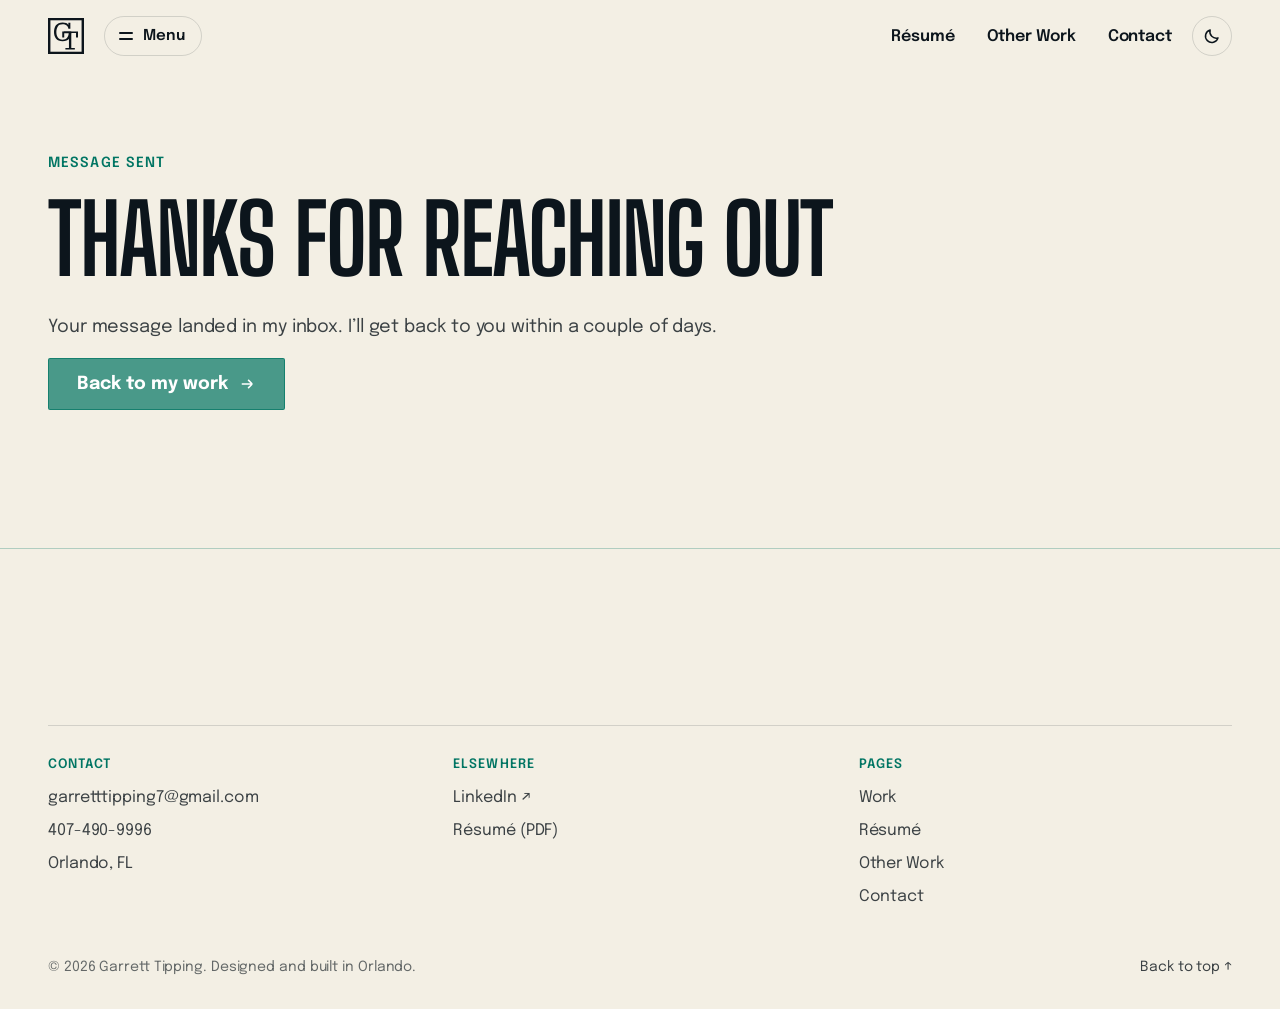
<file: thanks.html>
<!doctype html>
<html lang="en" id="top">
<head>
  <meta charset="utf-8">
  <meta name="viewport" content="width=device-width, initial-scale=1">
  <title>Thanks · Garrett Tipping</title>
  <meta name="description" content="Thanks for your message.">
  <meta name="theme-color" content="#0c151c">
  <meta property="og:title" content="Thanks · Garrett Tipping">
  <meta property="og:description" content="Thanks for your message.">
  <meta property="og:type" content="website">
  <meta property="og:site_name" content="Garrett Tipping">
  <meta property="og:image" content="https://garretttipping.netlify.app/assets/og-image.jpg">
  <meta property="og:image:width" content="1200">
  <meta property="og:image:height" content="630">
  <meta property="og:image:alt" content="Garrett Tipping, UX/UI designer: I make complicated things feel simple.">
  <meta name="twitter:card" content="summary_large_image">
  <link rel="icon" href="/assets/favicon.svg" type="image/svg+xml">
  <link rel="preconnect" href="https://fonts.googleapis.com">
  <link rel="preconnect" href="https://fonts.gstatic.com" crossorigin>
  <link rel="stylesheet" href="https://fonts.googleapis.com/css2?family=Big+Shoulders+Display:wght@300;500;600;700&family=Epilogue:wght@400;500;600;700&display=swap">
  <link rel="stylesheet" href="/css/styles.css">
  <script>(function(d){d.classList.add('js');var t;try{t=localStorage.getItem('theme')}catch(e){}if(t!=='light'&&t!=='dark')t=matchMedia('(prefers-color-scheme: light)').matches?'light':'dark';d.dataset.theme=t})(document.documentElement)</script>
  <script src="/js/main.js" defer></script>
</head>
<body>
  <!-- site-header current="" -->
  <a class="skip-link" href="#main">Skip to content</a>
  <header class="site-header">
    <div class="container">
      <div class="hdr-left">
      <a class="logo" href="/index.html" aria-label="Garrett Tipping, home">
      <svg viewBox="0 0 36 36" aria-hidden="true" focusable="false">
        <rect class="frame" x="0.66" y="0.53" width="34.68" height="34.95" fill="none" stroke="currentColor" stroke-width="3.52"/>
        <path fill="currentColor" d="M23.25 13.9167C23.25 15.1482 23.0894 16.324 22.7684 17.4445C22.4588 18.5647 21.9544 19.5556 21.255 20.4166C20.567 21.2778 19.6727 21.9676 18.5721 22.4862C17.4828 22.9954 16.1643 23.25 14.6164 23.25C13.0456 23.25 11.7156 22.9907 10.6264 22.4722C9.53715 21.9444 8.64284 21.25 7.94343 20.3889C7.2555 19.5278 6.75673 18.5324 6.4472 17.4028C6.14907 16.2731 6 15.1018 6 13.8889C6 12.6759 6.14907 11.5046 6.4472 10.375C6.75673 9.24534 7.2555 8.24535 7.94343 7.37498C8.64284 6.5046 9.53715 5.81018 10.6264 5.29166C11.7156 4.76389 13.0456 4.5 14.6164 4.5C16.0037 4.5 17.1905 4.69906 18.1764 5.09722C19.1625 5.49534 19.8905 6.10183 20.3606 6.91665V4.80554H22.3728V10.75H20.3606C20.3606 10.0926 20.2059 9.48147 19.8963 8.91667C19.5982 8.34259 19.1912 7.85185 18.6751 7.44442C18.1593 7.03703 17.5458 6.71756 16.835 6.48609C16.1356 6.24537 15.396 6.125 14.6164 6.125C13.401 6.125 12.3921 6.35647 11.5895 6.81942C10.7984 7.28239 10.162 7.88888 9.68047 8.63889C9.19889 9.38889 8.85493 10.2222 8.64859 11.1389C8.45365 12.0555 8.3562 12.9721 8.3562 13.8889C8.3562 14.7962 8.45365 15.713 8.64859 16.6389C8.85493 17.5555 9.19889 18.3843 9.68047 19.125C10.162 19.8565 10.7984 20.4584 11.5895 20.9306C12.3921 21.3935 13.401 21.625 14.6164 21.625C16.428 21.625 17.8553 21.0602 18.8988 19.9306C19.9422 18.8009 20.5613 17.213 20.7562 15.1667H15.7859V13.5417H23.25V13.9167Z"/>
        <path fill="currentColor" d="M30 19.5827H28.0228V15.1138H23.291V29.8862H26.8399V31.5H17.3933V29.8862H20.959V15.1138H16.2272V19.5827H14.25V13.5H30V19.5827Z"/>
      </svg>
      </a>
      <button class="menu-btn" type="button" aria-expanded="false" aria-controls="site-menu">
        <span class="menu-icon" aria-hidden="true"><i></i><i></i></span><span class="menu-label">Menu</span>
      </button>
      </div>
      <div class="hdr-right">
      <nav class="site-nav" aria-label="Main">
        <ul>
          <li><a href="/about.html">Résumé</a></li>
          <li><a href="/other-work.html">Other Work</a></li>
          <li><a href="/contact.html">Contact</a></li>
        </ul>
      </nav>
      <button class="theme-btn" type="button" aria-label="Switch to light mode" title="Switch to light mode">
        <svg class="i-sun" viewBox="0 0 24 24" fill="none" stroke="currentColor" stroke-width="2" stroke-linecap="round" aria-hidden="true"><circle cx="12" cy="12" r="4.2"/><path d="M12 2.5v2.2M12 19.3v2.2M2.5 12h2.2M19.3 12h2.2M5.3 5.3l1.6 1.6M17.1 17.1l1.6 1.6M5.3 18.7l1.6-1.6M17.1 6.9l1.6-1.6"/></svg>
        <svg class="i-moon" viewBox="0 0 24 24" fill="none" stroke="currentColor" stroke-width="2" stroke-linejoin="round" aria-hidden="true"><path d="M20 14.5A8.5 8.5 0 0 1 9.5 4a8.5 8.5 0 1 0 10.5 10.5Z"/></svg>
      </button>
      </div>
    </div>
    <div class="site-menu" id="site-menu" hidden>
      <div class="container">
        <div class="menu-grid">
          <div class="menu-col">
            <h2 class="menu-h">Case studies</h2>
            <ul>
              <li><a href="/shepherd-ai.html"><strong>Shepherd AI</strong><span>AI vehicle pricing for dealers</span></a></li>
              <li><a href="/field-service.html"><strong>Field Service App</strong><span>Work-order redesign for gas techs</span></a></li>
              <li><a href="/studio-six.html"><strong>Studio Six Closets</strong><span>Homepage redesign · consultations</span></a></li>
            </ul>
          </div>
          <div class="menu-col">
            <h2 class="menu-h">Experience</h2>
            <ul>
              <li><a href="/about.html#job-studio-six"><strong>Studio Six Closets</strong><span>UX/UI Designer &amp; Researcher · 2026 – now</span></a></li>
              <li><a href="/about.html#job-horizon-terra"><strong>Horizon Terra Solutions</strong><span>Brand Designer · 2026</span></a></li>
              <li><a href="/about.html#job-teco"><strong>TECO Peoples Gas</strong><span>Utility Technician II · 2022 – 2026</span></a></li>
              <li><a href="/about.html#job-shepherd-ai"><strong>Shepherd AI</strong><span>User Experience Designer · 2024</span></a></li>
              <li><a href="/about.html#job-player-epic"><strong>Player Epic</strong><span>UI Designer · 2024</span></a></li>
            </ul>
          </div>
          <div class="menu-col">
            <h2 class="menu-h">Other work</h2>
            <ul>
              <li><a href="/other-work.html"><strong>Art</strong><span>Personal artwork and illustration</span></a></li>
              <li><a href="/other-work.html#experiments"><strong>Experiments</strong><span>Side projects and explorations</span></a></li>
              <li><a href="/building-this-site.html"><strong>Building this site</strong><span>Figma Sites → hand-written code</span></a></li>
            </ul>
          </div>
          <div class="menu-col">
            <h2 class="menu-h">About</h2>
            <ul>
              <li><a href="/about.html" class="menu-dot"><strong>Résumé</strong><span>4.5 yrs field ops → UX/UI design</span></a></li>
              <li><a href="/about.html#recommendations"><strong>Recommendations</strong><span>From mentor Dennis Chatham</span></a></li>
              <li><a href="/contact.html"><strong>Contact</strong><span>Form, email or phone</span></a></li>
            </ul>
          </div>
        </div>
        <div class="menu-foot">
          <a href="mailto:garretttipping7@gmail.com">garretttipping7@gmail.com</a>
          <a href="tel:+14074909996">407-490-9996</a>
          <a href="https://www.linkedin.com/in/garrett-tipping-ba7260289/" target="_blank" rel="noopener">LinkedIn ↗</a>
          <a href="/assets/Garrett-Tipping-Resume.pdf" download>Résumé PDF ↓</a>
        </div>
      </div>
    </div>
  </header>
  <!-- /site-header -->

  <main id="main">
    <section class="page-hero" style="padding-bottom:clamp(64px,10vw,120px)">
      <div class="container">
        <p class="eyebrow">Message sent</p>
        <h1>Thanks for reaching out</h1>
        <p>Your message landed in my inbox. I’ll get back to you within a couple of days.</p>
        <p><a class="btn btn-primary" href="/index.html">Back to my work <svg class="arrow" viewBox="0 0 24 24" fill="none" stroke="currentColor" stroke-width="2" aria-hidden="true"><path d="M5 12h14m0 0-5.5-5.5M19 12l-5.5 5.5"/></svg></a></p>
      </div>
    </section>
  </main>

  <!-- site-footer -->
  <footer class="site-footer">
    <div class="container">
      <div class="footer-grid">
        <div>
          <h3>Contact</h3>
          <ul>
            <li><a href="mailto:garretttipping7@gmail.com">garretttipping7@gmail.com</a></li>
            <li><a href="tel:+14074909996">407-490-9996</a></li>
            <li>Orlando, FL</li>
          </ul>
        </div>
        <div>
          <h3>Elsewhere</h3>
          <ul>
            <li><a href="https://www.linkedin.com/in/garrett-tipping-ba7260289/" target="_blank" rel="noopener">LinkedIn ↗</a></li>
            <li><a href="/assets/Garrett-Tipping-Resume.pdf" download>Résumé (PDF)</a></li>
          </ul>
        </div>
        <div>
          <h3>Pages</h3>
          <ul>
            <li><a href="/index.html">Work</a></li>
            <li><a href="/about.html">Résumé</a></li>
            <li><a href="/other-work.html">Other Work</a></li>
            <li><a href="/contact.html">Contact</a></li>
          </ul>
        </div>
      </div>
      <div class="footer-bottom">
        <span>© <span data-year>2026</span> Garrett Tipping. Designed and built in Orlando.</span>
        <a href="#top">Back to top ↑</a>
      </div>
    </div>
  </footer>
  <!-- /site-footer -->
</body>
</html>
</file>
<file: css/styles.css>
/* ==========================================================================
   Garrett Tipping — Portfolio
   Design tokens pulled from the original Figma Sites build.
   ========================================================================== */

:root {
  --bg: #0c151c;
  --bg-elev: #101c25;
  --bg-header: rgba(12, 21, 28, 0.9);
  --text: #ece6d5;
  --text-muted: rgba(236, 230, 213, 0.8);
  --text-faint: rgba(236, 230, 213, 0.55);
  --accent: #21e1be;
  --accent-soft: rgba(33, 225, 190, 0.7);
  --accent-line: rgba(33, 225, 190, 0.3);
  --line: rgba(236, 230, 213, 0.12);
  --on-accent: #0a1116;
  --selection: rgba(33, 225, 190, 0.85);
  --panel: #111e28;
  --accent-glow: rgba(33, 225, 190, 0.07);
  --shadow: rgba(0, 0, 0, .8);

  --font-display: "Big Shoulders Display", "Arial Narrow", sans-serif;
  --font-body: "Epilogue", system-ui, sans-serif;

  --radius: 12px;
  --max: 1280px;
  --gutter: clamp(16px, 5vw, 48px);
  --header-h: 72px;
}

*,
*::before,
*::after { box-sizing: border-box; }

html { scroll-behavior: smooth; scroll-padding-top: calc(var(--header-h) + 16px); }
@media (prefers-reduced-motion: reduce) {
  html { scroll-behavior: auto; }
  *, *::before, *::after { transition: none !important; animation: none !important; }
}

body {
  margin: 0;
  background: var(--bg);
  color: var(--text);
  font-family: var(--font-body);
  font-size: 18px;
  line-height: 1.45;
  letter-spacing: -0.005em;
  -webkit-font-smoothing: antialiased;
}

img { display: block; max-width: 100%; height: auto; }
button, input, select, textarea { font-family: inherit; }
a { color: inherit; }
p { margin: 0 0 1em; color: var(--text-muted); }
h1, h2, h3 { margin: 0; font-family: var(--font-display); text-transform: uppercase; line-height: 1.05; }

.container { width: 100%; max-width: var(--max); margin-inline: auto; padding-inline: var(--gutter); }

.skip-link {
  position: absolute; left: 16px; top: -60px; z-index: 100;
  background: var(--accent); color: var(--on-accent);
  padding: 10px 16px; border-radius: 4px; font-weight: 600; text-decoration: none;
}
.skip-link:focus { top: 16px; }

:focus-visible { outline: 2px solid var(--accent); outline-offset: 3px; border-radius: 2px; }

/* ---------- Header ---------- */
.site-header {
  position: sticky; top: 0; z-index: 50;
  background: var(--bg-header);
  backdrop-filter: blur(10px);
  -webkit-backdrop-filter: blur(10px);
  border-bottom: 1px solid transparent;
  transition: border-color .2s ease;
}
.site-header.is-scrolled { border-bottom-color: var(--accent-line); }
.site-header > .container {
  height: var(--header-h);
  display: flex; align-items: center; justify-content: space-between;
}
.logo { display: inline-flex; color: var(--text); }
.logo svg { width: 36px; height: 36px; }
.site-nav ul { display: flex; gap: clamp(16px, 3vw, 32px); list-style: none; margin: 0; padding: 0; }
.site-nav a {
  font-weight: 600; font-size: 16px; text-decoration: none;
  padding: 6px 0; border-bottom: 2px solid transparent;
  transition: border-color .2s ease, color .2s ease;
}
.site-nav a:hover { color: var(--accent); }
.site-nav a[aria-current="page"] { border-bottom-color: var(--accent); }

/* ---------- Shared bits ---------- */
.eyebrow {
  font-size: 14px; font-weight: 600; letter-spacing: .08em;
  text-transform: uppercase; color: var(--accent); margin: 0 0 16px;
}
.section { padding-block: clamp(56px, 9vw, 112px); }
.section-head {
  display: flex; align-items: baseline; justify-content: space-between; gap: 16px;
  border-bottom: 1px solid var(--accent-line);
  padding-bottom: 16px; margin-bottom: 40px;
}
.section-head h2 { font-size: clamp(36px, 5vw, 48px); font-weight: 600; }
.section-head .count { font-family: var(--font-display); font-size: 24px; color: var(--text-faint); }
.section-intro { margin-top: -16px; margin-bottom: 40px; }

.btn {
  display: inline-flex; align-items: center; justify-content: center; gap: 10px;
  min-height: 52px; padding: 12px 28px;
  font-family: var(--font-body); font-size: 18px; font-weight: 700;
  text-decoration: none; border-radius: 2px; cursor: pointer;
  border: 1px solid var(--accent-soft);
  transition: background-color .2s ease, color .2s ease, transform .2s ease;
}
.btn-primary { background: var(--accent-soft); color: var(--on-accent); }
.btn-primary:hover { background: var(--accent); }
.btn-ghost { background: transparent; color: var(--accent); border-color: var(--line); }
.btn-ghost:hover { border-color: var(--accent); }
.btn svg { width: 18px; height: 18px; flex: none; }

/* ---------- Hero (home) ---------- */
.hero { text-align: center; padding-block: clamp(64px, 12vw, 140px) 0; }
.hero + #work { padding-top: 80px; } /* 80px gap between hero and Index of work */
.hero .name {
  font-family: var(--font-display); font-weight: 300; text-transform: uppercase;
  font-size: clamp(20px, 3vw, 32px); letter-spacing: 5px; margin-bottom: 20px; color: var(--text);
}
.hero h1 { font-size: clamp(52px, 11vw, 144px); font-weight: 700; letter-spacing: -0.015em; line-height: .92; }
.hero p { max-width: 750px; margin: 48px auto 0; /* clears the scribble under the headline */ font-size: clamp(16px, 1.5vw, 20px); line-height: 1.6; }

/* ---------- Work cards ---------- */
.work-list { display: grid; gap: 32px; }
.work-card {
  background: var(--bg-elev);
  border: 1px solid var(--accent-line);
  border-radius: var(--radius);
  padding: clamp(20px, 3vw, 32px);
  display: grid; gap: 24px;
}
.work-card header { display: flex; justify-content: space-between; align-items: flex-start; gap: 16px; }
.work-card h3 { font-size: clamp(30px, 4vw, 40px); font-weight: 500; line-height: .9; }
.work-card .meta { text-align: right; font-size: 16px; font-weight: 600; color: var(--text-faint); line-height: 1.5; }
.work-card .meta span:first-child { color: var(--accent); display: block; }
.work-card .media { border-radius: 6px; overflow: hidden; aspect-ratio: 16 / 9; }
.work-card .media img { width: 100%; height: 100%; object-fit: cover; }
.work-card .summary { margin: 0; }
.work-card .btn { justify-self: stretch; justify-content: center; } /* full-width CTA at every size */

/* ---------- Testimonials ---------- */
.testimonials { display: grid; gap: 24px; }
.testimonial {
  margin: 0;
  background: var(--bg-elev);
  border-left: 3px solid var(--accent);
  border-radius: 0 var(--radius) var(--radius) 0;
  padding: clamp(24px, 4vw, 48px);
}
.testimonial blockquote { margin: 0; }
.testimonial blockquote p { color: var(--text); font-size: clamp(17px, 1.6vw, 19px); line-height: 1.6; }
.testimonial .pull {
  font-family: var(--font-display); text-transform: uppercase; font-weight: 600;
  font-size: clamp(26px, 3.4vw, 36px); line-height: 1.1; color: var(--text);
  margin-bottom: 24px;
}
.testimonial .more[hidden] { display: none; }
.testimonial .toggle {
  background: none; border: 0; padding: 0; margin-bottom: 24px;
  color: var(--accent); font: 600 16px var(--font-body); cursor: pointer;
}
.testimonial figcaption {
  display: flex; align-items: center; gap: 16px;
  border-top: 1px solid var(--line); padding-top: 20px;
}
.testimonial .avatar {
  width: 48px; height: 48px; border-radius: 50%; flex: none;
  display: grid; place-items: center;
  background: var(--accent-line); color: var(--accent);
  font-family: var(--font-display); font-weight: 700; font-size: 20px;
}
.testimonial cite { font-style: normal; font-weight: 600; color: var(--text); display: block; }
.testimonial .role { font-size: 15px; color: var(--text-faint); }
.testimonial .source { margin-left: auto; font-size: 14px; font-weight: 600; color: var(--accent); text-decoration: none; white-space: nowrap; }
.testimonial .source:hover { text-decoration: underline; }

/* ---------- Quote band ---------- */
.quote-band { text-align: center; padding-block: clamp(64px, 10vw, 120px); }
.quote-band blockquote { margin: 0 auto; max-width: 1040px; }
.quote-band blockquote p {
  font-family: var(--font-display); text-transform: uppercase; font-weight: 600;
  font-size: clamp(36px, 6.5vw, 72px); line-height: 1; color: var(--text); margin: 0;
}
.quote-band cite { display: block; margin-top: 24px; font-style: normal; color: var(--text-faint); font-size: clamp(16px, 1.5vw, 20px); }

/* ---------- About ---------- */
.about-hero { padding-block: clamp(40px, 7vw, 80px) 0; }
.about-hero h1 { font-size: clamp(52px, 9vw, 96px); font-weight: 700; letter-spacing: -0.02em; margin-bottom: 28px; }
.about-grid { display: grid; gap: 40px; }
.about-copy p { max-width: none; }
.about-actions { display: grid; grid-template-columns: 1fr 1fr; gap: 16px; margin-top: 32px; }
.about-photo { border-radius: var(--radius); overflow: hidden; }
.about-photo img { width: 100%; height: 100%; object-fit: cover; }
@media (min-width: 900px) {
  .about-grid { grid-template-columns: 1.15fr .85fr; align-items: center; gap: 64px; }
}

.facts {
  display: grid; grid-template-columns: repeat(auto-fit, minmax(200px, 1fr)); gap: 0;
  margin-top: clamp(48px, 7vw, 80px);
  border-block: 1px solid var(--accent-line);
}
.facts div { padding: 24px 0; }
.facts dt { font-size: 13px; font-weight: 600; letter-spacing: .08em; text-transform: uppercase; color: var(--accent); margin-bottom: 6px; }
.facts dd { margin: 0; font-weight: 500; }

.timeline { list-style: none; margin: 0; padding: 0; }
.timeline li {
  display: grid; grid-template-columns: 140px 1fr; gap: 24px;
  padding-block: 24px; border-bottom: 1px solid var(--line);
}
.timeline .when { font-weight: 600; color: var(--accent); font-size: 16px; padding-top: 4px; }
.timeline h3 { font-size: 28px; font-weight: 600; margin-bottom: 4px; }
.timeline p { margin: 0; font-size: 16px; }
@media (max-width: 600px) {
  .timeline li { grid-template-columns: 1fr; gap: 6px; }
}

.chips { display: flex; flex-wrap: wrap; gap: 12px; list-style: none; margin: 0; padding: 0; }
.chips li {
  border: 1px solid var(--accent-line); border-radius: 999px;
  padding: 8px 18px; font-size: 16px; font-weight: 500;
}

/* ---------- Other work ---------- */
.page-hero { padding-block: clamp(40px, 7vw, 80px) 0; }
.page-hero h1 { font-size: clamp(52px, 9vw, 96px); font-weight: 700; letter-spacing: -0.02em; margin-bottom: 24px; }
.page-hero p { max-width: none; }

.gallery { display: grid; gap: 24px; grid-template-columns: repeat(auto-fill, minmax(min(100%, 300px), 1fr)); }
.gallery figure { margin: 0; background: var(--bg-elev); border-radius: var(--radius); overflow: hidden; }
.gallery figure.wide { grid-column: 1 / -1; }
.gallery .frame { aspect-ratio: 4 / 5; overflow: hidden; background: var(--bg); }
.gallery figure.wide .frame { aspect-ratio: 5 / 4; }
@media (min-width: 900px) { .gallery figure.wide .frame { aspect-ratio: 16 / 9; } }
.gallery img { width: 100%; height: 100%; object-fit: cover; }
.gallery figcaption { padding: 16px 20px 20px; }
.gallery figcaption strong { display: block; font-family: var(--font-display); text-transform: uppercase; font-size: 24px; font-weight: 600; }
.gallery figcaption span { font-size: 15px; color: var(--text-faint); }

.sandbox { display: grid; gap: 24px; grid-template-columns: repeat(auto-fill, minmax(min(100%, 320px), 1fr)); }
.exp-card {
  display: flex; flex-direction: column;
  background: var(--bg-elev); border: 1px solid var(--accent-line); border-radius: var(--radius);
  overflow: hidden; text-decoration: none; transition: border-color .2s ease, transform .2s ease;
}
a.exp-card:hover { border-color: var(--accent); transform: translateY(-2px); }
.exp-card .thumb { aspect-ratio: 16 / 10; background: var(--bg); overflow: hidden; }
.exp-card .thumb img { width: 100%; height: 100%; object-fit: cover; }
.exp-card .body { padding: 20px 24px 24px; display: flex; flex-direction: column; gap: 10px; flex: 1; }
.exp-card .tags { display: flex; justify-content: space-between; font-size: 13px; font-weight: 600; letter-spacing: .08em; text-transform: uppercase; color: var(--accent); }
.exp-card h3 { font-size: 30px; font-weight: 600; }
.exp-card p { margin: 0; font-size: 16px; }
.exp-card .go { margin-top: auto; padding-top: 12px; font-weight: 600; color: var(--accent); }
.exp-card.empty { border-style: dashed; align-items: center; justify-content: center; text-align: center; min-height: 280px; }
.exp-card.empty .plus { font-family: var(--font-display); font-size: 56px; color: var(--accent); line-height: 1; }

/* ---------- Footer ---------- */
.site-footer { border-top: 1px solid var(--accent-line); padding-block: clamp(56px, 8vw, 96px) 32px; background: var(--bg); }
.footer-cta h2 { font-size: clamp(44px, 8vw, 80px); font-weight: 700; letter-spacing: -0.02em; }
.footer-cta p { margin-top: 20px; }
.footer-actions { display: flex; flex-wrap: wrap; gap: 16px; margin-top: 32px; }
.footer-grid {
  display: grid; gap: 32px; grid-template-columns: repeat(auto-fit, minmax(180px, 1fr));
  margin-top: clamp(48px, 7vw, 80px); padding-top: 32px; border-top: 1px solid var(--line);
}
.footer-grid h3 { font-family: var(--font-body); text-transform: uppercase; font-size: 13px; letter-spacing: .08em; font-weight: 600; color: var(--accent); margin-bottom: 14px; }
.footer-grid ul { list-style: none; margin: 0; padding: 0; display: grid; gap: 10px; font-size: 16px; color: var(--text-muted); }
.footer-grid a { text-decoration: none; font-size: 16px; color: var(--text-muted); overflow-wrap: anywhere; }
.footer-grid a:hover { color: var(--accent); }
.footer-bottom {
  display: flex; flex-wrap: wrap; gap: 16px; justify-content: space-between; align-items: center;
  margin-top: 48px; font-size: 14px; color: var(--text-faint);
}
.footer-bottom a { text-decoration: none; color: var(--text-muted); }
.footer-bottom a:hover { color: var(--accent); }

@media (max-width: 520px) {
  .about-actions { grid-template-columns: 1fr; }
  .footer-actions .btn { width: 100%; }
  .testimonial figcaption { flex-wrap: wrap; }
  .testimonial .source { margin-left: 64px; }
}

/* ==========================================================================
   Brand details: cursor, selection, caret, scrollbar
   ========================================================================== */
html, body {
  cursor: url("data:image/svg+xml,%3Csvg xmlns='http://www.w3.org/2000/svg' width='24' height='24' viewBox='0 0 24 24'%3E%3Cpath d='M3 2 L3 19 L7.5 14.5 L10.5 21 L13.5 19.7 L10.5 13.3 L17 13.3 Z' fill='%2321E1BE' stroke='%230C151C' stroke-width='1.5' stroke-linejoin='round'/%3E%3C/svg%3E") 3 2, auto;
}
a, button, label[for], summary, select, [role="button"], [role="tab"], [tabindex="0"][role], .zoomable img, .lightbox, .lightbox * {
  cursor: url("data:image/svg+xml,%3Csvg xmlns='http://www.w3.org/2000/svg' width='24' height='24' viewBox='0 0 24 24'%3E%3Cpath d='M8 3.5 C8 2.7 8.7 2 9.5 2 C10.3 2 11 2.7 11 3.5 V10 C11 9.2 11.7 8.6 12.5 8.6 C13.3 8.6 14 9.2 14 10 V11 C14 10.2 14.7 9.6 15.5 9.6 C16.3 9.6 17 10.2 17 11 V12 C17 11.2 17.6 10.7 18.3 10.7 C19 10.7 19.5 11.3 19.5 12 V16 C19.5 19 17.5 21.5 14.5 21.5 H12 C10 21.5 8.8 20.6 7.8 19.2 L4.6 14.6 C4.1 13.9 4.3 13 5 12.6 C5.7 12.2 6.6 12.4 7.1 13 L8 14.2 Z' fill='%2321E1BE' stroke='%230C151C' stroke-width='1.5' stroke-linejoin='round'/%3E%3C/svg%3E") 9 2, pointer !important;
}
input, textarea { cursor: text !important; }
button:disabled { cursor: progress !important; }

::selection { background: var(--selection); color: var(--on-accent); }
input, textarea { caret-color: var(--accent); accent-color: var(--accent); }

html { scrollbar-color: rgba(33, 225, 190, 0.45) var(--bg); scrollbar-width: thin; }
::-webkit-scrollbar { width: 10px; height: 10px; }
::-webkit-scrollbar-track { background: var(--bg); }
::-webkit-scrollbar-thumb { background: rgba(33, 225, 190, 0.35); border-radius: 10px; border: 2px solid var(--bg); }
::-webkit-scrollbar-thumb:hover { background: var(--accent); }

/* ==========================================================================
   Motion
   ========================================================================== */
:root { --ease-out: cubic-bezier(.22, 1, .36, 1); }

/* Page enters softly */
@keyframes page-in { from { opacity: 0; } to { opacity: 1; } }
main { animation: page-in .6s var(--ease-out) both; }

/* Hero lines rise in sequence */
@keyframes rise { from { opacity: 0; transform: translateY(24px); } to { opacity: 1; transform: none; } }
.hero > *, .about-hero .about-copy > *, .page-hero > .container > * {
  animation: rise .9s var(--ease-out) both;
}
.hero > *:nth-child(2), .about-hero .about-copy > *:nth-child(2), .page-hero > .container > *:nth-child(2) { animation-delay: .08s; }
.hero > *:nth-child(3), .about-hero .about-copy > *:nth-child(3), .page-hero > .container > *:nth-child(3) { animation-delay: .16s; }
.about-hero .about-copy > *:nth-child(4) { animation-delay: .24s; }
.about-hero .about-copy > *:nth-child(5) { animation-delay: .32s; }
.about-photo { animation: rise 1s var(--ease-out) .2s both; }

/* Scroll reveal — only hidden once JS confirms it can reveal them */
.js .reveal { opacity: 0; transform: translateY(28px); transition: opacity .8s var(--ease-out), transform .8s var(--ease-out); transition-delay: var(--delay, 0s); }
.js .reveal.is-visible { opacity: 1; transform: none; }

/* Animated nav underline */
.site-nav a { position: relative; border-bottom: 0; }
.site-nav a::after {
  content: ""; position: absolute; left: 0; right: 0; bottom: 0; height: 2px;
  background: var(--accent); transform: scaleX(0); transform-origin: right;
  transition: transform .35s var(--ease-out);
}
.site-nav a:hover::after, .site-nav a[aria-current="page"]::after { transform: scaleX(1); transform-origin: left; }

/* Logo nudge */
.logo svg { transition: transform .4s var(--ease-out); }
.logo:hover svg { transform: rotate(-6deg) scale(1.06); }
.logo:hover svg path { fill: var(--accent); }
.logo:hover svg .frame { stroke: var(--accent); fill: none; }
.logo svg path { transition: fill .3s ease, stroke .3s ease; }

/* Buttons */
.btn { transition: background-color .25s ease, color .25s ease, border-color .25s ease, transform .25s var(--ease-out), box-shadow .25s ease; }
.btn:hover { transform: translateY(-2px); box-shadow: 0 10px 24px -12px rgba(33, 225, 190, .55); }
.btn:active { transform: translateY(0); }
.btn .arrow { transition: transform .3s var(--ease-out); }
.btn:hover .arrow { transform: translateX(4px); }

/* Cards */
.work-card { transition: border-color .3s ease, transform .4s var(--ease-out), box-shadow .4s ease; }
.work-card:hover { border-color: rgba(33, 225, 190, .7); box-shadow: 0 24px 48px -28px var(--shadow); }
.chips li { transition: background-color .25s ease, color .25s ease, border-color .25s ease; }
.chips li:hover { background: var(--accent-line); border-color: var(--accent); }

/* Inline text links */
.text-link {
  color: var(--accent); text-decoration: none;
  background: linear-gradient(currentColor, currentColor) 0 100% / 0 1px no-repeat;
  transition: background-size .35s var(--ease-out);
}
.text-link:hover { background-size: 100% 1px; }

@media (prefers-reduced-motion: reduce) {
  .js .reveal { opacity: 1; transform: none; }
}

/* ==========================================================================
   Contact
   ========================================================================== */
.contact-grid { display: grid; gap: 48px; }
@media (min-width: 900px) { .contact-grid { grid-template-columns: .8fr 1.2fr; gap: 72px; align-items: start; } }
.contact-direct { list-style: none; margin: 32px 0 0; padding: 0; display: grid; gap: 4px; }
.contact-direct a {
  display: flex; align-items: center; gap: 14px; padding: 16px 0;
  border-bottom: 1px solid var(--line); text-decoration: none; transition: color .25s ease, padding-left .3s var(--ease-out);
}
.contact-direct a:hover { color: var(--accent); padding-left: 6px; }
.contact-direct svg { width: 20px; height: 20px; color: var(--accent); flex: none; }
.contact-direct small { display: block; font-size: 12px; letter-spacing: .08em; text-transform: uppercase; color: var(--text-faint); font-weight: 600; }

.contact-form {
  background: var(--bg-elev); border: 1px solid var(--accent-line); border-radius: var(--radius);
  padding: clamp(24px, 4vw, 40px); display: grid; gap: 20px;
}
.field { display: grid; gap: 8px; }
.field-row { display: grid; gap: 20px; }
@media (min-width: 600px) { .field-row { grid-template-columns: 1fr 1fr; } }
.field label { font-size: 14px; font-weight: 600; letter-spacing: .04em; }
.field label .opt { color: var(--text-faint); font-weight: 400; }
.field input, .field textarea, .field select {
  width: 100%; font: 400 17px/1.4 var(--font-body); color: var(--text);
  background: var(--bg); border: 1px solid var(--line); border-radius: 4px; padding: 14px 16px;
  transition: border-color .25s ease, box-shadow .25s ease;
}
.field textarea { min-height: 160px; resize: vertical; }
.field input::placeholder, .field textarea::placeholder { color: var(--text-faint); }
.field input:hover, .field textarea:hover, .field select:hover { border-color: var(--accent-line); }
.field input:focus, .field textarea:focus, .field select:focus { outline: none; border-color: var(--accent); box-shadow: 0 0 0 3px rgba(33, 225, 190, .18); }
.field input:user-invalid, .field textarea:user-invalid { border-color: #ff8a7a; }
.contact-form .btn { justify-self: start; border: 0; }
.form-status { margin: 0; font-size: 16px; min-height: 1.4em; }
.form-status.is-success { color: var(--accent); }
.form-status.is-error { color: #ff8a7a; }
.visually-hidden { position: absolute !important; width: 1px; height: 1px; overflow: hidden; clip: rect(0 0 0 0); white-space: nowrap; }

/* ==========================================================================
   Case studies
   ========================================================================== */
.progress {
  position: fixed; top: 0; left: 0; right: 0; height: 3px; z-index: 60;
  background: var(--accent); transform-origin: 0 50%; transform: scaleX(var(--p, 0));
}

.cs-hero { padding-block: clamp(40px, 7vw, 80px) 0; }
.cs-back { display: inline-flex; gap: 8px; align-items: center; font-size: 15px; font-weight: 600; text-decoration: none; color: var(--text-muted); margin-bottom: 28px; transition: color .2s ease, gap .3s var(--ease-out); }
.cs-back:hover { color: var(--accent); gap: 12px; }
.cs-hero h1 { font-size: clamp(52px, 9vw, 104px); font-weight: 700; letter-spacing: -0.02em; margin-bottom: 24px; }
.cs-lede { font-size: clamp(19px, 2vw, 22px); color: var(--text); }
.cs-meta { display: grid; grid-template-columns: repeat(auto-fit, minmax(180px, 1fr)); margin: 40px 0 0; border-block: 1px solid var(--accent-line); }
.cs-meta div { padding: 20px 0; }
.cs-meta dt { font-size: 13px; font-weight: 600; letter-spacing: .08em; text-transform: uppercase; color: var(--accent); margin-bottom: 6px; }
.cs-meta dd { margin: 0; font-weight: 500; }
.cs-hero-media { margin-top: clamp(32px, 5vw, 56px); border-radius: var(--radius); overflow: hidden; }
.cs-hero-media img { width: 100%; }
.cs-hero > .container > * { animation: rise .9s var(--ease-out) both; }
.cs-hero > .container > *:nth-child(2) { animation-delay: .06s; }
.cs-hero > .container > *:nth-child(3) { animation-delay: .12s; }
.cs-hero > .container > *:nth-child(4) { animation-delay: .18s; }

.cs-section { padding-block: clamp(48px, 7vw, 88px) 0; }
.cs-section:last-of-type { padding-bottom: clamp(48px, 7vw, 88px); }
.cs-section > h2, .cs-h2 { font-size: clamp(36px, 5vw, 56px); font-weight: 600; margin-bottom: 24px; }
.cs-section .kicker { font-size: 13px; font-weight: 600; letter-spacing: .08em; text-transform: uppercase; color: var(--accent); margin-bottom: 10px; display: block; }
.prose { max-width: none; }
.prose ul, .prose ol { color: var(--text-muted); padding-left: 1.2em; margin: 0 0 1em; }
.prose li { margin-bottom: .5em; }
.prose li::marker { color: var(--accent); }
.prose strong { color: var(--text); font-weight: 600; }

.cs-figure { margin: 40px 0 0; }
.cs-figure .shot { border-radius: var(--radius); overflow: hidden; }
.cs-figure img { width: 100%; }
.cs-figure figcaption, .cs-caption { margin-top: 14px; font-size: 15px; color: var(--text-faint); }
.cs-pair { display: grid; gap: 20px; }
@media (min-width: 720px) { .cs-pair { grid-template-columns: 1fr 1fr; } }
.cs-pair .shot { height: 100%; }
.cs-pair .shot img { height: 100%; object-fit: cover; object-position: top; }

/* Before/after toggle */
.ba { position: relative; }
.ba-tabs { display: inline-flex; gap: 4px; padding: 4px; background: var(--bg-elev); border: 1px solid var(--accent-line); border-radius: 999px; margin-bottom: 16px; }
.ba-tabs button { border: 0; background: transparent; color: var(--text-muted); font: 600 15px var(--font-body); padding: 8px 18px; border-radius: 999px; transition: background-color .25s ease, color .25s ease; }
.ba-tabs button[aria-selected="true"] { background: var(--accent-soft); color: var(--on-accent); }
.ba-stage { display: grid; }
.ba-stage > * { grid-area: 1 / 1; transition: opacity .3s ease; }
.ba-stage > [hidden] { display: block; opacity: 0; pointer-events: none; visibility: hidden; }

/* Tall scrolling device frame */
.scroll-frame { width: 100%; max-height: 720px; overflow-y: auto; border-radius: var(--radius); scrollbar-width: thin; }
.scroll-frame img { width: 100%; }
.legend { display: flex; flex-wrap: wrap; gap: 10px 20px; list-style: none; padding: 0; margin: 20px 0 0; font-size: 15px; color: var(--text-muted); }
.legend li { display: inline-flex; align-items: center; gap: 8px; }
.legend i { width: 14px; height: 14px; border-radius: 3px; border: 2px solid; display: inline-block; }
.cs-split { display: grid; gap: 40px; align-items: start; }
@media (min-width: 900px) { .cs-split { grid-template-columns: 1fr 1fr; gap: 64px; } .cs-split .sticky { position: sticky; top: calc(var(--header-h) + 24px); } }

/* Problem / solution */
.ps { display: grid; gap: 32px; margin-top: clamp(48px, 6vw, 72px); }
@media (min-width: 800px) { .ps { grid-template-columns: 1fr 1fr; gap: clamp(32px, 5vw, 72px); } }
.ps-card { background: none; border: 0; padding: 0; }
.ps-card .label { font-family: var(--font-display); font-size: clamp(20px, 2.2vw, 26px); font-weight: 600; letter-spacing: .02em; text-transform: uppercase; color: var(--accent); display: block; margin-bottom: 2px; }
.ps-card.solution .label { color: var(--accent); }
.ps-card h3 { font-size: clamp(30px, 3.6vw, 44px); font-weight: 600; margin-bottom: 14px; }
.ps-card p { margin: 0; font-size: 17px; }

/* Cards row (constraints etc.) */
.card-row { display: grid; gap: 20px; grid-template-columns: repeat(auto-fit, minmax(min(100%, 260px), 1fr)); margin-top: 32px; }
.mini-card { background: var(--bg-elev); border: 1px solid var(--accent-line); border-radius: var(--radius); padding: 24px; }
.mini-card .label { font-size: 12px; font-weight: 700; letter-spacing: .1em; text-transform: uppercase; color: var(--accent); }
.mini-card h3 { font-size: 28px; font-weight: 600; margin: 8px 0 10px; }
.mini-card p { margin: 0; font-size: 16px; }
.mini-card ul { margin: 0; padding-left: 1.1em; color: var(--text-muted); font-size: 16px; }
.mini-card li { margin-bottom: 6px; }
.mini-card.muted { border-color: var(--line); }
.mini-card.muted h3 { color: var(--text-muted); text-decoration: line-through; text-decoration-color: rgba(236,230,213,.35); }

/* Flow / IA chart */
.flow { display: grid; gap: 20px; margin-top: 32px; }
@media (min-width: 960px) { .flow { grid-template-columns: repeat(3, 1fr); } }
.flow-col { background: var(--bg-elev); border: 1px solid var(--accent-line); border-radius: var(--radius); padding: 24px; position: relative; }
.flow-col header { display: flex; align-items: baseline; gap: 12px; padding-bottom: 14px; margin-bottom: 8px; border-bottom: 1px solid var(--line); }
.flow-col .num { font-family: var(--font-display); font-size: 40px; font-weight: 700; color: var(--accent); line-height: 1; }
.flow-col h3 { font-size: 28px; font-weight: 600; }
.flow-col header p { margin: 4px 0 0; font-size: 14px; color: var(--text-faint); }
.flow-col ol { list-style: none; margin: 0; padding: 0; }
.flow-col li { padding: 12px 0; border-bottom: 1px dashed var(--line); }
.flow-col li:last-child { border-bottom: 0; }
.flow-col li strong { display: flex; justify-content: space-between; gap: 8px; align-items: center; font-weight: 600; font-size: 16px; }
.flow-col li span.desc { display: block; font-size: 14px; color: var(--text-faint); margin-top: 3px; line-height: 1.4; }
.tag { font-size: 10px; font-weight: 700; letter-spacing: .08em; padding: 3px 7px; border-radius: 3px; white-space: nowrap; }
.tag.auto { background: var(--accent-line); color: var(--accent); }
.tag.cond { background: rgba(255, 176, 77, .18); color: #ffb04d; }
@media (min-width: 960px) {
  .flow-col:not(:last-child)::after { content: "→"; position: absolute; right: -17px; top: 34px; color: var(--accent); font-size: 18px; z-index: 1; }
}
.flow-sub { display: flex; justify-content: space-between; flex-wrap: wrap; gap: 8px; align-items: baseline; margin-top: 8px; }
.flow-sub h3 { font-size: 30px; font-weight: 600; }
.flow-sub p { margin: 0; color: var(--text-faint); font-size: 15px; }

/* Journey (Shepherd) */
.journey { display: grid; gap: 12px; margin-top: 32px; }
@media (min-width: 960px) { .journey { grid-template-columns: 1fr 1fr 2.2fr 1.2fr; } }
.stage { background: var(--bg-elev); border: 1px solid var(--line); border-radius: var(--radius); padding: 20px; }
.stage .range { font-size: 13px; color: var(--text-faint); font-weight: 600; }
.stage h3 { font-size: 26px; font-weight: 600; margin: 4px 0 8px; }
.stage p { margin: 0; font-size: 15px; }
.stage.focus { border-color: var(--accent); background: linear-gradient(180deg, rgba(33,225,190,.08), var(--bg-elev)); }
.stage.focus .aim { color: var(--accent); font-size: 14px; font-weight: 600; margin-bottom: 12px; }
.stage .steps { display: grid; gap: 8px; grid-template-columns: repeat(auto-fit, minmax(130px, 1fr)); }
.stage .steps div { background: var(--bg); border-radius: 6px; padding: 10px 12px; }
.stage .steps b { display: block; font-size: 12px; color: var(--accent); }
.stage .steps strong { display: block; font-size: 15px; }
.stage .steps span { display: block; font-size: 13px; color: var(--text-faint); line-height: 1.35; margin-top: 2px; }

/* Findings accordion (Studio Six) */
.findings { margin-top: 32px; border-top: 1px solid var(--accent-line); }
.finding { border-bottom: 1px solid var(--accent-line); }
.finding summary { list-style: none; display: grid; grid-template-columns: auto 1fr auto auto; gap: 16px; align-items: center; padding: 20px 0; }
.finding summary::-webkit-details-marker { display: none; }
.finding .n { font-family: var(--font-display); font-size: 28px; color: var(--accent); font-weight: 700; }
.finding h3 { font-size: clamp(22px, 3vw, 30px); font-weight: 600; }
.badge { font-size: 11px; font-weight: 700; letter-spacing: .08em; padding: 4px 9px; border-radius: 999px; white-space: nowrap; }
.badge.v { background: var(--accent-line); color: var(--accent); }
.badge.p { background: rgba(255, 176, 77, .18); color: #ffb04d; }
.badge.r { background: rgba(255, 138, 122, .16); color: #ff9a85; }
.finding .pm { width: 28px; height: 28px; border-radius: 50%; border: 1px solid var(--accent-line); display: grid; place-items: center; color: var(--accent); transition: transform .35s var(--ease-out), background-color .25s ease; }
.finding[open] .pm { transform: rotate(45deg); background: var(--accent-line); }
.finding .panel { padding: 0 0 24px 44px; overflow: hidden; }
.finding .panel ul { margin: 0 0 12px; padding-left: 1.1em; color: var(--text-muted); }
.finding .panel li { margin-bottom: 6px; }
.finding .panel li::marker { color: var(--accent); }
.finding .panel p { margin: 0; font-size: 15px; color: var(--text-faint); font-style: italic; }
@media (max-width: 600px) {
  .finding summary { grid-template-columns: auto 1fr auto; }
  .finding .badge { grid-column: 2; grid-row: 2; justify-self: start; }
  .finding .panel { padding-left: 0; }
}

/* AI table */
.ai-table { width: 100%; border-collapse: collapse; margin-top: 32px; font-size: 16px; }
.ai-table th { text-align: left; font-size: 12px; letter-spacing: .1em; text-transform: uppercase; color: var(--accent); padding: 0 16px 12px 0; border-bottom: 1px solid var(--accent-line); }
.ai-table td { padding: 18px 16px 18px 0; border-bottom: 1px solid var(--line); vertical-align: top; color: var(--text-muted); }
.ai-table td:last-child { color: var(--text); font-weight: 600; }
@media (max-width: 720px) {
  .ai-table thead { display: none; }
  .ai-table tr { display: grid; gap: 6px; padding: 18px 0; border-bottom: 1px solid var(--line); }
  .ai-table td { padding: 0; border: 0; }
  .ai-table td::before { content: attr(data-label); display: block; font-size: 11px; letter-spacing: .1em; text-transform: uppercase; color: var(--accent); font-weight: 700; }
}

/* Callout */
.callout { border-left: 3px solid var(--accent); background: var(--bg-elev); padding: 20px 24px; border-radius: 0 var(--radius) var(--radius) 0; margin: 24px 0; }
.callout p:last-child { margin: 0; }

/* Next case study */
.next-cs { display: grid; gap: 24px; align-items: center; text-decoration: none; background: var(--bg-elev); border: 1px solid var(--accent-line); border-radius: var(--radius); padding: clamp(20px, 3vw, 32px); transition: border-color .3s ease, transform .4s var(--ease-out); }
@media (min-width: 800px) { .next-cs { grid-template-columns: 1fr 1.1fr; } }
.next-cs:hover { border-color: var(--accent); }
.next-cs .kicker { font-size: 13px; font-weight: 600; letter-spacing: .08em; text-transform: uppercase; color: var(--accent); }
.next-cs h2 { font-size: clamp(40px, 6vw, 64px); font-weight: 700; margin: 8px 0 12px; }
.next-cs p { margin: 0 0 16px; }
.next-cs .go { color: var(--accent); font-weight: 700; display: inline-flex; gap: 8px; align-items: center; }
.next-cs .go svg { width: 18px; height: 18px; }
.next-cs:hover .arrow { transform: translateX(4px); }
.next-cs .thumb { border-radius: 6px; overflow: hidden; aspect-ratio: 16/9; }
.next-cs .thumb img { width: 100%; height: 100%; object-fit: cover; object-position: top; }

/* Lightbox */
.lightbox { position: fixed; inset: 0; z-index: 90; background: rgba(6, 11, 15, .92); display: grid; place-items: center; padding: 24px; opacity: 0; visibility: hidden; transition: opacity .3s ease, visibility .3s; }
.lightbox.open { opacity: 1; visibility: visible; }
.lightbox img { max-width: min(1400px, 100%); max-height: 100%; object-fit: contain; border-radius: 6px; }
.lightbox button { position: absolute; top: 16px; right: 16px; width: 44px; height: 44px; border-radius: 50%; border: 1px solid var(--accent-line); background: var(--bg-elev); color: var(--text); font-size: 22px; }
.cs-figure.narrow { max-width: 560px; }

/* Responsive text: fill the column, wrap nicely */
h1, h2, h3, .pull, .quote-band blockquote p { text-wrap: balance; }
p, li, dd { text-wrap: pretty; }

/* Artwork and case study imagery stay still: no scroll-in motion, no hover zoom. */
.js .gallery figure.reveal,
.js .cs-figure.reveal,
.js .work-card.reveal,
.js .next-cs.reveal,
.cs-hero > .container > .cs-hero-media { opacity: 1; transform: none; transition: none; animation: none; }

/* Experiment phases timeline */
.phases { display: grid; gap: 12px; margin-top: 8px; }
@media (min-width: 900px) { .phases { grid-template-columns: repeat(5, 1fr); } }
.phases .stage.focus .aim { margin: 6px 0 0; }
.cs-hero .container > p:not([class]) { margin-top: 20px; }

/* <picture> wrappers (AVIF + fallback) should not affect layout */
picture { display: contents; }

/* ==========================================================================
   404: terminal
   ========================================================================== */
.term-page { padding-block: clamp(40px, 7vw, 88px) clamp(56px, 9vw, 112px); }
.term {
  --mono: "JetBrains Mono", ui-monospace, Menlo, monospace; /* terminal only */
  max-width: 920px; margin-inline: auto;
  background: #081016; border: 1px solid var(--accent-line); border-radius: var(--radius);
  box-shadow: 0 40px 80px -40px rgba(0, 0, 0, .9), 0 0 0 1px rgba(0, 0, 0, .4), 0 0 60px -30px rgba(33, 225, 190, .35);
  overflow: hidden; animation: rise .9s var(--ease-out) both;
}
.term-bar { display: flex; align-items: center; gap: 16px; padding: 12px 16px; background: var(--bg-elev); border-bottom: 1px solid var(--accent-line); }
.term-dots { display: inline-flex; gap: 8px; }
.term-dots i { width: 12px; height: 12px; border-radius: 50%; background: #ff6b5b; }
.term-dots i:nth-child(2) { background: #ffb04d; }
.term-dots i:nth-child(3) { background: var(--accent); }
.term-title { flex: 1; text-align: center; margin-right: 52px; font: 500 13px var(--mono); color: var(--text-faint); }
.term-body { padding: clamp(18px, 3vw, 32px); font: 400 clamp(13px, 1.5vw, 15px)/1.75 var(--mono); color: var(--text); min-height: 420px; cursor: text; }
.term-body p { color: inherit; margin: 0; text-wrap: wrap; overflow-wrap: anywhere; }
.term-ascii { margin: 0 0 24px; padding-bottom: 2px; font: 700 clamp(11px, 2vw, 20px)/1.2 var(--mono); color: var(--accent); text-shadow: 0 0 14px rgba(33, 225, 190, .55); overflow-x: auto; overflow-y: hidden; scrollbar-width: none; }
.t-help { display: grid; grid-template-columns: max-content 1fr; gap: 0 28px; margin: 2px 0 4px; color: var(--text-muted); }
.t-help code { font: inherit; color: var(--text); }
.t-prompt { color: var(--accent); font-weight: 600; white-space: nowrap; }
.t-path { color: var(--text); font-weight: 600; }
.t-err { color: #ff9a85; }
.t-note { color: var(--text-faint); margin-top: 6px !important; }
.t-note kbd { font: inherit; color: var(--accent); }
.t-ls { list-style: none; margin: 2px 0 6px; padding: 0; display: grid; grid-template-columns: repeat(auto-fill, minmax(190px, 1fr)); gap: 0 24px; }
.t-ls a { color: #6fd8ff; text-decoration: none; font-weight: 600; }
.t-ls a:hover, .t-ls a:focus-visible { background: var(--accent); color: var(--bg); outline: none; }
.t-history p { margin: 0; }
.t-out { color: var(--text-muted); white-space: pre-wrap; }
.t-out a { color: #6fd8ff; }
.t-input { display: flex; gap: 10px; align-items: baseline; margin-top: 2px; }
.t-input input {
  flex: 1; min-width: 0; background: transparent; border: 0; padding: 0; outline: none;
  font: inherit; color: var(--text); caret-color: var(--accent); caret-shape: block;
}
.term-escape { text-align: center; margin-top: 32px; }

/* typing sequence (only when JS runs it) */
.term.is-typing .t-line { display: none; }
.term.is-typing .t-line.is-shown { display: block; }
.term.is-typing .t-ls.is-shown { display: grid; }
.term.is-typing .t-input { visibility: hidden; }
.t-caret { display: inline-block; width: .6em; height: 1.15em; margin-left: 2px; vertical-align: text-bottom; background: var(--accent); animation: blink 1s steps(1) infinite; }
@keyframes blink { 50% { opacity: 0; } }
@media (max-width: 520px) {
  .term-title { margin-right: 0; text-align: right; }
  .term-body { min-height: 360px; }
}

/* ==========================================================================
   About / Résumé
   ========================================================================== */
.resume { padding-top: clamp(40px, 7vw, 88px); }
.r-hero > * { animation: rise .9s var(--ease-out) both; }
.r-hero > *:nth-child(2) { animation-delay: .05s; }
.r-hero > *:nth-child(3) { animation-delay: .1s; }
.r-hero > *:nth-child(4) { animation-delay: .15s; }
.r-hero > *:nth-child(5) { animation-delay: .2s; }
.r-hero > *:nth-child(6) { animation-delay: .25s; }
.r-hero > *:nth-child(7) { animation-delay: .3s; }
.r-eyebrow { font: 600 clamp(13px, 1.3vw, 15px) var(--font-body); letter-spacing: .16em; text-transform: uppercase; color: var(--text-faint); margin: 0 0 14px; }
.r-eyebrow span { color: var(--accent); font-weight: 600; }
.r-hero h1 { font-size: clamp(52px, 10vw, 96px); font-weight: 700; letter-spacing: -0.02em; line-height: .92; }
.r-role { font-size: clamp(18px, 2vw, 22px); color: var(--text-muted); margin: 18px 0 0; }
.r-summary { font-size: 18px; line-height: 1.6; color: var(--text-muted); margin: 28px 0 0; }
.r-contact { list-style: none; padding: 0; margin: 32px 0 0; display: flex; flex-wrap: wrap; gap: 14px 36px; }
.r-contact a { color: var(--text); text-decoration: none; font-size: 16px; border-bottom: 1px solid var(--accent-line); padding-bottom: 3px; transition: color .2s ease, border-color .2s ease; overflow-wrap: anywhere; }
.r-contact a:hover { color: var(--accent); border-color: var(--accent); }
.r-pill { display: inline-block; margin: 28px 0 0; padding: 12px 22px; border-radius: 999px; background: rgba(33, 225, 190, .1); border: 1px solid var(--accent-line); color: var(--text); font-size: 15px; }
.r-pill a { color: var(--accent); font-weight: 600; text-decoration: none; white-space: nowrap; }
.r-pill a:hover { text-decoration: underline; }
.r-actions { display: flex; flex-wrap: wrap; gap: 14px; margin-top: 32px; padding-bottom: clamp(40px, 6vw, 64px); border-bottom: 1px solid var(--accent-line); }
.r-actions .btn-ghost { color: var(--text); }
.r-actions .btn-ghost:hover { color: var(--accent); }

.r-section { padding-top: clamp(48px, 6vw, 72px); }
.r-label { font: 600 clamp(13px, 1.3vw, 15px) var(--font-body); letter-spacing: .16em; text-transform: uppercase; color: var(--text-faint); margin-bottom: clamp(24px, 3vw, 40px); }
.r-row { display: grid; grid-template-columns: minmax(150px, 220px) 1fr; gap: 8px clamp(24px, 4vw, 64px); padding-bottom: clamp(32px, 4vw, 48px); }
.r-row.compact { padding-bottom: 24px; }
.r-when { margin: 6px 0 0; font: 500 clamp(14px, 1.3vw, 16px) var(--font-body); font-variant-numeric: tabular-nums; color: var(--text-faint); white-space: nowrap; }
.r-body h3 { font-family: var(--font-body); text-transform: none; font-size: clamp(20px, 2vw, 24px); font-weight: 600; line-height: 1.25; letter-spacing: -0.01em; }
.r-org { color: var(--text); }
.r-sep, .r-title { color: var(--text-muted); font-weight: 500; }
.r-summary strong { color: var(--text); font-weight: 600; }
.r-row.compact h3 { font-size: 20px; }
.r-sub { margin: 6px 0 0; font-size: 16px; color: var(--text-faint); }
.r-id { display: block; margin-top: 6px; font: 500 14px var(--font-body); letter-spacing: .02em; color: var(--text-faint); }
.r-bullets { list-style: none; margin: 18px 0 0; padding: 0; display: grid; gap: 12px; }
.r-bullets li { position: relative; padding-left: 30px; font-size: 18px; line-height: 1.55; color: var(--text); }
.r-bullets li::before { content: ""; position: absolute; left: 4px; top: .62em; width: 8px; height: 8px; border-radius: 50%; background: var(--accent); }
.r-link { display: inline-block; margin-top: 16px; font-weight: 600; font-size: 16px; }
.r-chips { gap: 10px; }
.r-chips li { font-size: 15px; padding: 6px 14px; }
.resume + .quote-band { margin-top: clamp(32px, 5vw, 64px); border-top: 1px solid var(--accent-line); }
@media (max-width: 700px) {
  .r-row { grid-template-columns: 1fr; gap: 6px; }
  .r-when { margin: 0; }
  .r-actions .btn { flex: 1 1 100%; }
}

/* ==========================================================================
   Header menu (mega menu) + light/dark toggle
   ========================================================================== */
.hdr-left, .hdr-right { display: flex; align-items: center; gap: clamp(12px, 2vw, 20px); }
.menu-btn, .theme-btn {
  display: inline-flex; align-items: center; justify-content: center; gap: 10px;
  height: 40px; border-radius: 999px; border: 1px solid var(--line);
  background: transparent; color: var(--text); font: 600 15px var(--font-body);
  transition: border-color .2s ease, background-color .2s ease, color .2s ease;
}
.menu-btn { padding: 0 16px 0 14px; }
.theme-btn { width: 40px; padding: 0; }
.menu-btn:hover, .theme-btn:hover { border-color: var(--accent); color: var(--accent); }
.menu-btn[aria-expanded="true"] { background: var(--text); color: var(--bg); border-color: var(--text); }
.menu-icon { position: relative; width: 14px; height: 10px; }
.menu-icon i { position: absolute; left: 0; right: 0; height: 2px; border-radius: 2px; background: currentColor; transition: transform .3s var(--ease-out), top .3s var(--ease-out); }
.menu-icon i:first-child { top: 1px; }
.menu-icon i:last-child { top: 7px; }
.menu-btn[aria-expanded="true"] .menu-icon i:first-child { top: 4px; transform: rotate(45deg); }
.menu-btn[aria-expanded="true"] .menu-icon i:last-child { top: 4px; transform: rotate(-45deg); }
.theme-btn svg { width: 18px; height: 18px; }
.theme-btn .i-moon { display: none; }
:root[data-theme="light"] .theme-btn .i-sun { display: none; }
:root[data-theme="light"] .theme-btn .i-moon { display: block; }

.site-menu {
  position: absolute; left: 0; right: 0; top: 100%;
  background: var(--panel); border-bottom: 1px solid var(--accent-line);
  box-shadow: 0 30px 60px -30px var(--shadow);
  max-height: calc(100vh - var(--header-h)); max-height: calc(100dvh - var(--header-h)); overflow-y: auto; overscroll-behavior: contain;
  opacity: 0; transform: translateY(-8px); transition: opacity .25s ease, transform .35s var(--ease-out);
}
.site-menu.is-open { opacity: 1; transform: none; }
.site-menu .container { padding-block: clamp(28px, 4vw, 44px) 0; }
.menu-grid { display: grid; grid-template-columns: repeat(4, 1fr); gap: 32px clamp(24px, 3vw, 48px); }
.menu-h { font: 600 13px var(--font-body); letter-spacing: .16em; text-transform: uppercase; color: var(--text-faint); margin: 0 0 18px; }
.menu-col ul { list-style: none; margin: 0; padding: 0; display: grid; gap: 18px; }
.menu-col a { display: block; text-decoration: none; }
.menu-col strong { display: block; font-size: 18px; font-weight: 600; color: var(--text); transition: color .2s ease; }
.menu-col span { display: block; margin-top: 3px; font-size: 14px; line-height: 1.4; color: var(--text-faint); }
.menu-col a:hover strong, .menu-col a:focus-visible strong { color: var(--accent); }
.menu-col a[aria-current="page"] strong { color: var(--accent); }
.menu-dot strong::before { content: ""; display: inline-block; width: 7px; height: 7px; border-radius: 50%; background: var(--accent); margin: 0 8px 2px 0; vertical-align: middle; }
.menu-foot {
  display: flex; flex-wrap: wrap; gap: 12px 28px; margin-top: clamp(28px, 4vw, 40px);
  padding-block: 20px 24px; border-top: 1px solid var(--line); font-size: 15px;
}
.menu-foot a { color: var(--text); text-decoration: none; }
.menu-foot a:hover { color: var(--accent); }
@media (max-width: 900px) { .menu-grid { grid-template-columns: 1fr 1fr; } }
@media (max-width: 640px) {
  .site-nav { display: none; } /* everything is in the menu on phones */
  .menu-grid { grid-template-columns: 1fr; gap: 28px; }
  .menu-col ul { gap: 14px; }
}

/* Jumped-to résumé entry gets a brief highlight */
.r-row[id], .r-section { scroll-margin-top: calc(var(--header-h) + 32px); }
.r-row:target { animation: target-flash 2.4s ease-out; border-radius: 10px; }
@keyframes target-flash {
  0%, 35% { background: var(--accent-glow); box-shadow: 0 0 0 16px var(--accent-glow); }
  100% { background: transparent; box-shadow: 0 0 0 16px transparent; }
}

/* Recommendation on the résumé */
.r-rec { margin: 0; }
.r-rec figcaption h3 { margin: 0; }
.r-quote { margin: 20px 0 0; padding-left: 20px; border-left: 2px solid var(--accent); }
.r-quote p { color: var(--text); font-size: 18px; line-height: 1.6; }
.r-quote p:last-child { margin-bottom: 0; }

/* ---------- Light theme ---------- */
:root[data-theme="light"] {
  --bg: #f3efe4;
  --bg-elev: #fbf8f1;
  --bg-header: rgba(243, 239, 228, 0.9);
  --panel: #fbf8f1;
  --accent-glow: rgba(0, 117, 99, 0.07);
  --text: #0c151c;
  --text-muted: rgba(12, 21, 28, 0.8);
  --text-faint: rgba(12, 21, 28, 0.62);
  --accent: #007563;
  --accent-soft: rgba(0, 117, 99, 0.7);
  --accent-line: rgba(0, 117, 99, 0.28);
  --line: rgba(12, 21, 28, 0.14);
  --on-accent: #ffffff;
  --selection: rgba(0, 117, 99, 0.9);
  --shadow: rgba(12, 21, 28, .25);
  color-scheme: light;
}
:root { color-scheme: dark; }
/* The terminal and lightbox stay dark in either theme. */
:root[data-theme="light"] .term {
  --text: #ece6d5; --text-muted: rgba(236, 230, 213, 0.8); --text-faint: rgba(236, 230, 213, 0.55);
  --accent: #21e1be; --accent-line: rgba(33, 225, 190, 0.3); --line: rgba(236, 230, 213, 0.12); --bg: #0c151c; --bg-elev: #101c25;
  --selection: rgba(33, 225, 190, 0.85); --on-accent: #0a1116;
  color: var(--text);
}
:root[data-theme="light"] .btn:hover { box-shadow: 0 10px 24px -12px rgba(0, 117, 99, .45); }
html, body, .site-header, .site-menu { transition: background-color .3s ease, border-color .3s ease, color .3s ease; }
/* Warm status colors need more depth on the light background */
:root[data-theme="light"] .tag.cond, :root[data-theme="light"] .badge.p { color: #9a5200; background: rgba(214, 124, 0, .14); }
:root[data-theme="light"] .badge.r { color: #b2382a; background: rgba(214, 70, 50, .12); }
:root[data-theme="light"] .form-status.is-error { color: #b2382a; }
:root[data-theme="light"] .field input:user-invalid, :root[data-theme="light"] .field textarea:user-invalid { border-color: #b2382a; }
:root[data-theme="light"] .mini-card.muted h3 { text-decoration-color: rgba(12, 21, 28, .35); }
:root[data-theme="light"] .field input:focus, :root[data-theme="light"] .field textarea:focus, :root[data-theme="light"] .field select:focus { box-shadow: 0 0 0 3px rgba(0, 117, 99, .16); }

/* Role dropdown: drop the cramped native control, keep the same padding as the other fields, custom arrow */
.field select {
  -webkit-appearance: none; appearance: none;
  min-height: 54px; padding: 14px 52px 14px 16px;
  background-image: url("data:image/svg+xml,%3Csvg xmlns='http://www.w3.org/2000/svg' width='14' height='14' viewBox='0 0 24 24' fill='none' stroke='%2321e1be' stroke-width='2.5' stroke-linecap='round' stroke-linejoin='round'%3E%3Cpath d='m6 9 6 6 6-6'/%3E%3C/svg%3E");
  background-repeat: no-repeat; background-position: right 18px center; background-size: 14px;
}
.field select option { background: var(--bg-elev); color: var(--text); }
:root[data-theme="light"] .field select {
  background-image: url("data:image/svg+xml,%3Csvg xmlns='http://www.w3.org/2000/svg' width='14' height='14' viewBox='0 0 24 24' fill='none' stroke='%23007563' stroke-width='2.5' stroke-linecap='round' stroke-linejoin='round'%3E%3Cpath d='m6 9 6 6 6-6'/%3E%3C/svg%3E");
}

/* ---------- Phones: 16px body text, roomier "How I used AI" table ---------- */
@media (max-width: 600px) {
  body { font-size: 16px; }
  .testimonial blockquote p, .ps-card p, .r-summary, .r-bullets li, .r-quote p,
  .field input, .field textarea, .field select { font-size: 16px; }
}
@media (max-width: 720px) {
  .ai-table tr { gap: 18px; padding: 28px 0; }
  .ai-table tr:first-child { padding-top: 8px; }
  .ai-table td { line-height: 1.55; }
  .ai-table td::before { margin-bottom: 6px; }
}

/* ---------- Hero: hand-drawn teal underline under "feel simple" ---------- */
.hero h1 .hl { position: relative; display: inline-block; white-space: nowrap; }
.hero .scribble {
  position: absolute; left: -2%; width: 104%; top: calc(.82em + 8px); height: .2em; /* ink starts 8px below the letters' baseline */
  color: var(--accent); overflow: visible; pointer-events: none;
  clip-path: inset(0 100% 0 0);
  animation: scribble .9s cubic-bezier(.65, 0, .35, 1) .48s forwards;
}
@keyframes scribble { to { clip-path: inset(0 0 0 0); } }
@media (prefers-reduced-motion: reduce) { .hero .scribble { animation: none; clip-path: none; } }

/* ---------- Work cards: three across on large screens, stacked on tablet and phone ---------- */
@media (min-width: 1100px) {
  .work-list { grid-template-columns: repeat(3, 1fr); gap: 24px; }
  /* subgrid keeps each card's title, image, summary and button lined up across the row */
  .work-card { grid-row: span 4; grid-template-rows: subgrid; gap: 20px; padding: 24px; }
  /* cap height matches the two-line No./year block; scales down so titles never wrap */
  .work-card header { align-items: last baseline; } /* title sits on the same line as the year */
  .work-card h3 { font-size: clamp(36px, 3.2vw, 46px); line-height: .81; }
  .work-card .media { aspect-ratio: 4 / 3; }
  .work-card .btn { align-self: end; }
}

/* Card framing: keep the logo and headline of the wide website screenshots in view */
.work-card .media--studio-six img,
.work-card .media--shepherd-ai img { object-position: left top; }
/* Studio Six: trim the cream strip (the next page section) off the bottom of the screenshot */
.work-card .media--studio-six img { height: 112%; }

/* Split with the image on the left and the text on the right (text stays first in the page for phones) */
.cs-split--media-left > .cs-figure { margin-top: 0; }
@media (min-width: 900px) {
  .cs-split--media-left > .cs-figure { order: -1; }
}
</file>
